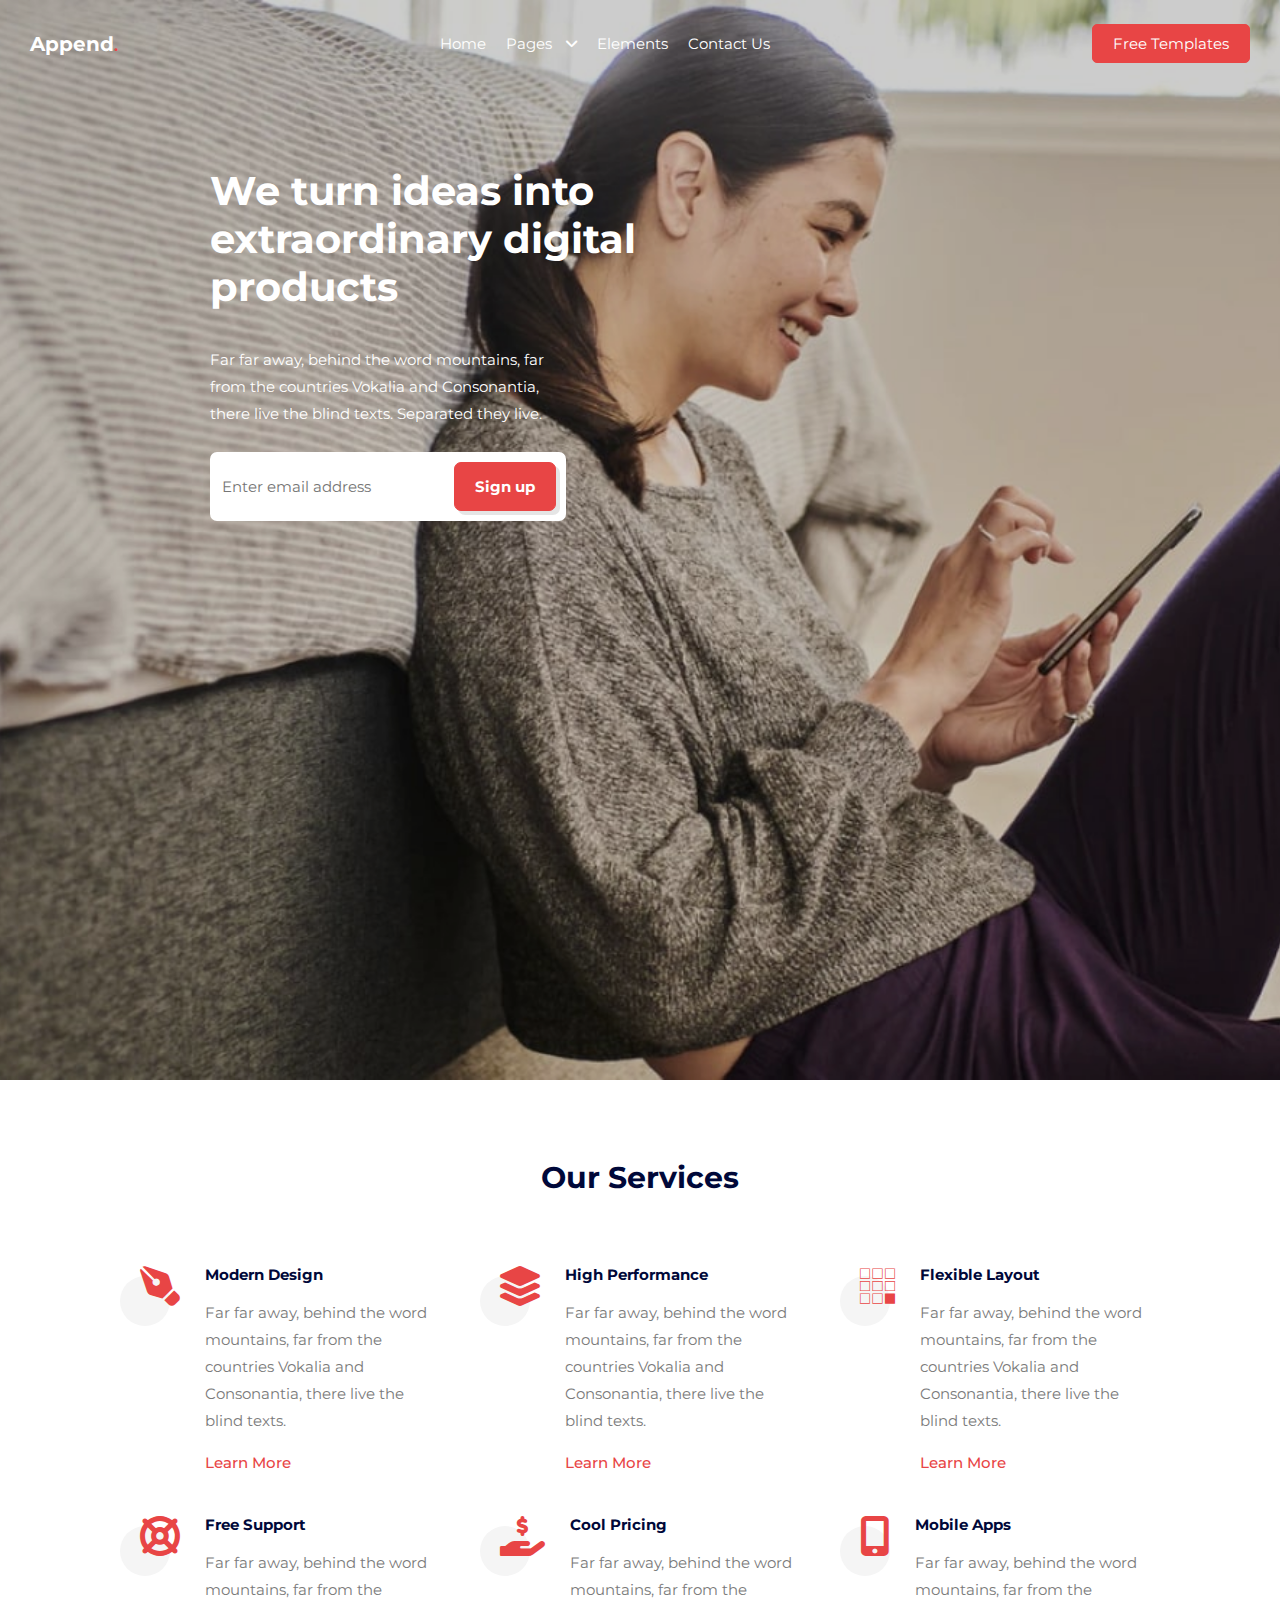
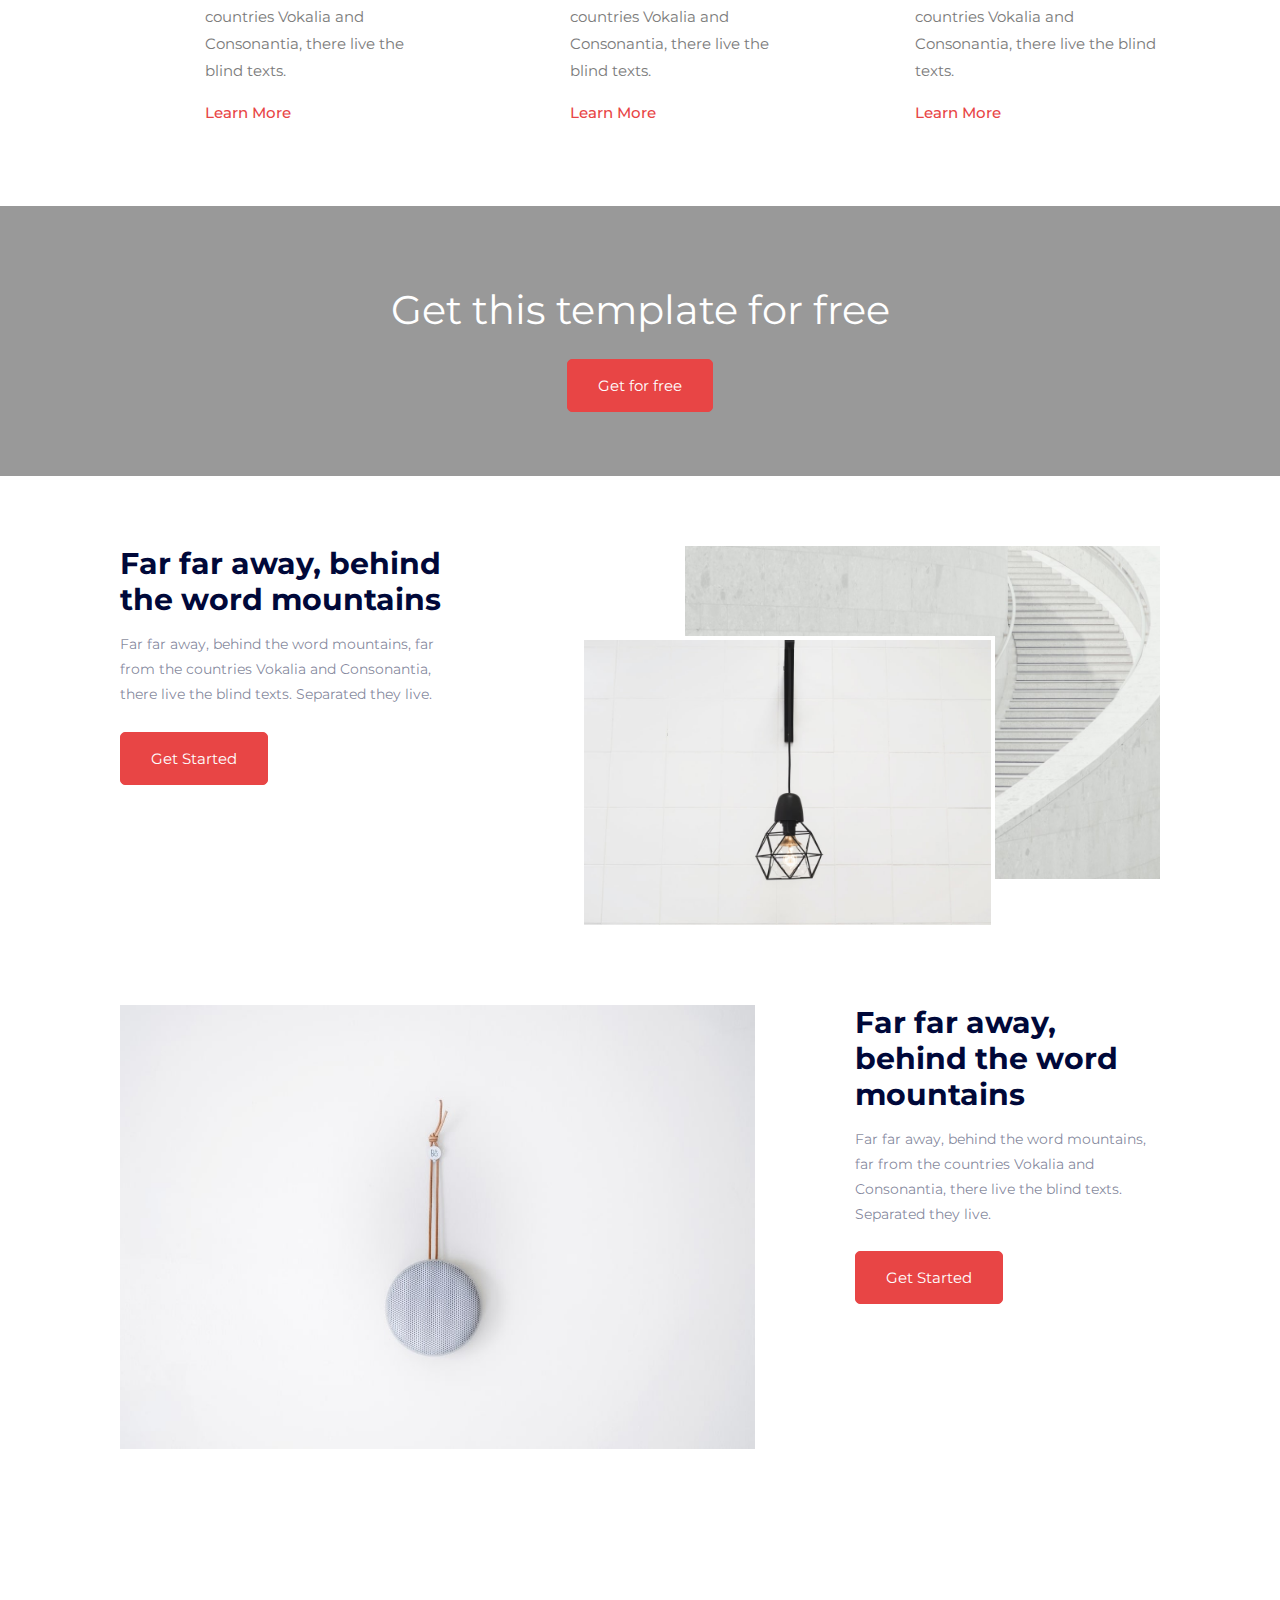
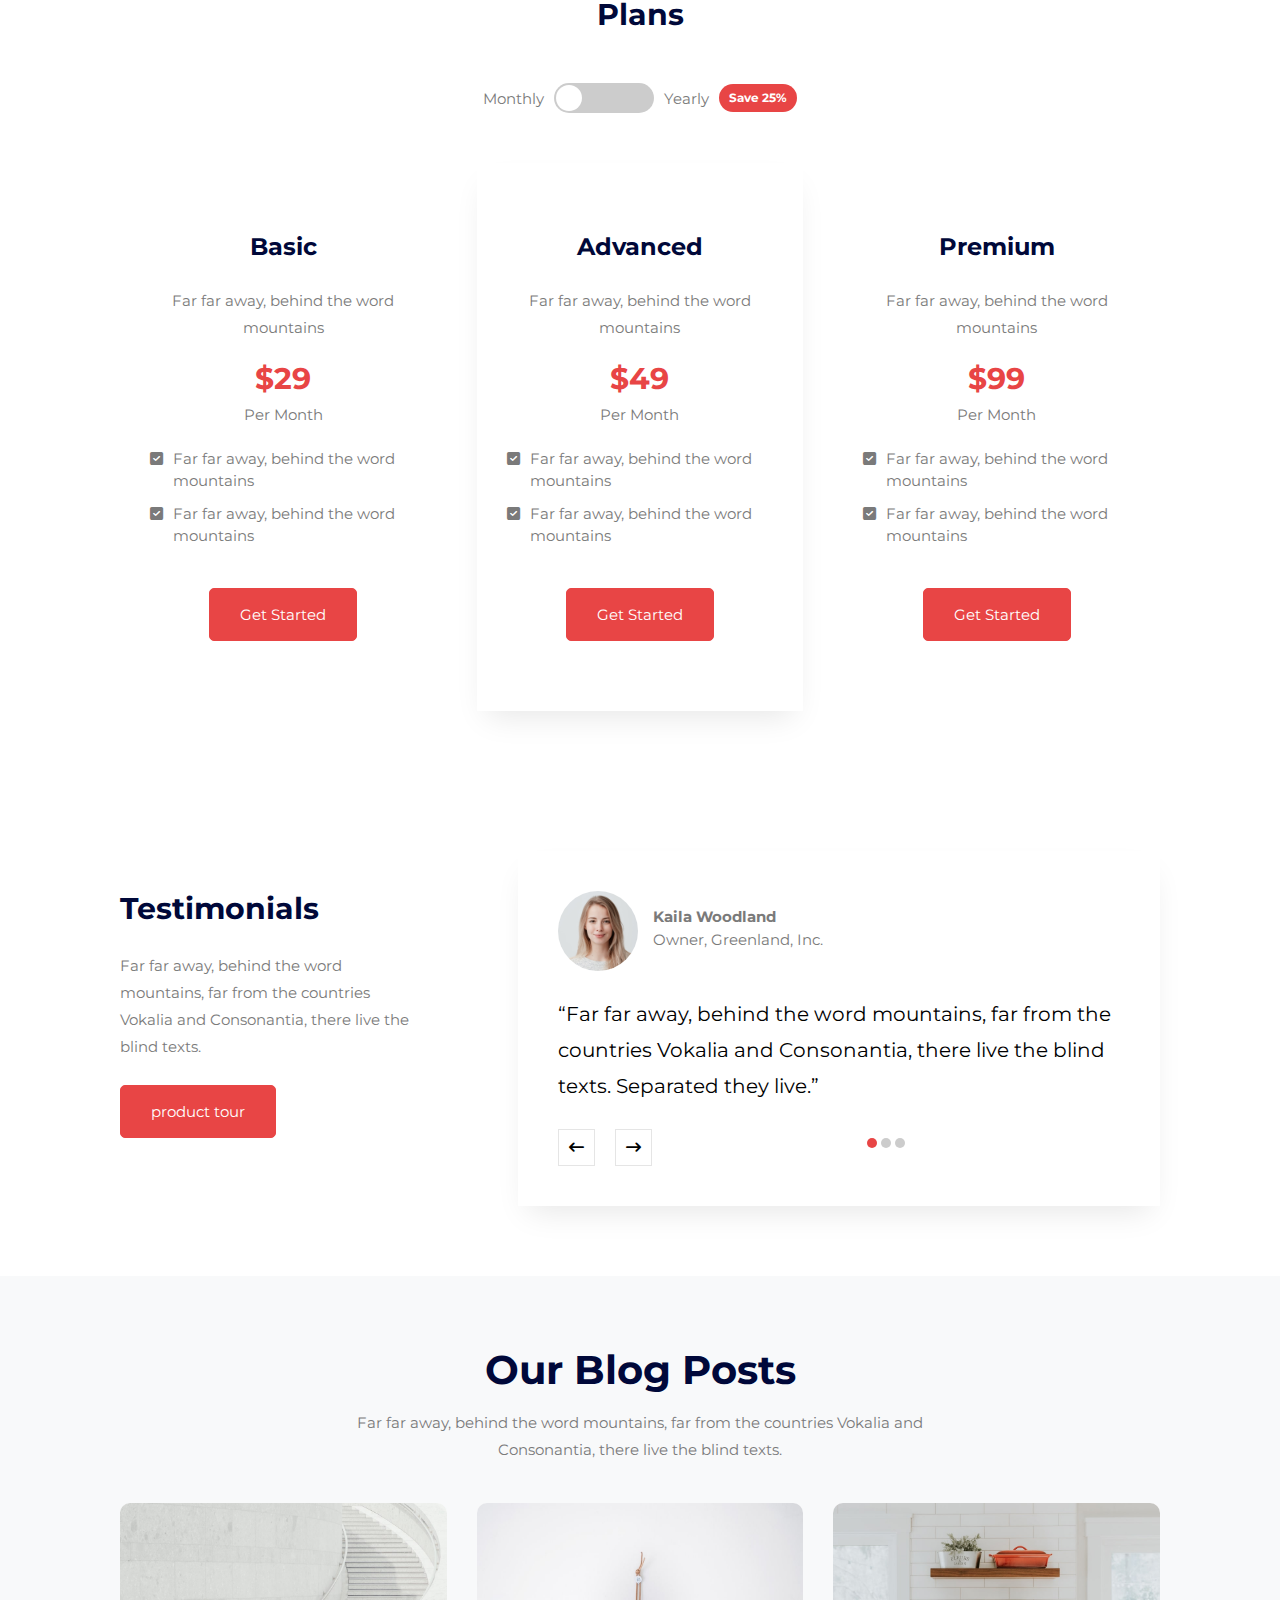
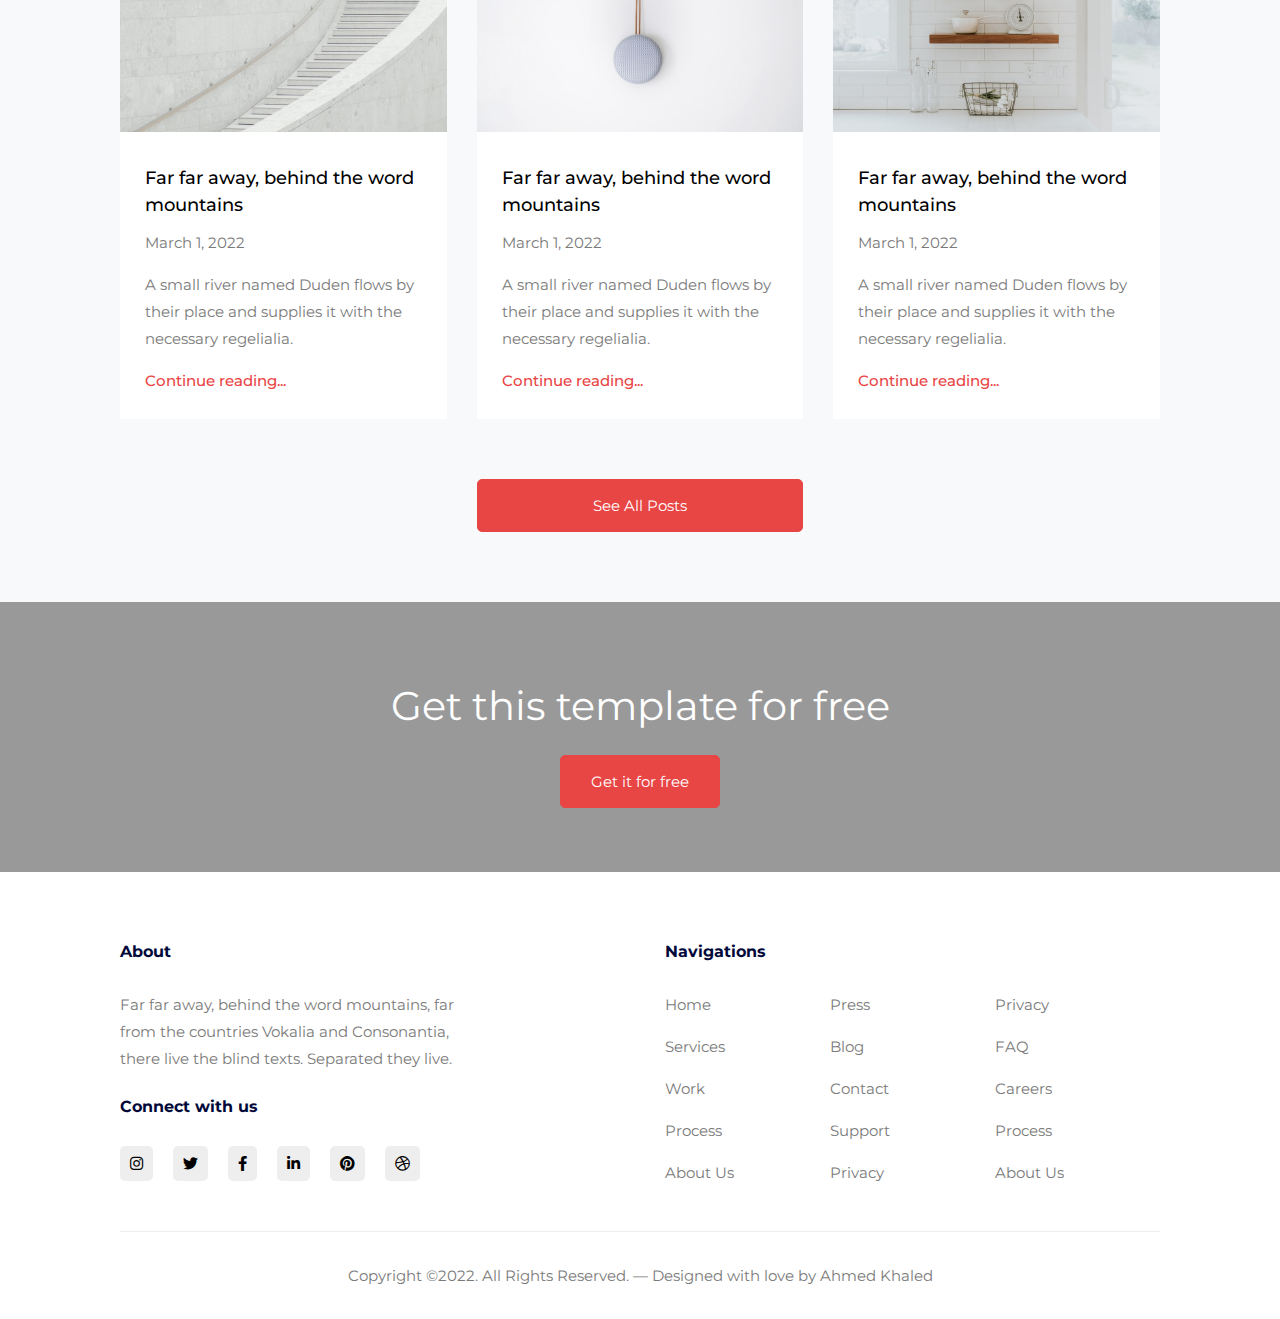
<file: index.html>
<!DOCTYPE html>
<html lang="en">
<head>
    <meta charset="UTF-8">
    <meta http-equiv="X-UA-Compatible" content="IE=edge">
    <meta name="viewport" content="width=device-width, initial-scale=1.0">
    <title>co-append</title>
    <link rel="shortcut icon" href="imgs/favicon.png">
    <link rel="stylesheet" href="css/append.css">
    <link rel="stylesheet" href="css/all.min.css">
    <link rel="stylesheet" href="css/normalize.css">
    <link rel="preconnect" href="https://fonts.googleapis.com">
    <link rel="preconnect" href="https://fonts.gstatic.com" crossorigin>
    <link rel="stylesheet" href="https://fonts.googleapis.com/css2?family=Montserrat:ital,wght@0,100;0,200;0,300;0,400;0,500;0,600;0,700;0,800;0,900;1,100&family=Open+Sans:ital,wght@0,400;0,500;0,700;0,800;1,300&family=Playfair+Display:wght@400;500;600;700;800;900&family=Work+Sans:wght@100;200;300;400;500;600;700;800;900&display=swap">
    <link rel="stylesheet" href="https://fonts.googleapis.com/css2?family=Montserrat:ital,wght@0,100;0,200;0,300;0,400;0,500;0,600;0,700;0,800;0,900;1,100&family=Open+Sans:ital,wght@0,400;0,500;0,700;0,800;1,300&family=Playfair+Display:wght@400;500;600;700;800;900&family=Roboto:ital,wght@0,100;0,300;0,400;0,500;0,700;0,900;1,400&family=Work+Sans:wght@100;200;300;400;500;600;700;800;900&display=swap"></head>
<body>
    <section class="main-header">
        <header>
            <div class="hcontainer">
                <nav class="nav-bar">
                    <div class="logo">
                        <a href="index.html" class="rsta">
                            append<span class="dot">.</span>
                        </a>
                    </div>
                    <ul class="rstul main-links">
                        <li>
                            <a href="#" class="rsta">home</a>
                        </li>
                        <li class="has-children">
                            <a href="#" class="rsta">pages
                                <i class="fa-solid fa-angle-down angle-down"></i>
                            </a>
                            <ul class="rstul down-links brdr-raduis-5px">
                                <li>
                                    <a href="#" class="rsta">portfolio</a>
                                </li>
                                <li>
                                    <a href="#" class="rsta">single</a>
                                </li>
                                <li>
                                    <a href="#" class="rsta">about</a>
                                </li>
                                <li>
                                    <a href="#" class="rsta">contact</a>
                                </li>
                                <li class="has-children">
                                    <a href="#" class="rsta">
                                        menu two
                                        <i class="fa-solid fa-angle-right angle-right"></i>
                                    </a>
                                    <ul class="rstul right-links brdr-raduis-5px">
                                        <li>
                                            <a href="#" class="rsta">sub menu one</a>
                                        </li>
                                        <li>
                                            <a href="#" class="rsta">sub menu two</a>
                                        </li>
                                        <li>
                                            <a href="#" class="rsta">sub menu three</a>
                                        </li>
                                    </ul>
                                </li>
                                <li>
                                    <a href="#" class="rsta">menu three</a>
                                </li>
                            </ul>
                        </li>
                        <li>
                            <a href="#" class="rsta">elements</a>
                        </li>
                        <li>
                            <a href="#" class="rsta">contact us</a>
                        </li>
                    </ul>
                    <div class="template brdr-raduis-5px transition-3ms">
                        <a href="#" class="rsta">free templates</a>
                    </div>
                    <div class="menu-bar">
                        <span class="bar"></span>
                        <span class="bar"></span>
                        <span class="bar"></span>
                    </div>
                </nav>
            </div>
        </header>
        <div class="hero">
            <div class="container">
                <div class="col1">
                    <h1>We turn ideas into extraordinary digital products</h1>
                    <p>Far far away, behind the word mountains, far from the countries Vokalia and Consonantia, there live the blind texts. Separated they live.</p>
                    <form action="">
                        <div class="brdr-raduis-7px">
                            <input type="email" name="email" id="email" placeholder="Enter email address">
                            <input type="submit" value="Sign up" class="brdr-raduis-7px transition-3ms">
                        </div>
                    </form>
                </div>
                <div class="col2"></div>
            </div>
        </div>
    </section>
    <section class="our-services">
        <div class="container">
            <h3 class="title">our services</h3>
            <div class="content">
                <div class="box">
                    <div class="col1">
                        <i class="fa-solid fa-pen-nib pen"></i>
                    </div>
                    <div class="col2">
                        <h4 class="sub-title">modern design</h4>
                        <p class="desc">Far far away, behind the word mountains, far from the countries Vokalia and Consonantia, there live the blind texts.</p>
                        <a href="#" class="rsta more">learn more</a>
                    </div>
                </div>
                <div class="box">
                    <div class="col1">
                        <i class="fa-solid fa-layer-group"></i>
                    </div>
                    <div class="col2">
                        <h4 class="sub-title">high performance</h4>
                        <p>Far far away, behind the word mountains, far from the countries Vokalia and Consonantia, there live the blind texts.</p>
                        <a href="#" class="rsta more">learn more</a>
                    </div>
                </div>
                <div class="box">
                    <div class="col1">
                        <i class="fa-brands fa-buromobelexperte"></i>
                    </div>
                    <div class="col2">
                        <h4 class="sub-title">flexible layout</h4>
                        <p>Far far away, behind the word mountains, far from the countries Vokalia and Consonantia, there live the blind texts.</p>
                        <a href="#" class="rsta more">learn more</a>
                    </div>
                </div>
                <div class="box">
                    <div class="col1">
                        <i class="fa-solid fa-life-ring"></i>
                    </div>
                    <div class="col2">
                        <h4 class="sub-title">free support</h4>
                        <p>Far far away, behind the word mountains, far from the countries Vokalia and Consonantia, there live the blind texts.</p>
                        <a href="#" class="rsta more">learn more</a>
                    </div>
                </div>
                <div class="box">
                    <div class="col1">
                        <i class="fa-solid fa-hand-holding-dollar"></i>
                    </div>
                    <div class="col2">
                        <h4 class="sub-title">cool pricing</h4>
                        <p>Far far away, behind the word mountains, far from the countries Vokalia and Consonantia, there live the blind texts.</p>
                        <a href="#" class="rsta more">learn more</a>
                    </div>
                </div>
                <div class="box">
                    <div class="col1">
                        <i class="fa-solid fa-mobile-screen-button"></i>
                    </div>
                    <div class="col2">
                        <h4 class="sub-title">mobile apps</h4>
                        <p>Far far away, behind the word mountains, far from the countries Vokalia and Consonantia, there live the blind texts.</p>
                        <a href="#" class="rsta more">learn more</a>
                    </div>
                </div>
            </div>
        </div>
    </section>
    <section class="get-free">
        <div class="container">
            <h3>Get this template for free</h3>
            <a href="#" class="red-btn rsta brdr-raduis-5px transition-3ms">Get for free</a>
        </div>
    </section>
    <section class="gallery">
        <div class="container">
            <div class="row1">
                <div class="col1">
                    <h3 class="subsec-title">Far far away, behind the word mountains</h3>
                    <p class="prgrph">Far far away, behind the word mountains, far from the countries Vokalia and Consonantia, there live the blind texts. Separated they live.</p>
                    <a href="#" class="red-btn-get rsta brdr-raduis-5px transition-3ms">Get Started</a>
                </div>
                <div class="col2">
                    <div class="image1">
                        <img src="imgs/img_h_2-min.jpg" alt="">
                    </div>
                    <div class="image2">
                        <img src="imgs/img_h_3-min.jpg" alt="">
                    </div>
                </div>
            </div>
            <div class="row2">
                <div class="col1">
                    <img src="imgs/img_h_5-min.jpg" alt="">
                </div>
                <div class="col2">
                    <h3 class="subsec-title">Far far away, behind the word mountains</h3>
                    <p class="prgrph">Far far away, behind the word mountains, far from the countries Vokalia and Consonantia, there live the blind texts. Separated they live.</p>
                    <a href="#" class="red-btn-get rsta brdr-raduis-5px transition-3ms">Get Started</a>
                </div>
            </div>
        </div>
    </section>
    <section class="plans">
        <div class="container">
            <div class="row1">
                <h3 class="title">plans</h3>
                <div class="swap">
                    <span class="monthly">monthly</span>
                    <span class="fluid">
                        <span class="circle brdr-raduis-50"></span>
                    </span>
                    <span class="yearly">yearly</span>
                    <span class="save">save 25%</span>
                </div>
            </div>
            <div class="row2">
                <div class="plan basic">
                    <div class="top">
                        <h3 class="ttl">basic</h3>
                        <p>Far far away, behind the word mountains</p>
                        <span class="price per-month active">$29</span>
                        <span class="price per-year hide">$299</span>
                        <span class="per">
                            per <span class="month active">month</span><span class="year hide">year</span>
                        </span>
                    </div>
                    <ul class="rstul">
                        <li><i class="fa-solid fa-square-check"></i>Far far away, behind the word mountains</li>
                        <li><i class="fa-solid fa-square-check"></i>Far far away, behind the word mountains</li>
                    </ul>
                    <a href="#" class="red-btn-get rsta brdr-raduis-5px transition-3ms">Get Started</a>
                </div>
                <div class="plan advanced">
                    <div class="top">
                        <h3 class="ttl">advanced</h3>
                        <p>Far far away, behind the word mountains</p>
                        <span class="price per-month active">$49</span>
                        <span class="price per-year hide">$599</span>
                        <span class="per">
                            per <span class="month active">month</span><span class="year hide">year</span>
                        </span>
                    </div>
                    <ul class="rstul">
                        <li><i class="fa-solid fa-square-check"></i>Far far away, behind the word mountains</li>
                        <li><i class="fa-solid fa-square-check"></i>Far far away, behind the word mountains</li>
                    </ul>
                    <a href="#" class="red-btn-get rsta brdr-raduis-5px transition-3ms">Get Started</a>
                </div>
                <div class="plan premium">
                    <div class="top">
                        <h3 class="ttl">premium</h3>
                        <p>Far far away, behind the word mountains</p>
                        <span class="price per-month active">$99</span>
                        <span class="price per-year hide">$1,999</span>                        <span class="per">
                        <span class="per">
                            per <span class="month active">month</span><span class="year hide">year</span>
                        </span>
                    </div>
                    <ul class="rstul">
                        <li><i class="fa-solid fa-square-check"></i>Far far away, behind the word mountains</li>
                        <li><i class="fa-solid fa-square-check"></i>Far far away, behind the word mountains</li>
                    </ul>
                    <a href="#" class="red-btn-get rsta brdr-raduis-5px transition-3ms">Get Started</a>
                </div>
            </div>
        </div>
    </section>
    <section class="testimonials">
        <div class="container">
            <div class="col1">
                <h3 class="ttl">testimonials</h3>
                <p>Far far away, behind the word mountains, far from the countries Vokalia and Consonantia, there live the blind texts.</p>
                <a href="#" class="red-btn-get rsta brdr-raduis-5px transition-3ms">product tour</a>
            </div>
            <div class="col2">
                <div class="image">
                    <img class="brdr-raduis-50" src="imgs/person_4-min.jpg" alt="">
                    <div class="info">
                        <h4>kaila woodland</h4>
                        <span>owner, greenland, inc.</span>
                    </div>
                </div>
                <q>Far far away, behind the word mountains, far from the countries Vokalia and Consonantia, there live the blind texts. Separated they live.</q>
                <div class="controle">
                    <div class="arrows">
                        <i class="fa-solid fa-arrow-left-long arrow-left transition-3ms"></i>
                        <i class="fa-solid fa-arrow-right-long arrow-right transition-3ms"></i>
                    </div>
                    <div class="btns">
                        <span class="active brdr-raduis-50 transition-3ms"></span>
                        <span class="brdr-raduis-50 transition-3ms"></span>
                        <span class="brdr-raduis-50 transition-3ms"></span>
                    </div>
                    <div></div>
                </div>
            </div>
        </div>
    </section>
    <section class="blog-posts">
        <div class="container">
            <div class="row1">
                <h3 class="subsec-title">our blog posts</h3>
                <p>Far far away, behind the word mountains, far from the countries Vokalia and Consonantia, there live the blind texts.</p>
            </div>
            <div class="row2">
                <div class="box transition-5ms">
                    <img src="imgs/img_h_3-min.jpg" alt="">
                    <div class="content">
                        <h4>Far far away, behind the word mountains</h4>
                        <span>March 1, 2022</span>
                        <p>A small river named Duden flows by their place and supplies it with the necessary regelialia.</p>
                        <a href="#" class="rsta">Continue reading...</a>
                    </div>
                </div>
                <div class="box transition-5ms">
                    <img src="imgs/img_h_5-min.jpg" alt="">
                    <div class="content">
                        <h4>Far far away, behind the word mountains</h4>
                        <span>March 1, 2022</span>
                        <p>A small river named Duden flows by their place and supplies it with the necessary regelialia.</p>
                        <a href="#" class="rsta">Continue reading...</a>
                    </div>
                </div>
                <div class="box transition-5ms">
                    <img src="imgs/img_h_7-min.jpg" alt="">
                    <div class="content">
                        <h4>Far far away, behind the word mountains</h4>
                        <span>March 1, 2022</span>
                        <p>A small river named Duden flows by their place and supplies it with the necessary regelialia.</p>
                        <a href="#" class="rsta">Continue reading...</a>
                    </div>
                </div>
            </div>
            <div class="row3">
                <div></div>
                <a href="#" class="red-btn-get rsta brdr-raduis-5px transition-3ms">See All Posts</a>
                <div></div>
            </div>
        </div>
    </section>
    <section class="get-template">
        <div class="container">
            <h3>Get this template for free</h3>
            <a href="#" class="red-btn rsta brdr-raduis-5px transition-3ms">Get it for free</a>
        </div>
    </section>
    <footer>
        <div class="container">
            <div class="row1">
                <div class="col1">
                    <h4 class="sml-ttl">About</h4>
                    <p>Far far away, behind the word mountains, far from the countries Vokalia and Consonantia, there live the blind texts. Separated they live.</p>
                    <h4 class="sml-ttl">Connect with us</h4>
                    <ul class="rstul social">
                        <li>
                            <a href="#" class="rsta">
                                <i class="fa-brands fa-instagram"></i>
                            </a>
                        </li>
                        <li>
                            <a href="#" class="rsta">
                                <i class="fa-brands fa-twitter"></i>
                            </a>
                        </li>
                        <li>
                            <a href="#" class="rsta">
                                <i class="fa-brands fa-facebook-f"></i>
                            </a>
                        </li>
                        <li>
                            <a href="#" class="rsta">
                                <i class="fa-brands fa-linkedin-in"></i>
                            </a>
                        </li>
                        <li>
                            <a href="#" class="rsta">
                                <i class="fa-brands fa-pinterest"></i>
                            </a>
                        </li>
                        <li>
                            <a href="#" class="rsta">
                                <i class="fa-brands fa-dribbble"></i>
                            </a>
                        </li>
                    </ul>
                </div>
                <div class="col2">
                    <h4 class="sml-ttl">Navigations</h4>
                    <div class="links">
                        <ul class="rstul">
                            <li>
                                <a href="#" class="rsta">home</a>
                            </li>
                            <li>
                                <a href="#" class="rsta">services</a>
                            </li>
                            <li>
                                <a href="#" class="rsta">work</a>
                            </li>
                            <li>
                                <a href="#" class="rsta">process</a>
                            </li>
                            <li>
                                <a href="#" class="rsta">about us</a>
                            </li>
                        </ul>
                        <ul class="rstul">
                            <li>
                                <a href="#" class="rsta">press</a>
                            </li>
                            <li>
                                <a href="#" class="rsta">blog</a>
                            </li>
                            <li>
                                <a href="#" class="rsta">contact</a>
                            </li>
                            <li>
                                <a href="#" class="rsta">support</a>
                            </li>
                            <li>
                                <a href="#" class="rsta">privacy</a>
                            </li>
                        </ul>
                        <ul class="rstul">
                            <li>
                                <a href="#" class="rsta">privacy</a>
                            </li>
                            <li>
                                <a href="#" class="rsta">FAQ</a>
                            </li>
                            <li>
                                <a href="#" class="rsta">careers</a>
                            </li>
                            <li>
                                <a href="#" class="rsta">process</a>
                            </li>
                            <li>
                                <a href="#" class="rsta">about us</a>
                            </li>
                        </ul>
                    </div>
                </div>
            </div>
            <div class="row2">
                Copyright &copy;2022. All Rights Reserved. — Designed with love by Ahmed Khaled
            </div>
        </div>
    </footer>
    <script src="js/append.js"></script>
</body>
</html>
</file>
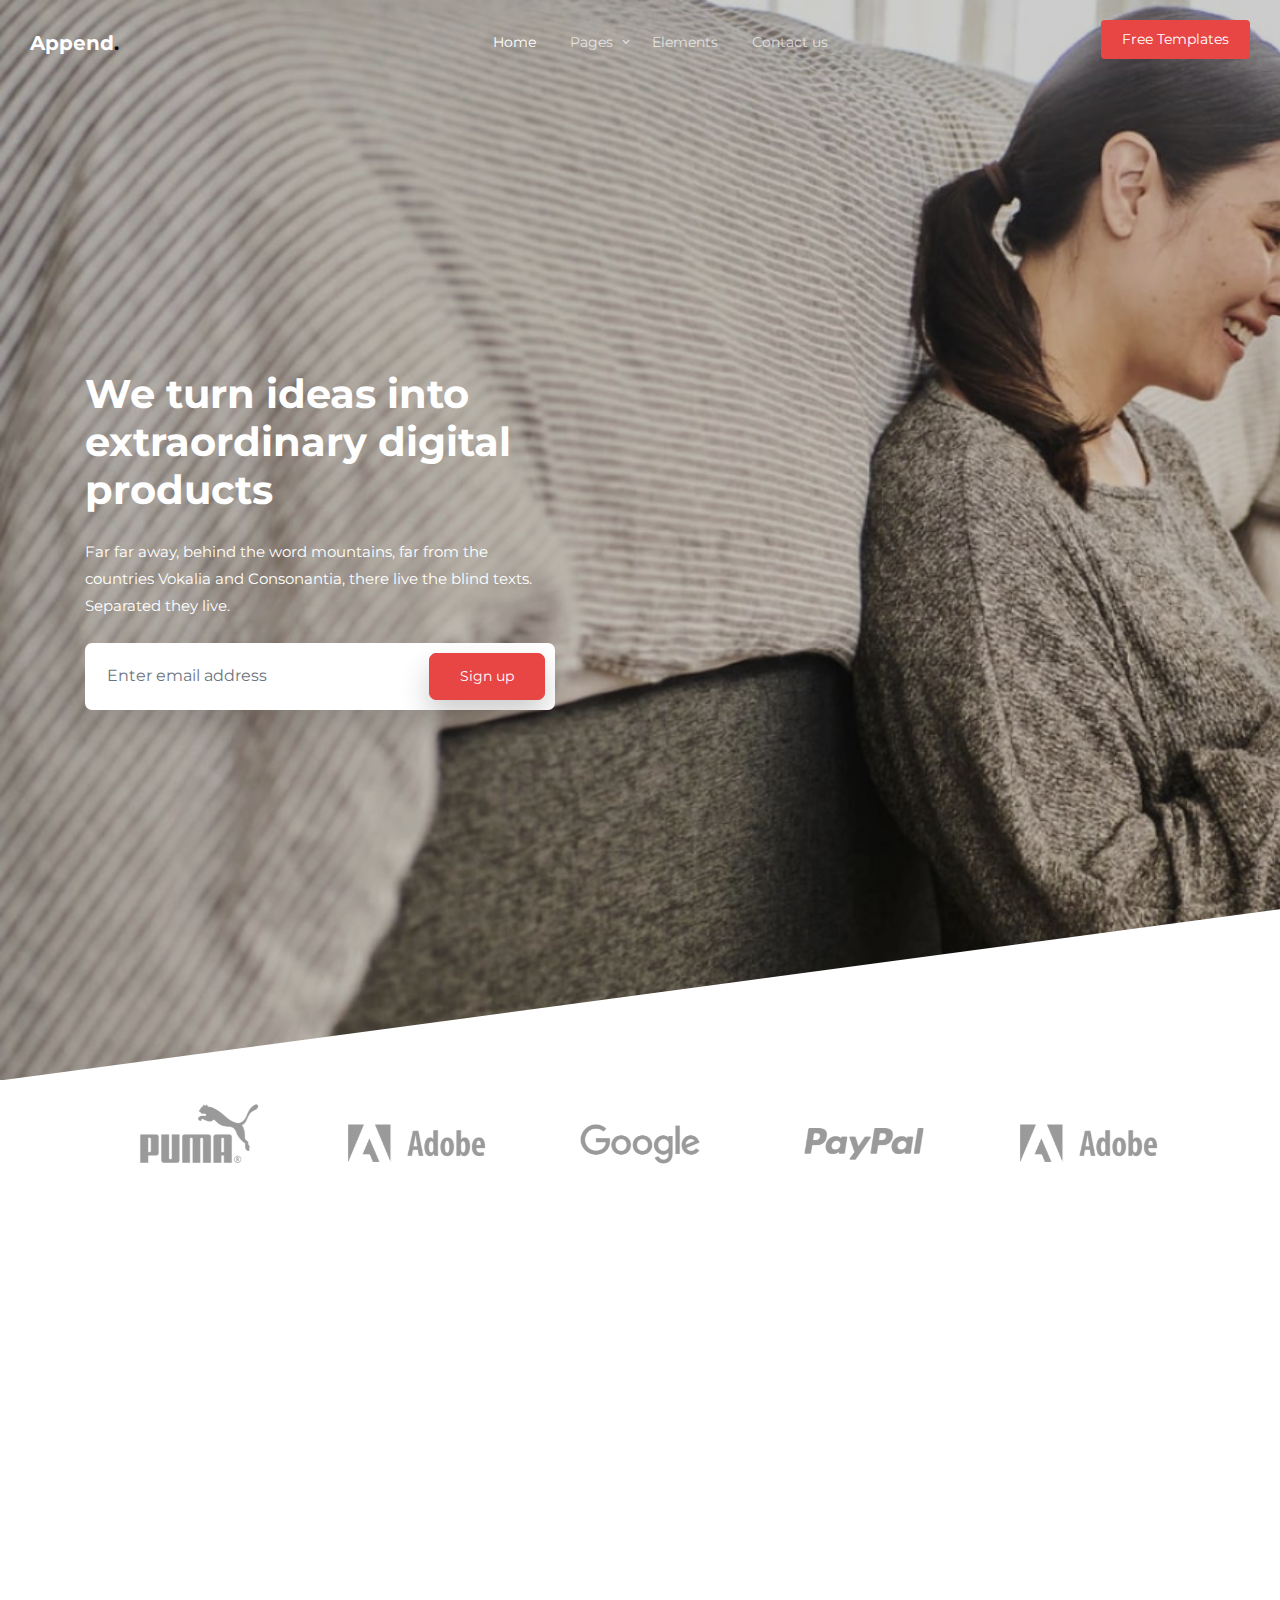
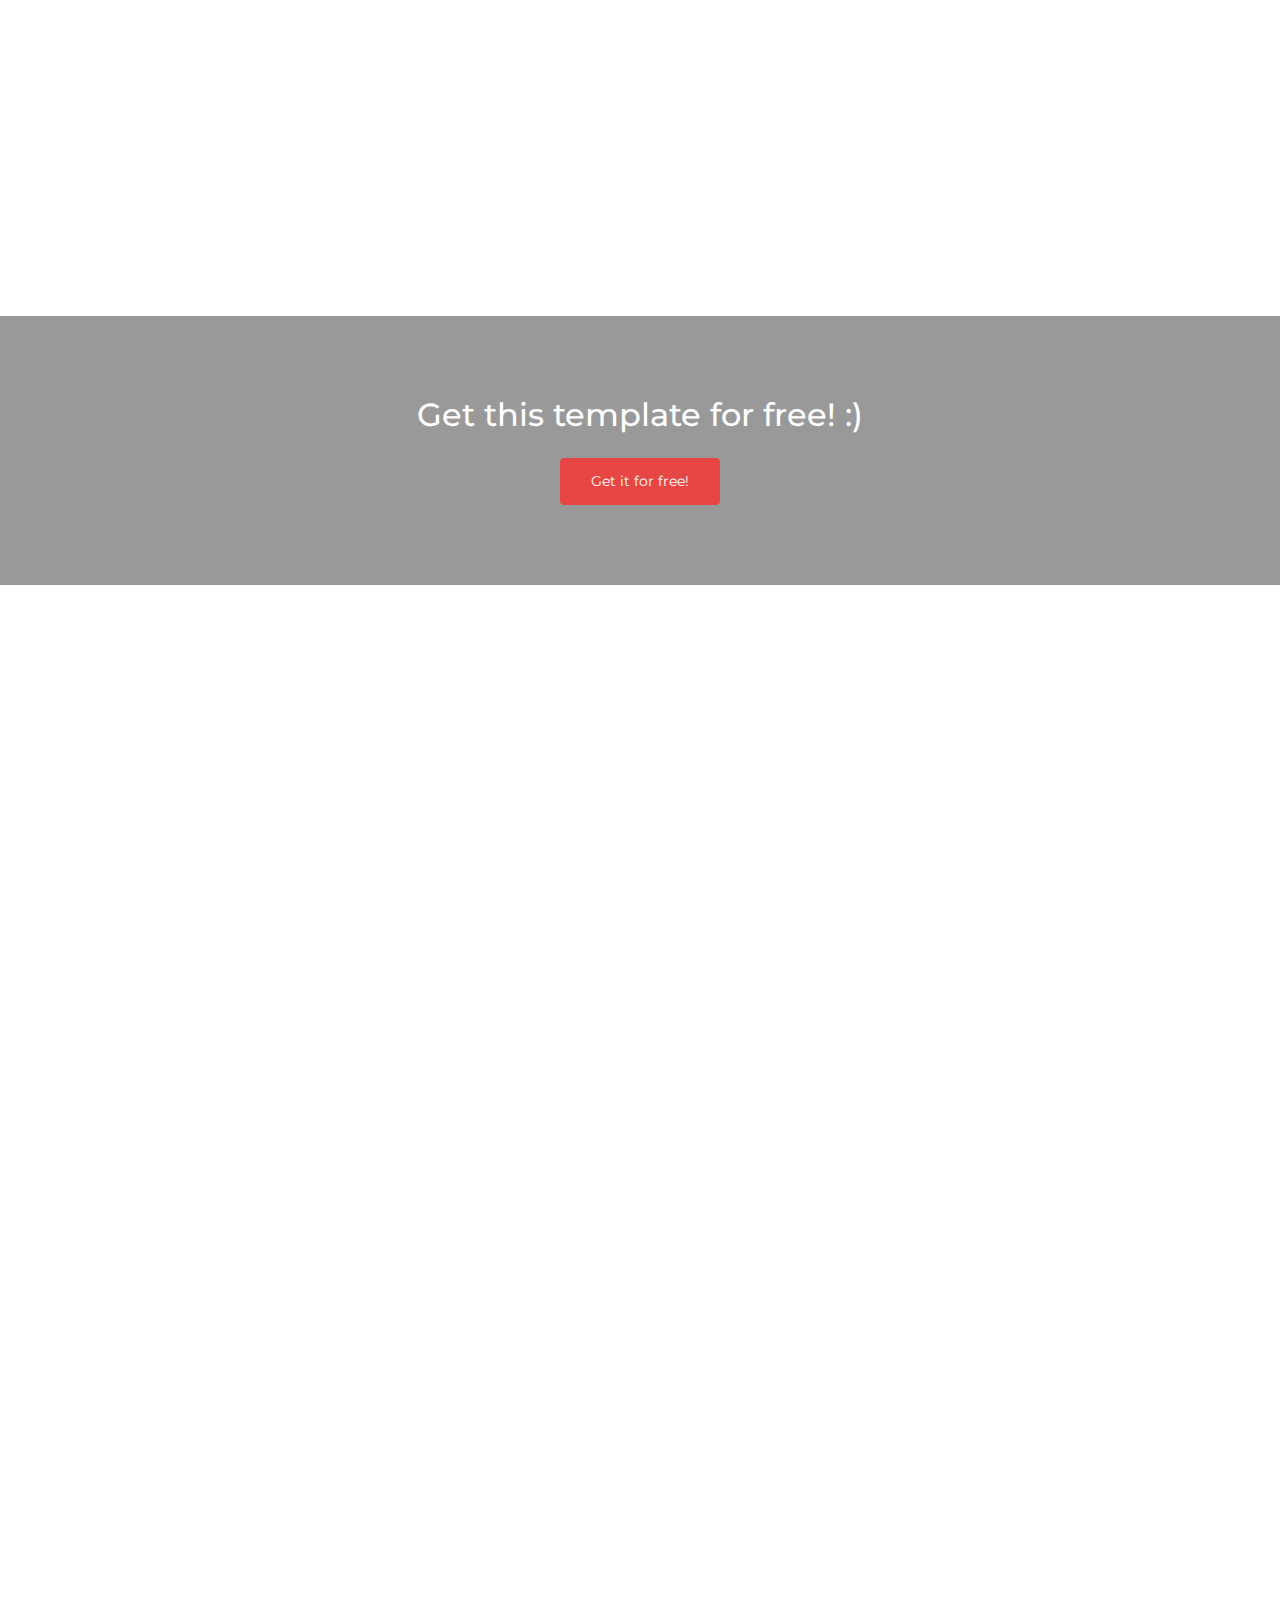
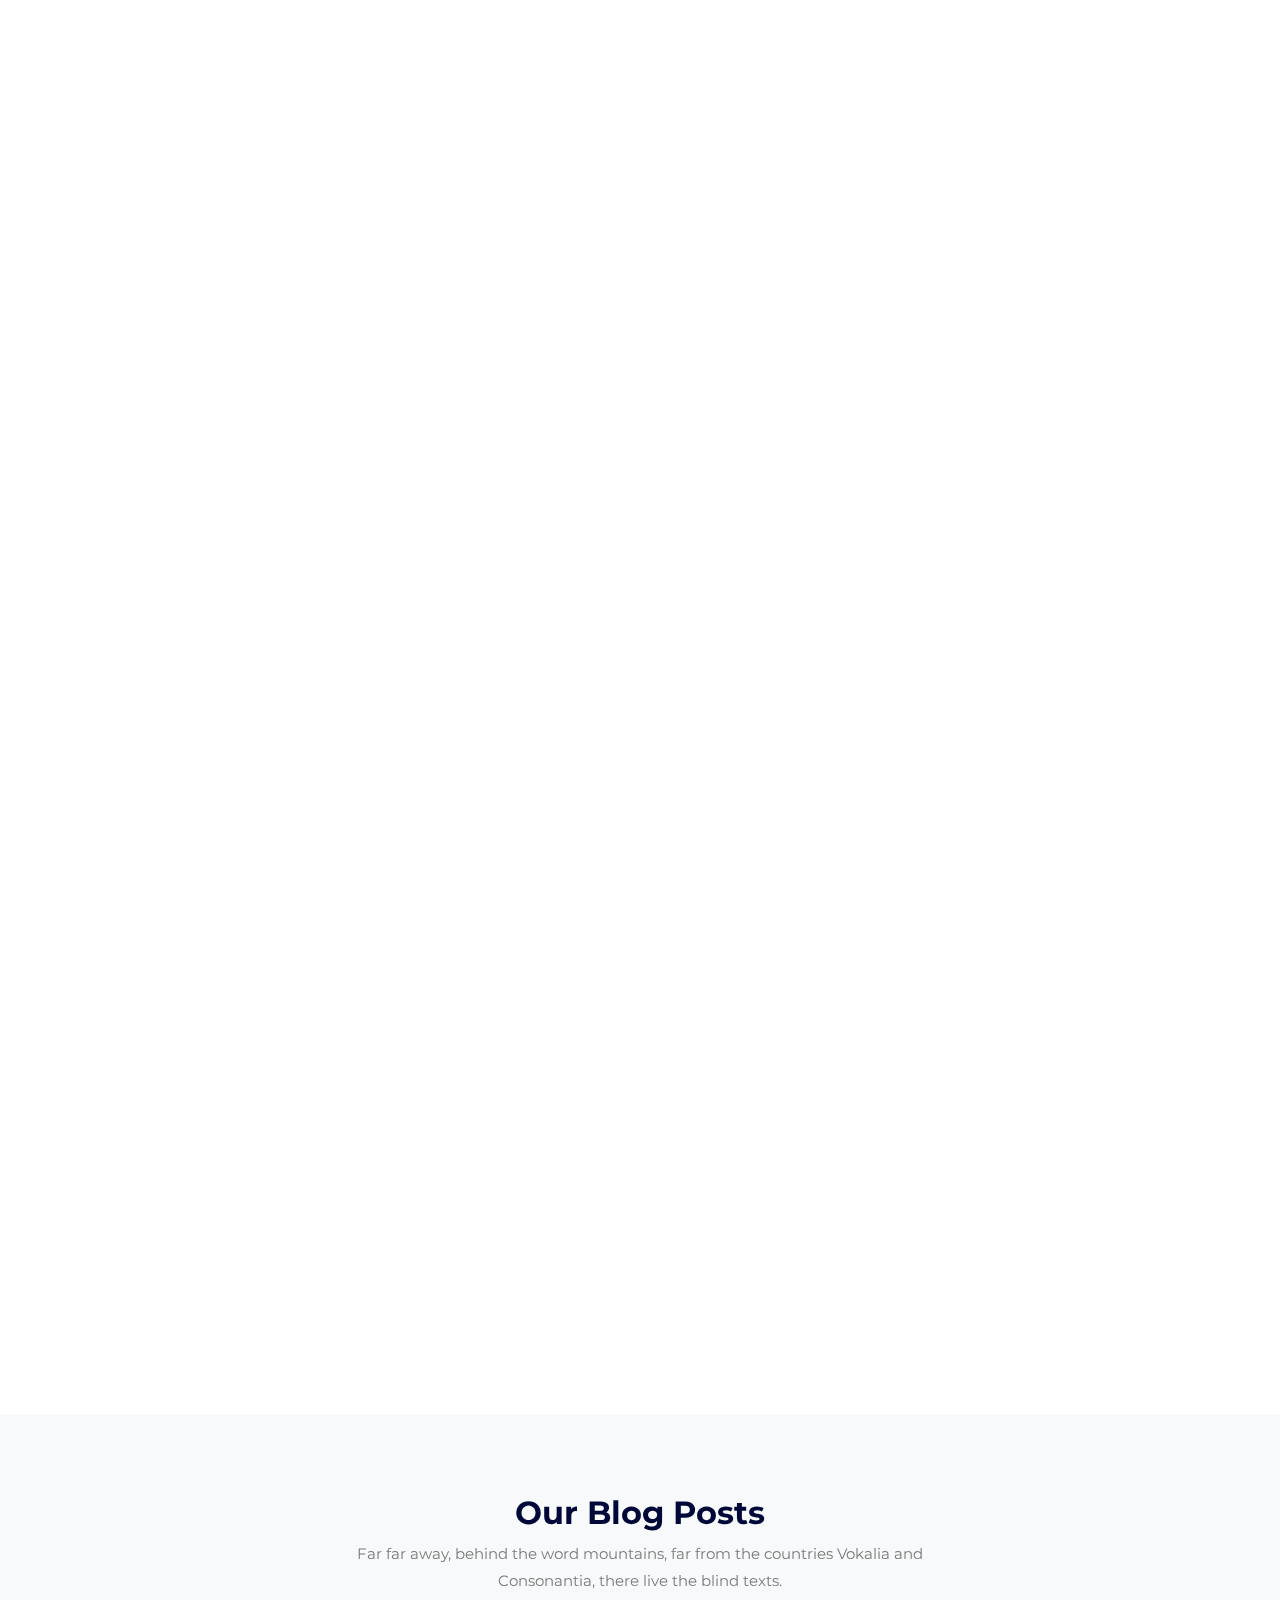
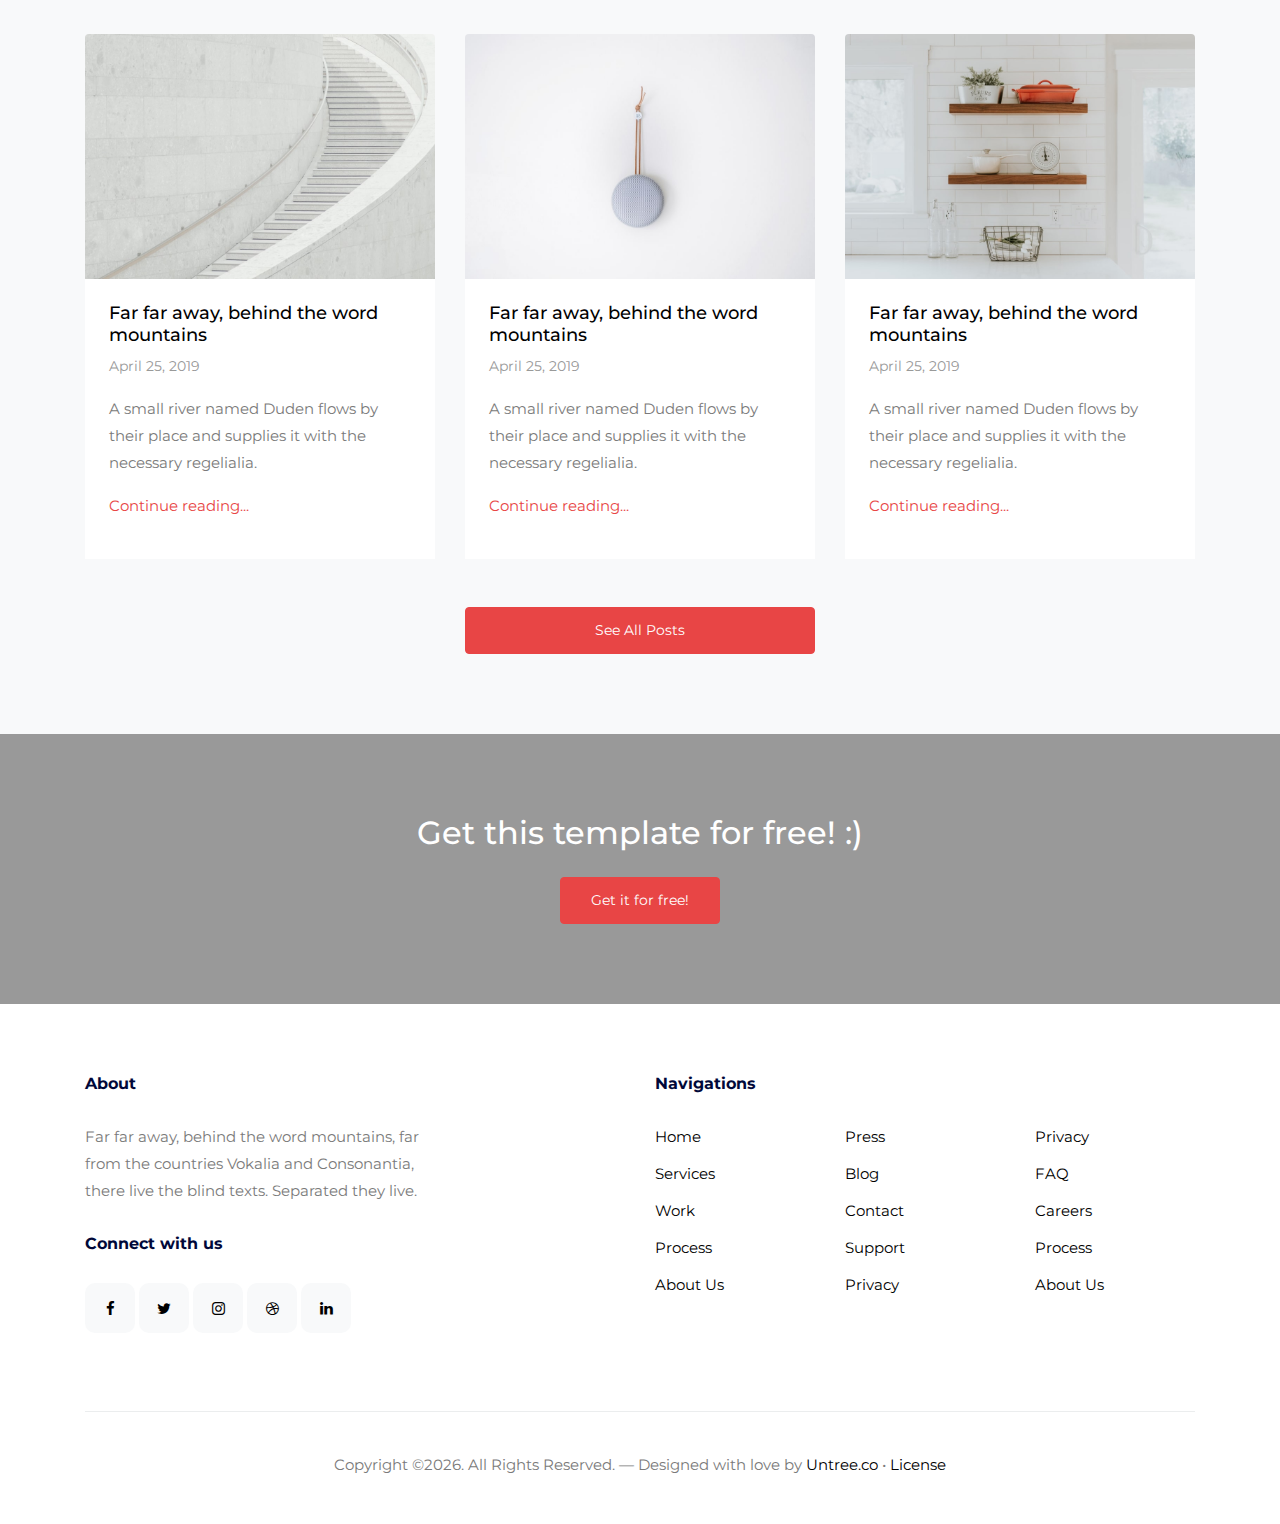
<file: res/untree.co-append/index.html>
<!-- /*
* Template Name: Append
* Template Author: Untree.co
* Tempalte URI: https://untree.co/
* License: https://creativecommons.org/licenses/by/3.0/
*/ -->
<!doctype html>
<html lang="en">
<head>
  <meta charset="utf-8">
  <meta name="viewport" content="width=device-width, initial-scale=1, shrink-to-fit=no">
  <meta name="author" content="Untree.co">
  <link rel="shortcut icon" href="favicon.png">

  <meta name="description" content="" />
  <meta name="keywords" content="bootstrap, bootstrap4" />


  <link href="https://fonts.googleapis.com/css2?family=Montserrat:wght@300;400;700&display=swap" rel="stylesheet">
  
  <link rel="stylesheet" href="css/bootstrap.min.css">
  <link rel="stylesheet" href="css/owl.carousel.min.css">
  <link rel="stylesheet" href="css/owl.theme.default.min.css">
  <link rel="stylesheet" href="fonts/icomoon/style.css">
  <link rel="stylesheet" href="fonts/feather/style.css">
  <link rel="stylesheet" href="fonts/flaticon/font/flaticon.css">
  <link rel="stylesheet" href="css/jquery.fancybox.min.css">
  <link rel="stylesheet" href="css/aos.css">
  <link rel="stylesheet" href="css/style.css">

  <title>Append Free HTML Template by Untree.co</title>
</head>
<body>


    <div class="site-mobile-menu site-navbar-target">
      <div class="site-mobile-menu-header">
        <div class="site-mobile-menu-close">
          <span class="icofont-close js-menu-toggle"></span>
        </div>
      </div>
      <div class="site-mobile-menu-body"></div>
    </div>
    
    <div class="container">


      <nav class="site-nav">
        <div class="logo">
          <a href="index.html" class="text-white">Append<span class="text-black">.</span></a>
        </div>
        <div class="row align-items-center">
          
          
          <div class="col-12 col-sm-12 col-lg-12 site-navigation text-center">
            <ul class="js-clone-nav d-none d-lg-inline-block text-left site-menu">
              <li class="active"><a href="index.html">Home</a></li>
              <li class="has-children">
                <a href="#">Pages</a>
                <ul class="dropdown">
                  <li><a href="portfolio.html">Portfolio</a></li>
                  <li><a href="single.html">Single</a></li>
                  <li><a href="about.html">About</a></li>
                  <li><a href="contact.html">Contact</a></li>

                  <li class="has-children">
                    <a href="#">Menu Two</a>
                    <ul class="dropdown">
                      <li><a href="#">Sub Menu One</a></li>
                      <li><a href="#">Sub Menu Two</a></li>
                      <li><a href="#">Sub Menu Three</a></li>
                    </ul>
                  </li>
                  <li><a href="#">Menu Three</a></li>
                </ul>
              </li>
              <li><a href="elements.html">Elements</a></li>
              <li><a href="contact.html">Contact us</a></li>
            </ul>

            <ul class="js-clone-nav d-none d-lg-inline-block text-left site-menu float-right menu-absolute">
              <li class="cta-button"><a href="https://untree.co/" target="_blank">Free Templates</a></li>
            </ul>

            <a href="#" class="burger light ml-auto site-menu-toggle js-menu-toggle d-block d-lg-none" data-toggle="collapse" data-target="#main-navbar">
              <span></span>
            </a>

          </div>

        </div>  
      </nav> <!-- END nav -->

    </div> <!-- END container -->


    <div class="hero-slant overlay" data-stellar-background-ratio="0.5" style="background-image: url('images/hero-min.jpg')">

      <div class="container">
        <div class="row align-items-center justify-content-between">
          <div class="col-lg-7 intro">
            <h1 class="text-white font-weight-bold mb-4" data-aos="fade-up" data-aos-delay="0">We turn ideas into extraordinary digital products</h1>
            <p class="text-white mb-4" data-aos="fade-up" data-aos-delay="100">Far far away, behind the word mountains, far from the countries Vokalia and Consonantia, there live the blind texts. Separated they live.</p>
            <form action="#" class="sign-up-form d-flex" data-aos="fade-up" data-aos-delay="200">
              <input type="text" class="form-control" placeholder="Enter email address">
              <input type="submit" class="btn btn-primary" value="Sign up">
            </form>
          
          </div>
          
          
        </div>

        
      </div>

      <div class="slant" style="background-image: url('images/slant.svg');"></div>
    </div>

    <div class="py-3">
      <div class="container">

        <div class="owl-logos owl-carousel">
          <div class="item">
            <img src="images/logo-puma.png" alt="Image" class="img-fluid">
          </div>
          <div class="item">
            <img src="images/logo-adobe.png" alt="Image" class="img-fluid">
          </div>
          <div class="item">
            <img src="images/logo-google.png" alt="Image" class="img-fluid">
          </div>
          <div class="item">
            <img src="images/logo-paypal.png" alt="Image" class="img-fluid">
          </div>
          <div class="item">
            <img src="images/logo-adobe.png" alt="Image" class="img-fluid">
          </div>
          <div class="item">
            <img src="images/logo-google.png" alt="Image" class="img-fluid">
          </div>
          

        </div>
        
            
      </div>
      
    </div>

    
     <div class="site-section">
      <div class="container">
        <div class="row mb-5">
          <div class="col-12 text-center"  data-aos="fade-up">
            <h2 class="heading font-weight-bold mb-3">Our Services</h2>
          </div>
        </div>
        <div class="row align-items-stretch">
          <div class="col-md-6 col-lg-4 mb-4 mb-lg-4" data-aos="fade-up">
            <div class="unit-4 d-flex">
              <div class="unit-4-icon mr-4">
                <span class="feather-pen-tool"></span>
              </div>
              <div>
                <h3>Modern Design</h3>
                <p>Far far away, behind the word mountains, far from the countries Vokalia and Consonantia, there live the blind texts. </p>
                <p><a href="#">Learn More</a></p>
              </div>
            </div>
          </div>
          <div class="col-md-6 col-lg-4 mb-4 mb-lg-4" data-aos="fade-up" data-aos-delay="100">
            <div class="unit-4 d-flex">
              <div class="unit-4-icon mr-4">
                <span class="feather-layers"></span>
              </div>
              <div>
                <h3>High Performance</h3>
                <p>Far far away, behind the word mountains, far from the countries Vokalia and Consonantia, there live the blind texts. </p>
                <p><a href="#">Learn More</a></p>
              </div>
            </div>
          </div>
          <div class="col-md-6 col-lg-4 mb-4 mb-lg-4" data-aos="fade-up" data-aos-delay="200">
            <div class="unit-4 d-flex">
              <div class="unit-4-icon mr-4">
                <span class="feather-layout"></span>
              </div>
              <div>
                <h3>Flexible Layout</h3>
                <p>Far far away, behind the word mountains, far from the countries Vokalia and Consonantia, there live the blind texts. </p>
                <p><a href="#">Learn More</a></p>
              </div>
            </div>
          </div>


          <div class="col-md-6 col-lg-4 mb-4 mb-lg-4" data-aos="fade-up" data-aos-delay="300">
            <div class="unit-4 d-flex">
              <div class="unit-4-icon mr-4">
                <span class="feather-life-buoy"></span>
              </div>
              <div>
                <h3>Free Support</h3>
                <p>Far far away, behind the word mountains, far from the countries Vokalia and Consonantia, there live the blind texts. </p>
                <p><a href="#">Learn More</a></p>
              </div>
            </div>
          </div>
          <div class="col-md-6 col-lg-4 mb-4 mb-lg-4" data-aos="fade-up" data-aos-delay="400">
            <div class="unit-4 d-flex">
              <div class="unit-4-icon mr-4">
                <span class="feather-shopping-bag"></span>
              </div>
              <div>
                <h3>Cool Pricing</h3>
                <p>Far far away, behind the word mountains, far from the countries Vokalia and Consonantia, there live the blind texts. </p>
                <p><a href="#">Learn More</a></p>
              </div>
            </div>
          </div>
          <div class="col-md-6 col-lg-4 mb-4 mb-lg-4" data-aos="fade-up" data-aos-delay="500">
            <div class="unit-4 d-flex">
              <div class="unit-4-icon mr-4">
                <span class="feather-smartphone"></span>
              </div>
              <div>
                <h3>Mobile Apps</h3>
                <p>Far far away, behind the word mountains, far from the countries Vokalia and Consonantia, there live the blind texts. </p>
                <p><a href="#">Learn More</a></p>
              </div>
            </div>
          </div>

        </div>
      </div>
    </div>

    
    <div class="site-section overlay site-cover-2" style="background-image: url('images/img_v_3-min.jpg')">
      <div class="container">
        <div class="row">
          <div class="col-lg-7 mx-auto text-center">
            <h2 class="text-white mb-4">Get this template for free! :)</h2>
            <p class="mb-0"><a href="https://untree.co/" rel="noopener" class="btn btn-primary">Get it for free!</a></p>
          </div>
        </div>
      </div>
    </div>


    <div class="features-lg ">
      <div class="container">
        <div class="row feature align-items-center justify-content-between">
          <div class="col-lg-7 section-stack order-lg-2 mb-4 mb-lg-0 position-relative" data-aos="fade-up" data-aos-delay="0">

            <div class="image-stack">
              <div class="image-stack__item image-stack__item--top">
                <img src="images/img_h_2-min.jpg" alt="">
              </div>
              <div class="image-stack__item image-stack__item--bottom">
                <img src="images/img_h_3-min.jpg" alt="">
              </div>
            </div>

          </div>
          <div class="col-lg-4 section-title" data-aos="fade-up" data-aos-delay="100">
            
            <h2 class="font-weight-bold mb-4 heading">Far far away, behind the word mountains</h2>
            <p class="mb-4">Far far away, behind the word mountains, far from the countries Vokalia and Consonantia, there live the blind texts. Separated they live.</p>
            <p><a href="#" class="btn btn-primary">Get Started</a></p>

          </div>
          
        </div>
      </div>
    </div>
    
    <div class="features-lg">
      <div class="container">
        
        <div class="row feature align-items-center justify-content-between">
          <div class="col-lg-7 mb-4 mb-lg-0 section-stack" data-aos="fade-up" data-aos-delay="0">
            <img src="images/img_h_5-min.jpg" alt="Image" class="img-fluid">
          </div>
          <div class="col-lg-4 section-title" data-aos="fade-up" data-aos-delay="100">
            
            <h2 class="font-weight-bold mb-4">Far far away, behind the word mountains</h2>
            <p class="mb-4">Far far away, behind the word mountains, far from the countries Vokalia and Consonantia, there live the blind texts. Separated they live.</p>
            <p><a href="#" class="btn btn-primary">Get Started</a></p>

          </div>
          
        </div>

      </div>
    </div>



    <div class="pricing-section">
      <div class="container">
        <div class="section-title text-center mb-5" data-aos="fade-up" data-aos-delay="0">
          <h2 class="heading font-weight-bold mb-5">Plans</h2>

          <div class="switch-plan">
            
            <div class="d-inline-flex align-items-center">
              <div class="period">Monthly</div>
              <a href="#" class="period-toggle js-period-toggle"></a>
              <div class="period"><span class="mr-2">Yearly</span><span class="save-percent">Save 25%</span></div>
            </div>

          </div>
        </div>
        

        <div class="row">
          <div class="col-md-6 col-lg-4" data-aos="fade-up" data-aos-delay="0">
            <div class="pricing-item ">
              <h3>Basic</h3>
              <div class="description">
                <p>Far far away, behind the word mountains</p>
              </div>
              <div class="period-change mb-4 d-block">
                <div class="price-wrap">
                  <div class="price">
                    <div>
                      <div>$29</div>
                      <div>$299</div>
                    </div>
                  </div>
                </div>
                <div class="d-inline-flex align-items-center text-center period-wrap">
                  <div class="d-inline-block mr-1">Per</div>
                  <div class="d-block text-left period">
                    <div>
                      <div>Month</div>
                      <div>Year</div>
                    </div>
                  </div>
                </div>
              </div>
              <ul class="list-unstyled mb-4">
                <li class="d-flex"><span class="feather-check-square mr-2 mt-1"></span><span>Far far away, behind the word mountains</span></li>
                <li class="d-flex"><span class="feather-check-square mr-2 mt-1"></span><span>Far far away, behind the word mountains</span></li>
              </ul>
              <div>
                <a href="#" class="btn btn-primary">Get Started</a>
              </div>
            </div>
          </div>

          <div class="col-md-6 col-lg-4" data-aos="fade-up" data-aos-delay="100">
            <div class="pricing-item active">
              <h3>Advanced</h3>
              <div class="description">
                <p>Far far away, behind the word mountains</p>
              </div>
              <div class="period-change mb-4 d-block">
                <div class="price-wrap">
                  <div class="price">
                    <div>
                      <div>$49</div>
                      <div>$599</div>
                    </div>
                  </div>
                </div>
                <div class="d-inline-flex align-items-center text-center period-wrap">
                  <div class="d-inline-block mr-1">Per</div>
                  <div class="d-block text-left period">
                    <div>
                      <div>Month</div>
                      <div>Year</div>
                    </div>
                  </div>
                </div>
              </div>
              <ul class="list-unstyled mb-4">
                <li class="d-flex"><span class="feather-check-square mr-2 mt-1"></span><span>Far far away, behind the word mountains</span></li>
                <li class="d-flex"><span class="feather-check-square mr-2 mt-1"></span><span>Far far away, behind the word mountains</span></li>
              </ul>
              <div>
                <a href="#" class="btn btn-primary">Get Started</a>
              </div>
            </div>
          </div>

          <div class="col-md-6 col-lg-4" data-aos="fade-up" data-aos-delay="200">
            <div class="pricing-item ">
              <h3>Premium</h3>
              <div class="description">
                <p>Far far away, behind the word mountains</p>
              </div>
              <div class="period-change mb-4 d-block">
                <div class="price-wrap">
                  <div class="price">
                    <div>
                      <div>$99</div>
                      <div>$1,999</div>
                    </div>
                  </div>
                </div>
                <div class="d-inline-flex align-items-center text-center period-wrap">
                  <div class="d-inline-block mr-1">Per</div>
                  <div class="d-block text-left period">
                    <div>
                      <div>Month</div>
                      <div>Year</div>
                    </div>
                  </div>
                </div>
              </div>
              <ul class="list-unstyled mb-4">
                <li class="d-flex"><span class="feather-check-square mr-2 mt-1"></span><span>Far far away, behind the word mountains</span></li>
                <li class="d-flex"><span class="feather-check-square mr-2 mt-1"></span><span>Far far away, behind the word mountains</span></li>
              </ul>
              <div>
                <a href="#" class="btn btn-primary">Get Started</a>
              </div>
            </div>
          </div>
        </div>
      </div>
    </div>

    

    <div class="testimonial-section">
      <div class="container">
        <div class="row align-items-center justify-content-between">
          <div class="col-lg-4 mb-5 section-title" data-aos="fade-up" data-aos-delay="0">
            
            <h2 class="mb-4 font-weight-bold heading">Testimonials</h2>
            <p class="mb-4">Far far away, behind the word mountains, far from the countries Vokalia and Consonantia, there live the blind texts. </p>
            <p><a href="#" class="btn btn-primary">Product Tour</a></p>
          </div>
          <div class="col-lg-7" data-aos="fade-up" data-aos-delay="100">
            
            <div class="testimonial--wrap">
              <div class="owl-single owl-carousel no-dots no-nav">
                <div class="testimonial-item">
                  <div class="d-flex align-items-center mb-4">
                    <div class="photo mr-3">
                      <img src="images/person_4-min.jpg" alt="Image" class="img-fluid">
                    </div>
                    <div class="author">
                      <cite class="d-block mb-0">Kaila Woodland</cite>
                      <span>Owner, Greenland, Inc.</span>
                    </div>
                  </div>
                  <blockquote>
                    <p>&ldquo;Far far away, behind the word mountains, far from the countries Vokalia and Consonantia, there live the blind texts. Separated they live.&rdquo;</p>
                  </blockquote>
                </div>  

                <div class="testimonial-item">
                  <div class="d-flex align-items-center mb-4">
                    <div class="photo mr-3">
                      <img src="images/person_1-min.jpg" alt="Image" class="img-fluid">
                    </div>
                    <div class="author">
                      <cite class="d-block mb-0">Kaila Woodland</cite>
                      <span>Owner, Greenland, Inc.</span>
                    </div>
                  </div>
                  <blockquote>
                    <p>&ldquo;Far far away, behind the word mountains, far from the countries Vokalia and Consonantia, there live the blind texts. Separated they live.&rdquo;</p>
                  </blockquote>
                </div>  

                <div class="testimonial-item">
                  <div class="d-flex align-items-center mb-4">
                    <div class="photo mr-3">
                      <img src="images/person_2-min.jpg" alt="Image" class="img-fluid">
                    </div>
                    <div class="author">
                      <cite class="d-block mb-0">Kaila Woodland</cite>
                      <span>Owner, Greenland, Inc.</span>
                    </div>
                  </div>
                  <blockquote>
                    <p>&ldquo;Far far away, behind the word mountains, far from the countries Vokalia and Consonantia, there live the blind texts. Separated they live.&rdquo;</p>
                  </blockquote>
                </div>  
              </div>
              <div class="custom-nav-wrap">
                <a href="#" class="custom-owl-prev"><span class="icon-keyboard_backspace"></span></a>
                <a href="#" class="custom-owl-next"><span class="icon-keyboard_backspace"></span></a>
              </div>
            </div>

          </div>
        </div>
      </div>
    </div>

     <div class="site-section bg-light" id="blog-section">
      <div class="container">
        <div class="row">
          <div class="col-7 mb-4 position-relative text-center mx-auto">
            <h2 class="font-weight-bold text-center">Our Blog Posts</h2>
            <p>Far far away, behind the word mountains, far from the countries Vokalia and Consonantia, there live the blind texts.</p>
          </div>

        </div>
        <div class="row">
          
          
          <div class="col-md-6 mb-5 mb-lg-0 col-lg-4">
            <div class="blog_entry">
              <a href="#"><img src="images/img_h_3-min.jpg" alt="Free Website Template by Free-Template.co" class="img-fluid"></a>
              <div class="p-4 bg-white">
                <h3><a href="#">Far far away, behind the word mountains</a></h3>
                <span class="date">April 25, 2019</span>
                <p>A small river named Duden flows by their place and supplies it with the necessary regelialia.</p>
                <p class="more"><a href="#">Continue reading...</a></p>
              </div>
            </div>
          </div>

          <div class="col-md-6 mb-5 mb-lg-0 col-lg-4">
            <div class="blog_entry">
              <a href="#"><img src="images/img_h_5-min.jpg" alt="Free Website Template by Free-Template.co" class="img-fluid"></a>
              <div class="p-4 bg-white">
                <h3><a href="#">Far far away, behind the word mountains</a></h3>
                <span class="date">April 25, 2019</span>
                <p>A small river named Duden flows by their place and supplies it with the necessary regelialia.</p>
                <p class="more"><a href="#">Continue reading...</a></p>
              </div>
            </div>
          </div>

          <div class="col-md-6 mb-5 mb-lg-0 col-lg-4">
            <div class="blog_entry">
              <a href="#"><img src="images/img_h_7-min.jpg" alt="Free Website Template by Free-Template.co" class="img-fluid"></a>
              <div class="p-4 bg-white">
                <h3><a href="#">Far far away, behind the word mountains</a></h3>
                <span class="date">April 25, 2019</span>
                <p>A small river named Duden flows by their place and supplies it with the necessary regelialia.</p>
                <p class="more"><a href="#">Continue reading...</a></p>
              </div>
            </div>
          </div>
        </div>
        <div class="row mt-5">
          <div class="col-lg-4 mx-auto">
            <a href="#" class="btn btn-primary btn-block">See All Posts</a>
          </div>
        </div>
      </div>
    </div>

    <div class="site-section overlay site-cover-2" style="background-image: url('images/img_v_4-min.jpg')">
      <div class="container">
        <div class="row">
          <div class="col-lg-7 mx-auto text-center">
            <h2 class="text-white mb-4">Get this template for free! :)</h2>
            <p class="mb-0"><a href="https://untree.co/" rel="noopener" class="btn btn-primary">Get it for free!</a></p>
          </div>
        </div>
      </div>
    </div>

     <div class="site-footer">
      <div class="container">
        <div class="row justify-content-between">
          <div class="col-lg-4">
            <div class="widget">
              <h3>About</h3>
              <p>Far far away, behind the word mountains, far from the countries Vokalia and Consonantia, there live the blind texts. Separated they live.</p>
            </div>
            <div class="widget">
              <h3>Connect with us</h3>
              <ul class="social list-unstyled">
                <li><a href="#"><span class="icon-facebook"></span></a></li>
                <li><a href="#"><span class="icon-twitter"></span></a></li>
                <li><a href="#"><span class="icon-instagram"></span></a></li>
                <li><a href="#"><span class="icon-dribbble"></span></a></li>
                <li><a href="#"><span class="icon-linkedin"></span></a></li>
              </ul>
            </div>
          </div>
          <div class="col-lg-6">
            <div class="row">
              <div class="col-12">
                <div class="widget">
                  <h3>Navigations</h3>
                </div>
              </div>
              <div class="col-6 col-sm-6 col-md-4">
                <div class="widget">
                  <ul class="links list-unstyled">
                    <li><a href="#">Home</a></li>
                    <li><a href="#">Services</a></li>
                    <li><a href="#">Work</a></li>
                    <li><a href="#">Process</a></li>
                    <li><a href="#">About Us</a></li>
                  </ul>
                </div>
              </div>
              <div class="col-6 col-sm-6 col-md-4">
                <div class="widget">
                  <ul class="links list-unstyled">
                    <li><a href="#">Press</a></li>
                    <li><a href="#">Blog</a></li>
                    <li><a href="#">Contact</a></li>
                    <li><a href="#">Support</a></li>
                    <li><a href="#">Privacy</a></li>
                  </ul>
                </div>
              </div>
              <div class="col-6 col-sm-6 col-md-4">
                <div class="widget">
                  <ul class="links list-unstyled">
                    <li><a href="#">Privacy</a></li>
                    <li><a href="#">FAQ</a></li>
                    <li><a href="#">Careers</a></li>
                    <li><a href="#">Process</a></li>
                    <li><a href="#">About Us</a></li>
                  </ul>
                </div>
              </div>
            </div>
          </div>
        </div>

        <div class="row justify-content-center text-center copyright">
          <div class="col-md-8">
            <p>Copyright &copy;<script>document.write(new Date().getFullYear());</script>. All Rights Reserved. &mdash; Designed with love by <a href="https://untree.co" target="_blank" rel="nofollow noopener">Untree.co</a> &bullet; <a href="https://untree.co/license" target="_blank" rel="nofollow noopener">License</a>
            </p>
          </div>
        </div>
      </div>
    </div>
    

    <div id="overlayer"></div>
    <div class="loader">
      <div class="spinner-border" role="status">
        <span class="sr-only">Loading...</span>
      </div>
    </div>

    <script src="js/jquery-3.5.1.min.js"></script>
    <script src="js/jquery-migrate-3.0.0.min.js"></script>
    <script src="js/popper.min.js"></script>
    <script src="js/bootstrap.min.js"></script>
    <script src="js/owl.carousel.min.js"></script>
    <script src="js/aos.js"></script>
    <script src="js/imagesloaded.pkgd.js"></script>
    <script src="js/isotope.pkgd.min.js"></script>
    <script src="js/jquery.animateNumber.min.js"></script>
    <script src="js/jquery.stellar.min.js"></script>
    <script src="js/jquery.waypoints.min.js"></script>
    <script src="js/jquery.fancybox.min.js"></script>
    <script src="js/custom.js"></script>

    
  </body>
  </html>
</file>
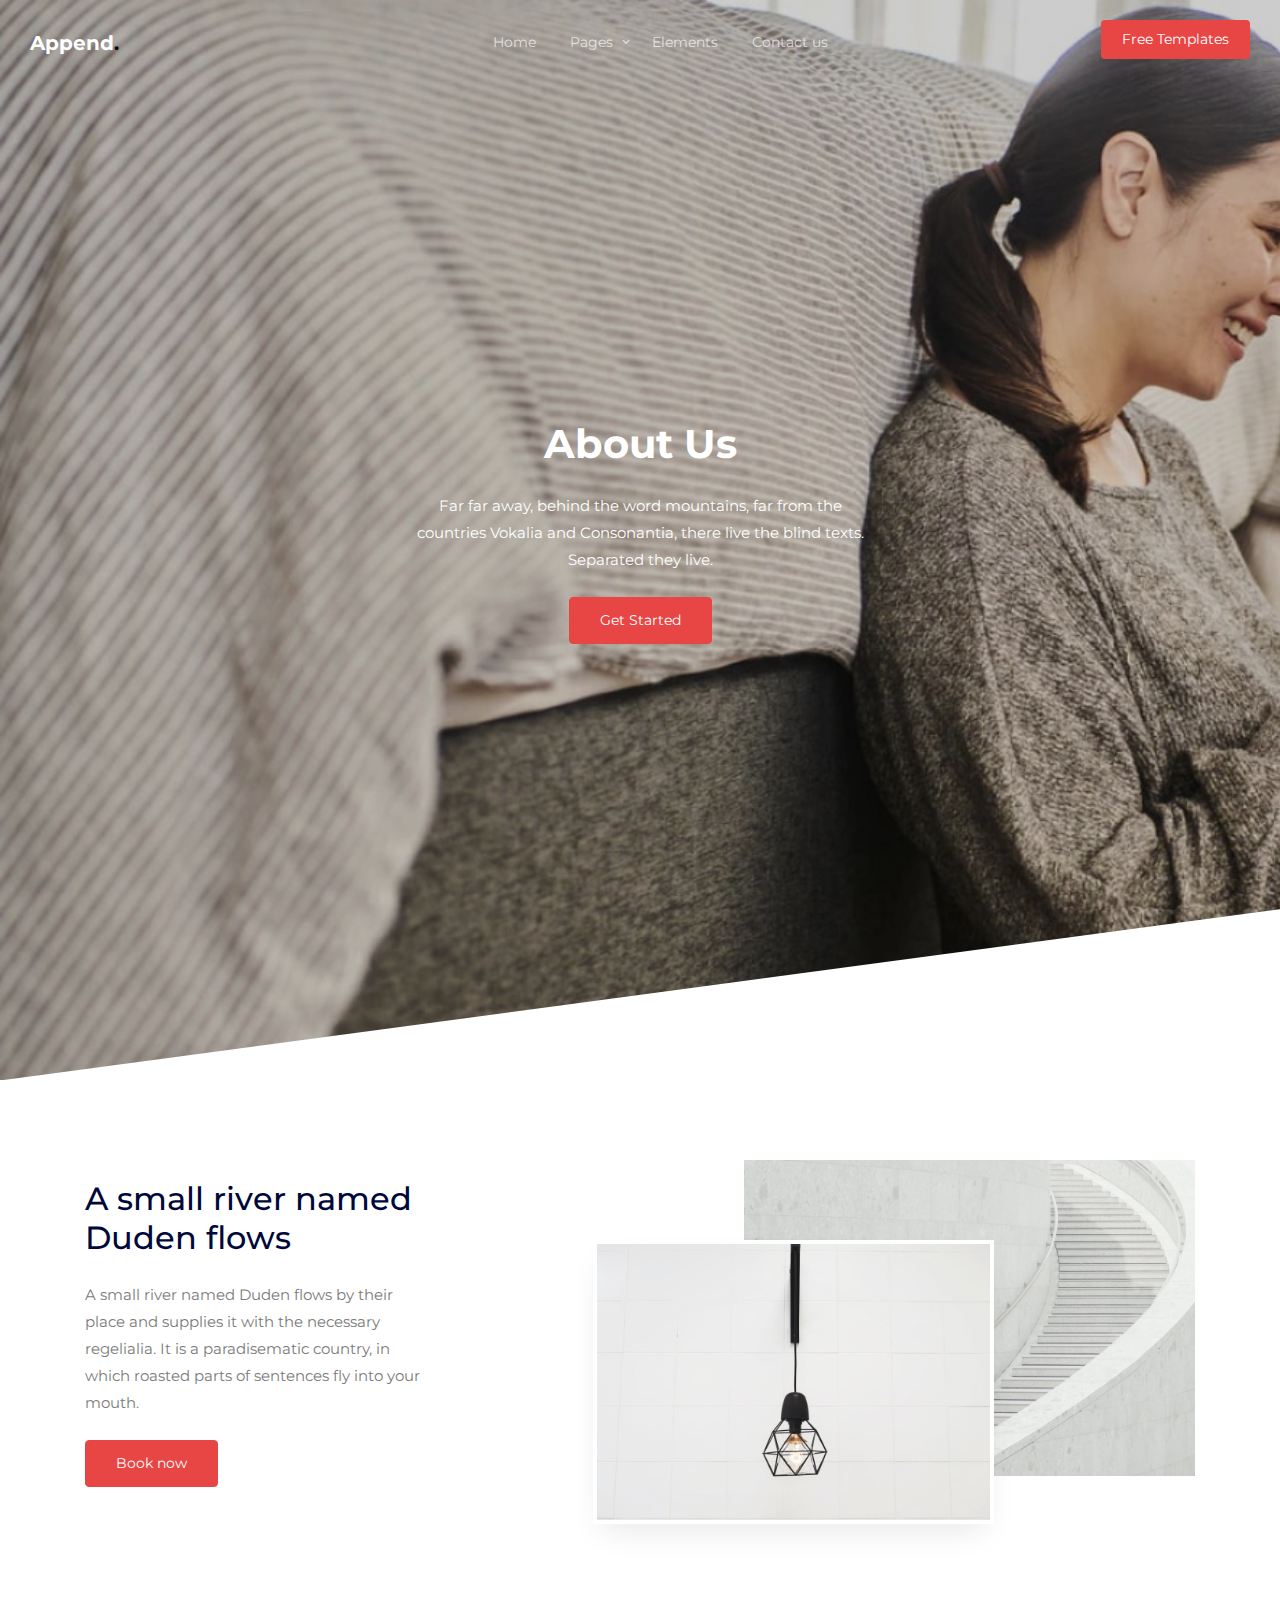
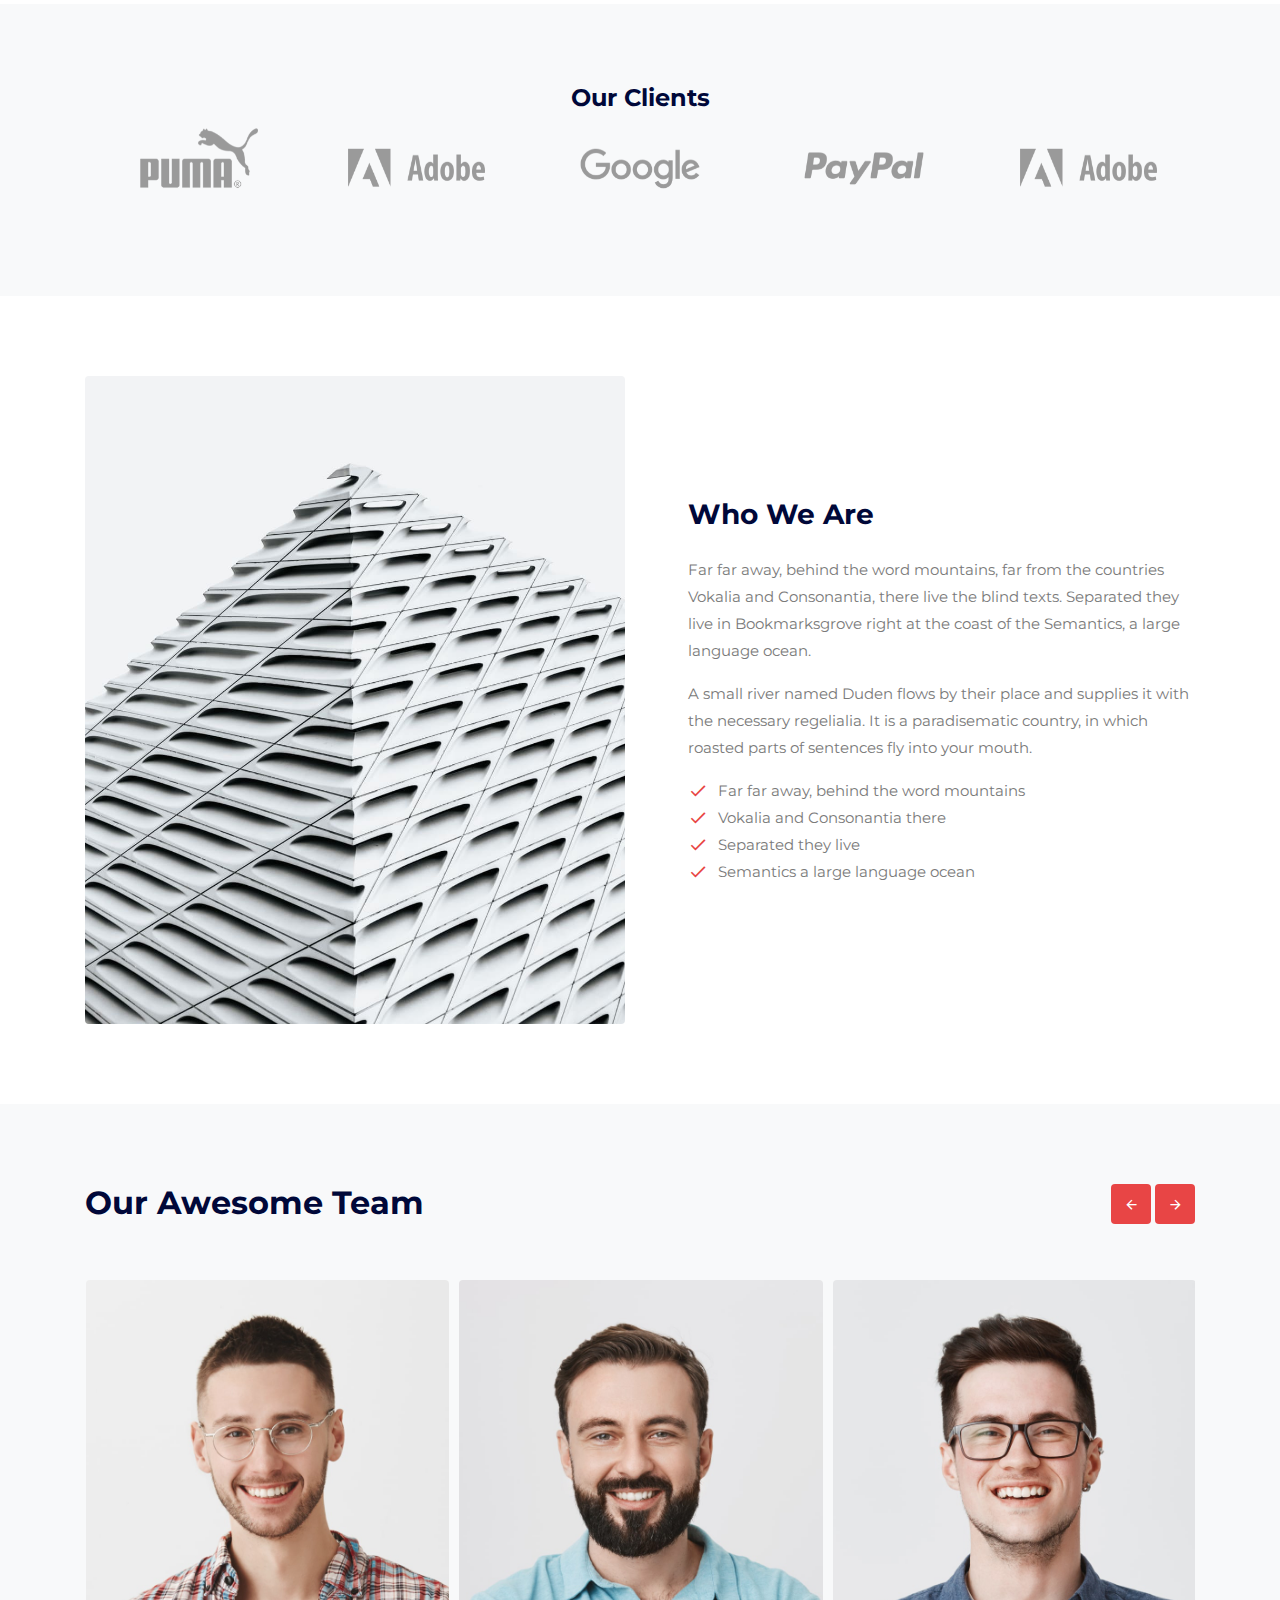
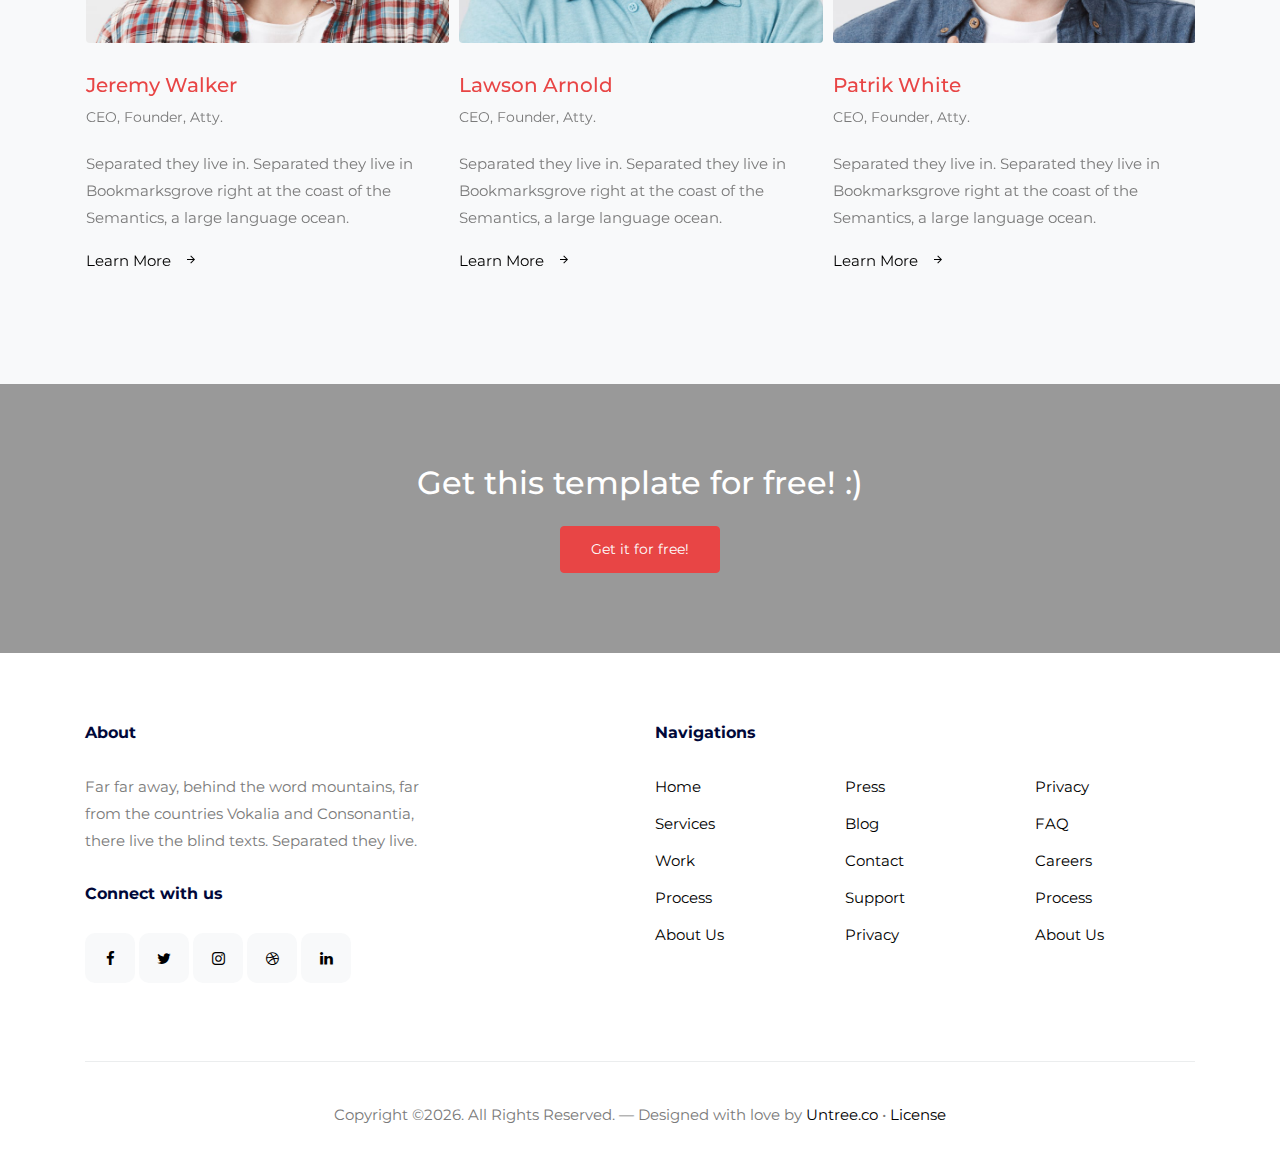
<file: res/untree.co-append/about.html>
<!-- /*
* Template Name: Append
* Template Author: Untree.co
* Tempalte URI: https://untree.co/
* License: https://creativecommons.org/licenses/by/3.0/
*/ -->
<!doctype html>
<html lang="en">
<head>
  <meta charset="utf-8">
  <meta name="viewport" content="width=device-width, initial-scale=1, shrink-to-fit=no">
  <meta name="author" content="Untree.co">
  <link rel="shortcut icon" href="favicon.png">

  <meta name="description" content="" />
  <meta name="keywords" content="bootstrap, bootstrap4" />


  <link href="https://fonts.googleapis.com/css2?family=Montserrat:wght@300;400;700&display=swap" rel="stylesheet">
  
  <link rel="stylesheet" href="css/bootstrap.min.css">
  <link rel="stylesheet" href="css/owl.carousel.min.css">
  <link rel="stylesheet" href="css/owl.theme.default.min.css">
  <link rel="stylesheet" href="fonts/icomoon/style.css">
  <link rel="stylesheet" href="fonts/feather/style.css">
  <link rel="stylesheet" href="fonts/flaticon/font/flaticon.css">
  <link rel="stylesheet" href="css/jquery.fancybox.min.css">
  <link rel="stylesheet" href="css/aos.css">
  <link rel="stylesheet" href="css/style.css">

  <title>Append Free HTML Template by Untree.co</title>
</head>
<body>


    <div class="site-mobile-menu site-navbar-target">
      <div class="site-mobile-menu-header">
        <div class="site-mobile-menu-close">
          <span class="icofont-close js-menu-toggle"></span>
        </div>
      </div>
      <div class="site-mobile-menu-body"></div>
    </div>
    
    <div class="container">


      <nav class="site-nav">
        <div class="logo">
          <a href="index.html" class="text-white">Append<span class="text-black">.</span></a>
        </div>
        <div class="row align-items-center">
          
          
          <div class="col-12 col-sm-12 col-lg-12 site-navigation text-center">
            <ul class="js-clone-nav d-none d-lg-inline-block text-left site-menu">
              <li><a href="index.html">Home</a></li>
              <li class="has-children">
                <a href="#">Pages</a>
                <ul class="dropdown">
                  <li><a href="portfolio.html">Portfolio</a></li>
                  <li><a href="single.html">Single</a></li>
                  <li class="active"><a href="about.html">About</a></li>
                  <li><a href="contact.html">Contact</a></li>

                  <li class="has-children">
                    <a href="#">Menu Two</a>
                    <ul class="dropdown">
                      <li><a href="#">Sub Menu One</a></li>
                      <li><a href="#">Sub Menu Two</a></li>
                      <li><a href="#">Sub Menu Three</a></li>
                    </ul>
                  </li>
                  <li><a href="#">Menu Three</a></li>
                </ul>
              </li>
              <li><a href="elements.html">Elements</a></li>
              <li><a href="contact.html">Contact us</a></li>
            </ul>

            <ul class="js-clone-nav d-none d-lg-inline-block text-left site-menu float-right menu-absolute">
              <li class="cta-button"><a href="https://untree.co/" target="_blank">Free Templates</a></li>
            </ul>

            <a href="#" class="burger light ml-auto site-menu-toggle js-menu-toggle d-block d-lg-none" data-toggle="collapse" data-target="#main-navbar">
              <span></span>
            </a>

          </div>

        </div>  
      </nav> <!-- END nav -->

    </div> <!-- END container -->


    <div class="hero-slant overlay" data-stellar-background-ratio="0.5" style="background-image: url('images/hero-min.jpg')">

      <div class="container">
        <div class="row align-items-center justify-content-center">
          <div class="col-lg-7 intro text-center">
            <h1 class="text-white font-weight-bold mb-4" data-aos="fade-up" data-aos-delay="0">About Us</h1>
            <p class="text-white mb-4" data-aos="fade-up" data-aos-delay="100">Far far away, behind the word mountains, far from the countries Vokalia and Consonantia, there live the blind texts. Separated they live.</p>
            <p data-aos="fade-up" data-aos-delay="200"><a href="#" class="btn btn-primary">Get Started</a></p>
            
          
          </div>
          
          
        </div>

        
      </div>

      <div class="slant" style="background-image: url('images/slant.svg');"></div>
    </div>

    <div class="site-section about-section ">
      <div class="container">
        <div class="row align-items-center justify-content-between">
          <div class="col-lg-4">
            <h2 class="section-title mb-4">A small river named Duden flows</h2>
            <p>A small river named Duden flows by their place and supplies it with the necessary regelialia. It is a paradisematic country, in which roasted parts of sentences fly into your mouth.</p>
            <p class="mt-4"><a href="#" class="btn btn-primary btn-md">Book now</a></p>
          </div>
          <div class="col-lg-7 pl-lg-5 position-relative ">


            <div class="section-stack">
              <div class="image-stack">
                <div class="image-stack__item image-stack__item--top">
                  <img src="images/img_h_2-min.jpg" alt="">
                </div>
                <div class="image-stack__item image-stack__item--bottom">
                  <img src="images/img_h_3-min.jpg" alt="">
                </div>
              </div>
            </div>  

          </div>
        </div>
      </div>
    </div>

    <div class="site-section bg-light">
      <div class="container">
        <div class="row justify-content-center">
          <div class="col-lg-6 text-center">
            <h4 class="font-weight-bold">Our Clients</h4>
          </div>
        </div>

        <div class="owl-logos owl-carousel">
          <div class="item">
            <img src="images/logo-puma.png" alt="Image" class="img-fluid">
          </div>
          <div class="item">
            <img src="images/logo-adobe.png" alt="Image" class="img-fluid">
          </div>
          <div class="item">
            <img src="images/logo-google.png" alt="Image" class="img-fluid">
          </div>
          <div class="item">
            <img src="images/logo-paypal.png" alt="Image" class="img-fluid">
          </div>
          <div class="item">
            <img src="images/logo-adobe.png" alt="Image" class="img-fluid">
          </div>
          <div class="item">
            <img src="images/logo-google.png" alt="Image" class="img-fluid">
          </div>
          

        </div>
        
            
      </div>
      
    </div>
        

    <div class="site-section">
      <div class="container">
        <div class="row align-items-center">
          <div class="col-lg-6">
            <img src="images/img_v_2-min.jpg" alt="image" class="img-fluid rounded">
          </div>
          <div class="col-lg-6 pl-lg-5">
            <h3 class="mb-4 font-weight-bold">Who We Are</h3>
            <p>Far far away, behind the word mountains, far from the countries Vokalia and Consonantia, there live the blind texts. Separated they live in Bookmarksgrove right at the coast of the Semantics, a large language ocean.</p>

<p>A small river named Duden flows by their place and supplies it with the necessary regelialia. It is a paradisematic country, in which roasted parts of sentences fly into your mouth. </p>
            <ul class="list-check list-unstyled primary">
              <li>Far far away, behind the word mountains</li>
              <li>Vokalia and Consonantia there</li>
              <li>Separated they live</li>
              <li>Semantics a large language ocean</li>
            </ul>
          </div>
        </div>
      </div>
    </div>

    <div class="site-section slider-team-wrap bg-light">
      <div class="container">

        <div class="row mb-5 align-items-center">
          <div class="col-md-6">
            <h2 class="font-weight-bold">Our Awesome Team</h2>
          </div>
          <div class="col-md-6 text-left text-md-right">
            <div class="slider-nav">
              <a href="#" class="js-prev js-custom-prev-v2"><span class="icon-arrow_back"></span></a>
              <a href="#" class="js-next js-custom-next-v2"><span class="icon-arrow_forward"></span></a>

            </div> <!-- /.slider-nav -->
          </div>
        </div>

        <div class="slider-team owl-carousel no-nav owl-3-slider">
          <div class="team">
            <div class="pic">
              <img src="images/person_1-min.jpg" alt="Image" class="img-fluid">
            </div>
            <h3 clas><a href="#"><span class="">Jeremy</span> Walker</a></h3>
            <span class="d-block position">CEO, Founder, Atty.</span>
            <p>Separated they live in.
            Separated they live in Bookmarksgrove right at the coast of the Semantics, a large language ocean.</p>
            <p class="mb-0"><a href="#" class="more dark">Learn More <span class="icon-arrow_forward"></span></a></p>
          </div>
          <div class="team">
            <div class="pic">
              <img src="images/person_2-min.jpg" alt="Image" class="img-fluid">
            </div>
            <h3 clas><a href="#"><span class="">Lawson</span> Arnold</a></h3>
            <span class="d-block position">CEO, Founder, Atty.</span>
            <p>Separated they live in.
            Separated they live in Bookmarksgrove right at the coast of the Semantics, a large language ocean.</p>
            <p class="mb-0"><a href="#" class="more dark">Learn More <span class="icon-arrow_forward"></span></a></p>
          </div>

          <div class="team">
            <div class="pic">
              <img src="images/person_3-min.jpg" alt="Image" class="img-fluid">
            </div>
            <h3 clas><a href="#"><span class="">Patrik</span> White</a></h3>
            <span class="d-block position">CEO, Founder, Atty.</span>
            <p>Separated they live in.
            Separated they live in Bookmarksgrove right at the coast of the Semantics, a large language ocean.</p>
            <p class="mb-0"><a href="#" class="more dark">Learn More <span class="icon-arrow_forward"></span></a></p>
          </div>

          <div class="team">
            <div class="pic">
              <img src="images/person_4-min.jpg" alt="Image" class="img-fluid">
            </div>
            <h3 clas><a href="#"><span class="">Kathryn</span> Ryan</a></h3>
            <span class="d-block position">CEO, Founder, Atty.</span>
            <p>Separated they live in.
            Separated they live in Bookmarksgrove right at the coast of the Semantics, a large language ocean.</p>
            <p class="mb-0"><a href="#" class="more dark">Learn More <span class="icon-arrow_forward"></span></a></p>
          </div>

        </div>
      </div> <!-- /.container -->
    </div> <!-- /.untree_co-section -->
        
    
    <div class="site-section overlay site-cover-2" style="background-image: url('images/img_v_3-min.jpg')">
      <div class="container">
        <div class="row">
          <div class="col-lg-7 mx-auto text-center">
            <h2 class="text-white mb-4">Get this template for free! :)</h2>
            <p class="mb-0"><a href="https://untree.co/" rel="noopener" class="btn btn-primary">Get it for free!</a></p>
          </div>
        </div>
      </div>
    </div>

     <div class="site-footer">
      <div class="container">
        <div class="row justify-content-between">
          <div class="col-lg-4">
            <div class="widget">
              <h3>About</h3>
              <p>Far far away, behind the word mountains, far from the countries Vokalia and Consonantia, there live the blind texts. Separated they live.</p>
            </div>
            <div class="widget">
              <h3>Connect with us</h3>
              <ul class="social list-unstyled">
                <li><a href="#"><span class="icon-facebook"></span></a></li>
                <li><a href="#"><span class="icon-twitter"></span></a></li>
                <li><a href="#"><span class="icon-instagram"></span></a></li>
                <li><a href="#"><span class="icon-dribbble"></span></a></li>
                <li><a href="#"><span class="icon-linkedin"></span></a></li>
              </ul>
            </div>
          </div>
          <div class="col-lg-6">
            <div class="row">
              <div class="col-12">
                <div class="widget">
                  <h3>Navigations</h3>
                </div>
              </div>
              <div class="col-6 col-sm-6 col-md-4">
                <div class="widget">
                  <ul class="links list-unstyled">
                    <li><a href="#">Home</a></li>
                    <li><a href="#">Services</a></li>
                    <li><a href="#">Work</a></li>
                    <li><a href="#">Process</a></li>
                    <li><a href="#">About Us</a></li>
                  </ul>
                </div>
              </div>
              <div class="col-6 col-sm-6 col-md-4">
                <div class="widget">
                  <ul class="links list-unstyled">
                    <li><a href="#">Press</a></li>
                    <li><a href="#">Blog</a></li>
                    <li><a href="#">Contact</a></li>
                    <li><a href="#">Support</a></li>
                    <li><a href="#">Privacy</a></li>
                  </ul>
                </div>
              </div>
              <div class="col-6 col-sm-6 col-md-4">
                <div class="widget">
                  <ul class="links list-unstyled">
                    <li><a href="#">Privacy</a></li>
                    <li><a href="#">FAQ</a></li>
                    <li><a href="#">Careers</a></li>
                    <li><a href="#">Process</a></li>
                    <li><a href="#">About Us</a></li>
                  </ul>
                </div>
              </div>
            </div>
          </div>
        </div>

        <div class="row justify-content-center text-center copyright">
          <div class="col-md-8">
            <p>Copyright &copy;<script>document.write(new Date().getFullYear());</script>. All Rights Reserved. &mdash; Designed with love by <a href="https://untree.co" target="_blank" rel="nofollow noopener">Untree.co</a> &bullet; <a href="https://untree.co/license" target="_blank" rel="nofollow noopener">License</a>
            </p>
          </div>
        </div>
      </div>
    </div>
    

    <div id="overlayer"></div>
    <div class="loader">
      <div class="spinner-border" role="status">
        <span class="sr-only">Loading...</span>
      </div>
    </div>

    <script src="js/jquery-3.5.1.min.js"></script>
    <script src="js/jquery-migrate-3.0.0.min.js"></script>
    <script src="js/popper.min.js"></script>
    <script src="js/bootstrap.min.js"></script>
    <script src="js/owl.carousel.min.js"></script>
    <script src="js/aos.js"></script>
    <script src="js/imagesloaded.pkgd.js"></script>
    <script src="js/isotope.pkgd.min.js"></script>
    <script src="js/jquery.animateNumber.min.js"></script>
    <script src="js/jquery.stellar.min.js"></script>
    <script src="js/jquery.waypoints.min.js"></script>
    <script src="js/jquery.fancybox.min.js"></script>
    <script src="js/custom.js"></script>

    
  </body>
  </html>
</file>
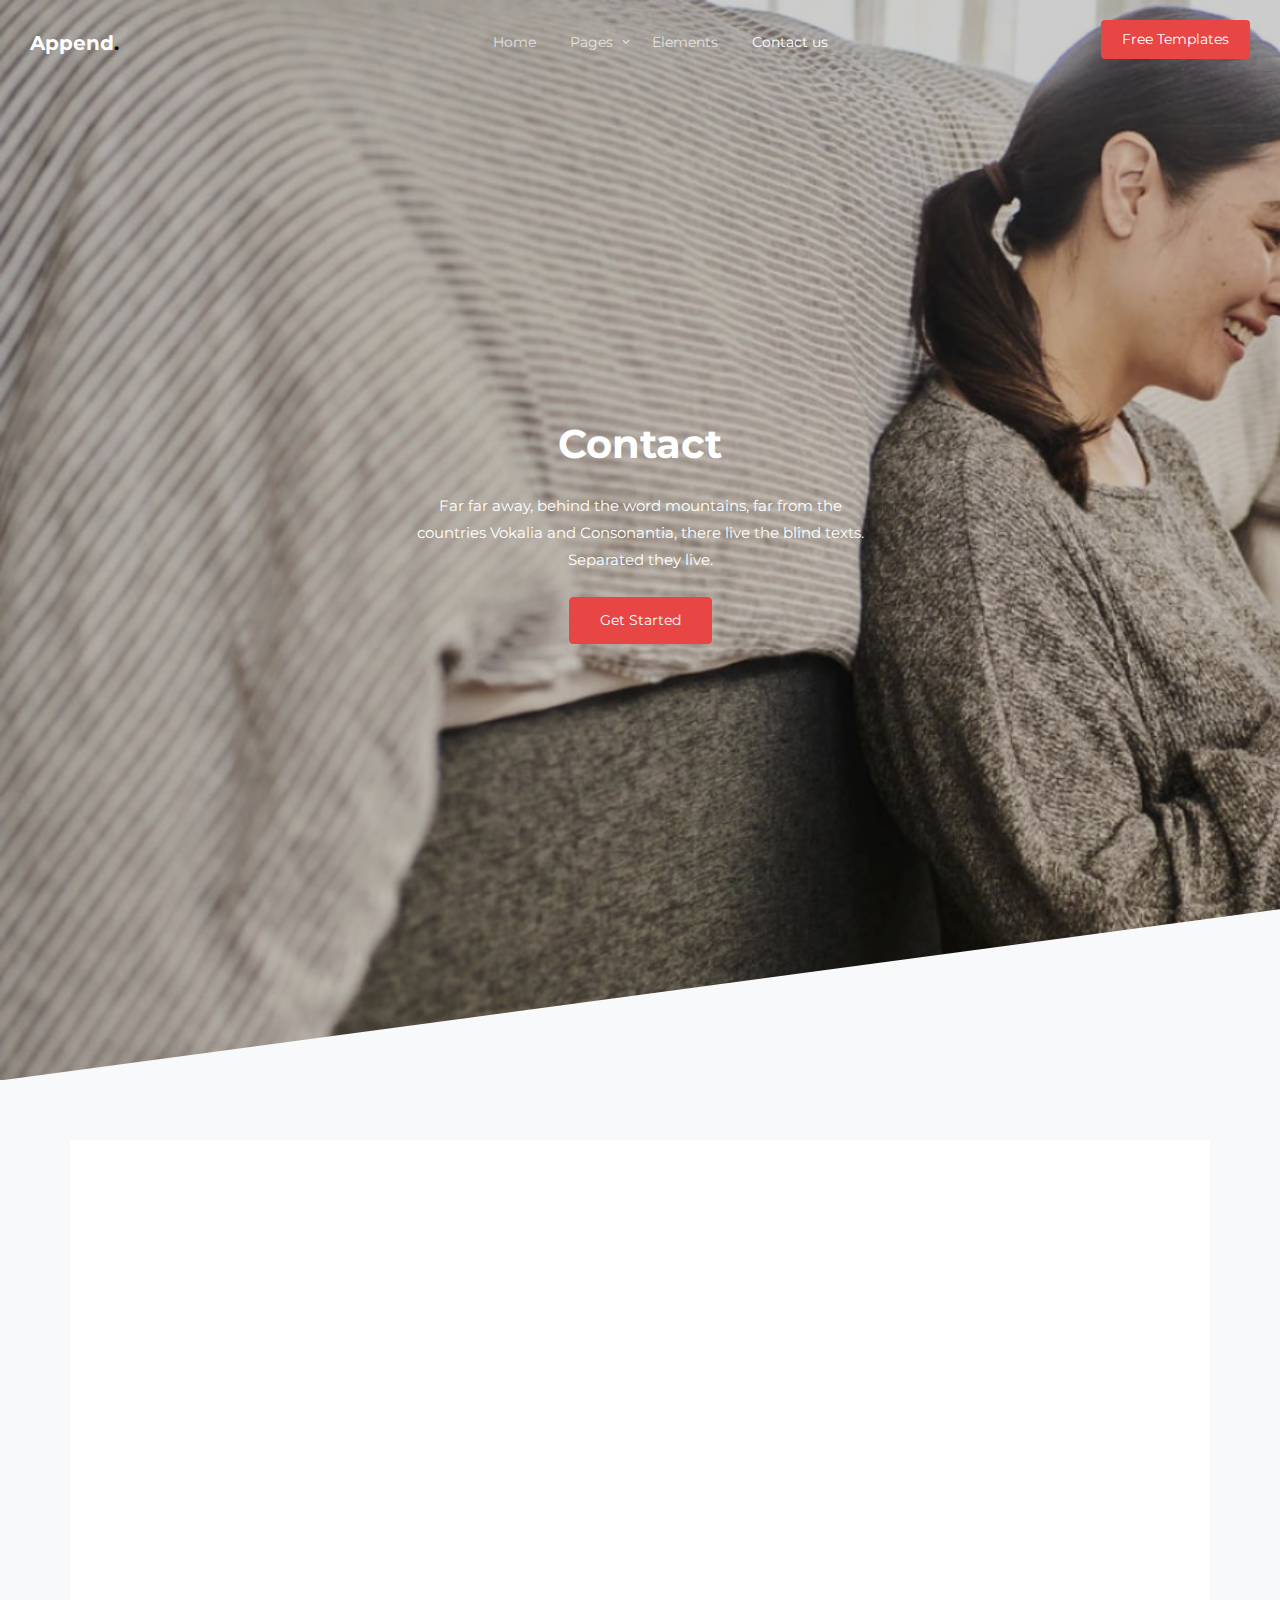
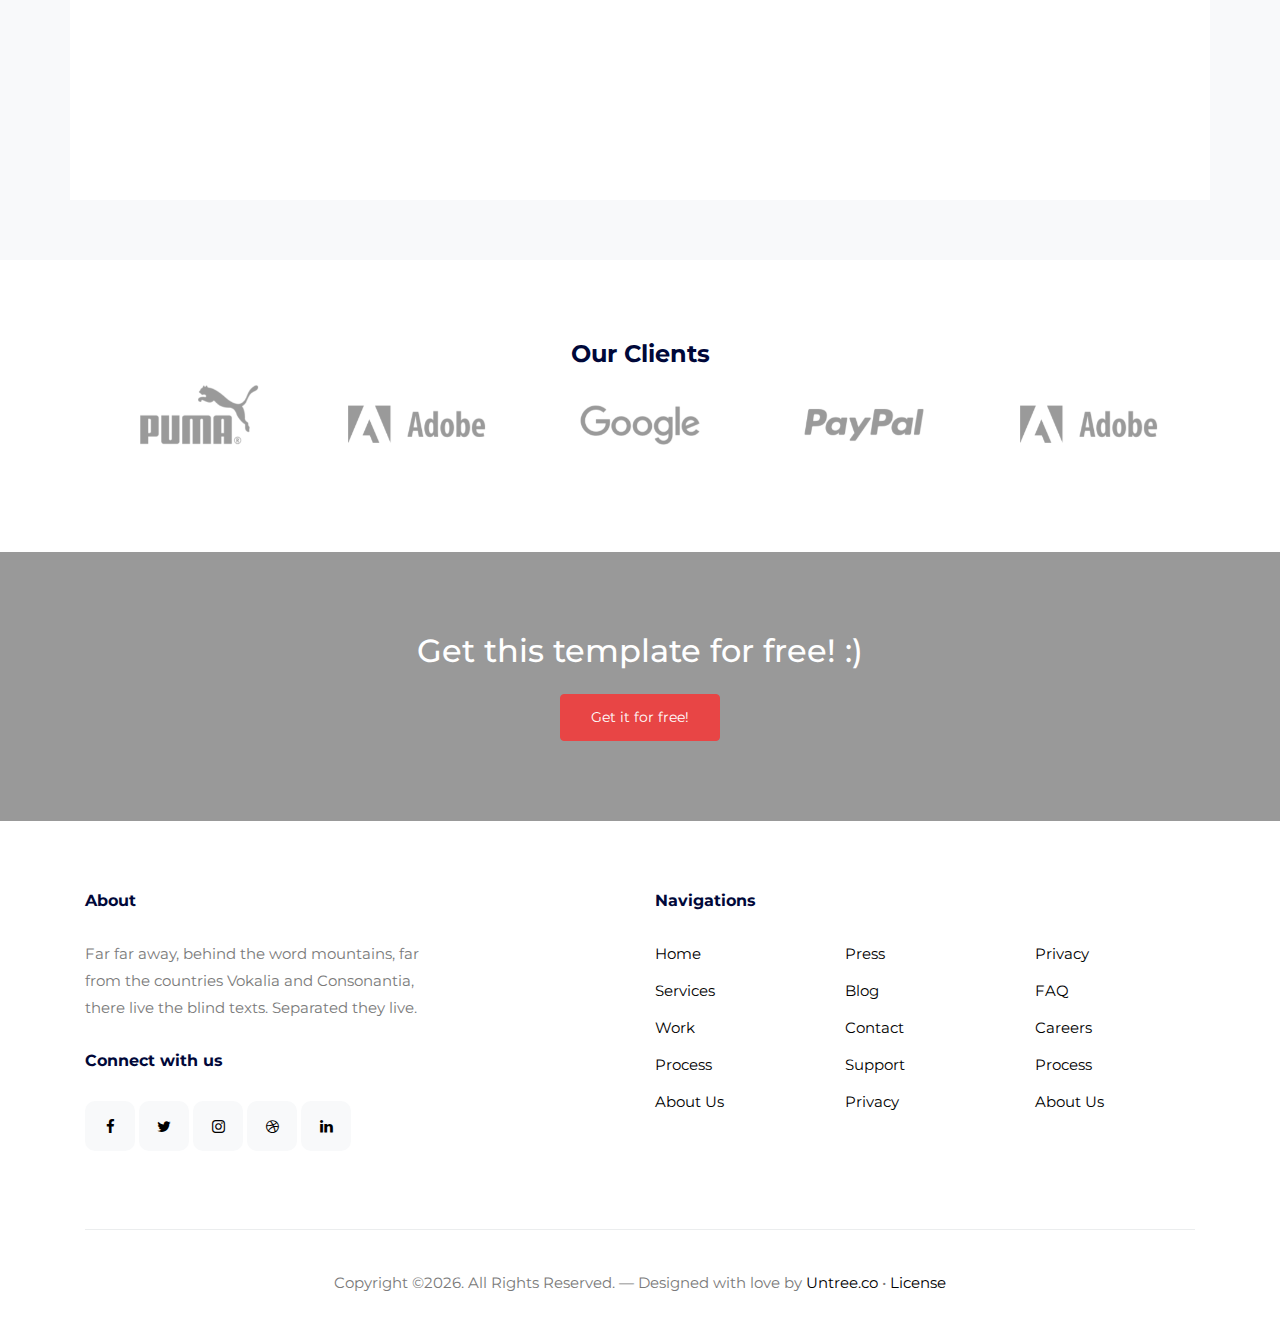
<file: res/untree.co-append/contact.html>
<!-- /*
* Template Name: Append
* Template Author: Untree.co
* Tempalte URI: https://untree.co/
* License: https://creativecommons.org/licenses/by/3.0/
*/ -->
<!doctype html>
<html lang="en">
<head>
  <meta charset="utf-8">
  <meta name="viewport" content="width=device-width, initial-scale=1, shrink-to-fit=no">
  <meta name="author" content="Untree.co">
  <link rel="shortcut icon" href="favicon.png">

  <meta name="description" content="" />
  <meta name="keywords" content="bootstrap, bootstrap4" />


  <link href="https://fonts.googleapis.com/css2?family=Montserrat:wght@300;400;700&display=swap" rel="stylesheet">
  
  <link rel="stylesheet" href="css/bootstrap.min.css">
  <link rel="stylesheet" href="css/owl.carousel.min.css">
  <link rel="stylesheet" href="css/owl.theme.default.min.css">
  <link rel="stylesheet" href="fonts/icomoon/style.css">
  <link rel="stylesheet" href="fonts/feather/style.css">
  <link rel="stylesheet" href="fonts/flaticon/font/flaticon.css">
  <link rel="stylesheet" href="css/jquery.fancybox.min.css">
  <link rel="stylesheet" href="css/aos.css">
  <link rel="stylesheet" href="css/style.css">

  <title>Append Free HTML Template by Untree.co</title>
</head>
<body>


    <div class="site-mobile-menu site-navbar-target">
      <div class="site-mobile-menu-header">
        <div class="site-mobile-menu-close">
          <span class="icofont-close js-menu-toggle"></span>
        </div>
      </div>
      <div class="site-mobile-menu-body"></div>
    </div>
    
    <div class="container">


      <nav class="site-nav">
        <div class="logo">
          <a href="index.html" class="text-white">Append<span class="text-black">.</span></a>
        </div>
        <div class="row align-items-center">
          
          
          <div class="col-12 col-sm-12 col-lg-12 site-navigation text-center">
            <ul class="js-clone-nav d-none d-lg-inline-block text-left site-menu">
              <li><a href="index.html">Home</a></li>
              <li class="has-children">
                <a href="#">Pages</a>
                <ul class="dropdown">
                  <li><a href="portfolio.html">Portfolio</a></li>
                  <li><a href="single.html">Single</a></li>
                  <li><a href="about.html">About</a></li>
                  <li class="active"><a href="contact.html">Contact</a></li>

                  <li class="has-children">
                    <a href="#">Menu Two</a>
                    <ul class="dropdown">
                      <li><a href="#">Sub Menu One</a></li>
                      <li><a href="#">Sub Menu Two</a></li>
                      <li><a href="#">Sub Menu Three</a></li>
                    </ul>
                  </li>
                  <li><a href="#">Menu Three</a></li>
                </ul>
              </li>
              <li><a href="elements.html">Elements</a></li>
              <li class="active"><a href="contact.html">Contact us</a></li>
            </ul>

            <ul class="js-clone-nav d-none d-lg-inline-block text-left site-menu float-right menu-absolute">
              <li class="cta-button"><a href="https://untree.co/" target="_blank">Free Templates</a></li>
            </ul>

            <a href="#" class="burger light ml-auto site-menu-toggle js-menu-toggle d-block d-lg-none" data-toggle="collapse" data-target="#main-navbar">
              <span></span>
            </a>

          </div>

        </div>  
      </nav> <!-- END nav -->

    </div> <!-- END container -->


    <div class="hero-slant overlay" data-stellar-background-ratio="0.5" style="background-image: url('images/hero-min.jpg')">

      <div class="container">
        <div class="row align-items-center justify-content-center">
          <div class="col-lg-7 intro text-center">
            <h1 class="text-white font-weight-bold mb-4" data-aos="fade-up" data-aos-delay="0">Contact</h1>
            <p class="text-white mb-4" data-aos="fade-up" data-aos-delay="100">Far far away, behind the word mountains, far from the countries Vokalia and Consonantia, there live the blind texts. Separated they live.</p>
            <p data-aos="fade-up" data-aos-delay="200"><a href="#" class="btn btn-primary">Get Started</a></p>
            
          
          </div>
          
          
        </div>

        
      </div>

      <div class="slant" style="background-image: url('images/slant-grey.svg');"></div>
    </div>

    <div class="section-grey bg-light">
      <div class="container bg-white p-5">

        <div class="block">
          <div class="row justify-content-center">


            <div class="col-md-12 col-lg-12 pb-4" data-aos="fade-up" data-aos-delay="200">


              <div class="row">
                <div class="col-lg-4">
                  <div  class="service-2 no-shadow link horizontal d-flex active" data-aos="fade-left" data-aos-delay="0">
                    <div class="service-icon color-1 mb-4">
                      <svg xmlns="http://www.w3.org/2000/svg" width="16" height="16" fill="currentColor" class="bi bi-geo-alt-fill" viewBox="0 0 16 16">
                        <path d="M8 16s6-5.686 6-10A6 6 0 0 0 2 6c0 4.314 6 10 6 10zm0-7a3 3 0 1 1 0-6 3 3 0 0 1 0 6z"/>
                      </svg>
                    </div> <!-- /.icon -->
                    <div class="service-contents">
                      <p>43 Raymouth Rd. Baltemoer, London 3910</p>
                    </div> <!-- /.service-contents-->
                  </div> <!-- /.service -->
                </div>

                <div class="col-lg-4">
                  <div  class="service-2 no-shadow link horizontal d-flex active" data-aos="fade-left" data-aos-delay="0">
                    <div class="service-icon color-1 mb-4">
                      <svg xmlns="http://www.w3.org/2000/svg" width="16" height="16" fill="currentColor" class="bi bi-envelope-fill" viewBox="0 0 16 16">
                        <path d="M.05 3.555A2 2 0 0 1 2 2h12a2 2 0 0 1 1.95 1.555L8 8.414.05 3.555zM0 4.697v7.104l5.803-3.558L0 4.697zM6.761 8.83l-6.57 4.027A2 2 0 0 0 2 14h12a2 2 0 0 0 1.808-1.144l-6.57-4.027L8 9.586l-1.239-.757zm3.436-.586L16 11.801V4.697l-5.803 3.546z"/>
                      </svg>
                    </div> <!-- /.icon -->
                    <div class="service-contents">
                      <p>info@yourdomain.com</p>
                    </div> <!-- /.service-contents-->
                  </div> <!-- /.service -->
                </div>

                <div class="col-lg-4">
                  <div  class="service-2 no-shadow link horizontal d-flex active" data-aos="fade-left" data-aos-delay="0">
                    <div class="service-icon color-1 mb-4">
                      <svg xmlns="http://www.w3.org/2000/svg" width="16" height="16" fill="currentColor" class="bi bi-telephone-fill" viewBox="0 0 16 16">
                        <path fill-rule="evenodd" d="M1.885.511a1.745 1.745 0 0 1 2.61.163L6.29 2.98c.329.423.445.974.315 1.494l-.547 2.19a.678.678 0 0 0 .178.643l2.457 2.457a.678.678 0 0 0 .644.178l2.189-.547a1.745 1.745 0 0 1 1.494.315l2.306 1.794c.829.645.905 1.87.163 2.611l-1.034 1.034c-.74.74-1.846 1.065-2.877.702a18.634 18.634 0 0 1-7.01-4.42 18.634 18.634 0 0 1-4.42-7.009c-.362-1.03-.037-2.137.703-2.877L1.885.511z"/>
                      </svg>
                    </div> <!-- /.icon -->
                    <div class="service-contents">
                      <p>+1 294 3925 3939</p>
                    </div> <!-- /.service-contents-->
                  </div> <!-- /.service -->
                </div>
              </div>

              <form>
                <div class="row">
                  <div class="col-6">
                    <div class="form-group">
                      <label class="text-black" for="fname">First name</label>
                      <input type="text" class="form-control" id="fname">
                    </div>
                  </div>
                  <div class="col-6">
                    <div class="form-group">
                      <label class="text-black" for="lname">Last name</label>
                      <input type="text" class="form-control" id="lname">
                    </div>
                  </div>
                </div>
                <div class="form-group">
                  <label class="text-black" for="email">Email address</label>
                  <input type="email" class="form-control" id="email">
                </div>

                <div class="form-group">
                  <label class="text-black" for="message">Message</label>
                  <textarea name="" class="form-control" id="message" cols="30" rows="5"></textarea>
                </div>

                <button type="submit" class="btn btn-primary-hover-outline">Send Message</button>
              </form>

            </div>





          </div>

        </div>

      </div>


    </div>

    <div class="site-section">
      <div class="container">
        <div class="row justify-content-center">
          <div class="col-lg-6 text-center">
            <h4 class="font-weight-bold">Our Clients</h4>
          </div>
        </div>

        <div class="owl-logos owl-carousel">
          <div class="item">
            <img src="images/logo-puma.png" alt="Image" class="img-fluid">
          </div>
          <div class="item">
            <img src="images/logo-adobe.png" alt="Image" class="img-fluid">
          </div>
          <div class="item">
            <img src="images/logo-google.png" alt="Image" class="img-fluid">
          </div>
          <div class="item">
            <img src="images/logo-paypal.png" alt="Image" class="img-fluid">
          </div>
          <div class="item">
            <img src="images/logo-adobe.png" alt="Image" class="img-fluid">
          </div>
          <div class="item">
            <img src="images/logo-google.png" alt="Image" class="img-fluid">
          </div>
          

        </div>
        
            
      </div>
      
    </div>
        
    
    <div class="site-section overlay site-cover-2" style="background-image: url('images/img_v_3-min.jpg')">
      <div class="container">
        <div class="row">
          <div class="col-lg-7 mx-auto text-center">
            <h2 class="text-white mb-4">Get this template for free! :)</h2>
            <p class="mb-0"><a href="https://untree.co/" rel="noopener" class="btn btn-primary">Get it for free!</a></p>
          </div>
        </div>
      </div>
    </div>

     <div class="site-footer">
      <div class="container">
        <div class="row justify-content-between">
          <div class="col-lg-4">
            <div class="widget">
              <h3>About</h3>
              <p>Far far away, behind the word mountains, far from the countries Vokalia and Consonantia, there live the blind texts. Separated they live.</p>
            </div>
            <div class="widget">
              <h3>Connect with us</h3>
              <ul class="social list-unstyled">
                <li><a href="#"><span class="icon-facebook"></span></a></li>
                <li><a href="#"><span class="icon-twitter"></span></a></li>
                <li><a href="#"><span class="icon-instagram"></span></a></li>
                <li><a href="#"><span class="icon-dribbble"></span></a></li>
                <li><a href="#"><span class="icon-linkedin"></span></a></li>
              </ul>
            </div>
          </div>
          <div class="col-lg-6">
            <div class="row">
              <div class="col-12">
                <div class="widget">
                  <h3>Navigations</h3>
                </div>
              </div>
              <div class="col-6 col-sm-6 col-md-4">
                <div class="widget">
                  <ul class="links list-unstyled">
                    <li><a href="#">Home</a></li>
                    <li><a href="#">Services</a></li>
                    <li><a href="#">Work</a></li>
                    <li><a href="#">Process</a></li>
                    <li><a href="#">About Us</a></li>
                  </ul>
                </div>
              </div>
              <div class="col-6 col-sm-6 col-md-4">
                <div class="widget">
                  <ul class="links list-unstyled">
                    <li><a href="#">Press</a></li>
                    <li><a href="#">Blog</a></li>
                    <li><a href="#">Contact</a></li>
                    <li><a href="#">Support</a></li>
                    <li><a href="#">Privacy</a></li>
                  </ul>
                </div>
              </div>
              <div class="col-6 col-sm-6 col-md-4">
                <div class="widget">
                  <ul class="links list-unstyled">
                    <li><a href="#">Privacy</a></li>
                    <li><a href="#">FAQ</a></li>
                    <li><a href="#">Careers</a></li>
                    <li><a href="#">Process</a></li>
                    <li><a href="#">About Us</a></li>
                  </ul>
                </div>
              </div>
            </div>
          </div>
        </div>

        <div class="row justify-content-center text-center copyright">
          <div class="col-md-8">
            <p>Copyright &copy;<script>document.write(new Date().getFullYear());</script>. All Rights Reserved. &mdash; Designed with love by <a href="https://untree.co" target="_blank" rel="nofollow noopener">Untree.co</a> &bullet; <a href="https://untree.co/license" target="_blank" rel="nofollow noopener">License</a>
            </p>
          </div>
        </div>
      </div>
    </div>
    

    <div id="overlayer"></div>
    <div class="loader">
      <div class="spinner-border" role="status">
        <span class="sr-only">Loading...</span>
      </div>
    </div>

    <script src="js/jquery-3.5.1.min.js"></script>
    <script src="js/jquery-migrate-3.0.0.min.js"></script>
    <script src="js/popper.min.js"></script>
    <script src="js/bootstrap.min.js"></script>
    <script src="js/owl.carousel.min.js"></script>
    <script src="js/aos.js"></script>
    <script src="js/imagesloaded.pkgd.js"></script>
    <script src="js/isotope.pkgd.min.js"></script>
    <script src="js/jquery.animateNumber.min.js"></script>
    <script src="js/jquery.stellar.min.js"></script>
    <script src="js/jquery.waypoints.min.js"></script>
    <script src="js/jquery.fancybox.min.js"></script>
    <script src="js/custom.js"></script>

    
  </body>
  </html>
</file>
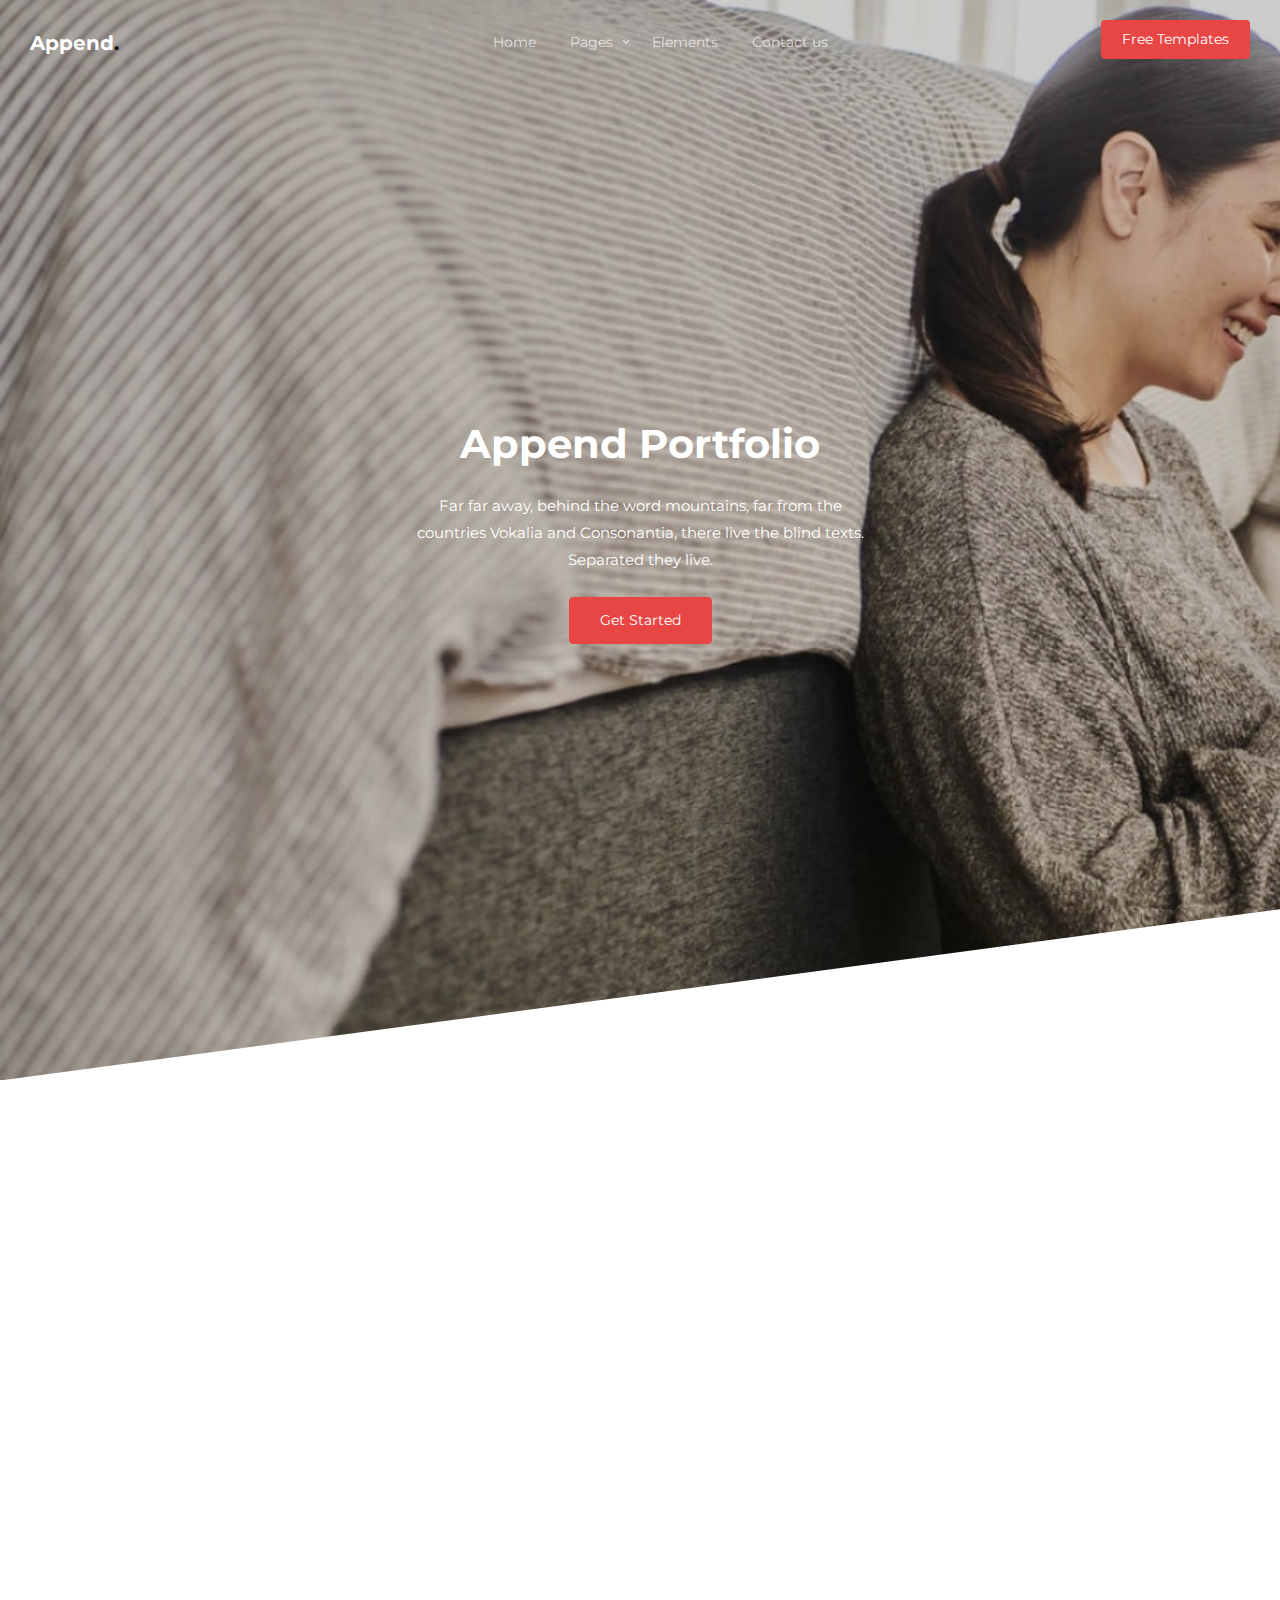
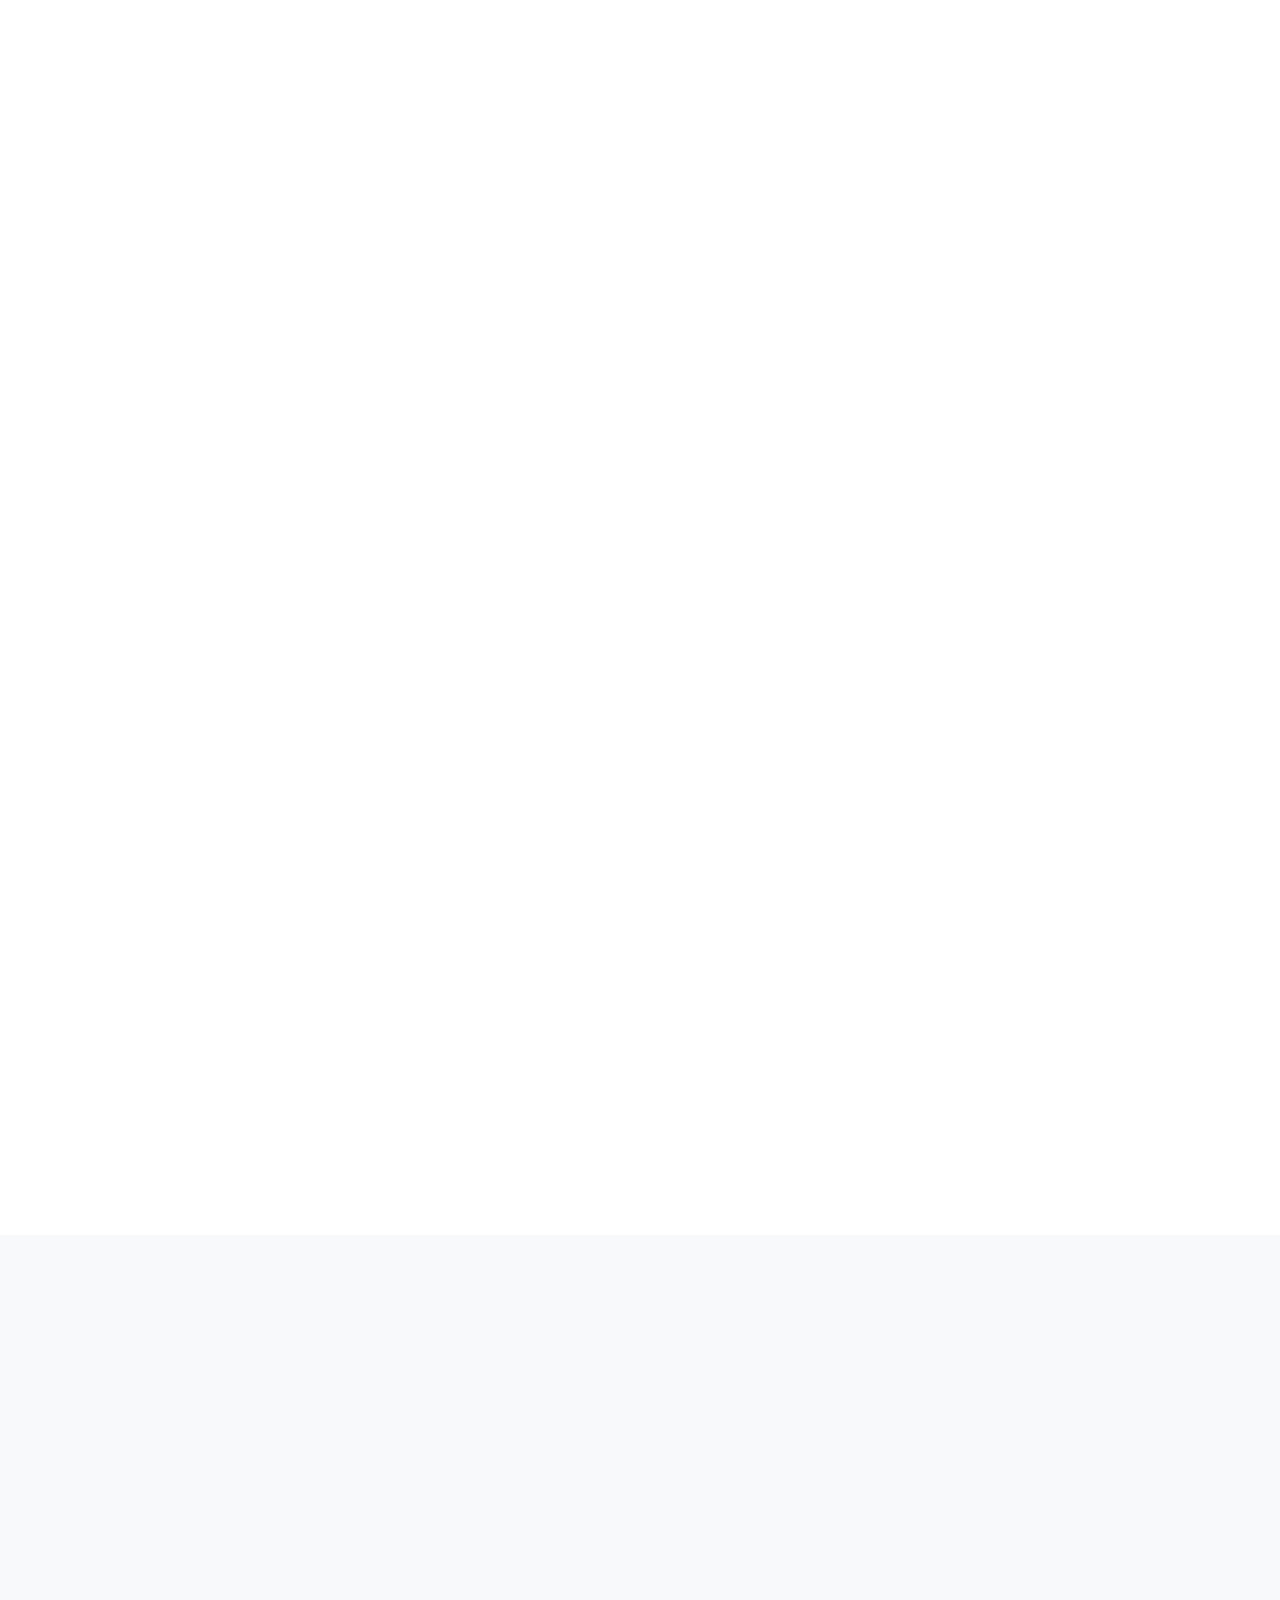
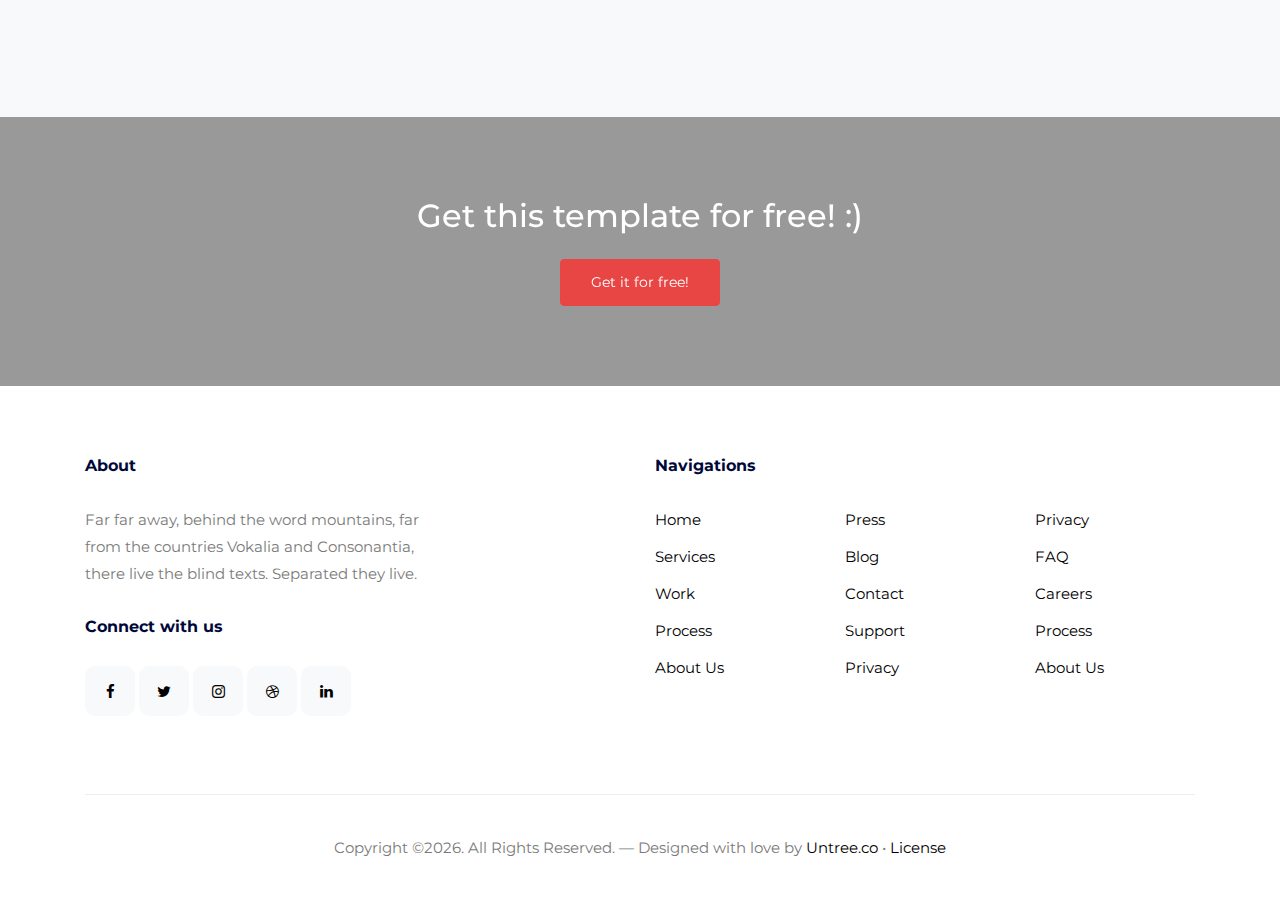
<file: res/untree.co-append/portfolio.html>
<!-- /*
* Template Name: Append
* Template Author: Untree.co
* Tempalte URI: https://untree.co/
* License: https://creativecommons.org/licenses/by/3.0/
*/ -->
<!doctype html>
<html lang="en">
<head>
  <meta charset="utf-8">
  <meta name="viewport" content="width=device-width, initial-scale=1, shrink-to-fit=no">
  <meta name="author" content="Untree.co">
  <link rel="shortcut icon" href="favicon.png">

  <meta name="description" content="" />
  <meta name="keywords" content="bootstrap, bootstrap4" />


  <link href="https://fonts.googleapis.com/css2?family=Montserrat:wght@300;400;700&display=swap" rel="stylesheet">
  
  <link rel="stylesheet" href="css/bootstrap.min.css">
  <link rel="stylesheet" href="css/owl.carousel.min.css">
  <link rel="stylesheet" href="css/owl.theme.default.min.css">
  <link rel="stylesheet" href="fonts/icomoon/style.css">
  <link rel="stylesheet" href="fonts/feather/style.css">
  <link rel="stylesheet" href="fonts/flaticon/font/flaticon.css">
  <link rel="stylesheet" href="css/jquery.fancybox.min.css">
  <link rel="stylesheet" href="css/aos.css">
  <link rel="stylesheet" href="css/style.css">

  <title>Append Free HTML Template by Untree.co</title>
</head>
<body>


    <div class="site-mobile-menu site-navbar-target">
      <div class="site-mobile-menu-header">
        <div class="site-mobile-menu-close">
          <span class="icofont-close js-menu-toggle"></span>
        </div>
      </div>
      <div class="site-mobile-menu-body"></div>
    </div>
    
    <div class="container">


      <nav class="site-nav">
        <div class="logo">
          <a href="index.html" class="text-white">Append<span class="text-black">.</span></a>
        </div>
        <div class="row align-items-center">
          
          
          <div class="col-12 col-sm-12 col-lg-12 site-navigation text-center">
            <ul class="js-clone-nav d-none d-lg-inline-block text-left site-menu">
              <li><a href="index.html">Home</a></li>
              <li class="has-children">
                <a href="#">Pages</a>
                <ul class="dropdown">
                  <li class="active"><a href="portfolio.html">Portfolio</a></li>
                  <li><a href="single.html">Single</a></li>
                  <li><a href="about.html">About</a></li>
                  <li><a href="contact.html">Contact</a></li>

                  <li class="has-children">
                    <a href="#">Menu Two</a>
                    <ul class="dropdown">
                      <li><a href="#">Sub Menu One</a></li>
                      <li><a href="#">Sub Menu Two</a></li>
                      <li><a href="#">Sub Menu Three</a></li>
                    </ul>
                  </li>
                  <li><a href="#">Menu Three</a></li>
                </ul>
              </li>
              <li><a href="elements.html">Elements</a></li>
              <li><a href="contact.html">Contact us</a></li>
            </ul>

            <ul class="js-clone-nav d-none d-lg-inline-block text-left site-menu float-right menu-absolute">
              <li class="cta-button"><a href="https://untree.co/" target="_blank">Free Templates</a></li>
            </ul>

            <a href="#" class="burger light ml-auto site-menu-toggle js-menu-toggle d-block d-lg-none" data-toggle="collapse" data-target="#main-navbar">
              <span></span>
            </a>

          </div>

        </div>  
      </nav> <!-- END nav -->

    </div> <!-- END container -->


    <div class="hero-slant overlay" data-stellar-background-ratio="0.5" style="background-image: url('images/hero-min.jpg')">

      <div class="container">
        <div class="row align-items-center justify-content-center">
          <div class="col-lg-7 intro text-center">
            <h1 class="text-white font-weight-bold mb-4" data-aos="fade-up" data-aos-delay="0">Append Portfolio</h1>
            <p class="text-white mb-4" data-aos="fade-up" data-aos-delay="100">Far far away, behind the word mountains, far from the countries Vokalia and Consonantia, there live the blind texts. Separated they live.</p>
            <p data-aos="fade-up" data-aos-delay="200"><a href="#" class="btn btn-primary">Get Started</a></p>
            
          
          </div>
          
          
        </div>

        
      </div>

      <div class="slant" style="background-image: url('images/slant.svg');"></div>
    </div>

    <div class="site-section" id="portfolio-section">
      <div class="container">

        <div class="filters" data-aos="fade-up" data-aos-delay="100">
          <ul>
            <li class="active" data-filter="*">All</li>
            <li data-filter=".packaging">Packaging</li>
            <li data-filter=".mockup">Mockup</li>
            <li data-filter=".typography">Typography</li>
            <li data-filter=".photography">Photography</li>
          </ul>
        </div>

        <div class="filters-content mb-5" data-aos="fade-up" data-aos-delay="200">
          <div class="row grid">
            <div class="isotope-card col-sm-4 all mockup">
              <a href="images/img_v_4-min.jpg" data-fancybox="gal">
                <img src="images/img_v_4-min.jpg" alt="Image" class="img-fluid">
                <div class="contents">
                  <h3>Card Vol. 3</h3>
                  <div class="cat">Mockup</div>
                </div>
              </a>
            </div>

            <div class="isotope-card col-sm-4 all mockup">
              <a href="images/img_h_1-min.jpg" data-fancybox="gal">
                <img src="images/img_h_1-min.jpg" alt="Image" class="img-fluid">
                <div class="contents">
                  <h3>Card Vol. 3</h3>
                  <div class="cat">Mockup</div>
                </div>
              </a>
            </div>
            <div class="isotope-card col-sm-4 all mockup">
              <a href="images/img_h_8-min.jpg" data-fancybox="gal">
                <img src="images/img_h_8-min.jpg" alt="Image" class="img-fluid">
                <div class="contents">
                  <h3>Card Vol. 3</h3>
                  <div class="cat">Mockup</div>
                </div>
              </a>
            </div>
            <div class="isotope-card col-sm-4 all typography">
              <a href="images/img_h_2-min.jpg" data-fancybox="gal">
                <img src="images/img_h_2-min.jpg" alt="Image" class="img-fluid">
                <div class="contents">
                  <h3>House Design</h3>
                  <div class="cat">Typography</div>
                </div>
              </a>

            </div>                            
            <div class="isotope-card col-sm-4 all mockup">
              <a href="images/img_h_3-min.jpg" data-fancybox="gal">
                <img src="images/img_h_3-min.jpg" alt="Image" class="img-fluid">
                <div class="contents">
                  <h3>WoW</h3>
                  <div class="cat">Mockup</div>
                </div>
              </a>
            </div>
            <div class="isotope-card col-sm-4 all packaging">
              <a href="images/img_h_4-min.jpg" data-fancybox="gal">
                <img src="images/img_h_4-min.jpg" alt="Image" class="img-fluid">
                <div class="contents">
                  <h3>Seat</h3>
                  <div class="cat">Packaging</div>
                </div>
              </a>
            </div>
            <div class="isotope-card col-sm-4 all typography">
              <a href="images/img_h_5-min.jpg" data-fancybox="gal">
                <img src="images/img_h_5-min.jpg" alt="Image" class="img-fluid">
                <div class="contents">
                  <h3>Seat</h3>
                  <div class="cat">Packaging</div>
                </div>
              </a>
            </div>
            <div class="isotope-card col-sm-4 all photography">
              <a href="images/img_v_1-min.jpg" data-fancybox="gal">
                <img src="images/img_v_1-min.jpg" alt="Image" class="img-fluid">
                <div class="contents">
                  <h3>House Design</h3>
                  <div class="cat">Photography</div>
                </div>
              </a>
            </div>
            <div class="isotope-card col-sm-4 all photography">
              <a href="images/img_v_2-min.jpg" data-fancybox="gal">
                <img src="images/img_v_2-min.jpg" alt="Image" class="img-fluid">
                <div class="contents">
                  <h3>House Design</h3>
                  <div class="cat">Photography</div>
                </div>
              </a>

            </div>

            <div class="isotope-card col-sm-4 all photography">
              <a href="images/img_v_8-min.jpg" data-fancybox="gal">
                <img src="images/img_v_8-min.jpg" alt="Image" class="img-fluid">
                <div class="contents">
                  <h3>House Design</h3>
                  <div class="cat">Photography</div>
                </div>
              </a>

            </div>
            <div class="isotope-card col-sm-4 all photography">
              <a href="images/img_v_3-min.jpg" data-fancybox="gal">
                <img src="images/img_v_3-min.jpg" alt="Image" class="img-fluid">
                <div class="contents">
                  <h3>House Design</h3>
                  <div class="cat">Photography</div>
                </div>
              </a>

            </div>

          </div>
        </div>
      </div>
    </div>
    <!-- .untrtee_co-section -->
        

    <div class="testimonial-section bg-light">
      <div class="container">
        <div class="row align-items-center justify-content-between">
          <div class="col-lg-4 mb-5 section-title" data-aos="fade-up" data-aos-delay="0">
            
            <h2 class="mb-4 font-weight-bold heading">Testimonials</h2>
            <p class="mb-4">Far far away, behind the word mountains, far from the countries Vokalia and Consonantia, there live the blind texts. </p>
            <p><a href="#" class="btn btn-primary">Product Tour</a></p>
          </div>
          <div class="col-lg-7" data-aos="fade-up" data-aos-delay="100">
            
            <div class="testimonial--wrap">
              <div class="owl-single owl-carousel no-dots no-nav">
                <div class="testimonial-item">
                  <div class="d-flex align-items-center mb-4">
                    <div class="photo mr-3">
                      <img src="images/person_4-min.jpg" alt="Image" class="img-fluid">
                    </div>
                    <div class="author">
                      <cite class="d-block mb-0">Kaila Woodland</cite>
                      <span>Owner, Greenland, Inc.</span>
                    </div>
                  </div>
                  <blockquote>
                    <p>&ldquo;Far far away, behind the word mountains, far from the countries Vokalia and Consonantia, there live the blind texts. Separated they live.&rdquo;</p>
                  </blockquote>
                </div>  

                <div class="testimonial-item">
                  <div class="d-flex align-items-center mb-4">
                    <div class="photo mr-3">
                      <img src="images/person_1-min.jpg" alt="Image" class="img-fluid">
                    </div>
                    <div class="author">
                      <cite class="d-block mb-0">Kaila Woodland</cite>
                      <span>Owner, Greenland, Inc.</span>
                    </div>
                  </div>
                  <blockquote>
                    <p>&ldquo;Far far away, behind the word mountains, far from the countries Vokalia and Consonantia, there live the blind texts. Separated they live.&rdquo;</p>
                  </blockquote>
                </div>  

                <div class="testimonial-item">
                  <div class="d-flex align-items-center mb-4">
                    <div class="photo mr-3">
                      <img src="images/person_2-min.jpg" alt="Image" class="img-fluid">
                    </div>
                    <div class="author">
                      <cite class="d-block mb-0">Kaila Woodland</cite>
                      <span>Owner, Greenland, Inc.</span>
                    </div>
                  </div>
                  <blockquote>
                    <p>&ldquo;Far far away, behind the word mountains, far from the countries Vokalia and Consonantia, there live the blind texts. Separated they live.&rdquo;</p>
                  </blockquote>
                </div>  
              </div>
              <div class="custom-nav-wrap">
                <a href="#" class="custom-owl-prev"><span class="icon-keyboard_backspace"></span></a>
                <a href="#" class="custom-owl-next"><span class="icon-keyboard_backspace"></span></a>
              </div>
            </div>

          </div>
        </div>
      </div>
    </div>
    
    <div class="site-section overlay site-cover-2" style="background-image: url('images/img_v_3-min.jpg')">
      <div class="container">
        <div class="row">
          <div class="col-lg-7 mx-auto text-center">
            <h2 class="text-white mb-4">Get this template for free! :)</h2>
            <p class="mb-0"><a href="https://untree.co/" rel="noopener" class="btn btn-primary">Get it for free!</a></p>
          </div>
        </div>
      </div>
    </div>

     <div class="site-footer">
      <div class="container">
        <div class="row justify-content-between">
          <div class="col-lg-4">
            <div class="widget">
              <h3>About</h3>
              <p>Far far away, behind the word mountains, far from the countries Vokalia and Consonantia, there live the blind texts. Separated they live.</p>
            </div>
            <div class="widget">
              <h3>Connect with us</h3>
              <ul class="social list-unstyled">
                <li><a href="#"><span class="icon-facebook"></span></a></li>
                <li><a href="#"><span class="icon-twitter"></span></a></li>
                <li><a href="#"><span class="icon-instagram"></span></a></li>
                <li><a href="#"><span class="icon-dribbble"></span></a></li>
                <li><a href="#"><span class="icon-linkedin"></span></a></li>
              </ul>
            </div>
          </div>
          <div class="col-lg-6">
            <div class="row">
              <div class="col-12">
                <div class="widget">
                  <h3>Navigations</h3>
                </div>
              </div>
              <div class="col-6 col-sm-6 col-md-4">
                <div class="widget">
                  <ul class="links list-unstyled">
                    <li><a href="#">Home</a></li>
                    <li><a href="#">Services</a></li>
                    <li><a href="#">Work</a></li>
                    <li><a href="#">Process</a></li>
                    <li><a href="#">About Us</a></li>
                  </ul>
                </div>
              </div>
              <div class="col-6 col-sm-6 col-md-4">
                <div class="widget">
                  <ul class="links list-unstyled">
                    <li><a href="#">Press</a></li>
                    <li><a href="#">Blog</a></li>
                    <li><a href="#">Contact</a></li>
                    <li><a href="#">Support</a></li>
                    <li><a href="#">Privacy</a></li>
                  </ul>
                </div>
              </div>
              <div class="col-6 col-sm-6 col-md-4">
                <div class="widget">
                  <ul class="links list-unstyled">
                    <li><a href="#">Privacy</a></li>
                    <li><a href="#">FAQ</a></li>
                    <li><a href="#">Careers</a></li>
                    <li><a href="#">Process</a></li>
                    <li><a href="#">About Us</a></li>
                  </ul>
                </div>
              </div>
            </div>
          </div>
        </div>

        <div class="row justify-content-center text-center copyright">
          <div class="col-md-8">
            <p>Copyright &copy;<script>document.write(new Date().getFullYear());</script>. All Rights Reserved. &mdash; Designed with love by <a href="https://untree.co" target="_blank" rel="nofollow noopener">Untree.co</a> &bullet; <a href="https://untree.co/license" target="_blank" rel="nofollow noopener">License</a>
            </p>
          </div>
        </div>
      </div>
    </div>
    

    <div id="overlayer"></div>
    <div class="loader">
      <div class="spinner-border" role="status">
        <span class="sr-only">Loading...</span>
      </div>
    </div>

    <script src="js/jquery-3.5.1.min.js"></script>
    <script src="js/jquery-migrate-3.0.0.min.js"></script>
    <script src="js/popper.min.js"></script>
    <script src="js/bootstrap.min.js"></script>
    <script src="js/owl.carousel.min.js"></script>
    <script src="js/aos.js"></script>
    <script src="js/imagesloaded.pkgd.js"></script>
    <script src="js/isotope.pkgd.min.js"></script>
    <script src="js/jquery.animateNumber.min.js"></script>
    <script src="js/jquery.stellar.min.js"></script>
    <script src="js/jquery.waypoints.min.js"></script>
    <script src="js/jquery.fancybox.min.js"></script>
    <script src="js/custom.js"></script>

    
  </body>
  </html>
</file>
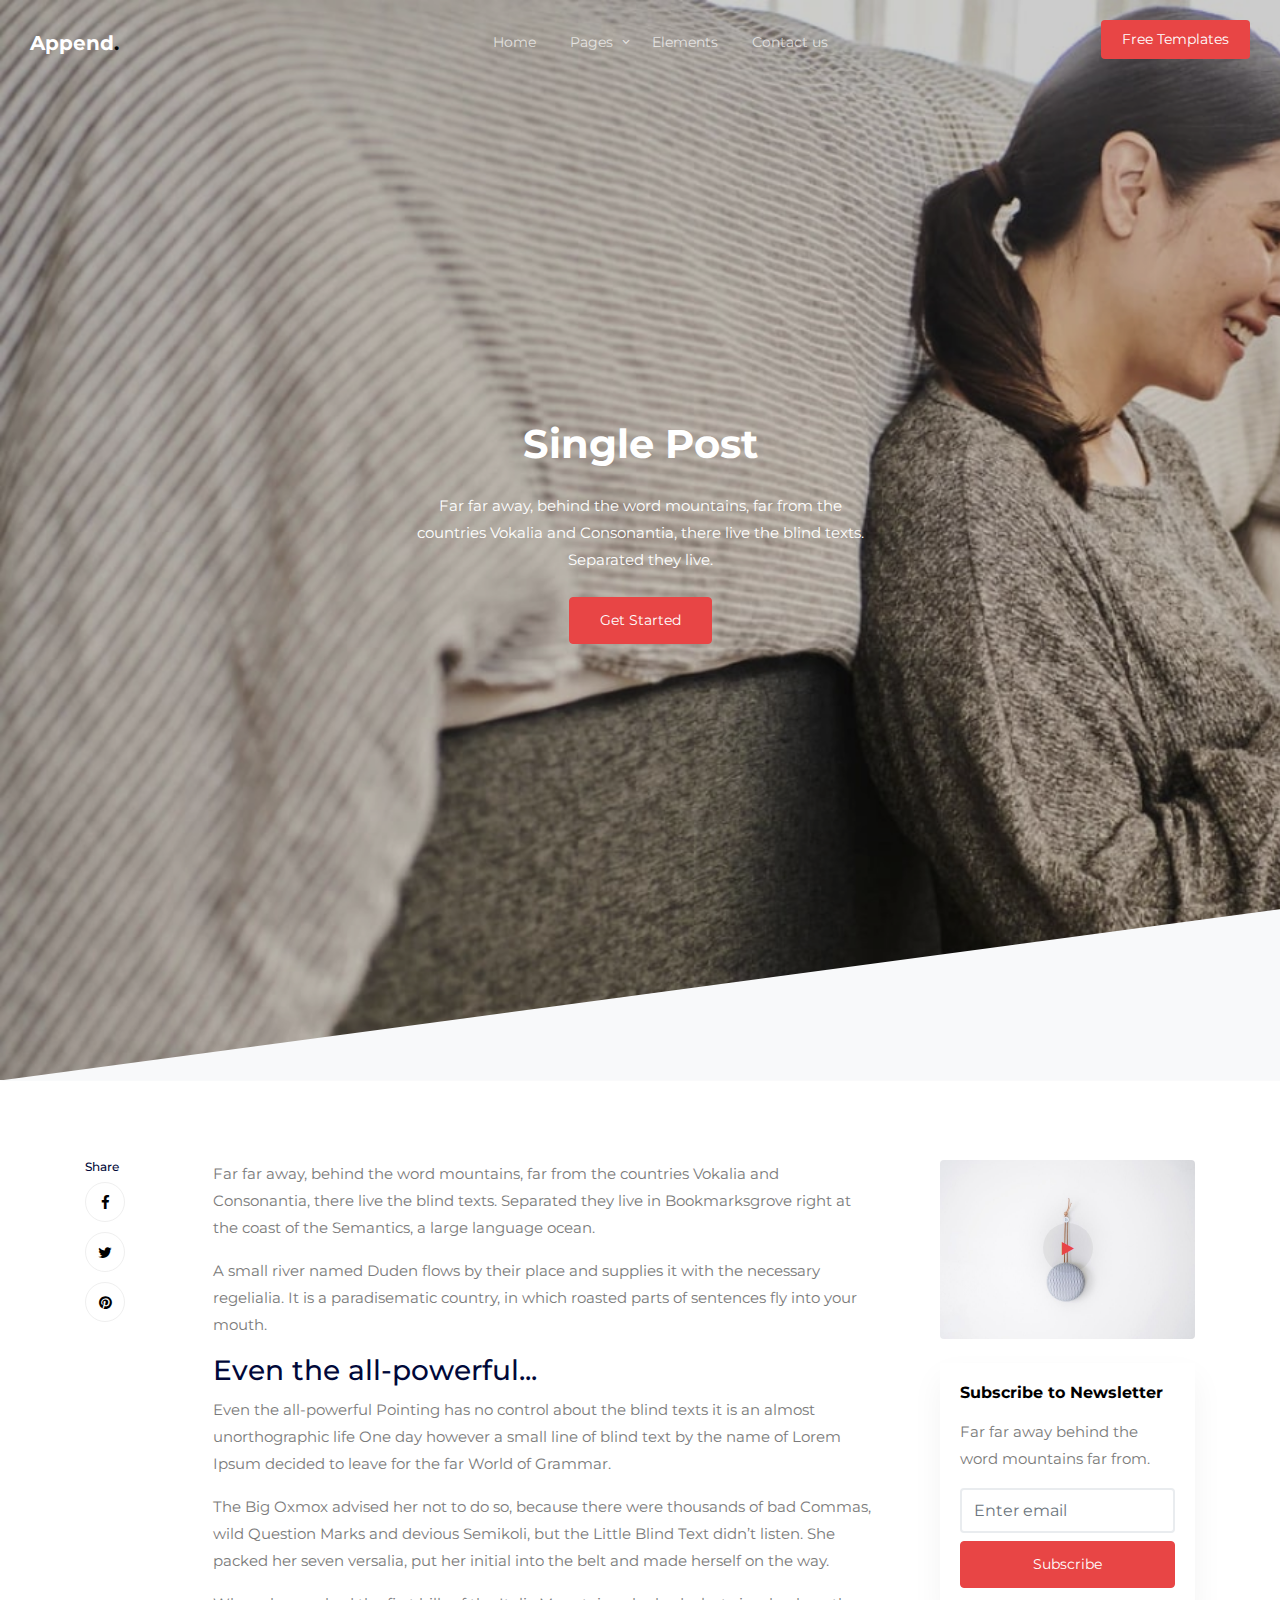
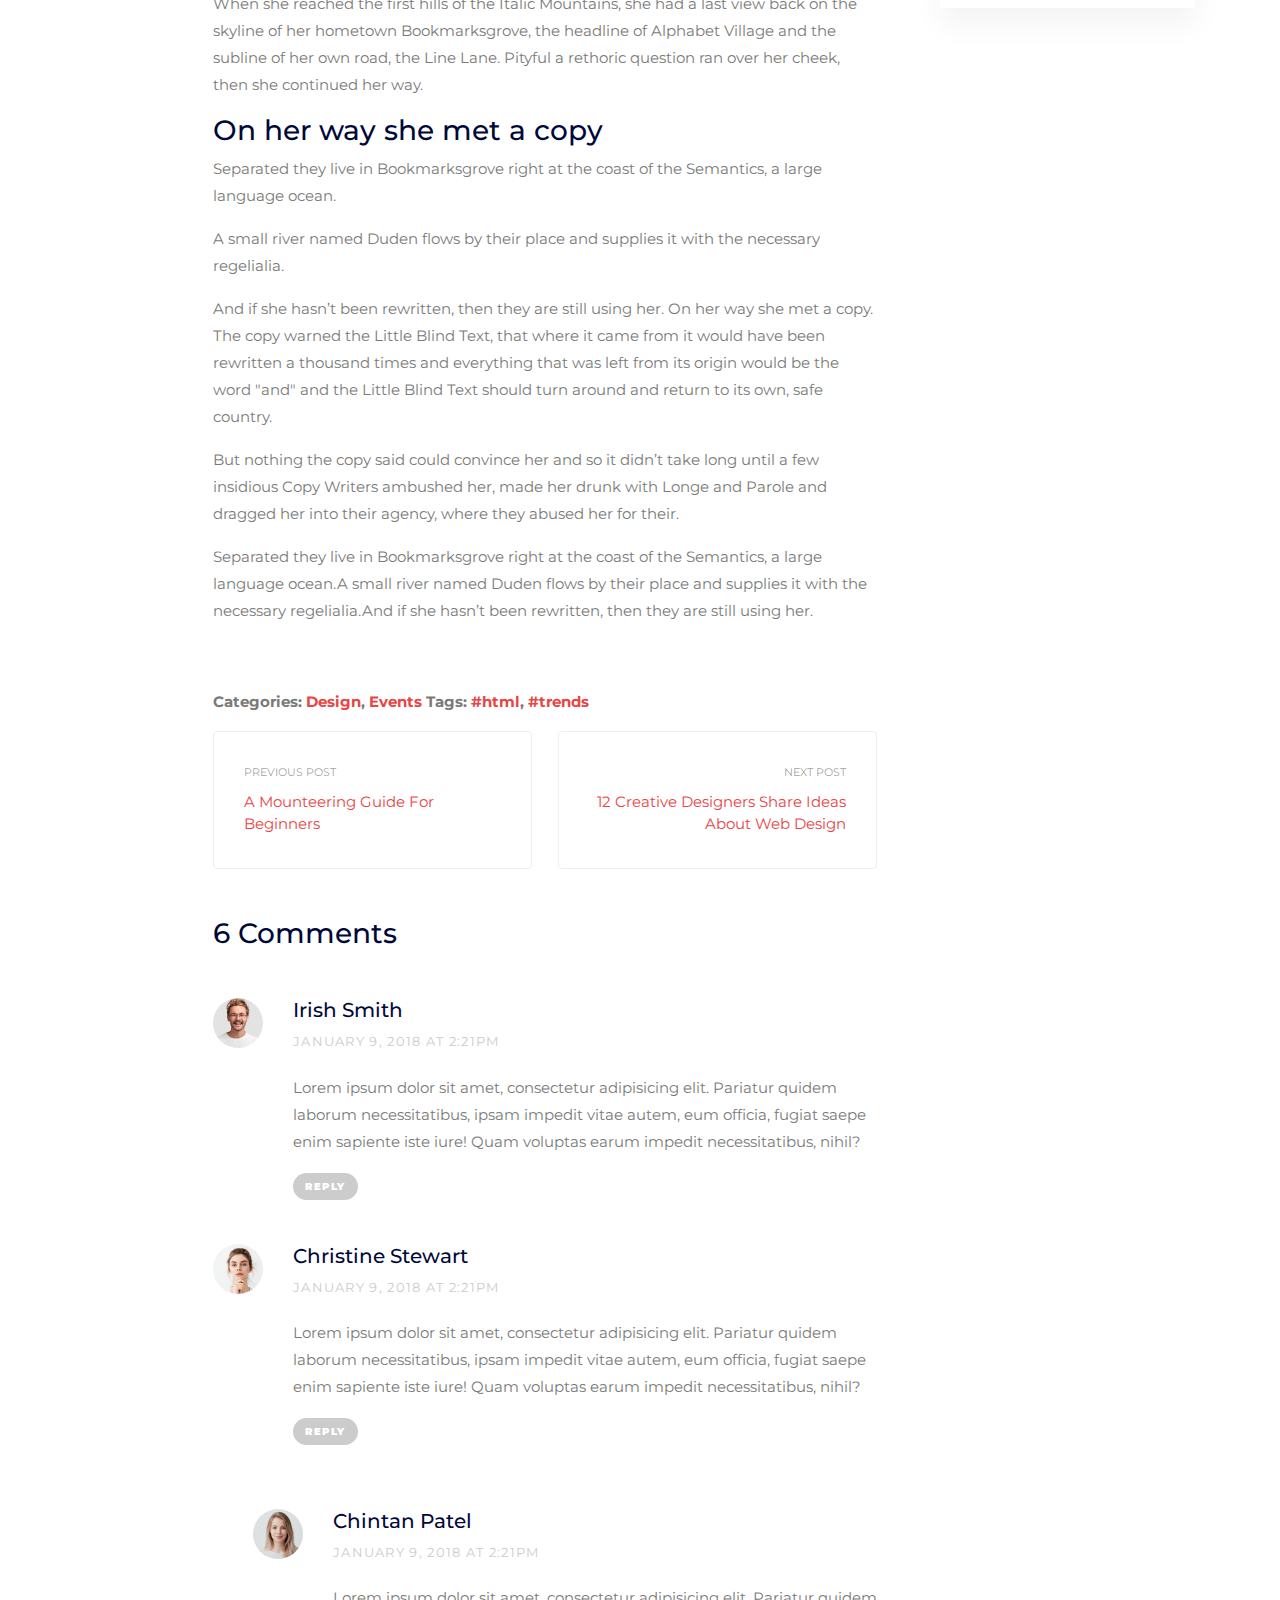
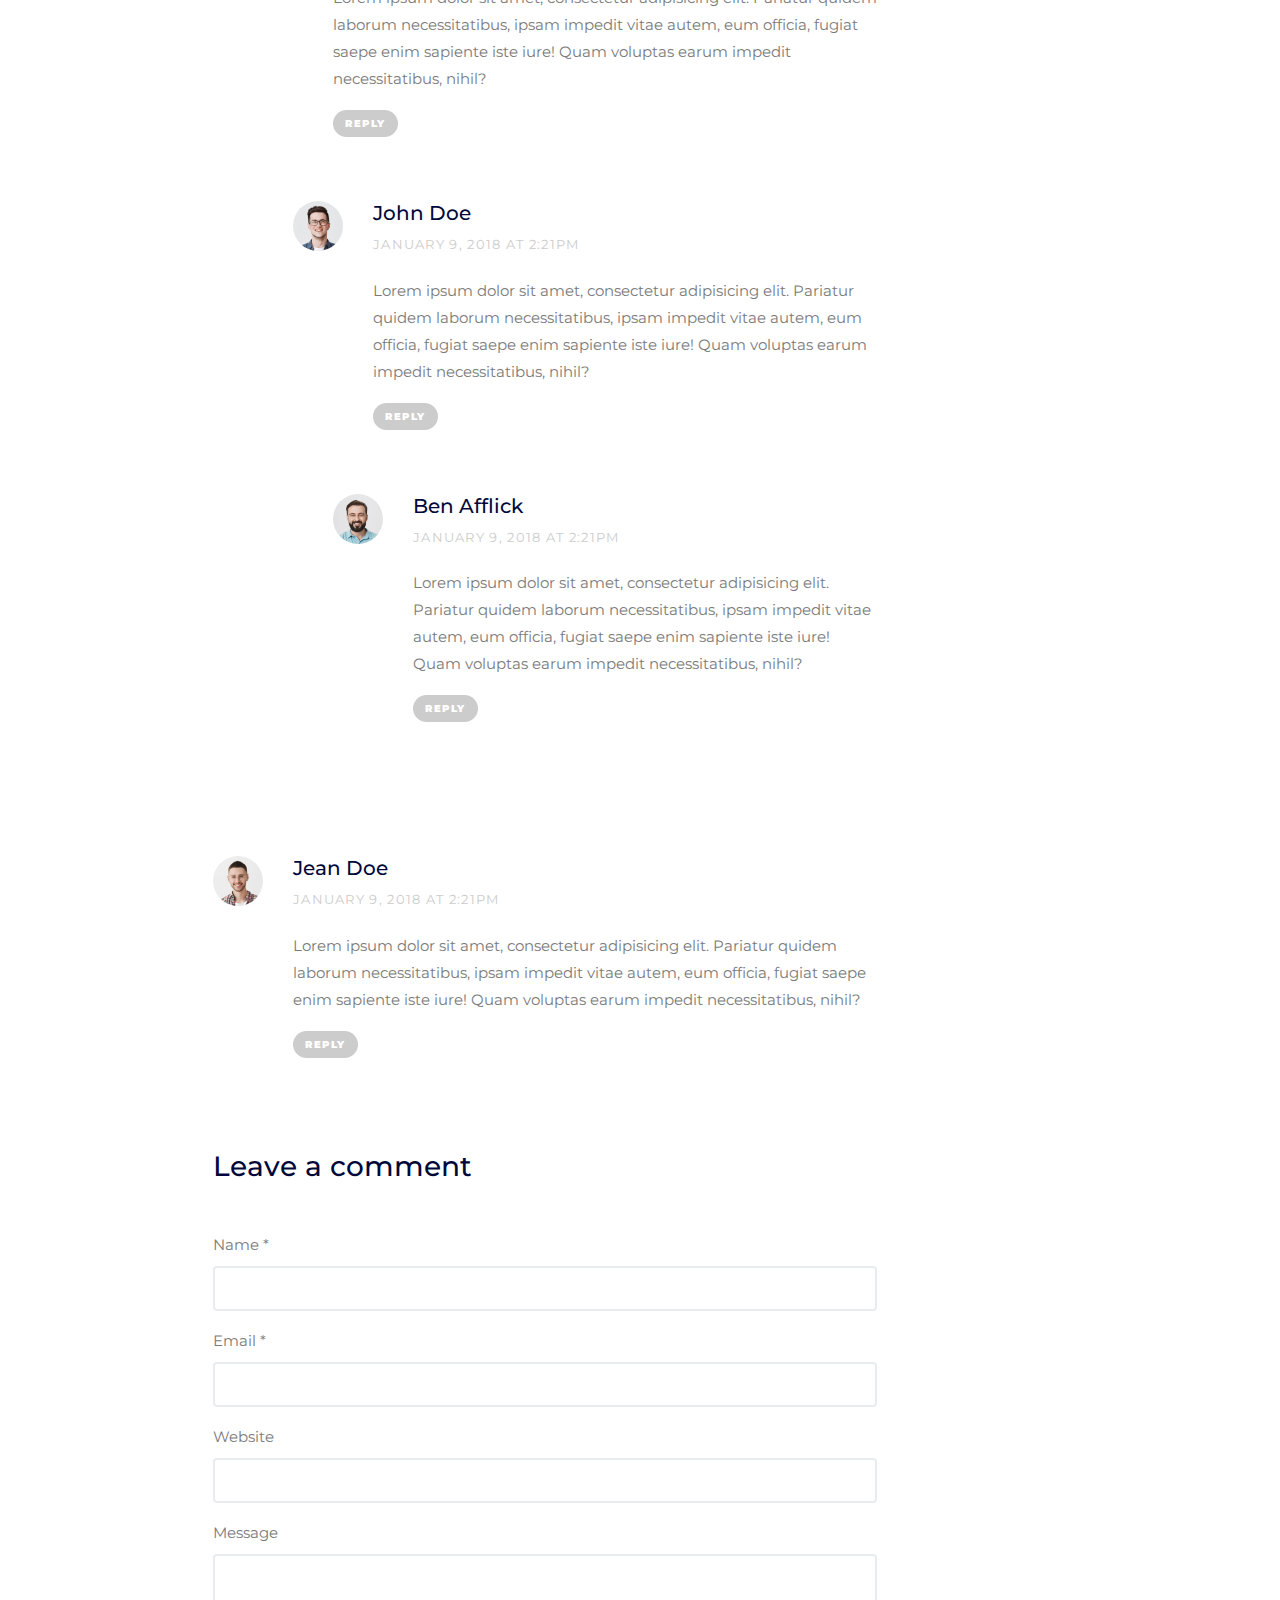
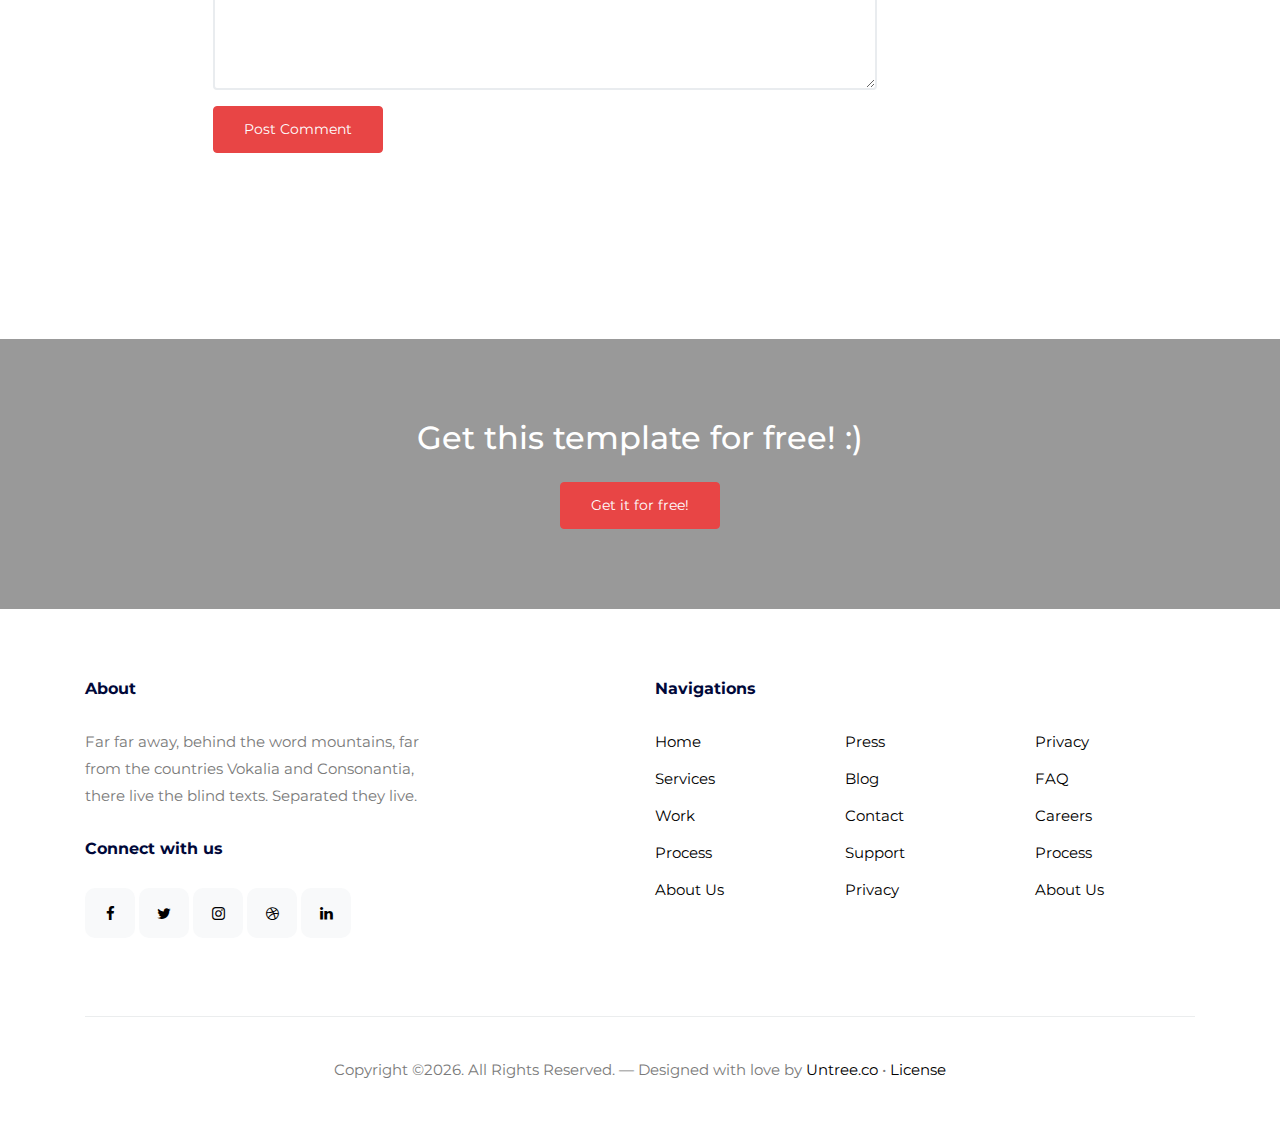
<file: res/untree.co-append/single.html>
<!-- /*
* Template Name: Append
* Template Author: Untree.co
* Tempalte URI: https://untree.co/
* License: https://creativecommons.org/licenses/by/3.0/
*/ -->
<!doctype html>
<html lang="en">
<head>
  <meta charset="utf-8">
  <meta name="viewport" content="width=device-width, initial-scale=1, shrink-to-fit=no">
  <meta name="author" content="Untree.co">
  <link rel="shortcut icon" href="favicon.png">

  <meta name="description" content="" />
  <meta name="keywords" content="bootstrap, bootstrap4" />


  <link href="https://fonts.googleapis.com/css2?family=Montserrat:wght@300;400;700&display=swap" rel="stylesheet">
  
  <link rel="stylesheet" href="css/bootstrap.min.css">
  <link rel="stylesheet" href="css/owl.carousel.min.css">
  <link rel="stylesheet" href="css/owl.theme.default.min.css">
  <link rel="stylesheet" href="fonts/icomoon/style.css">
  <link rel="stylesheet" href="fonts/feather/style.css">
  <link rel="stylesheet" href="fonts/flaticon/font/flaticon.css">
  <link rel="stylesheet" href="css/jquery.fancybox.min.css">
  <link rel="stylesheet" href="css/aos.css">
  <link rel="stylesheet" href="css/style.css">

  <title>Append Free HTML Template by Untree.co</title>
</head>
<body>


    <div class="site-mobile-menu site-navbar-target">
      <div class="site-mobile-menu-header">
        <div class="site-mobile-menu-close">
          <span class="icofont-close js-menu-toggle"></span>
        </div>
      </div>
      <div class="site-mobile-menu-body"></div>
    </div>
    
    <div class="container">


      <nav class="site-nav">
        <div class="logo">
          <a href="index.html" class="text-white">Append<span class="text-black">.</span></a>
        </div>
        <div class="row align-items-center">
          
          
          <div class="col-12 col-sm-12 col-lg-12 site-navigation text-center">
            <ul class="js-clone-nav d-none d-lg-inline-block text-left site-menu">
              <li><a href="index.html">Home</a></li>
              <li class="has-children">
                <a href="#">Pages</a>
                <ul class="dropdown">
                  <li><a href="portfolio.html">Portfolio</a></li>
                  <li class="active"><a href="single.html">Single</a></li>
                  <li><a href="about.html">About</a></li>
                  <li><a href="contact.html">Contact</a></li>

                  <li class="has-children">
                    <a href="#">Menu Two</a>
                    <ul class="dropdown">
                      <li><a href="#">Sub Menu One</a></li>
                      <li><a href="#">Sub Menu Two</a></li>
                      <li><a href="#">Sub Menu Three</a></li>
                    </ul>
                  </li>
                  <li><a href="#">Menu Three</a></li>
                </ul>
              </li>
              <li><a href="elements.html">Elements</a></li>
              <li><a href="contact.html">Contact us</a></li>
            </ul>

            <ul class="js-clone-nav d-none d-lg-inline-block text-left site-menu float-right menu-absolute">
              <li class="cta-button"><a href="https://untree.co/" target="_blank">Free Templates</a></li>
            </ul>

            <a href="#" class="burger light ml-auto site-menu-toggle js-menu-toggle d-block d-lg-none" data-toggle="collapse" data-target="#main-navbar">
              <span></span>
            </a>

          </div>

        </div>  
      </nav> <!-- END nav -->

    </div> <!-- END container -->


    <div class="hero-slant overlay" data-stellar-background-ratio="0.5" style="background-image: url('images/hero-min.jpg')">

      <div class="container">
        <div class="row align-items-center justify-content-center">
          <div class="col-lg-7 intro text-center">
            <h1 class="text-white font-weight-bold mb-4" data-aos="fade-up" data-aos-delay="0">Single Post</h1>
            <p class="text-white mb-4" data-aos="fade-up" data-aos-delay="100">Far far away, behind the word mountains, far from the countries Vokalia and Consonantia, there live the blind texts. Separated they live.</p>
            <p data-aos="fade-up" data-aos-delay="200"><a href="#" class="btn btn-primary">Get Started</a></p>
            
          
          </div>
          
          
        </div>

        
      </div>

      <div class="slant" style="background-image: url('images/slant-grey.svg');"></div>
    </div>

    <div class="site-section">
    <div class="container article">
      <div class="row justify-content-center align-items-stretch">
        
        <article class="col-lg-8 order-lg-2 px-lg-5">
          <p>Far far away, behind the word mountains, far from the countries Vokalia and Consonantia, there live the blind texts. Separated they live in Bookmarksgrove right at the coast of the Semantics, a large language ocean.</p>

          <p>A small river named Duden flows by their place and supplies it with the necessary regelialia. It is a paradisematic country, in which roasted parts of sentences fly into your mouth.</p>

          <h3>Even the all-powerful...</h3>
          <p>Even the all-powerful Pointing has no control about the blind texts it is an almost unorthographic life One day however a small line of blind text by the name of Lorem Ipsum decided to leave for the far World of Grammar.</p>

          <p>The Big Oxmox advised her not to do so, because there were thousands of bad Commas, wild Question Marks and devious Semikoli, but the Little Blind Text didn’t listen. She packed her seven versalia, put her initial into the belt and made herself on the way.</p>

          <p>When she reached the first hills of the Italic Mountains, she had a last view back on the skyline of her hometown Bookmarksgrove, the headline of Alphabet Village and the subline of her own road, the Line Lane. Pityful a rethoric question ran over her cheek, then she continued her way.</p>

          <h3>On her way she met a copy</h3>
          <p>Separated they live in Bookmarksgrove right at the coast of the Semantics, a large language ocean.</p>
          <p>A small river named Duden flows by their place and supplies it with the necessary regelialia.</p>
          <p>And if she hasn’t been rewritten, then they are still using her.
          On her way she met a copy. The copy warned the Little Blind Text, that where it came from it would have been rewritten a thousand times and everything that was left from its origin would be the word "and" and the Little Blind Text should turn around and return to its own, safe country. </p>

          <p>But nothing the copy said could convince her and so it didn’t take long until a few insidious Copy Writers ambushed her, made her drunk with Longe and Parole and dragged her into their agency, where they abused her for their.</p>

          <p>Separated they live in Bookmarksgrove right at the coast of the Semantics, a large language ocean.A small river named Duden flows by their place and supplies it with the necessary regelialia.And if she hasn’t been rewritten, then they are still using her.</p>



          <div class="pt-5 categories_tags ">
                <p>Categories:  <a href="#">Design</a>, <a href="#">Events</a>  Tags: <a href="#">#html</a>, <a href="#">#trends</a></p>
              </div>

              <div class="post-single-navigation d-flex align-items-stretch">
                <a href="#" class="mr-auto w-50 pr-4">
                  <span class="d-block">Previous Post</span>
                  A Mounteering Guide For Beginners
                </a>
                <a href="#" class="ml-auto w-50 text-right pl-4">
                  <span class="d-block">Next Post</span>
                  12 Creative Designers Share Ideas About Web Design
                </a>
              </div>


            <div class="pt-5">
              <h3 class="mb-5">6 Comments</h3>
              <ul class="comment-list">
                <li class="comment">
                  <div class="vcard bio">
                    <img src="images/person_6-min.jpg" alt="Image placeholder">
                  </div>
                  <div class="comment-body">
                    <h3>Irish Smith</h3>
                    <div class="meta">January 9, 2018 at 2:21pm</div>
                    <p>Lorem ipsum dolor sit amet, consectetur adipisicing elit. Pariatur quidem laborum necessitatibus, ipsam impedit vitae autem, eum officia, fugiat saepe enim sapiente iste iure! Quam voluptas earum impedit necessitatibus, nihil?</p>
                    <p><a href="#" class="reply">Reply</a></p>
                  </div>
                </li>

                <li class="comment">
                  <div class="vcard bio">
                    <img src="images/person_5-min.jpg" alt="Image placeholder">
                  </div>
                  <div class="comment-body">
                    <h3>Christine Stewart</h3>
                    <div class="meta">January 9, 2018 at 2:21pm</div>
                    <p>Lorem ipsum dolor sit amet, consectetur adipisicing elit. Pariatur quidem laborum necessitatibus, ipsam impedit vitae autem, eum officia, fugiat saepe enim sapiente iste iure! Quam voluptas earum impedit necessitatibus, nihil?</p>
                    <p><a href="#" class="reply">Reply</a></p>
                  </div>

                  <ul class="children">
                    <li class="comment">
                      <div class="vcard bio">
                        <img src="images/person_4-min.jpg" alt="Image placeholder">
                      </div>
                      <div class="comment-body">
                        <h3>Chintan Patel</h3>
                        <div class="meta">January 9, 2018 at 2:21pm</div>
                        <p>Lorem ipsum dolor sit amet, consectetur adipisicing elit. Pariatur quidem laborum necessitatibus, ipsam impedit vitae autem, eum officia, fugiat saepe enim sapiente iste iure! Quam voluptas earum impedit necessitatibus, nihil?</p>
                        <p><a href="#" class="reply">Reply</a></p>
                      </div>


                      <ul class="children">
                        <li class="comment">
                          <div class="vcard bio">
                            <img src="images/person_3-min.jpg" alt="Image placeholder">
                          </div>
                          <div class="comment-body">
                            <h3>John Doe</h3>
                            <div class="meta">January 9, 2018 at 2:21pm</div>
                            <p>Lorem ipsum dolor sit amet, consectetur adipisicing elit. Pariatur quidem laborum necessitatibus, ipsam impedit vitae autem, eum officia, fugiat saepe enim sapiente iste iure! Quam voluptas earum impedit necessitatibus, nihil?</p>
                            <p><a href="#" class="reply">Reply</a></p>
                          </div>

                            <ul class="children">
                              <li class="comment">
                                <div class="vcard bio">
                                  <img src="images/person_2-min.jpg" alt="Image placeholder">
                                </div>
                                <div class="comment-body">
                                  <h3>Ben Afflick</h3>
                                  <div class="meta">January 9, 2018 at 2:21pm</div>
                                  <p>Lorem ipsum dolor sit amet, consectetur adipisicing elit. Pariatur quidem laborum necessitatibus, ipsam impedit vitae autem, eum officia, fugiat saepe enim sapiente iste iure! Quam voluptas earum impedit necessitatibus, nihil?</p>
                                  <p><a href="#" class="reply">Reply</a></p>
                                </div>
                              </li>
                            </ul>
                        </li>
                      </ul>
                    </li>
                  </ul>
                </li>

                <li class="comment">
                  <div class="vcard bio">
                    <img src="images/person_1-min.jpg" alt="Image placeholder">
                  </div>
                  <div class="comment-body">
                    <h3>Jean Doe</h3>
                    <div class="meta">January 9, 2018 at 2:21pm</div>
                    <p>Lorem ipsum dolor sit amet, consectetur adipisicing elit. Pariatur quidem laborum necessitatibus, ipsam impedit vitae autem, eum officia, fugiat saepe enim sapiente iste iure! Quam voluptas earum impedit necessitatibus, nihil?</p>
                    <p><a href="#" class="reply">Reply</a></p>
                  </div>
                </li>
              </ul>
              <!-- END comment-list -->
              
              <div class="comment-form-wrap pt-5">
                <h3 class="mb-5">Leave a comment</h3>
                <form action="#" class="">
                  <div class="form-group">
                    <label for="name">Name *</label>
                    <input type="text" class="form-control" id="name">
                  </div>
                  <div class="form-group">
                    <label for="email">Email *</label>
                    <input type="email" class="form-control" id="email">
                  </div>
                  <div class="form-group">
                    <label for="website">Website</label>
                    <input type="url" class="form-control" id="website">
                  </div>

                  <div class="form-group">
                    <label for="message">Message</label>
                    <textarea name="message" id="message" cols="30" rows="5" class="form-control"></textarea>
                  </div>
                  <div class="form-group">
                    <input type="submit" value="Post Comment" class="btn btn-primary btn-md">
                  </div>

                </form>
              </div>
            </div>
            

        </article>

        <div class="col-md-12 col-lg-1 order-lg-1">
          <div class="share sticky-top">
            <h3>Share</h3>
            <ul class="list-unstyled share-article">
              <li><a href="#"><span class="icon-facebook"></span></a></li>
              <li><a href="#"><span class="icon-twitter"></span></a></li>
              <li><a href="#"><span class="icon-pinterest"></span></a></li>
            </ul>
          </div>
        </div>
        <div class="col-lg-3 mb-5 mb-lg-0 order-lg-3">

          <div class="mb-4">
            <a href="https://vimeo.com/342333493" data-fancybox class="video-wrap">
              <span class="play-wrap"><span class="icon-play"></span></span>
              <img src="images/img_h_5-min.jpg" alt="Image" class="img-fluid rounded">
            </a>
          </div>  

          <div class="share floating-block sticky-top">
            
              <h2 class="mb-3 text-black">Subscribe to Newsletter</h2>
              <p>Far far away behind the word mountains far from.</p>
              <form action="#">
                <input type="email" class="form-control mb-2" placeholder="Enter email">
                <input type="submit" value="Subscribe" class="btn btn-primary btn-block">
              </form>
          </div>
        </div>
      </div>
    </div>
  </div>
        
    
    <div class="site-section overlay site-cover-2" style="background-image: url('images/img_v_3-min.jpg')">
      <div class="container">
        <div class="row">
          <div class="col-lg-7 mx-auto text-center">
            <h2 class="text-white mb-4">Get this template for free! :)</h2>
            <p class="mb-0"><a href="https://untree.co/" rel="noopener" class="btn btn-primary">Get it for free!</a></p>
          </div>
        </div>
      </div>
    </div>

     <div class="site-footer">
      <div class="container">
        <div class="row justify-content-between">
          <div class="col-lg-4">
            <div class="widget">
              <h3>About</h3>
              <p>Far far away, behind the word mountains, far from the countries Vokalia and Consonantia, there live the blind texts. Separated they live.</p>
            </div>
            <div class="widget">
              <h3>Connect with us</h3>
              <ul class="social list-unstyled">
                <li><a href="#"><span class="icon-facebook"></span></a></li>
                <li><a href="#"><span class="icon-twitter"></span></a></li>
                <li><a href="#"><span class="icon-instagram"></span></a></li>
                <li><a href="#"><span class="icon-dribbble"></span></a></li>
                <li><a href="#"><span class="icon-linkedin"></span></a></li>
              </ul>
            </div>
          </div>
          <div class="col-lg-6">
            <div class="row">
              <div class="col-12">
                <div class="widget">
                  <h3>Navigations</h3>
                </div>
              </div>
              <div class="col-6 col-sm-6 col-md-4">
                <div class="widget">
                  <ul class="links list-unstyled">
                    <li><a href="#">Home</a></li>
                    <li><a href="#">Services</a></li>
                    <li><a href="#">Work</a></li>
                    <li><a href="#">Process</a></li>
                    <li><a href="#">About Us</a></li>
                  </ul>
                </div>
              </div>
              <div class="col-6 col-sm-6 col-md-4">
                <div class="widget">
                  <ul class="links list-unstyled">
                    <li><a href="#">Press</a></li>
                    <li><a href="#">Blog</a></li>
                    <li><a href="#">Contact</a></li>
                    <li><a href="#">Support</a></li>
                    <li><a href="#">Privacy</a></li>
                  </ul>
                </div>
              </div>
              <div class="col-6 col-sm-6 col-md-4">
                <div class="widget">
                  <ul class="links list-unstyled">
                    <li><a href="#">Privacy</a></li>
                    <li><a href="#">FAQ</a></li>
                    <li><a href="#">Careers</a></li>
                    <li><a href="#">Process</a></li>
                    <li><a href="#">About Us</a></li>
                  </ul>
                </div>
              </div>
            </div>
          </div>
        </div>

        <div class="row justify-content-center text-center copyright">
          <div class="col-md-8">
            <p>Copyright &copy;<script>document.write(new Date().getFullYear());</script>. All Rights Reserved. &mdash; Designed with love by <a href="https://untree.co" target="_blank" rel="nofollow noopener">Untree.co</a> &bullet; <a href="https://untree.co/license" target="_blank" rel="nofollow noopener">License</a>
            </p>
          </div>
        </div>
      </div>
    </div>
    

    <div id="overlayer"></div>
    <div class="loader">
      <div class="spinner-border" role="status">
        <span class="sr-only">Loading...</span>
      </div>
    </div>

    <script src="js/jquery-3.5.1.min.js"></script>
    <script src="js/jquery-migrate-3.0.0.min.js"></script>
    <script src="js/popper.min.js"></script>
    <script src="js/bootstrap.min.js"></script>
    <script src="js/owl.carousel.min.js"></script>
    <script src="js/aos.js"></script>
    <script src="js/imagesloaded.pkgd.js"></script>
    <script src="js/isotope.pkgd.min.js"></script>
    <script src="js/jquery.animateNumber.min.js"></script>
    <script src="js/jquery.stellar.min.js"></script>
    <script src="js/jquery.waypoints.min.js"></script>
    <script src="js/jquery.fancybox.min.js"></script>
    <script src="js/custom.js"></script>

    
  </body>
  </html>
</file>
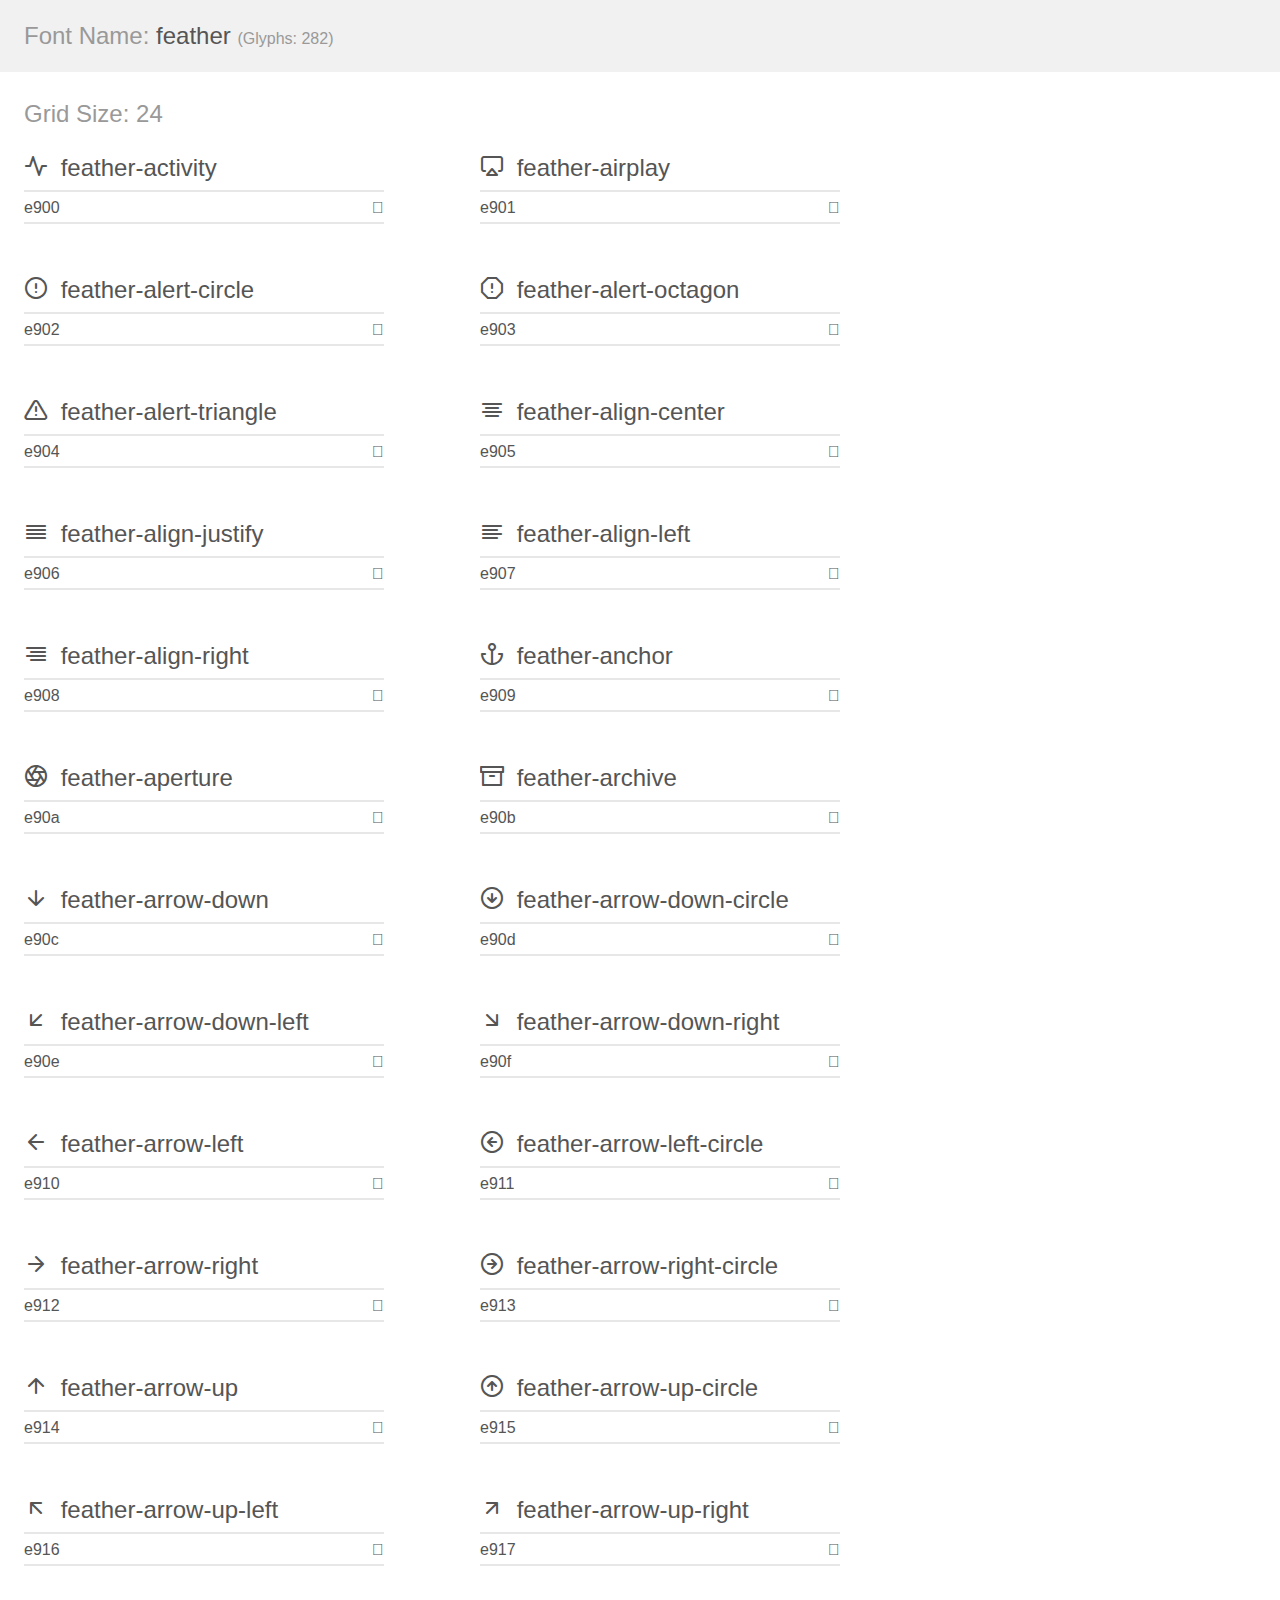
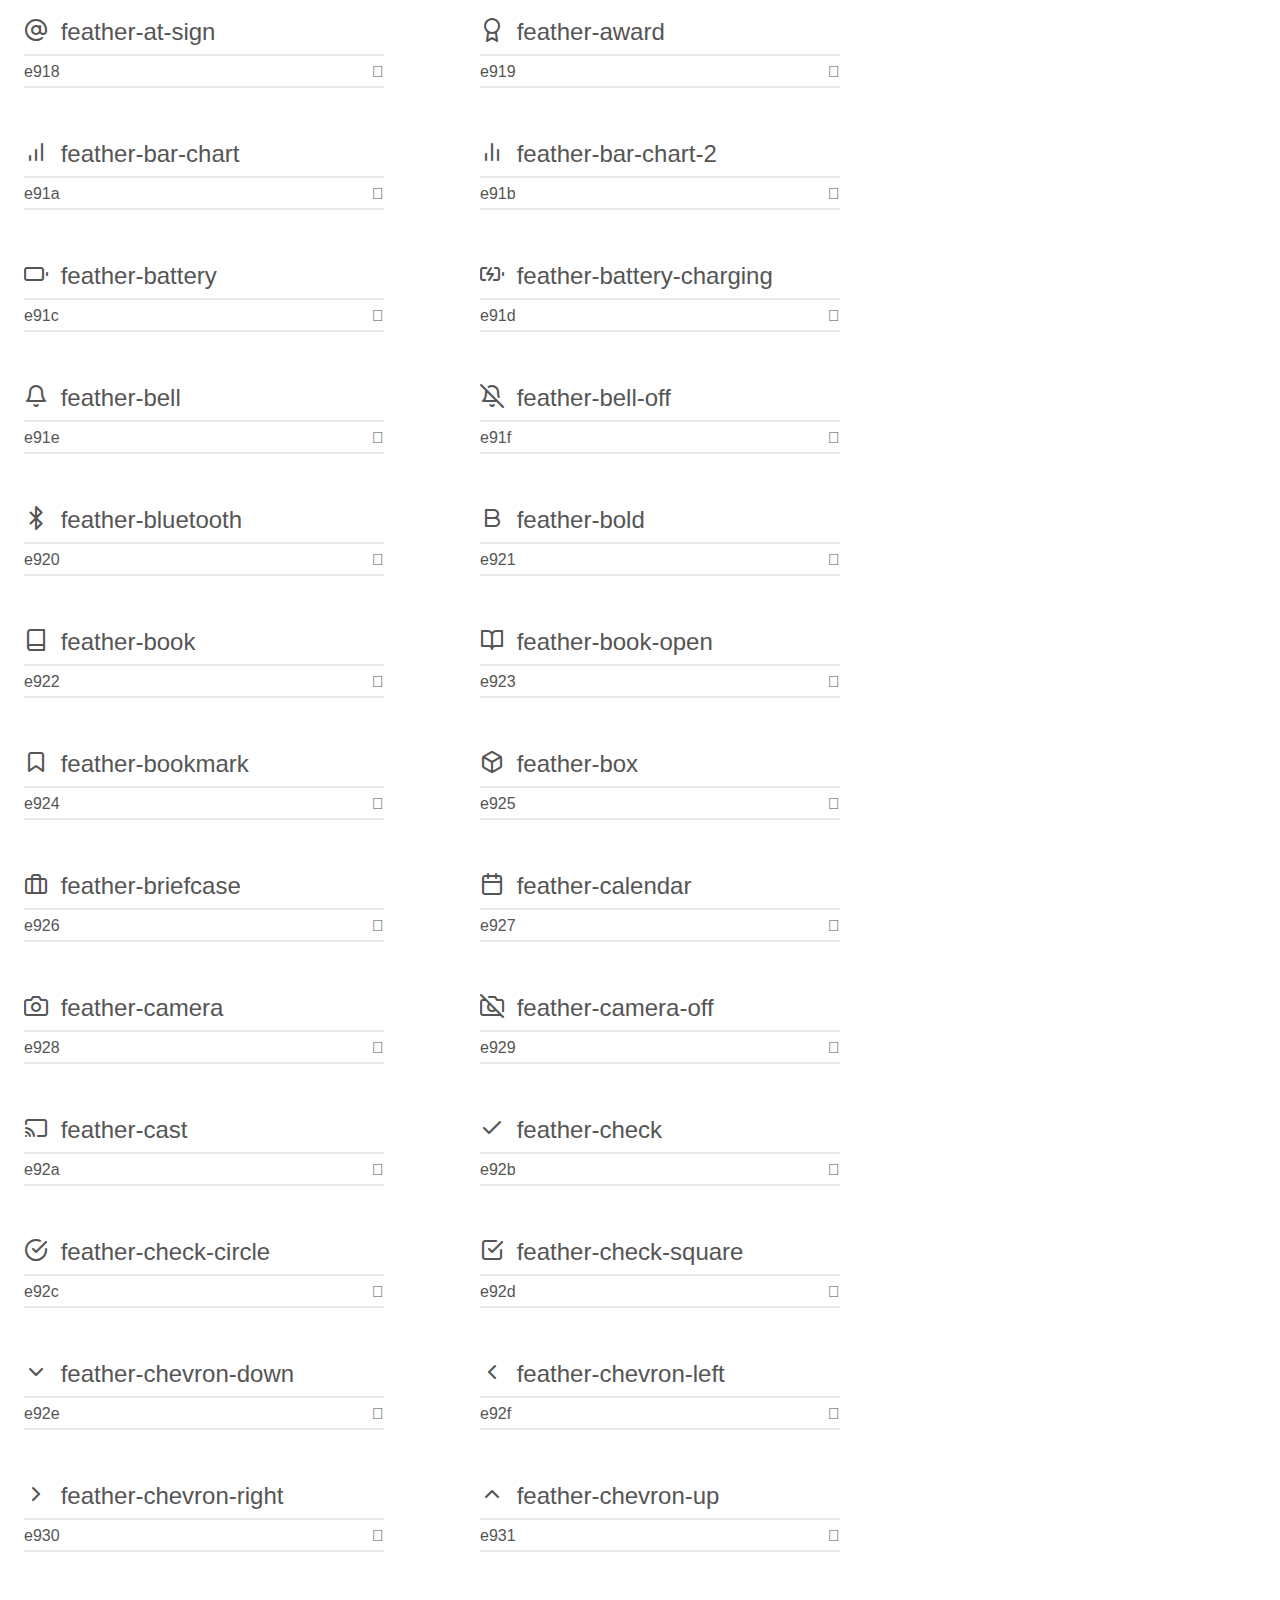
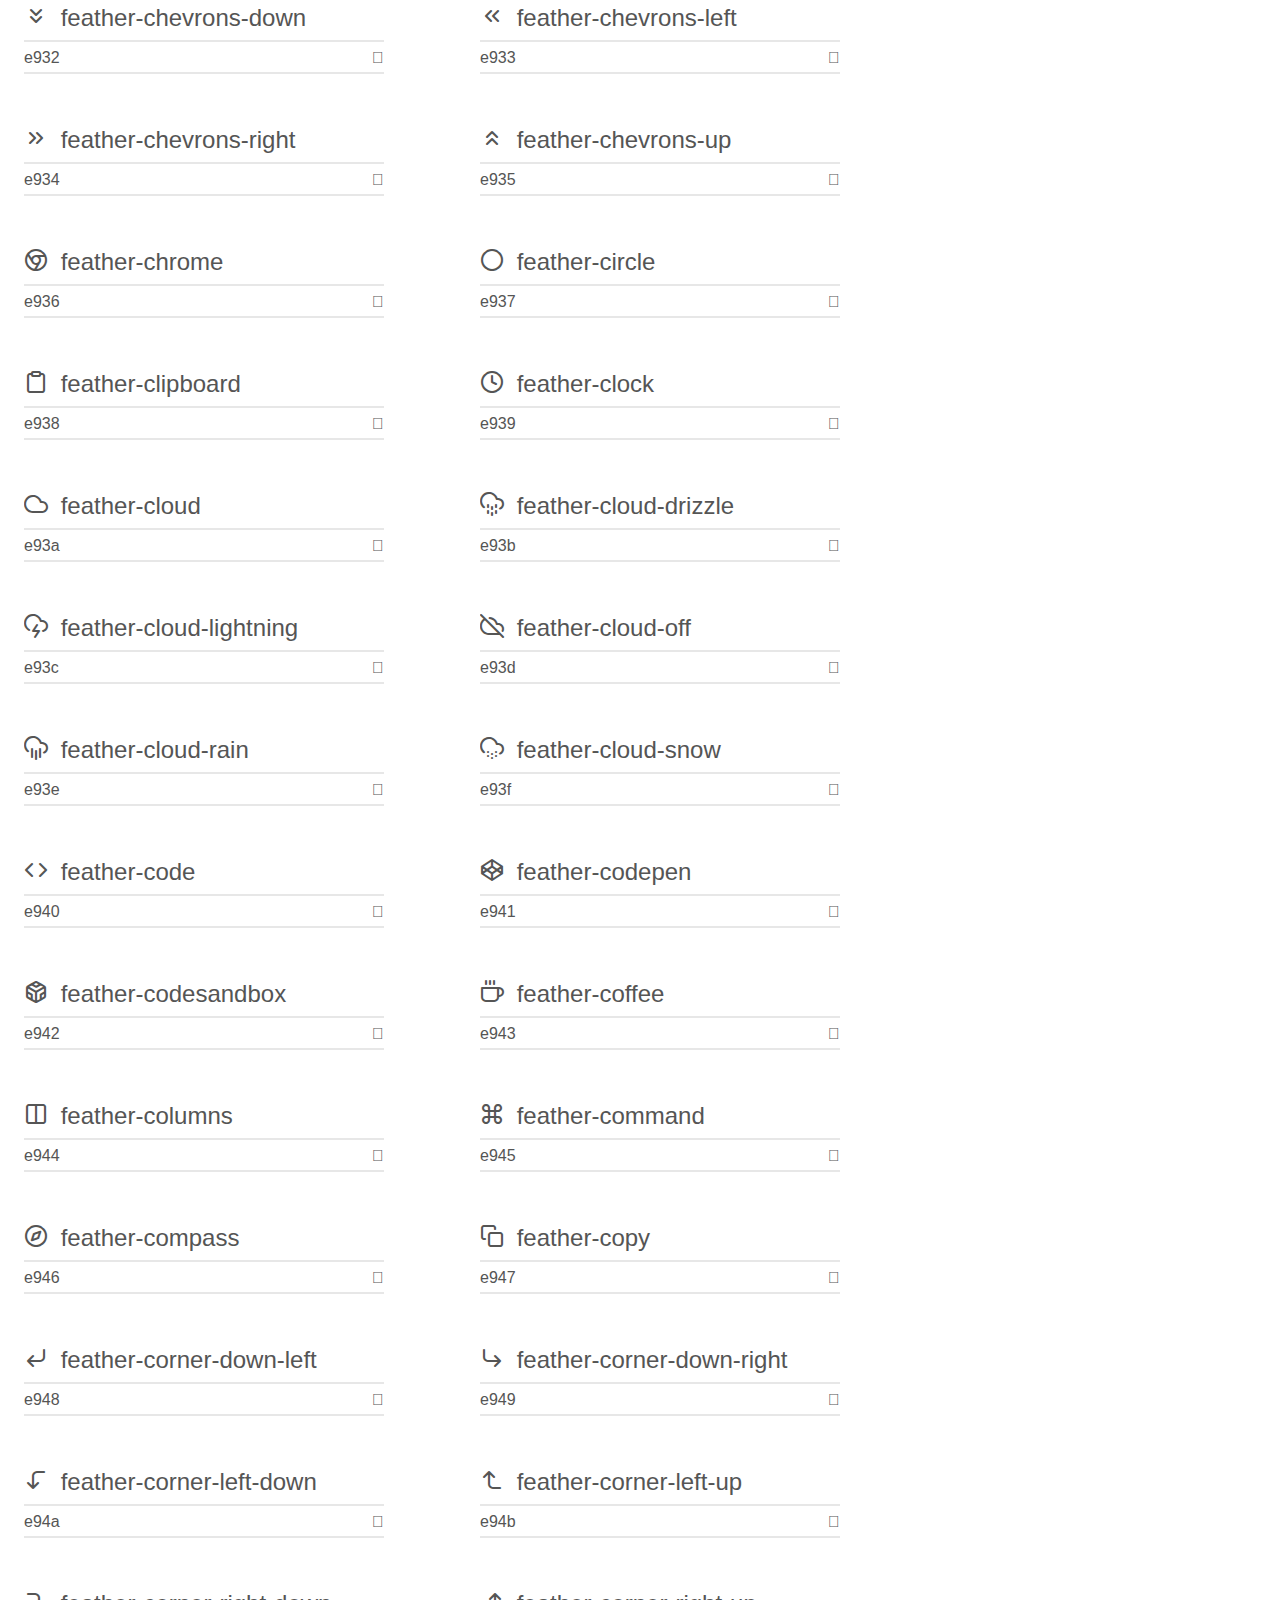
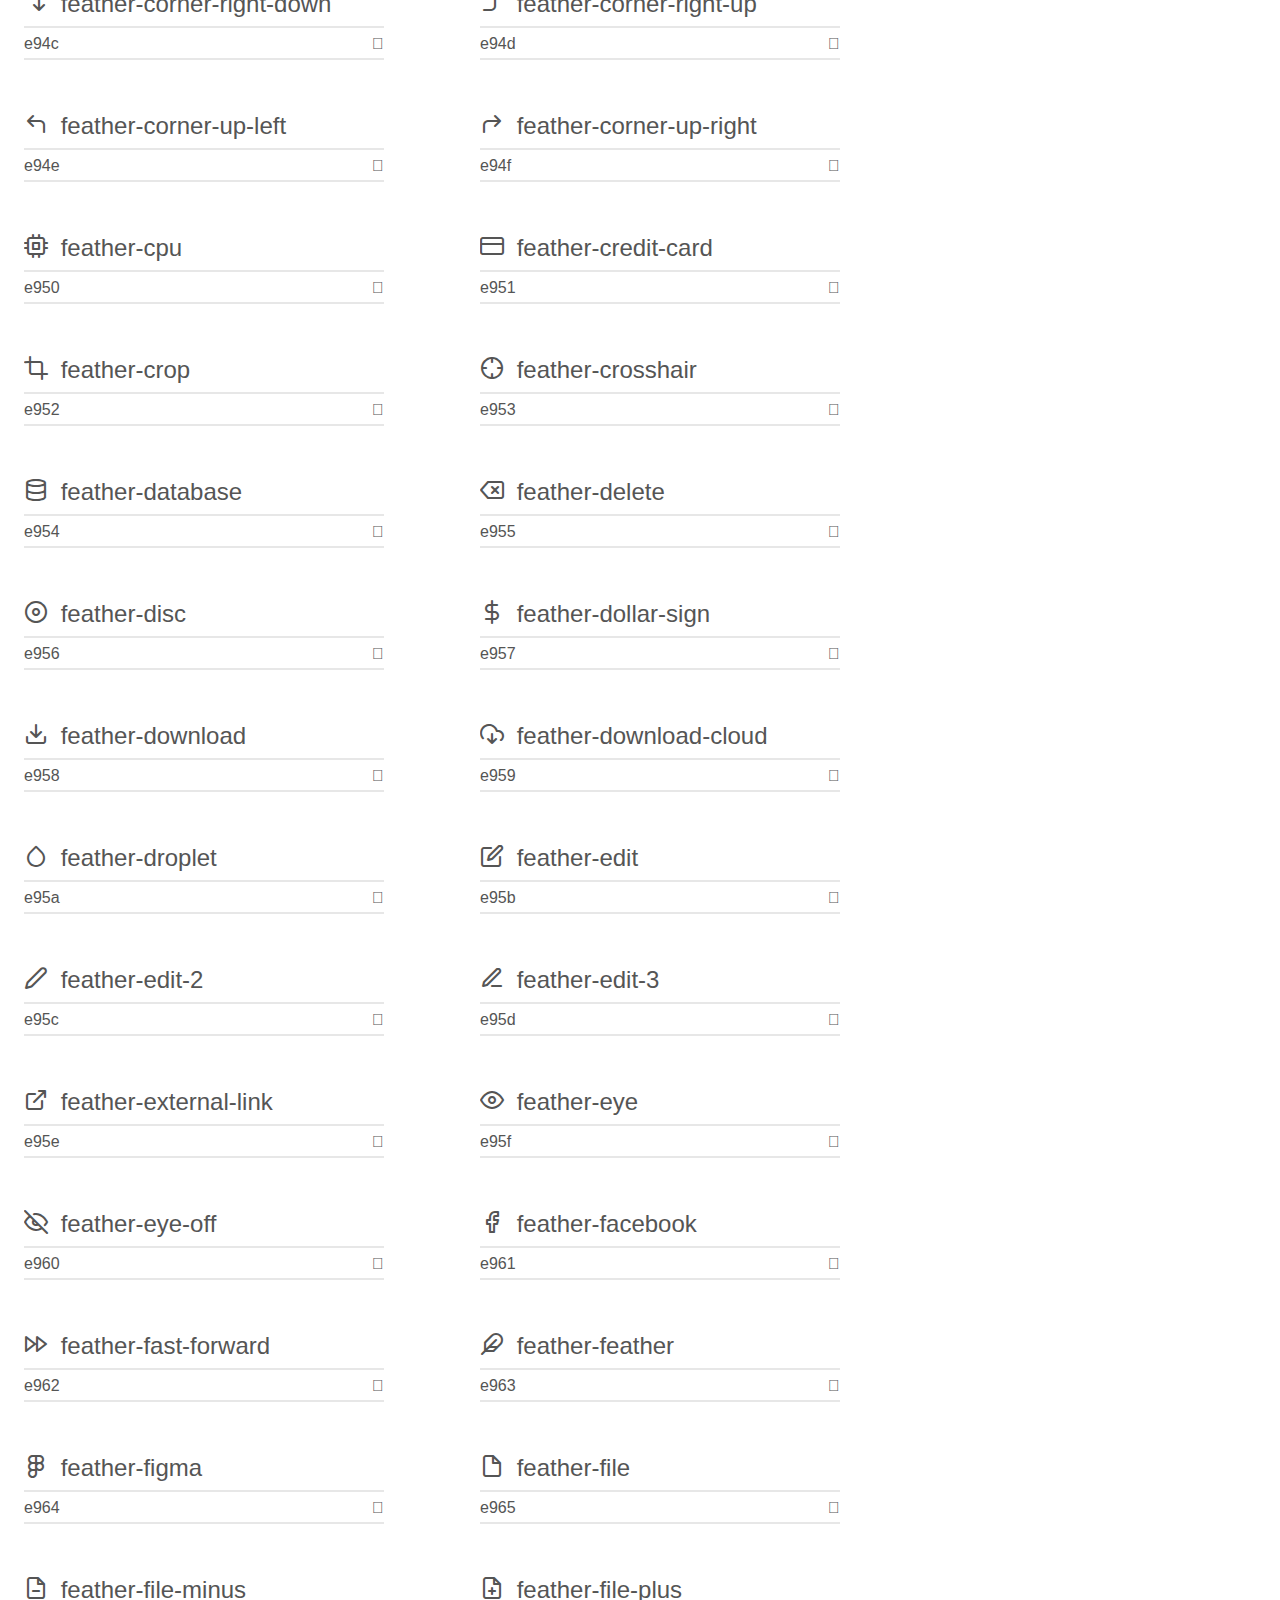
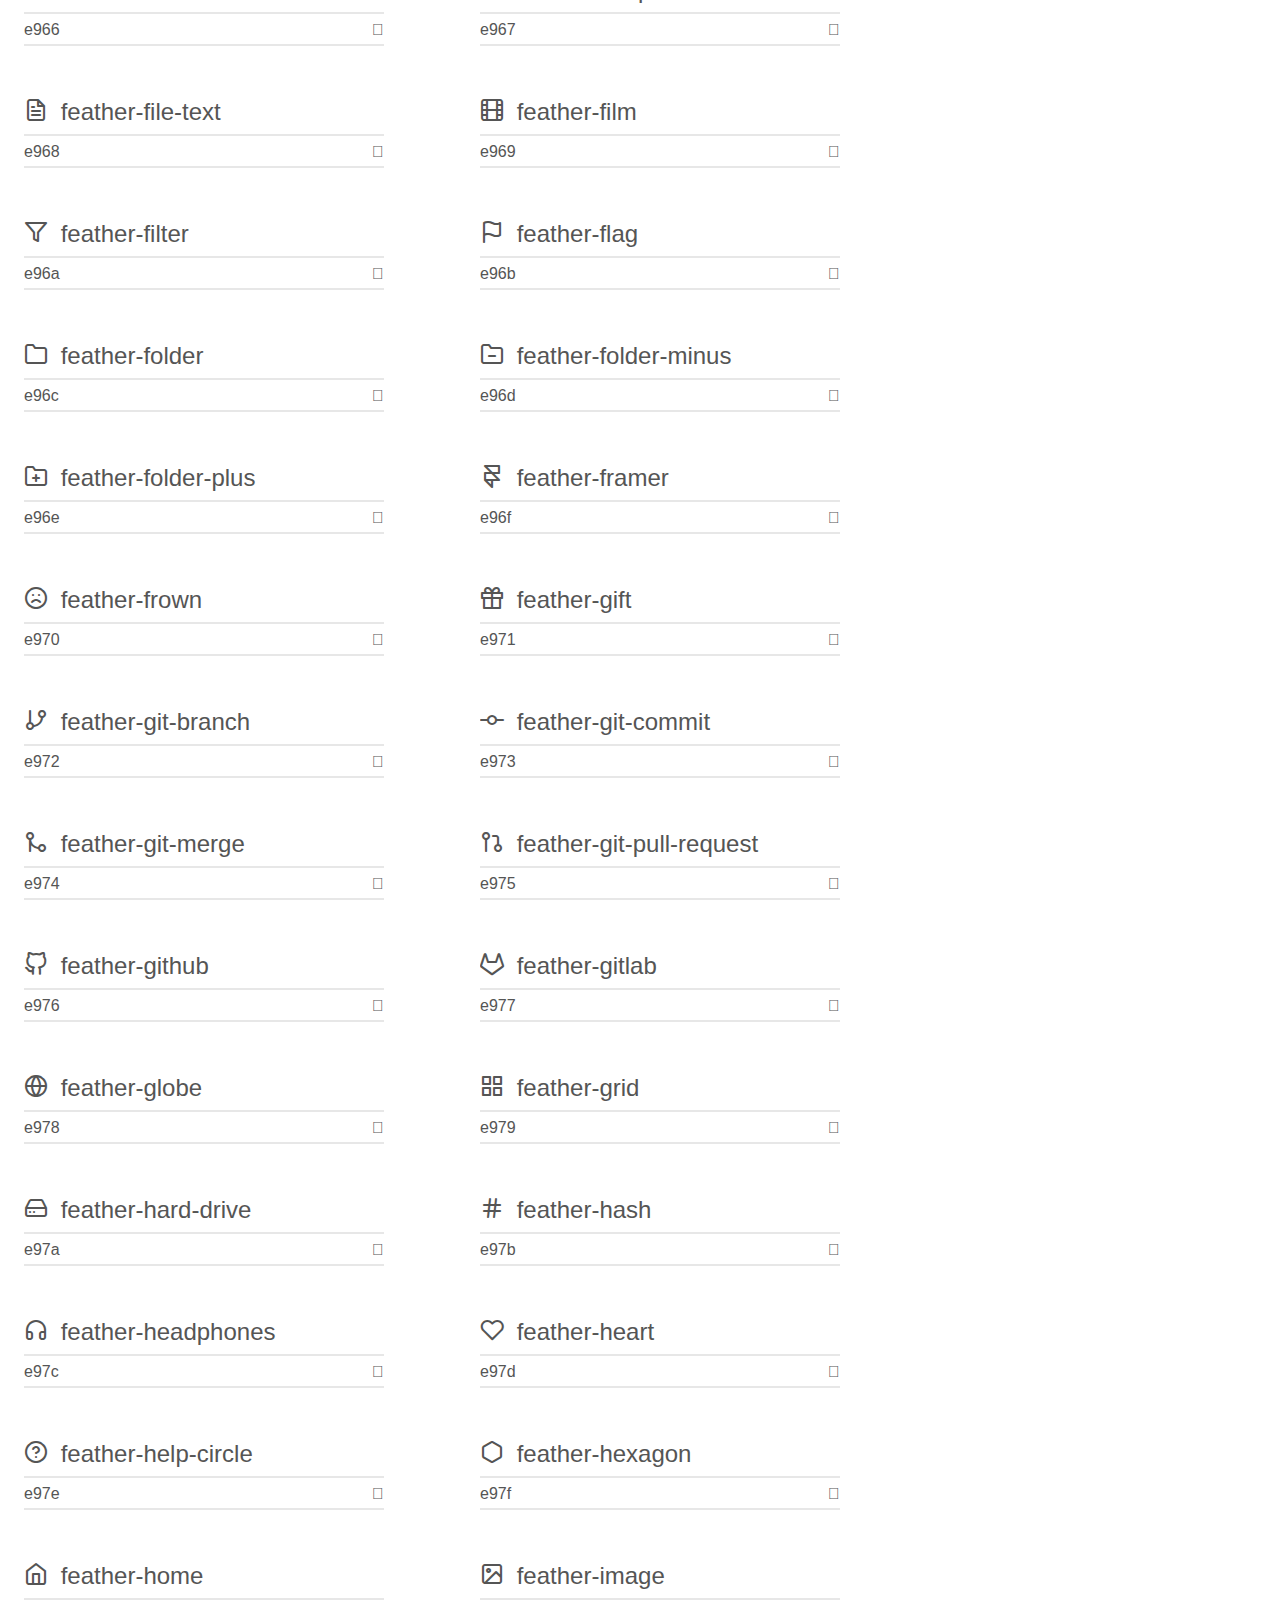
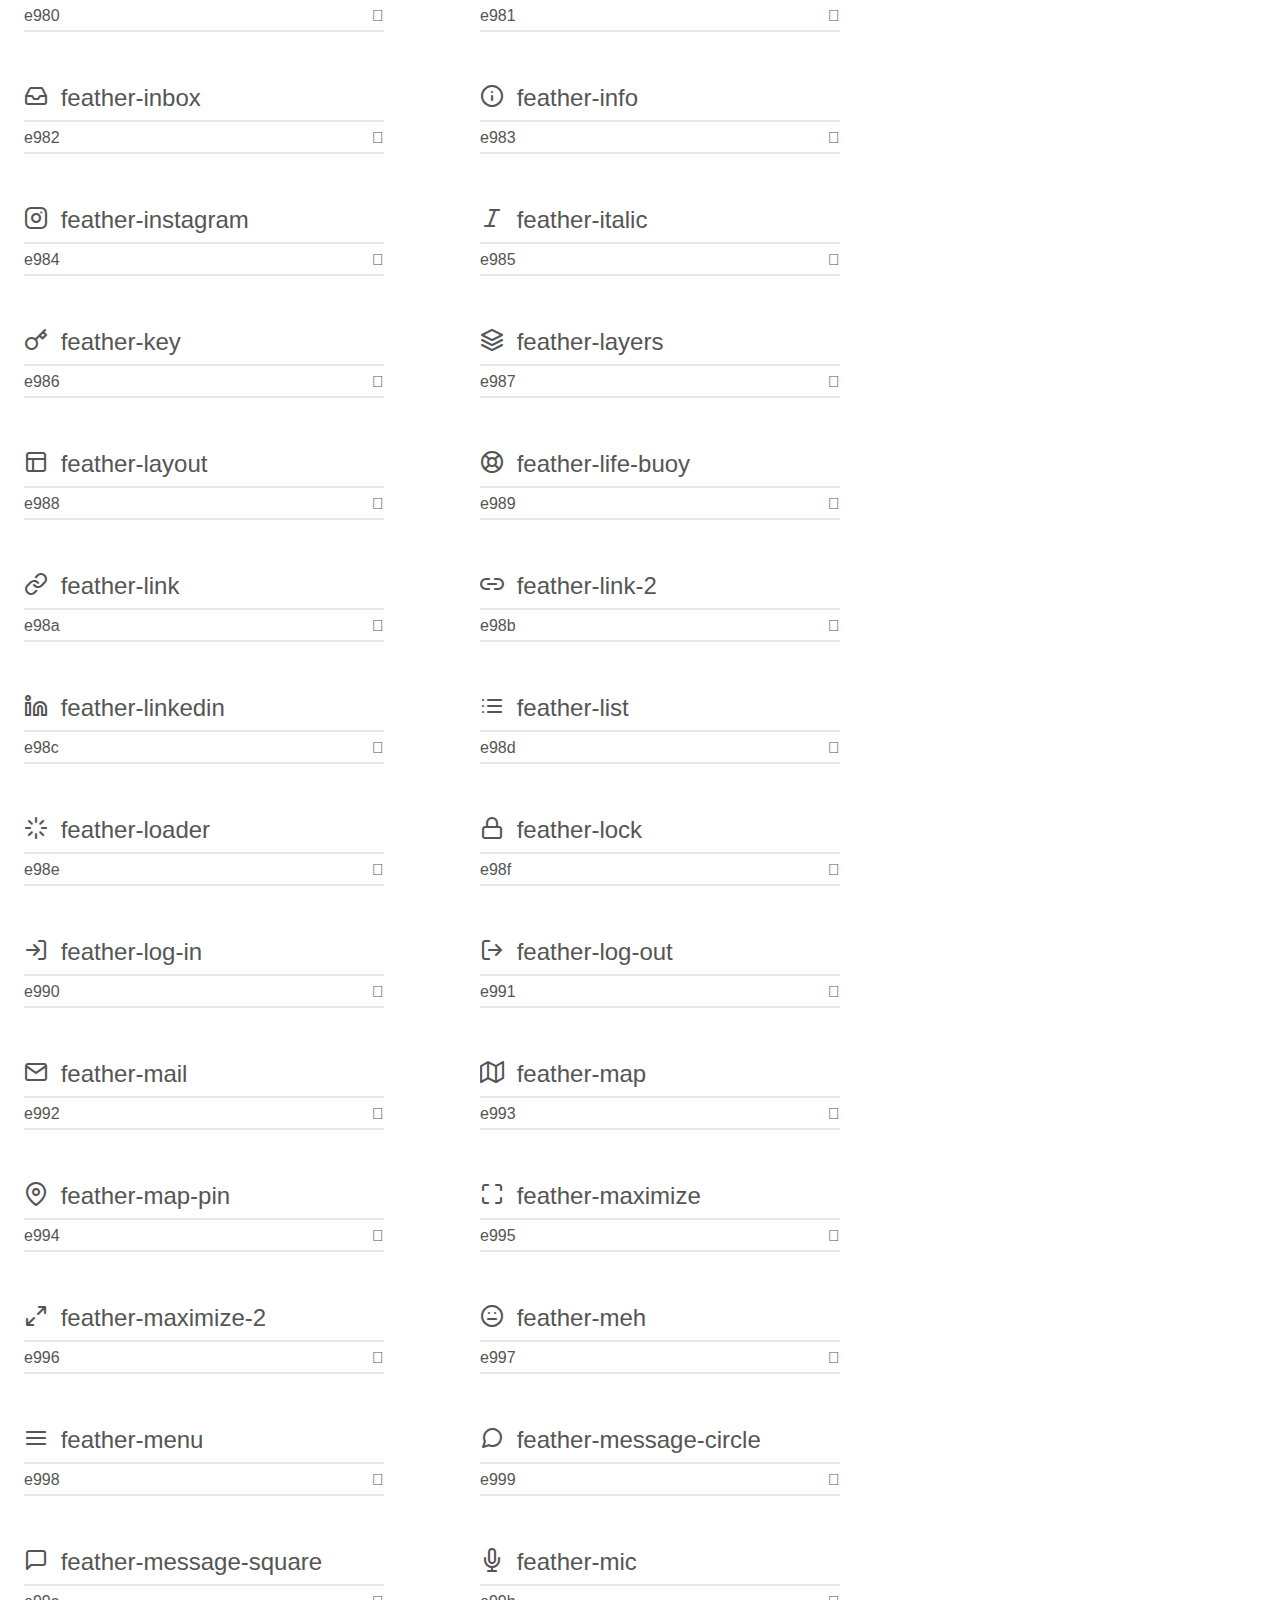
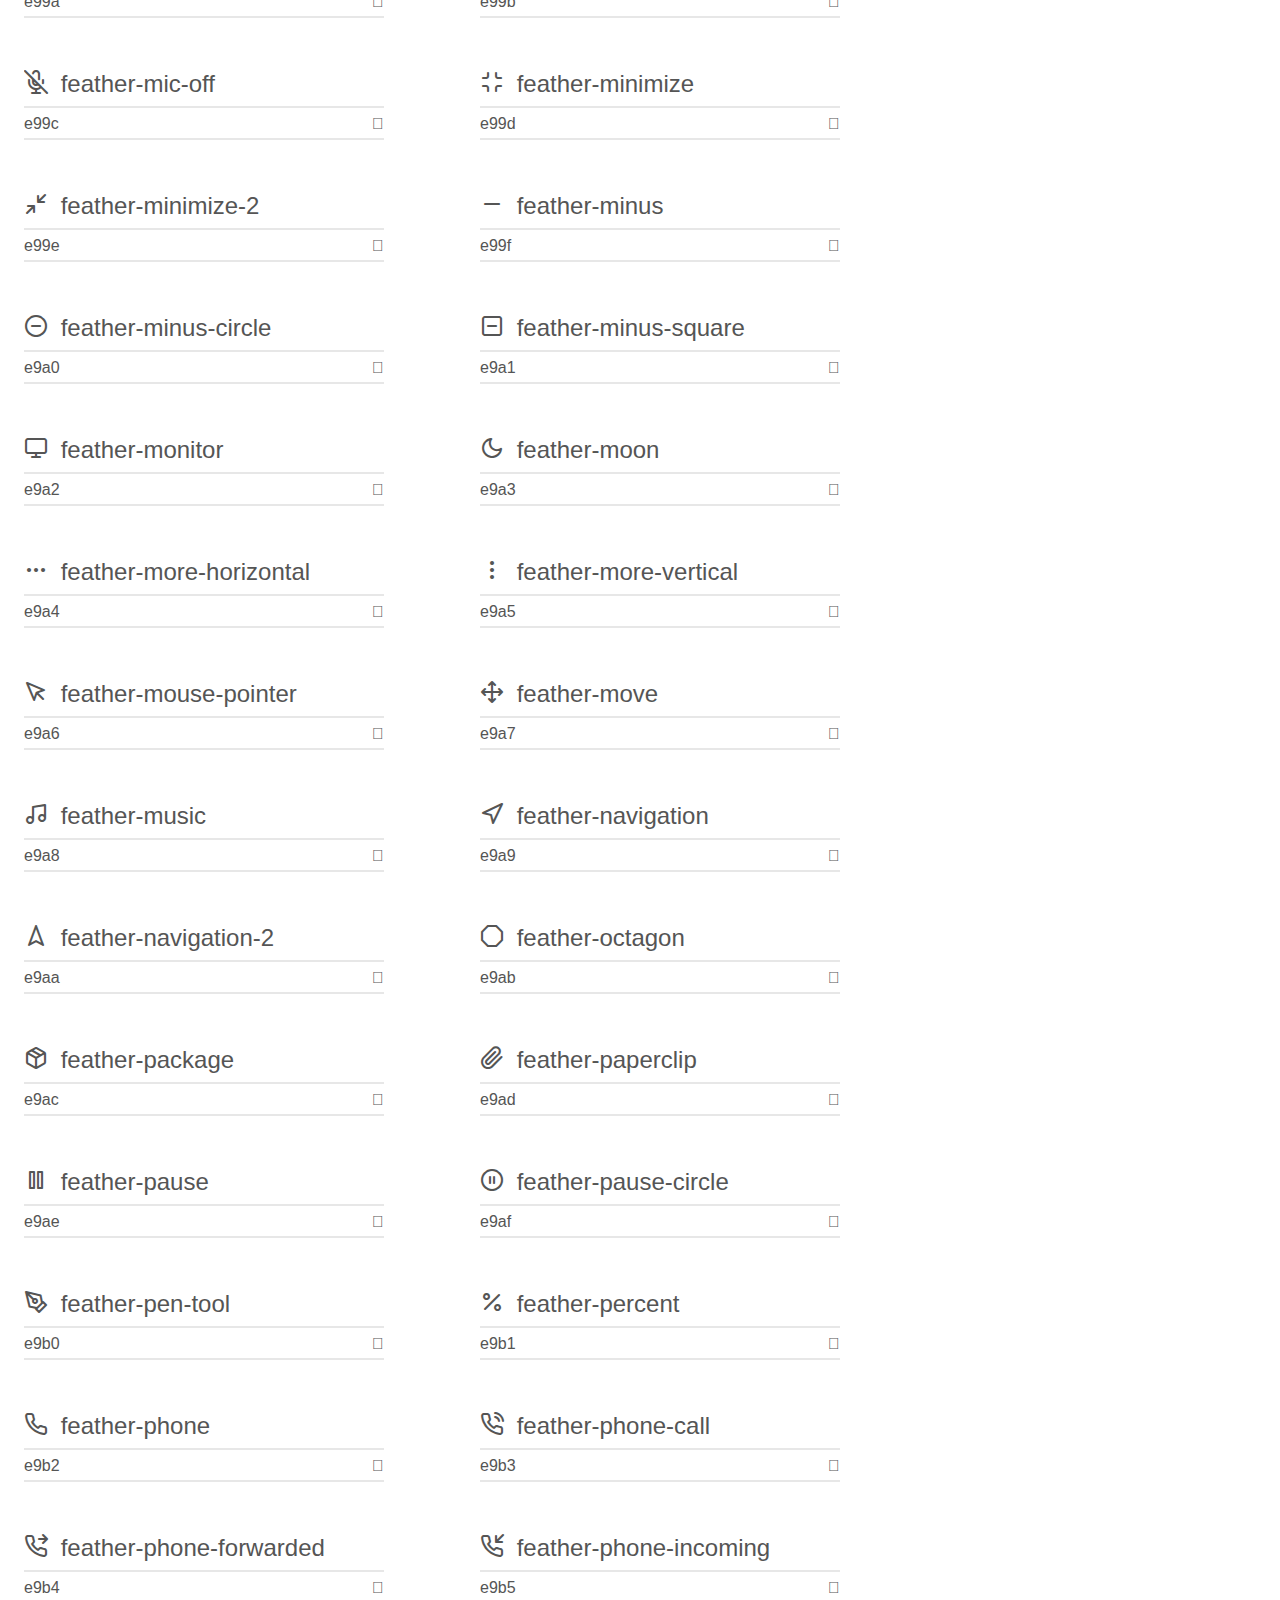
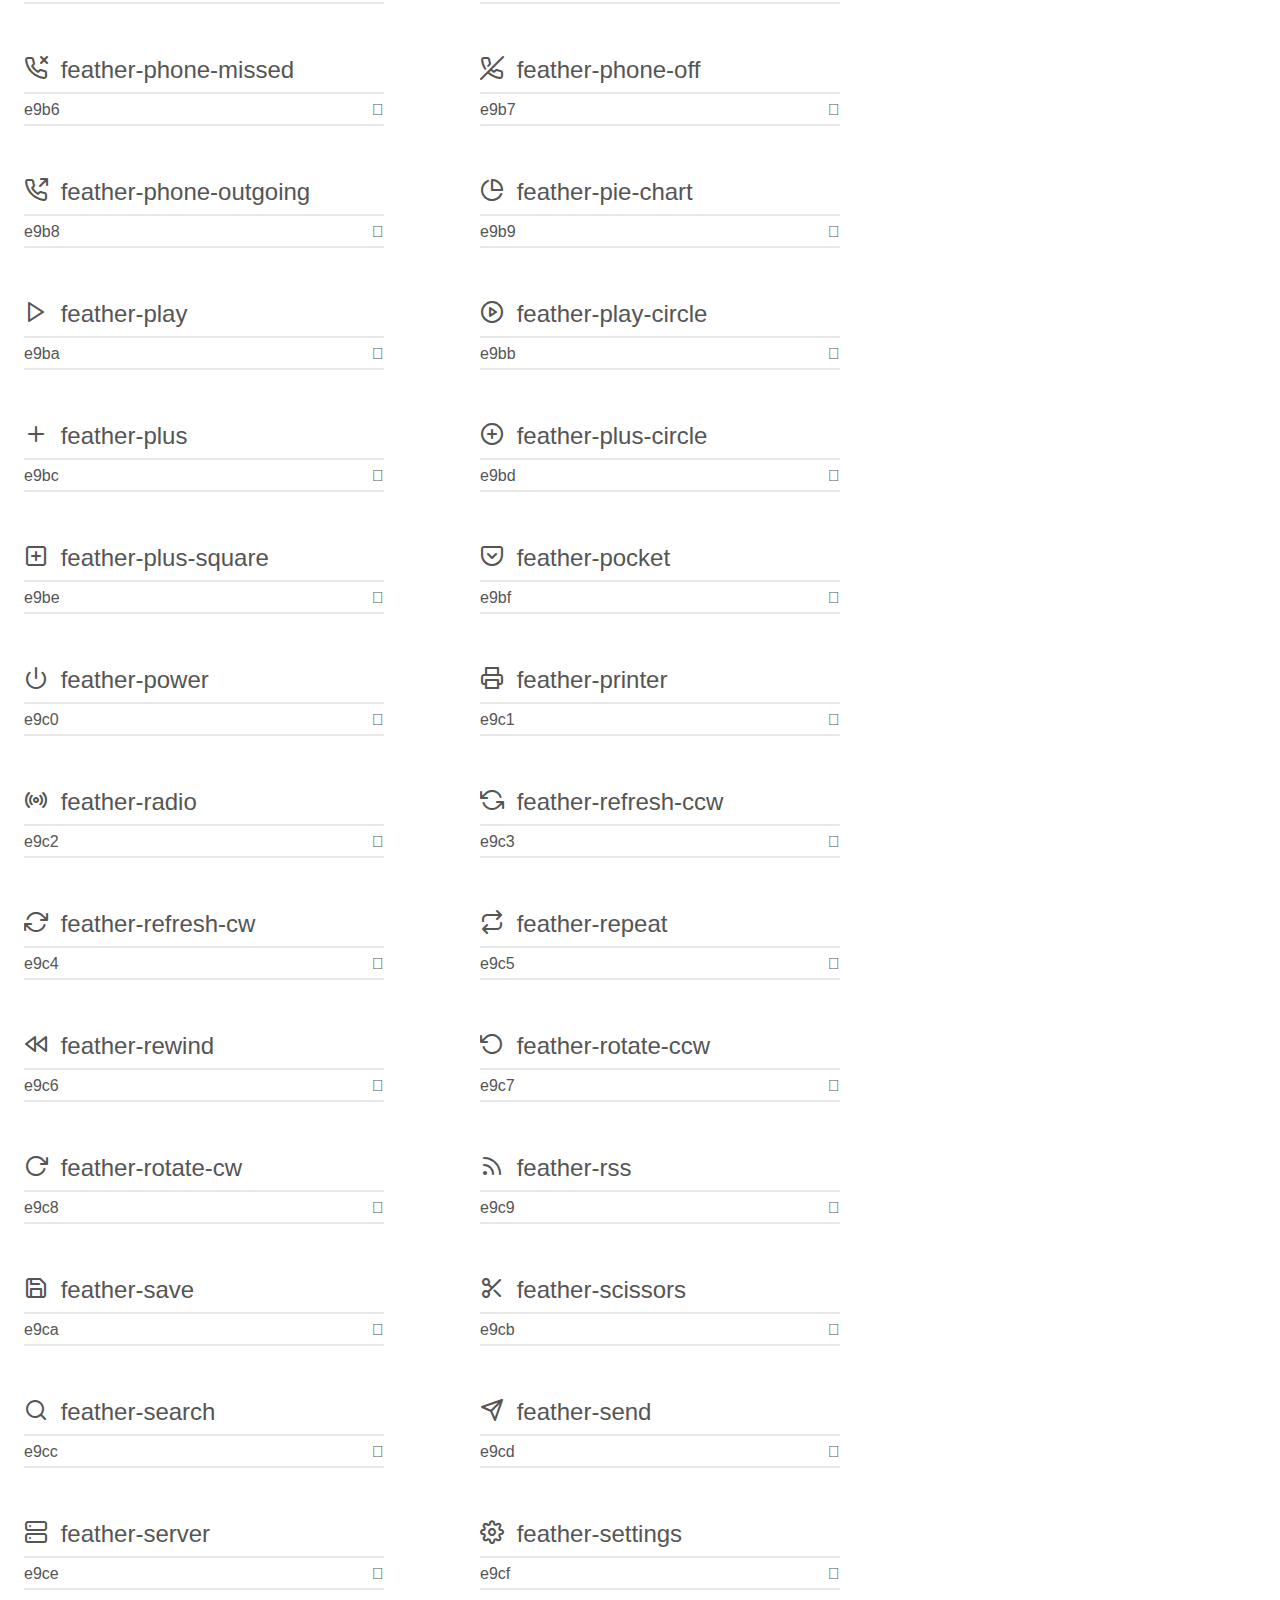
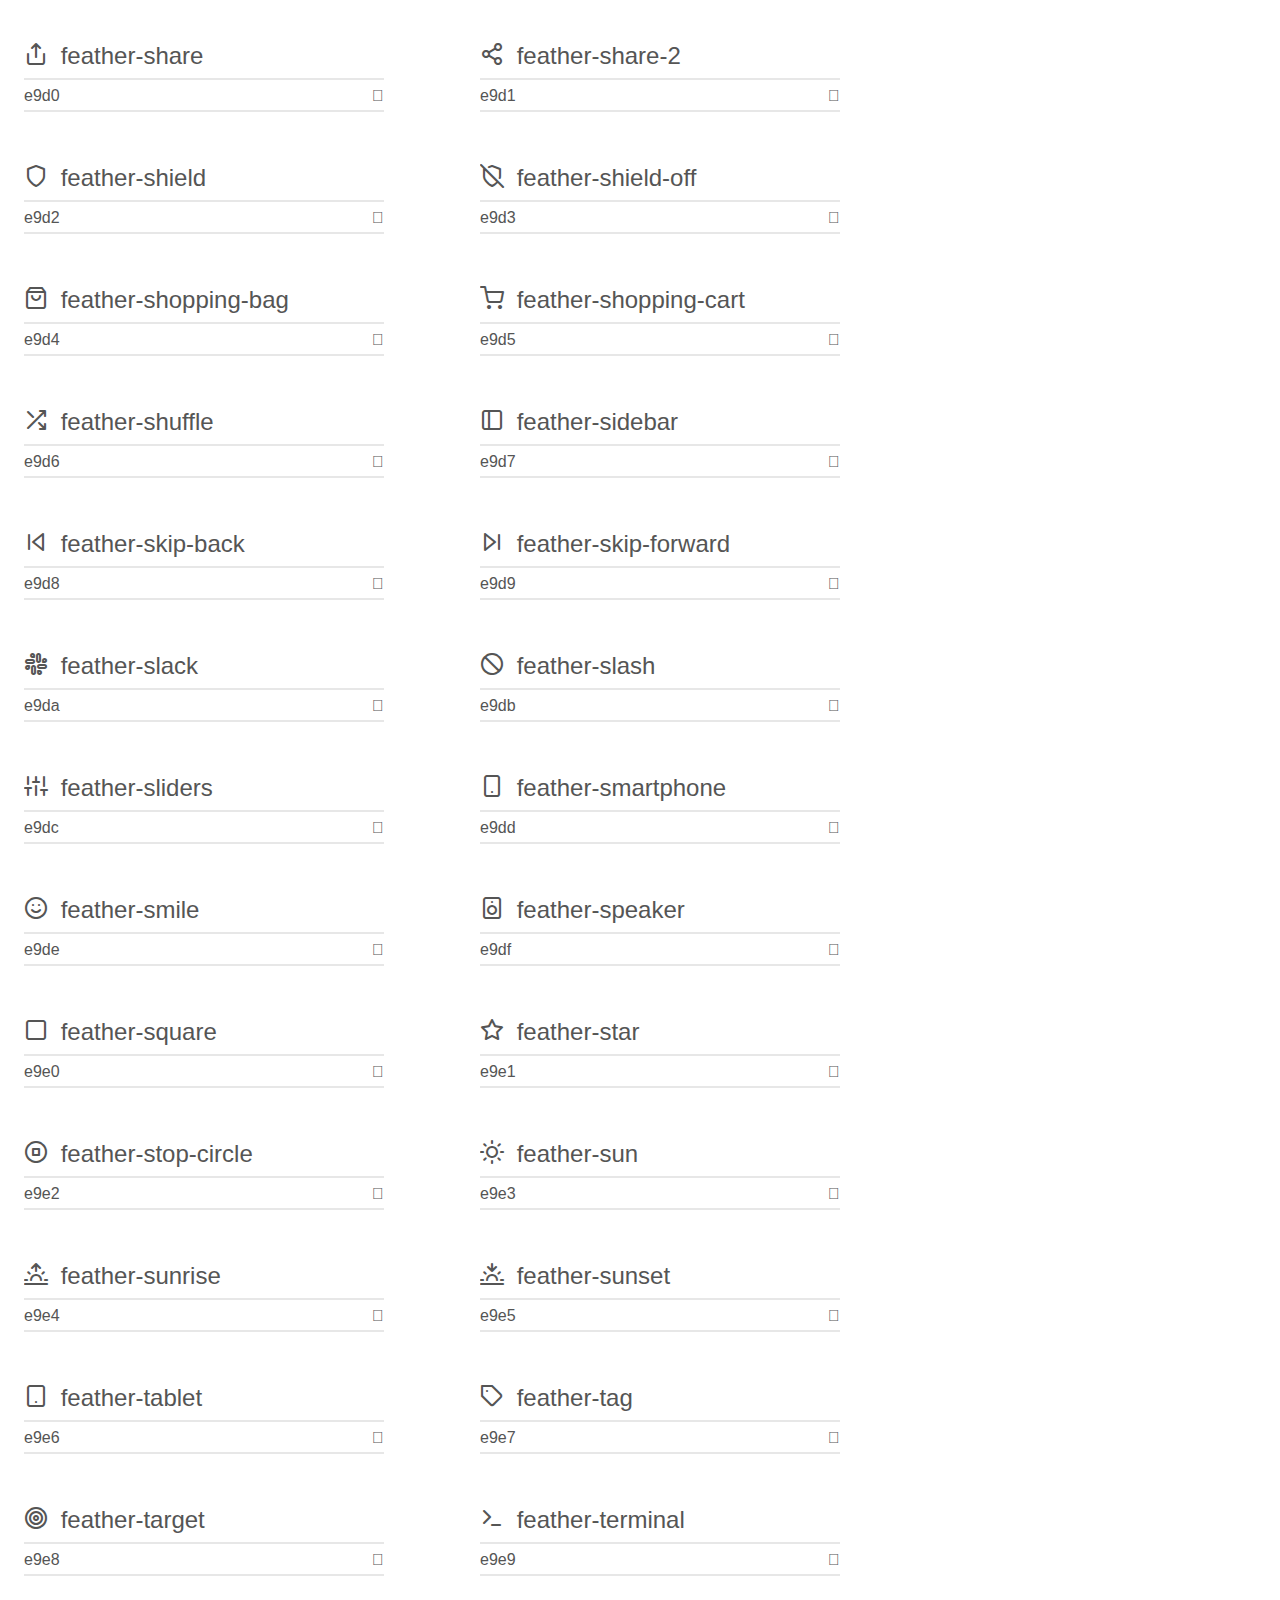
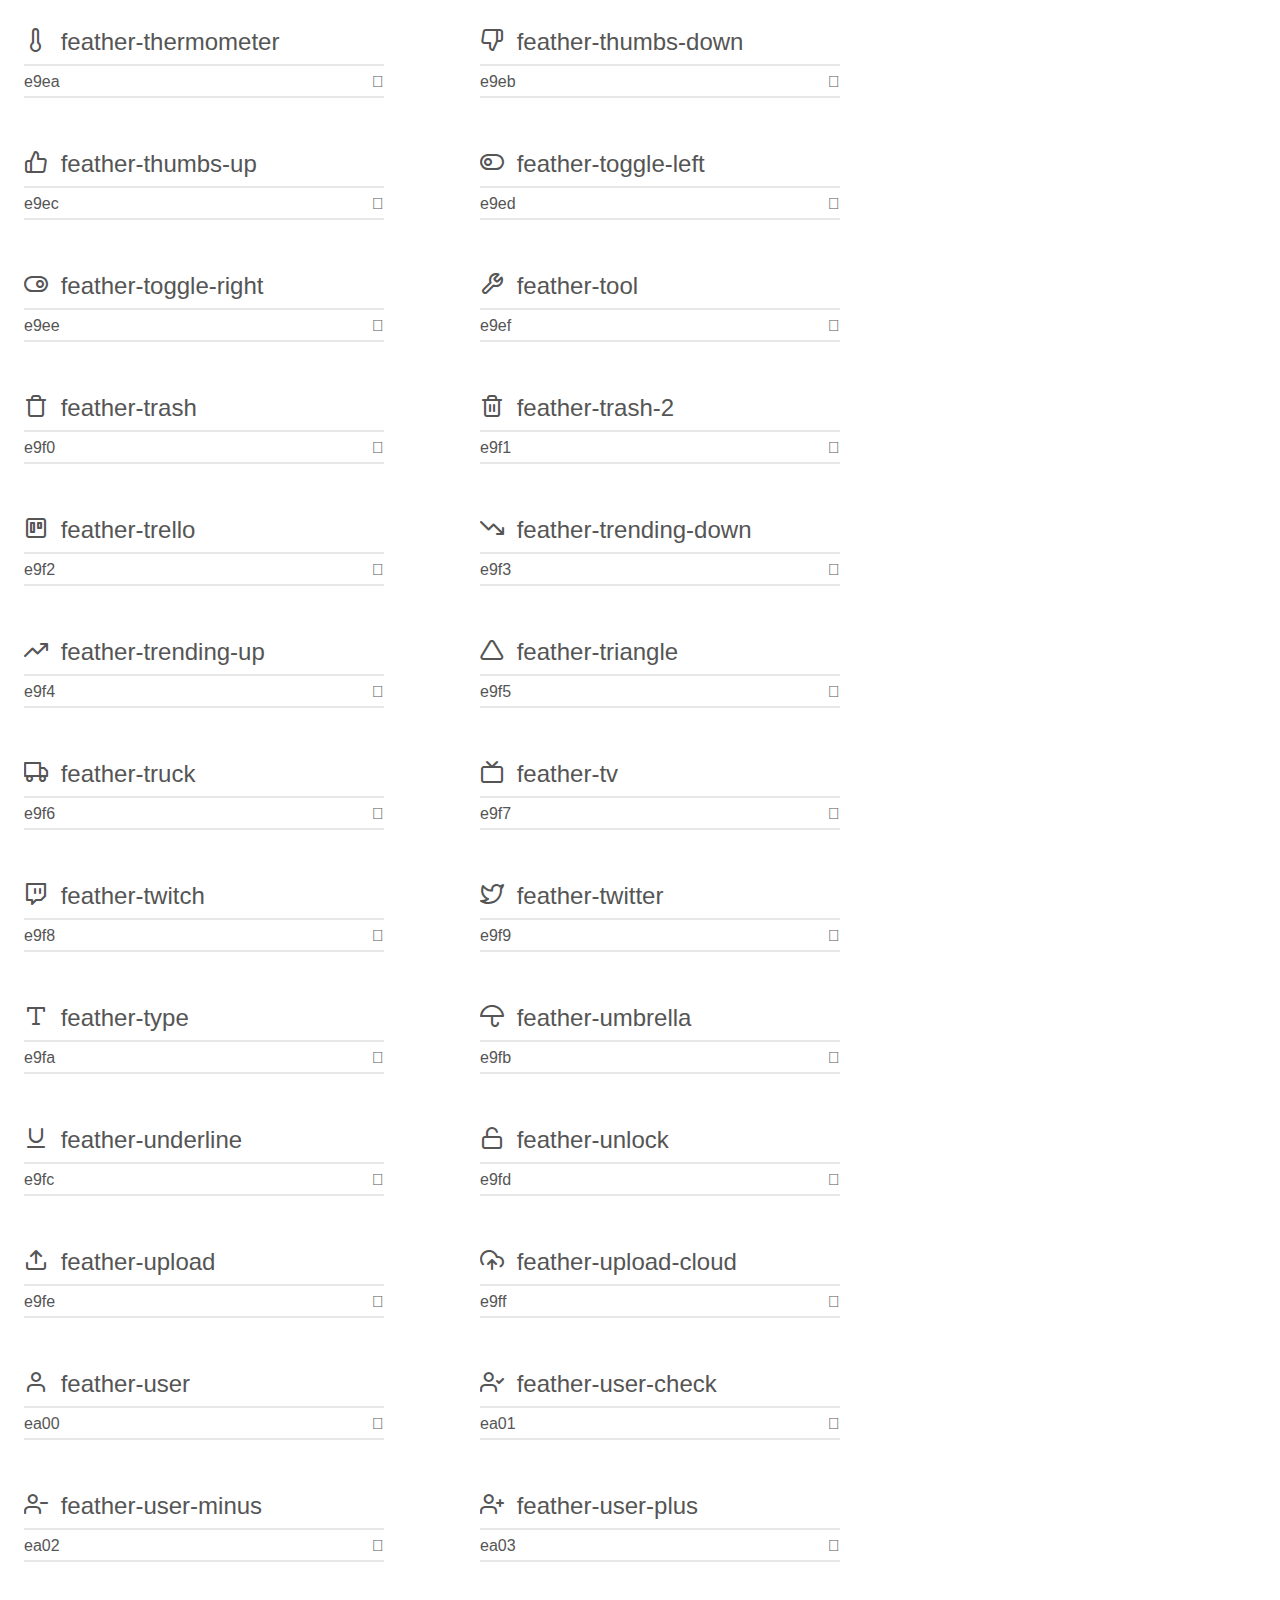
<file: res/untree.co-append/fonts/feather/demo.html>
<!doctype html>
<html>
<head>
    <meta charset="utf-8">
    <title>IcoMoon Demo</title>
    <meta name="description" content="An Icon Font Generated By IcoMoon.io">
    <meta name="viewport" content="width=device-width, initial-scale=1">
    <link rel="stylesheet" href="demo-files/demo.css">
    <link rel="stylesheet" href="style.css"></head>
<body>
    <div class="bgc1 clearfix">
        <h1 class="mhmm mvm"><span class="fgc1">Font Name:</span> feather <small class="fgc1">(Glyphs:&nbsp;282)</small></h1>
    </div>
    <div class="clearfix mhl ptl">
        <h1 class="mvm mtn fgc1">Grid Size: 24</h1>
        <div class="glyph fs1">
            <div class="clearfix bshadow0 pbs">
                <span class="feather-activity"></span>
                <span class="mls"> feather-activity</span>
            </div>
            <fieldset class="fs0 size1of1 clearfix hidden-false">
                <input type="text" readonly value="e900" class="unit size1of2" />
                <input type="text" maxlength="1" readonly value="&#xe900;" class="unitRight size1of2 talign-right" />
            </fieldset>
            <div class="fs0 bshadow0 clearfix hidden-true">
                <span class="unit pvs fgc1">liga: </span>
                <input type="text" readonly value="" class="liga unitRight" />
            </div>
        </div>
        <div class="glyph fs1">
            <div class="clearfix bshadow0 pbs">
                <span class="feather-airplay"></span>
                <span class="mls"> feather-airplay</span>
            </div>
            <fieldset class="fs0 size1of1 clearfix hidden-false">
                <input type="text" readonly value="e901" class="unit size1of2" />
                <input type="text" maxlength="1" readonly value="&#xe901;" class="unitRight size1of2 talign-right" />
            </fieldset>
            <div class="fs0 bshadow0 clearfix hidden-true">
                <span class="unit pvs fgc1">liga: </span>
                <input type="text" readonly value="" class="liga unitRight" />
            </div>
        </div>
        <div class="glyph fs1">
            <div class="clearfix bshadow0 pbs">
                <span class="feather-alert-circle"></span>
                <span class="mls"> feather-alert-circle</span>
            </div>
            <fieldset class="fs0 size1of1 clearfix hidden-false">
                <input type="text" readonly value="e902" class="unit size1of2" />
                <input type="text" maxlength="1" readonly value="&#xe902;" class="unitRight size1of2 talign-right" />
            </fieldset>
            <div class="fs0 bshadow0 clearfix hidden-true">
                <span class="unit pvs fgc1">liga: </span>
                <input type="text" readonly value="" class="liga unitRight" />
            </div>
        </div>
        <div class="glyph fs1">
            <div class="clearfix bshadow0 pbs">
                <span class="feather-alert-octagon"></span>
                <span class="mls"> feather-alert-octagon</span>
            </div>
            <fieldset class="fs0 size1of1 clearfix hidden-false">
                <input type="text" readonly value="e903" class="unit size1of2" />
                <input type="text" maxlength="1" readonly value="&#xe903;" class="unitRight size1of2 talign-right" />
            </fieldset>
            <div class="fs0 bshadow0 clearfix hidden-true">
                <span class="unit pvs fgc1">liga: </span>
                <input type="text" readonly value="" class="liga unitRight" />
            </div>
        </div>
        <div class="glyph fs1">
            <div class="clearfix bshadow0 pbs">
                <span class="feather-alert-triangle"></span>
                <span class="mls"> feather-alert-triangle</span>
            </div>
            <fieldset class="fs0 size1of1 clearfix hidden-false">
                <input type="text" readonly value="e904" class="unit size1of2" />
                <input type="text" maxlength="1" readonly value="&#xe904;" class="unitRight size1of2 talign-right" />
            </fieldset>
            <div class="fs0 bshadow0 clearfix hidden-true">
                <span class="unit pvs fgc1">liga: </span>
                <input type="text" readonly value="" class="liga unitRight" />
            </div>
        </div>
        <div class="glyph fs1">
            <div class="clearfix bshadow0 pbs">
                <span class="feather-align-center"></span>
                <span class="mls"> feather-align-center</span>
            </div>
            <fieldset class="fs0 size1of1 clearfix hidden-false">
                <input type="text" readonly value="e905" class="unit size1of2" />
                <input type="text" maxlength="1" readonly value="&#xe905;" class="unitRight size1of2 talign-right" />
            </fieldset>
            <div class="fs0 bshadow0 clearfix hidden-true">
                <span class="unit pvs fgc1">liga: </span>
                <input type="text" readonly value="" class="liga unitRight" />
            </div>
        </div>
        <div class="glyph fs1">
            <div class="clearfix bshadow0 pbs">
                <span class="feather-align-justify"></span>
                <span class="mls"> feather-align-justify</span>
            </div>
            <fieldset class="fs0 size1of1 clearfix hidden-false">
                <input type="text" readonly value="e906" class="unit size1of2" />
                <input type="text" maxlength="1" readonly value="&#xe906;" class="unitRight size1of2 talign-right" />
            </fieldset>
            <div class="fs0 bshadow0 clearfix hidden-true">
                <span class="unit pvs fgc1">liga: </span>
                <input type="text" readonly value="" class="liga unitRight" />
            </div>
        </div>
        <div class="glyph fs1">
            <div class="clearfix bshadow0 pbs">
                <span class="feather-align-left"></span>
                <span class="mls"> feather-align-left</span>
            </div>
            <fieldset class="fs0 size1of1 clearfix hidden-false">
                <input type="text" readonly value="e907" class="unit size1of2" />
                <input type="text" maxlength="1" readonly value="&#xe907;" class="unitRight size1of2 talign-right" />
            </fieldset>
            <div class="fs0 bshadow0 clearfix hidden-true">
                <span class="unit pvs fgc1">liga: </span>
                <input type="text" readonly value="" class="liga unitRight" />
            </div>
        </div>
        <div class="glyph fs1">
            <div class="clearfix bshadow0 pbs">
                <span class="feather-align-right"></span>
                <span class="mls"> feather-align-right</span>
            </div>
            <fieldset class="fs0 size1of1 clearfix hidden-false">
                <input type="text" readonly value="e908" class="unit size1of2" />
                <input type="text" maxlength="1" readonly value="&#xe908;" class="unitRight size1of2 talign-right" />
            </fieldset>
            <div class="fs0 bshadow0 clearfix hidden-true">
                <span class="unit pvs fgc1">liga: </span>
                <input type="text" readonly value="" class="liga unitRight" />
            </div>
        </div>
        <div class="glyph fs1">
            <div class="clearfix bshadow0 pbs">
                <span class="feather-anchor"></span>
                <span class="mls"> feather-anchor</span>
            </div>
            <fieldset class="fs0 size1of1 clearfix hidden-false">
                <input type="text" readonly value="e909" class="unit size1of2" />
                <input type="text" maxlength="1" readonly value="&#xe909;" class="unitRight size1of2 talign-right" />
            </fieldset>
            <div class="fs0 bshadow0 clearfix hidden-true">
                <span class="unit pvs fgc1">liga: </span>
                <input type="text" readonly value="" class="liga unitRight" />
            </div>
        </div>
        <div class="glyph fs1">
            <div class="clearfix bshadow0 pbs">
                <span class="feather-aperture"></span>
                <span class="mls"> feather-aperture</span>
            </div>
            <fieldset class="fs0 size1of1 clearfix hidden-false">
                <input type="text" readonly value="e90a" class="unit size1of2" />
                <input type="text" maxlength="1" readonly value="&#xe90a;" class="unitRight size1of2 talign-right" />
            </fieldset>
            <div class="fs0 bshadow0 clearfix hidden-true">
                <span class="unit pvs fgc1">liga: </span>
                <input type="text" readonly value="" class="liga unitRight" />
            </div>
        </div>
        <div class="glyph fs1">
            <div class="clearfix bshadow0 pbs">
                <span class="feather-archive"></span>
                <span class="mls"> feather-archive</span>
            </div>
            <fieldset class="fs0 size1of1 clearfix hidden-false">
                <input type="text" readonly value="e90b" class="unit size1of2" />
                <input type="text" maxlength="1" readonly value="&#xe90b;" class="unitRight size1of2 talign-right" />
            </fieldset>
            <div class="fs0 bshadow0 clearfix hidden-true">
                <span class="unit pvs fgc1">liga: </span>
                <input type="text" readonly value="" class="liga unitRight" />
            </div>
        </div>
        <div class="glyph fs1">
            <div class="clearfix bshadow0 pbs">
                <span class="feather-arrow-down"></span>
                <span class="mls"> feather-arrow-down</span>
            </div>
            <fieldset class="fs0 size1of1 clearfix hidden-false">
                <input type="text" readonly value="e90c" class="unit size1of2" />
                <input type="text" maxlength="1" readonly value="&#xe90c;" class="unitRight size1of2 talign-right" />
            </fieldset>
            <div class="fs0 bshadow0 clearfix hidden-true">
                <span class="unit pvs fgc1">liga: </span>
                <input type="text" readonly value="" class="liga unitRight" />
            </div>
        </div>
        <div class="glyph fs1">
            <div class="clearfix bshadow0 pbs">
                <span class="feather-arrow-down-circle"></span>
                <span class="mls"> feather-arrow-down-circle</span>
            </div>
            <fieldset class="fs0 size1of1 clearfix hidden-false">
                <input type="text" readonly value="e90d" class="unit size1of2" />
                <input type="text" maxlength="1" readonly value="&#xe90d;" class="unitRight size1of2 talign-right" />
            </fieldset>
            <div class="fs0 bshadow0 clearfix hidden-true">
                <span class="unit pvs fgc1">liga: </span>
                <input type="text" readonly value="" class="liga unitRight" />
            </div>
        </div>
        <div class="glyph fs1">
            <div class="clearfix bshadow0 pbs">
                <span class="feather-arrow-down-left"></span>
                <span class="mls"> feather-arrow-down-left</span>
            </div>
            <fieldset class="fs0 size1of1 clearfix hidden-false">
                <input type="text" readonly value="e90e" class="unit size1of2" />
                <input type="text" maxlength="1" readonly value="&#xe90e;" class="unitRight size1of2 talign-right" />
            </fieldset>
            <div class="fs0 bshadow0 clearfix hidden-true">
                <span class="unit pvs fgc1">liga: </span>
                <input type="text" readonly value="" class="liga unitRight" />
            </div>
        </div>
        <div class="glyph fs1">
            <div class="clearfix bshadow0 pbs">
                <span class="feather-arrow-down-right"></span>
                <span class="mls"> feather-arrow-down-right</span>
            </div>
            <fieldset class="fs0 size1of1 clearfix hidden-false">
                <input type="text" readonly value="e90f" class="unit size1of2" />
                <input type="text" maxlength="1" readonly value="&#xe90f;" class="unitRight size1of2 talign-right" />
            </fieldset>
            <div class="fs0 bshadow0 clearfix hidden-true">
                <span class="unit pvs fgc1">liga: </span>
                <input type="text" readonly value="" class="liga unitRight" />
            </div>
        </div>
        <div class="glyph fs1">
            <div class="clearfix bshadow0 pbs">
                <span class="feather-arrow-left"></span>
                <span class="mls"> feather-arrow-left</span>
            </div>
            <fieldset class="fs0 size1of1 clearfix hidden-false">
                <input type="text" readonly value="e910" class="unit size1of2" />
                <input type="text" maxlength="1" readonly value="&#xe910;" class="unitRight size1of2 talign-right" />
            </fieldset>
            <div class="fs0 bshadow0 clearfix hidden-true">
                <span class="unit pvs fgc1">liga: </span>
                <input type="text" readonly value="" class="liga unitRight" />
            </div>
        </div>
        <div class="glyph fs1">
            <div class="clearfix bshadow0 pbs">
                <span class="feather-arrow-left-circle"></span>
                <span class="mls"> feather-arrow-left-circle</span>
            </div>
            <fieldset class="fs0 size1of1 clearfix hidden-false">
                <input type="text" readonly value="e911" class="unit size1of2" />
                <input type="text" maxlength="1" readonly value="&#xe911;" class="unitRight size1of2 talign-right" />
            </fieldset>
            <div class="fs0 bshadow0 clearfix hidden-true">
                <span class="unit pvs fgc1">liga: </span>
                <input type="text" readonly value="" class="liga unitRight" />
            </div>
        </div>
        <div class="glyph fs1">
            <div class="clearfix bshadow0 pbs">
                <span class="feather-arrow-right"></span>
                <span class="mls"> feather-arrow-right</span>
            </div>
            <fieldset class="fs0 size1of1 clearfix hidden-false">
                <input type="text" readonly value="e912" class="unit size1of2" />
                <input type="text" maxlength="1" readonly value="&#xe912;" class="unitRight size1of2 talign-right" />
            </fieldset>
            <div class="fs0 bshadow0 clearfix hidden-true">
                <span class="unit pvs fgc1">liga: </span>
                <input type="text" readonly value="" class="liga unitRight" />
            </div>
        </div>
        <div class="glyph fs1">
            <div class="clearfix bshadow0 pbs">
                <span class="feather-arrow-right-circle"></span>
                <span class="mls"> feather-arrow-right-circle</span>
            </div>
            <fieldset class="fs0 size1of1 clearfix hidden-false">
                <input type="text" readonly value="e913" class="unit size1of2" />
                <input type="text" maxlength="1" readonly value="&#xe913;" class="unitRight size1of2 talign-right" />
            </fieldset>
            <div class="fs0 bshadow0 clearfix hidden-true">
                <span class="unit pvs fgc1">liga: </span>
                <input type="text" readonly value="" class="liga unitRight" />
            </div>
        </div>
        <div class="glyph fs1">
            <div class="clearfix bshadow0 pbs">
                <span class="feather-arrow-up"></span>
                <span class="mls"> feather-arrow-up</span>
            </div>
            <fieldset class="fs0 size1of1 clearfix hidden-false">
                <input type="text" readonly value="e914" class="unit size1of2" />
                <input type="text" maxlength="1" readonly value="&#xe914;" class="unitRight size1of2 talign-right" />
            </fieldset>
            <div class="fs0 bshadow0 clearfix hidden-true">
                <span class="unit pvs fgc1">liga: </span>
                <input type="text" readonly value="" class="liga unitRight" />
            </div>
        </div>
        <div class="glyph fs1">
            <div class="clearfix bshadow0 pbs">
                <span class="feather-arrow-up-circle"></span>
                <span class="mls"> feather-arrow-up-circle</span>
            </div>
            <fieldset class="fs0 size1of1 clearfix hidden-false">
                <input type="text" readonly value="e915" class="unit size1of2" />
                <input type="text" maxlength="1" readonly value="&#xe915;" class="unitRight size1of2 talign-right" />
            </fieldset>
            <div class="fs0 bshadow0 clearfix hidden-true">
                <span class="unit pvs fgc1">liga: </span>
                <input type="text" readonly value="" class="liga unitRight" />
            </div>
        </div>
        <div class="glyph fs1">
            <div class="clearfix bshadow0 pbs">
                <span class="feather-arrow-up-left"></span>
                <span class="mls"> feather-arrow-up-left</span>
            </div>
            <fieldset class="fs0 size1of1 clearfix hidden-false">
                <input type="text" readonly value="e916" class="unit size1of2" />
                <input type="text" maxlength="1" readonly value="&#xe916;" class="unitRight size1of2 talign-right" />
            </fieldset>
            <div class="fs0 bshadow0 clearfix hidden-true">
                <span class="unit pvs fgc1">liga: </span>
                <input type="text" readonly value="" class="liga unitRight" />
            </div>
        </div>
        <div class="glyph fs1">
            <div class="clearfix bshadow0 pbs">
                <span class="feather-arrow-up-right"></span>
                <span class="mls"> feather-arrow-up-right</span>
            </div>
            <fieldset class="fs0 size1of1 clearfix hidden-false">
                <input type="text" readonly value="e917" class="unit size1of2" />
                <input type="text" maxlength="1" readonly value="&#xe917;" class="unitRight size1of2 talign-right" />
            </fieldset>
            <div class="fs0 bshadow0 clearfix hidden-true">
                <span class="unit pvs fgc1">liga: </span>
                <input type="text" readonly value="" class="liga unitRight" />
            </div>
        </div>
        <div class="glyph fs1">
            <div class="clearfix bshadow0 pbs">
                <span class="feather-at-sign"></span>
                <span class="mls"> feather-at-sign</span>
            </div>
            <fieldset class="fs0 size1of1 clearfix hidden-false">
                <input type="text" readonly value="e918" class="unit size1of2" />
                <input type="text" maxlength="1" readonly value="&#xe918;" class="unitRight size1of2 talign-right" />
            </fieldset>
            <div class="fs0 bshadow0 clearfix hidden-true">
                <span class="unit pvs fgc1">liga: </span>
                <input type="text" readonly value="" class="liga unitRight" />
            </div>
        </div>
        <div class="glyph fs1">
            <div class="clearfix bshadow0 pbs">
                <span class="feather-award"></span>
                <span class="mls"> feather-award</span>
            </div>
            <fieldset class="fs0 size1of1 clearfix hidden-false">
                <input type="text" readonly value="e919" class="unit size1of2" />
                <input type="text" maxlength="1" readonly value="&#xe919;" class="unitRight size1of2 talign-right" />
            </fieldset>
            <div class="fs0 bshadow0 clearfix hidden-true">
                <span class="unit pvs fgc1">liga: </span>
                <input type="text" readonly value="" class="liga unitRight" />
            </div>
        </div>
        <div class="glyph fs1">
            <div class="clearfix bshadow0 pbs">
                <span class="feather-bar-chart"></span>
                <span class="mls"> feather-bar-chart</span>
            </div>
            <fieldset class="fs0 size1of1 clearfix hidden-false">
                <input type="text" readonly value="e91a" class="unit size1of2" />
                <input type="text" maxlength="1" readonly value="&#xe91a;" class="unitRight size1of2 talign-right" />
            </fieldset>
            <div class="fs0 bshadow0 clearfix hidden-true">
                <span class="unit pvs fgc1">liga: </span>
                <input type="text" readonly value="" class="liga unitRight" />
            </div>
        </div>
        <div class="glyph fs1">
            <div class="clearfix bshadow0 pbs">
                <span class="feather-bar-chart-2"></span>
                <span class="mls"> feather-bar-chart-2</span>
            </div>
            <fieldset class="fs0 size1of1 clearfix hidden-false">
                <input type="text" readonly value="e91b" class="unit size1of2" />
                <input type="text" maxlength="1" readonly value="&#xe91b;" class="unitRight size1of2 talign-right" />
            </fieldset>
            <div class="fs0 bshadow0 clearfix hidden-true">
                <span class="unit pvs fgc1">liga: </span>
                <input type="text" readonly value="" class="liga unitRight" />
            </div>
        </div>
        <div class="glyph fs1">
            <div class="clearfix bshadow0 pbs">
                <span class="feather-battery"></span>
                <span class="mls"> feather-battery</span>
            </div>
            <fieldset class="fs0 size1of1 clearfix hidden-false">
                <input type="text" readonly value="e91c" class="unit size1of2" />
                <input type="text" maxlength="1" readonly value="&#xe91c;" class="unitRight size1of2 talign-right" />
            </fieldset>
            <div class="fs0 bshadow0 clearfix hidden-true">
                <span class="unit pvs fgc1">liga: </span>
                <input type="text" readonly value="" class="liga unitRight" />
            </div>
        </div>
        <div class="glyph fs1">
            <div class="clearfix bshadow0 pbs">
                <span class="feather-battery-charging"></span>
                <span class="mls"> feather-battery-charging</span>
            </div>
            <fieldset class="fs0 size1of1 clearfix hidden-false">
                <input type="text" readonly value="e91d" class="unit size1of2" />
                <input type="text" maxlength="1" readonly value="&#xe91d;" class="unitRight size1of2 talign-right" />
            </fieldset>
            <div class="fs0 bshadow0 clearfix hidden-true">
                <span class="unit pvs fgc1">liga: </span>
                <input type="text" readonly value="" class="liga unitRight" />
            </div>
        </div>
        <div class="glyph fs1">
            <div class="clearfix bshadow0 pbs">
                <span class="feather-bell"></span>
                <span class="mls"> feather-bell</span>
            </div>
            <fieldset class="fs0 size1of1 clearfix hidden-false">
                <input type="text" readonly value="e91e" class="unit size1of2" />
                <input type="text" maxlength="1" readonly value="&#xe91e;" class="unitRight size1of2 talign-right" />
            </fieldset>
            <div class="fs0 bshadow0 clearfix hidden-true">
                <span class="unit pvs fgc1">liga: </span>
                <input type="text" readonly value="" class="liga unitRight" />
            </div>
        </div>
        <div class="glyph fs1">
            <div class="clearfix bshadow0 pbs">
                <span class="feather-bell-off"></span>
                <span class="mls"> feather-bell-off</span>
            </div>
            <fieldset class="fs0 size1of1 clearfix hidden-false">
                <input type="text" readonly value="e91f" class="unit size1of2" />
                <input type="text" maxlength="1" readonly value="&#xe91f;" class="unitRight size1of2 talign-right" />
            </fieldset>
            <div class="fs0 bshadow0 clearfix hidden-true">
                <span class="unit pvs fgc1">liga: </span>
                <input type="text" readonly value="" class="liga unitRight" />
            </div>
        </div>
        <div class="glyph fs1">
            <div class="clearfix bshadow0 pbs">
                <span class="feather-bluetooth"></span>
                <span class="mls"> feather-bluetooth</span>
            </div>
            <fieldset class="fs0 size1of1 clearfix hidden-false">
                <input type="text" readonly value="e920" class="unit size1of2" />
                <input type="text" maxlength="1" readonly value="&#xe920;" class="unitRight size1of2 talign-right" />
            </fieldset>
            <div class="fs0 bshadow0 clearfix hidden-true">
                <span class="unit pvs fgc1">liga: </span>
                <input type="text" readonly value="" class="liga unitRight" />
            </div>
        </div>
        <div class="glyph fs1">
            <div class="clearfix bshadow0 pbs">
                <span class="feather-bold"></span>
                <span class="mls"> feather-bold</span>
            </div>
            <fieldset class="fs0 size1of1 clearfix hidden-false">
                <input type="text" readonly value="e921" class="unit size1of2" />
                <input type="text" maxlength="1" readonly value="&#xe921;" class="unitRight size1of2 talign-right" />
            </fieldset>
            <div class="fs0 bshadow0 clearfix hidden-true">
                <span class="unit pvs fgc1">liga: </span>
                <input type="text" readonly value="" class="liga unitRight" />
            </div>
        </div>
        <div class="glyph fs1">
            <div class="clearfix bshadow0 pbs">
                <span class="feather-book"></span>
                <span class="mls"> feather-book</span>
            </div>
            <fieldset class="fs0 size1of1 clearfix hidden-false">
                <input type="text" readonly value="e922" class="unit size1of2" />
                <input type="text" maxlength="1" readonly value="&#xe922;" class="unitRight size1of2 talign-right" />
            </fieldset>
            <div class="fs0 bshadow0 clearfix hidden-true">
                <span class="unit pvs fgc1">liga: </span>
                <input type="text" readonly value="" class="liga unitRight" />
            </div>
        </div>
        <div class="glyph fs1">
            <div class="clearfix bshadow0 pbs">
                <span class="feather-book-open"></span>
                <span class="mls"> feather-book-open</span>
            </div>
            <fieldset class="fs0 size1of1 clearfix hidden-false">
                <input type="text" readonly value="e923" class="unit size1of2" />
                <input type="text" maxlength="1" readonly value="&#xe923;" class="unitRight size1of2 talign-right" />
            </fieldset>
            <div class="fs0 bshadow0 clearfix hidden-true">
                <span class="unit pvs fgc1">liga: </span>
                <input type="text" readonly value="" class="liga unitRight" />
            </div>
        </div>
        <div class="glyph fs1">
            <div class="clearfix bshadow0 pbs">
                <span class="feather-bookmark"></span>
                <span class="mls"> feather-bookmark</span>
            </div>
            <fieldset class="fs0 size1of1 clearfix hidden-false">
                <input type="text" readonly value="e924" class="unit size1of2" />
                <input type="text" maxlength="1" readonly value="&#xe924;" class="unitRight size1of2 talign-right" />
            </fieldset>
            <div class="fs0 bshadow0 clearfix hidden-true">
                <span class="unit pvs fgc1">liga: </span>
                <input type="text" readonly value="" class="liga unitRight" />
            </div>
        </div>
        <div class="glyph fs1">
            <div class="clearfix bshadow0 pbs">
                <span class="feather-box"></span>
                <span class="mls"> feather-box</span>
            </div>
            <fieldset class="fs0 size1of1 clearfix hidden-false">
                <input type="text" readonly value="e925" class="unit size1of2" />
                <input type="text" maxlength="1" readonly value="&#xe925;" class="unitRight size1of2 talign-right" />
            </fieldset>
            <div class="fs0 bshadow0 clearfix hidden-true">
                <span class="unit pvs fgc1">liga: </span>
                <input type="text" readonly value="" class="liga unitRight" />
            </div>
        </div>
        <div class="glyph fs1">
            <div class="clearfix bshadow0 pbs">
                <span class="feather-briefcase"></span>
                <span class="mls"> feather-briefcase</span>
            </div>
            <fieldset class="fs0 size1of1 clearfix hidden-false">
                <input type="text" readonly value="e926" class="unit size1of2" />
                <input type="text" maxlength="1" readonly value="&#xe926;" class="unitRight size1of2 talign-right" />
            </fieldset>
            <div class="fs0 bshadow0 clearfix hidden-true">
                <span class="unit pvs fgc1">liga: </span>
                <input type="text" readonly value="" class="liga unitRight" />
            </div>
        </div>
        <div class="glyph fs1">
            <div class="clearfix bshadow0 pbs">
                <span class="feather-calendar"></span>
                <span class="mls"> feather-calendar</span>
            </div>
            <fieldset class="fs0 size1of1 clearfix hidden-false">
                <input type="text" readonly value="e927" class="unit size1of2" />
                <input type="text" maxlength="1" readonly value="&#xe927;" class="unitRight size1of2 talign-right" />
            </fieldset>
            <div class="fs0 bshadow0 clearfix hidden-true">
                <span class="unit pvs fgc1">liga: </span>
                <input type="text" readonly value="" class="liga unitRight" />
            </div>
        </div>
        <div class="glyph fs1">
            <div class="clearfix bshadow0 pbs">
                <span class="feather-camera"></span>
                <span class="mls"> feather-camera</span>
            </div>
            <fieldset class="fs0 size1of1 clearfix hidden-false">
                <input type="text" readonly value="e928" class="unit size1of2" />
                <input type="text" maxlength="1" readonly value="&#xe928;" class="unitRight size1of2 talign-right" />
            </fieldset>
            <div class="fs0 bshadow0 clearfix hidden-true">
                <span class="unit pvs fgc1">liga: </span>
                <input type="text" readonly value="" class="liga unitRight" />
            </div>
        </div>
        <div class="glyph fs1">
            <div class="clearfix bshadow0 pbs">
                <span class="feather-camera-off"></span>
                <span class="mls"> feather-camera-off</span>
            </div>
            <fieldset class="fs0 size1of1 clearfix hidden-false">
                <input type="text" readonly value="e929" class="unit size1of2" />
                <input type="text" maxlength="1" readonly value="&#xe929;" class="unitRight size1of2 talign-right" />
            </fieldset>
            <div class="fs0 bshadow0 clearfix hidden-true">
                <span class="unit pvs fgc1">liga: </span>
                <input type="text" readonly value="" class="liga unitRight" />
            </div>
        </div>
        <div class="glyph fs1">
            <div class="clearfix bshadow0 pbs">
                <span class="feather-cast"></span>
                <span class="mls"> feather-cast</span>
            </div>
            <fieldset class="fs0 size1of1 clearfix hidden-false">
                <input type="text" readonly value="e92a" class="unit size1of2" />
                <input type="text" maxlength="1" readonly value="&#xe92a;" class="unitRight size1of2 talign-right" />
            </fieldset>
            <div class="fs0 bshadow0 clearfix hidden-true">
                <span class="unit pvs fgc1">liga: </span>
                <input type="text" readonly value="" class="liga unitRight" />
            </div>
        </div>
        <div class="glyph fs1">
            <div class="clearfix bshadow0 pbs">
                <span class="feather-check"></span>
                <span class="mls"> feather-check</span>
            </div>
            <fieldset class="fs0 size1of1 clearfix hidden-false">
                <input type="text" readonly value="e92b" class="unit size1of2" />
                <input type="text" maxlength="1" readonly value="&#xe92b;" class="unitRight size1of2 talign-right" />
            </fieldset>
            <div class="fs0 bshadow0 clearfix hidden-true">
                <span class="unit pvs fgc1">liga: </span>
                <input type="text" readonly value="" class="liga unitRight" />
            </div>
        </div>
        <div class="glyph fs1">
            <div class="clearfix bshadow0 pbs">
                <span class="feather-check-circle"></span>
                <span class="mls"> feather-check-circle</span>
            </div>
            <fieldset class="fs0 size1of1 clearfix hidden-false">
                <input type="text" readonly value="e92c" class="unit size1of2" />
                <input type="text" maxlength="1" readonly value="&#xe92c;" class="unitRight size1of2 talign-right" />
            </fieldset>
            <div class="fs0 bshadow0 clearfix hidden-true">
                <span class="unit pvs fgc1">liga: </span>
                <input type="text" readonly value="" class="liga unitRight" />
            </div>
        </div>
        <div class="glyph fs1">
            <div class="clearfix bshadow0 pbs">
                <span class="feather-check-square"></span>
                <span class="mls"> feather-check-square</span>
            </div>
            <fieldset class="fs0 size1of1 clearfix hidden-false">
                <input type="text" readonly value="e92d" class="unit size1of2" />
                <input type="text" maxlength="1" readonly value="&#xe92d;" class="unitRight size1of2 talign-right" />
            </fieldset>
            <div class="fs0 bshadow0 clearfix hidden-true">
                <span class="unit pvs fgc1">liga: </span>
                <input type="text" readonly value="" class="liga unitRight" />
            </div>
        </div>
        <div class="glyph fs1">
            <div class="clearfix bshadow0 pbs">
                <span class="feather-chevron-down"></span>
                <span class="mls"> feather-chevron-down</span>
            </div>
            <fieldset class="fs0 size1of1 clearfix hidden-false">
                <input type="text" readonly value="e92e" class="unit size1of2" />
                <input type="text" maxlength="1" readonly value="&#xe92e;" class="unitRight size1of2 talign-right" />
            </fieldset>
            <div class="fs0 bshadow0 clearfix hidden-true">
                <span class="unit pvs fgc1">liga: </span>
                <input type="text" readonly value="" class="liga unitRight" />
            </div>
        </div>
        <div class="glyph fs1">
            <div class="clearfix bshadow0 pbs">
                <span class="feather-chevron-left"></span>
                <span class="mls"> feather-chevron-left</span>
            </div>
            <fieldset class="fs0 size1of1 clearfix hidden-false">
                <input type="text" readonly value="e92f" class="unit size1of2" />
                <input type="text" maxlength="1" readonly value="&#xe92f;" class="unitRight size1of2 talign-right" />
            </fieldset>
            <div class="fs0 bshadow0 clearfix hidden-true">
                <span class="unit pvs fgc1">liga: </span>
                <input type="text" readonly value="" class="liga unitRight" />
            </div>
        </div>
        <div class="glyph fs1">
            <div class="clearfix bshadow0 pbs">
                <span class="feather-chevron-right"></span>
                <span class="mls"> feather-chevron-right</span>
            </div>
            <fieldset class="fs0 size1of1 clearfix hidden-false">
                <input type="text" readonly value="e930" class="unit size1of2" />
                <input type="text" maxlength="1" readonly value="&#xe930;" class="unitRight size1of2 talign-right" />
            </fieldset>
            <div class="fs0 bshadow0 clearfix hidden-true">
                <span class="unit pvs fgc1">liga: </span>
                <input type="text" readonly value="" class="liga unitRight" />
            </div>
        </div>
        <div class="glyph fs1">
            <div class="clearfix bshadow0 pbs">
                <span class="feather-chevron-up"></span>
                <span class="mls"> feather-chevron-up</span>
            </div>
            <fieldset class="fs0 size1of1 clearfix hidden-false">
                <input type="text" readonly value="e931" class="unit size1of2" />
                <input type="text" maxlength="1" readonly value="&#xe931;" class="unitRight size1of2 talign-right" />
            </fieldset>
            <div class="fs0 bshadow0 clearfix hidden-true">
                <span class="unit pvs fgc1">liga: </span>
                <input type="text" readonly value="" class="liga unitRight" />
            </div>
        </div>
        <div class="glyph fs1">
            <div class="clearfix bshadow0 pbs">
                <span class="feather-chevrons-down"></span>
                <span class="mls"> feather-chevrons-down</span>
            </div>
            <fieldset class="fs0 size1of1 clearfix hidden-false">
                <input type="text" readonly value="e932" class="unit size1of2" />
                <input type="text" maxlength="1" readonly value="&#xe932;" class="unitRight size1of2 talign-right" />
            </fieldset>
            <div class="fs0 bshadow0 clearfix hidden-true">
                <span class="unit pvs fgc1">liga: </span>
                <input type="text" readonly value="" class="liga unitRight" />
            </div>
        </div>
        <div class="glyph fs1">
            <div class="clearfix bshadow0 pbs">
                <span class="feather-chevrons-left"></span>
                <span class="mls"> feather-chevrons-left</span>
            </div>
            <fieldset class="fs0 size1of1 clearfix hidden-false">
                <input type="text" readonly value="e933" class="unit size1of2" />
                <input type="text" maxlength="1" readonly value="&#xe933;" class="unitRight size1of2 talign-right" />
            </fieldset>
            <div class="fs0 bshadow0 clearfix hidden-true">
                <span class="unit pvs fgc1">liga: </span>
                <input type="text" readonly value="" class="liga unitRight" />
            </div>
        </div>
        <div class="glyph fs1">
            <div class="clearfix bshadow0 pbs">
                <span class="feather-chevrons-right"></span>
                <span class="mls"> feather-chevrons-right</span>
            </div>
            <fieldset class="fs0 size1of1 clearfix hidden-false">
                <input type="text" readonly value="e934" class="unit size1of2" />
                <input type="text" maxlength="1" readonly value="&#xe934;" class="unitRight size1of2 talign-right" />
            </fieldset>
            <div class="fs0 bshadow0 clearfix hidden-true">
                <span class="unit pvs fgc1">liga: </span>
                <input type="text" readonly value="" class="liga unitRight" />
            </div>
        </div>
        <div class="glyph fs1">
            <div class="clearfix bshadow0 pbs">
                <span class="feather-chevrons-up"></span>
                <span class="mls"> feather-chevrons-up</span>
            </div>
            <fieldset class="fs0 size1of1 clearfix hidden-false">
                <input type="text" readonly value="e935" class="unit size1of2" />
                <input type="text" maxlength="1" readonly value="&#xe935;" class="unitRight size1of2 talign-right" />
            </fieldset>
            <div class="fs0 bshadow0 clearfix hidden-true">
                <span class="unit pvs fgc1">liga: </span>
                <input type="text" readonly value="" class="liga unitRight" />
            </div>
        </div>
        <div class="glyph fs1">
            <div class="clearfix bshadow0 pbs">
                <span class="feather-chrome"></span>
                <span class="mls"> feather-chrome</span>
            </div>
            <fieldset class="fs0 size1of1 clearfix hidden-false">
                <input type="text" readonly value="e936" class="unit size1of2" />
                <input type="text" maxlength="1" readonly value="&#xe936;" class="unitRight size1of2 talign-right" />
            </fieldset>
            <div class="fs0 bshadow0 clearfix hidden-true">
                <span class="unit pvs fgc1">liga: </span>
                <input type="text" readonly value="" class="liga unitRight" />
            </div>
        </div>
        <div class="glyph fs1">
            <div class="clearfix bshadow0 pbs">
                <span class="feather-circle"></span>
                <span class="mls"> feather-circle</span>
            </div>
            <fieldset class="fs0 size1of1 clearfix hidden-false">
                <input type="text" readonly value="e937" class="unit size1of2" />
                <input type="text" maxlength="1" readonly value="&#xe937;" class="unitRight size1of2 talign-right" />
            </fieldset>
            <div class="fs0 bshadow0 clearfix hidden-true">
                <span class="unit pvs fgc1">liga: </span>
                <input type="text" readonly value="" class="liga unitRight" />
            </div>
        </div>
        <div class="glyph fs1">
            <div class="clearfix bshadow0 pbs">
                <span class="feather-clipboard"></span>
                <span class="mls"> feather-clipboard</span>
            </div>
            <fieldset class="fs0 size1of1 clearfix hidden-false">
                <input type="text" readonly value="e938" class="unit size1of2" />
                <input type="text" maxlength="1" readonly value="&#xe938;" class="unitRight size1of2 talign-right" />
            </fieldset>
            <div class="fs0 bshadow0 clearfix hidden-true">
                <span class="unit pvs fgc1">liga: </span>
                <input type="text" readonly value="" class="liga unitRight" />
            </div>
        </div>
        <div class="glyph fs1">
            <div class="clearfix bshadow0 pbs">
                <span class="feather-clock"></span>
                <span class="mls"> feather-clock</span>
            </div>
            <fieldset class="fs0 size1of1 clearfix hidden-false">
                <input type="text" readonly value="e939" class="unit size1of2" />
                <input type="text" maxlength="1" readonly value="&#xe939;" class="unitRight size1of2 talign-right" />
            </fieldset>
            <div class="fs0 bshadow0 clearfix hidden-true">
                <span class="unit pvs fgc1">liga: </span>
                <input type="text" readonly value="" class="liga unitRight" />
            </div>
        </div>
        <div class="glyph fs1">
            <div class="clearfix bshadow0 pbs">
                <span class="feather-cloud"></span>
                <span class="mls"> feather-cloud</span>
            </div>
            <fieldset class="fs0 size1of1 clearfix hidden-false">
                <input type="text" readonly value="e93a" class="unit size1of2" />
                <input type="text" maxlength="1" readonly value="&#xe93a;" class="unitRight size1of2 talign-right" />
            </fieldset>
            <div class="fs0 bshadow0 clearfix hidden-true">
                <span class="unit pvs fgc1">liga: </span>
                <input type="text" readonly value="" class="liga unitRight" />
            </div>
        </div>
        <div class="glyph fs1">
            <div class="clearfix bshadow0 pbs">
                <span class="feather-cloud-drizzle"></span>
                <span class="mls"> feather-cloud-drizzle</span>
            </div>
            <fieldset class="fs0 size1of1 clearfix hidden-false">
                <input type="text" readonly value="e93b" class="unit size1of2" />
                <input type="text" maxlength="1" readonly value="&#xe93b;" class="unitRight size1of2 talign-right" />
            </fieldset>
            <div class="fs0 bshadow0 clearfix hidden-true">
                <span class="unit pvs fgc1">liga: </span>
                <input type="text" readonly value="" class="liga unitRight" />
            </div>
        </div>
        <div class="glyph fs1">
            <div class="clearfix bshadow0 pbs">
                <span class="feather-cloud-lightning"></span>
                <span class="mls"> feather-cloud-lightning</span>
            </div>
            <fieldset class="fs0 size1of1 clearfix hidden-false">
                <input type="text" readonly value="e93c" class="unit size1of2" />
                <input type="text" maxlength="1" readonly value="&#xe93c;" class="unitRight size1of2 talign-right" />
            </fieldset>
            <div class="fs0 bshadow0 clearfix hidden-true">
                <span class="unit pvs fgc1">liga: </span>
                <input type="text" readonly value="" class="liga unitRight" />
            </div>
        </div>
        <div class="glyph fs1">
            <div class="clearfix bshadow0 pbs">
                <span class="feather-cloud-off"></span>
                <span class="mls"> feather-cloud-off</span>
            </div>
            <fieldset class="fs0 size1of1 clearfix hidden-false">
                <input type="text" readonly value="e93d" class="unit size1of2" />
                <input type="text" maxlength="1" readonly value="&#xe93d;" class="unitRight size1of2 talign-right" />
            </fieldset>
            <div class="fs0 bshadow0 clearfix hidden-true">
                <span class="unit pvs fgc1">liga: </span>
                <input type="text" readonly value="" class="liga unitRight" />
            </div>
        </div>
        <div class="glyph fs1">
            <div class="clearfix bshadow0 pbs">
                <span class="feather-cloud-rain"></span>
                <span class="mls"> feather-cloud-rain</span>
            </div>
            <fieldset class="fs0 size1of1 clearfix hidden-false">
                <input type="text" readonly value="e93e" class="unit size1of2" />
                <input type="text" maxlength="1" readonly value="&#xe93e;" class="unitRight size1of2 talign-right" />
            </fieldset>
            <div class="fs0 bshadow0 clearfix hidden-true">
                <span class="unit pvs fgc1">liga: </span>
                <input type="text" readonly value="" class="liga unitRight" />
            </div>
        </div>
        <div class="glyph fs1">
            <div class="clearfix bshadow0 pbs">
                <span class="feather-cloud-snow"></span>
                <span class="mls"> feather-cloud-snow</span>
            </div>
            <fieldset class="fs0 size1of1 clearfix hidden-false">
                <input type="text" readonly value="e93f" class="unit size1of2" />
                <input type="text" maxlength="1" readonly value="&#xe93f;" class="unitRight size1of2 talign-right" />
            </fieldset>
            <div class="fs0 bshadow0 clearfix hidden-true">
                <span class="unit pvs fgc1">liga: </span>
                <input type="text" readonly value="" class="liga unitRight" />
            </div>
        </div>
        <div class="glyph fs1">
            <div class="clearfix bshadow0 pbs">
                <span class="feather-code"></span>
                <span class="mls"> feather-code</span>
            </div>
            <fieldset class="fs0 size1of1 clearfix hidden-false">
                <input type="text" readonly value="e940" class="unit size1of2" />
                <input type="text" maxlength="1" readonly value="&#xe940;" class="unitRight size1of2 talign-right" />
            </fieldset>
            <div class="fs0 bshadow0 clearfix hidden-true">
                <span class="unit pvs fgc1">liga: </span>
                <input type="text" readonly value="" class="liga unitRight" />
            </div>
        </div>
        <div class="glyph fs1">
            <div class="clearfix bshadow0 pbs">
                <span class="feather-codepen"></span>
                <span class="mls"> feather-codepen</span>
            </div>
            <fieldset class="fs0 size1of1 clearfix hidden-false">
                <input type="text" readonly value="e941" class="unit size1of2" />
                <input type="text" maxlength="1" readonly value="&#xe941;" class="unitRight size1of2 talign-right" />
            </fieldset>
            <div class="fs0 bshadow0 clearfix hidden-true">
                <span class="unit pvs fgc1">liga: </span>
                <input type="text" readonly value="" class="liga unitRight" />
            </div>
        </div>
        <div class="glyph fs1">
            <div class="clearfix bshadow0 pbs">
                <span class="feather-codesandbox"></span>
                <span class="mls"> feather-codesandbox</span>
            </div>
            <fieldset class="fs0 size1of1 clearfix hidden-false">
                <input type="text" readonly value="e942" class="unit size1of2" />
                <input type="text" maxlength="1" readonly value="&#xe942;" class="unitRight size1of2 talign-right" />
            </fieldset>
            <div class="fs0 bshadow0 clearfix hidden-true">
                <span class="unit pvs fgc1">liga: </span>
                <input type="text" readonly value="" class="liga unitRight" />
            </div>
        </div>
        <div class="glyph fs1">
            <div class="clearfix bshadow0 pbs">
                <span class="feather-coffee"></span>
                <span class="mls"> feather-coffee</span>
            </div>
            <fieldset class="fs0 size1of1 clearfix hidden-false">
                <input type="text" readonly value="e943" class="unit size1of2" />
                <input type="text" maxlength="1" readonly value="&#xe943;" class="unitRight size1of2 talign-right" />
            </fieldset>
            <div class="fs0 bshadow0 clearfix hidden-true">
                <span class="unit pvs fgc1">liga: </span>
                <input type="text" readonly value="" class="liga unitRight" />
            </div>
        </div>
        <div class="glyph fs1">
            <div class="clearfix bshadow0 pbs">
                <span class="feather-columns"></span>
                <span class="mls"> feather-columns</span>
            </div>
            <fieldset class="fs0 size1of1 clearfix hidden-false">
                <input type="text" readonly value="e944" class="unit size1of2" />
                <input type="text" maxlength="1" readonly value="&#xe944;" class="unitRight size1of2 talign-right" />
            </fieldset>
            <div class="fs0 bshadow0 clearfix hidden-true">
                <span class="unit pvs fgc1">liga: </span>
                <input type="text" readonly value="" class="liga unitRight" />
            </div>
        </div>
        <div class="glyph fs1">
            <div class="clearfix bshadow0 pbs">
                <span class="feather-command"></span>
                <span class="mls"> feather-command</span>
            </div>
            <fieldset class="fs0 size1of1 clearfix hidden-false">
                <input type="text" readonly value="e945" class="unit size1of2" />
                <input type="text" maxlength="1" readonly value="&#xe945;" class="unitRight size1of2 talign-right" />
            </fieldset>
            <div class="fs0 bshadow0 clearfix hidden-true">
                <span class="unit pvs fgc1">liga: </span>
                <input type="text" readonly value="" class="liga unitRight" />
            </div>
        </div>
        <div class="glyph fs1">
            <div class="clearfix bshadow0 pbs">
                <span class="feather-compass"></span>
                <span class="mls"> feather-compass</span>
            </div>
            <fieldset class="fs0 size1of1 clearfix hidden-false">
                <input type="text" readonly value="e946" class="unit size1of2" />
                <input type="text" maxlength="1" readonly value="&#xe946;" class="unitRight size1of2 talign-right" />
            </fieldset>
            <div class="fs0 bshadow0 clearfix hidden-true">
                <span class="unit pvs fgc1">liga: </span>
                <input type="text" readonly value="" class="liga unitRight" />
            </div>
        </div>
        <div class="glyph fs1">
            <div class="clearfix bshadow0 pbs">
                <span class="feather-copy"></span>
                <span class="mls"> feather-copy</span>
            </div>
            <fieldset class="fs0 size1of1 clearfix hidden-false">
                <input type="text" readonly value="e947" class="unit size1of2" />
                <input type="text" maxlength="1" readonly value="&#xe947;" class="unitRight size1of2 talign-right" />
            </fieldset>
            <div class="fs0 bshadow0 clearfix hidden-true">
                <span class="unit pvs fgc1">liga: </span>
                <input type="text" readonly value="" class="liga unitRight" />
            </div>
        </div>
        <div class="glyph fs1">
            <div class="clearfix bshadow0 pbs">
                <span class="feather-corner-down-left"></span>
                <span class="mls"> feather-corner-down-left</span>
            </div>
            <fieldset class="fs0 size1of1 clearfix hidden-false">
                <input type="text" readonly value="e948" class="unit size1of2" />
                <input type="text" maxlength="1" readonly value="&#xe948;" class="unitRight size1of2 talign-right" />
            </fieldset>
            <div class="fs0 bshadow0 clearfix hidden-true">
                <span class="unit pvs fgc1">liga: </span>
                <input type="text" readonly value="" class="liga unitRight" />
            </div>
        </div>
        <div class="glyph fs1">
            <div class="clearfix bshadow0 pbs">
                <span class="feather-corner-down-right"></span>
                <span class="mls"> feather-corner-down-right</span>
            </div>
            <fieldset class="fs0 size1of1 clearfix hidden-false">
                <input type="text" readonly value="e949" class="unit size1of2" />
                <input type="text" maxlength="1" readonly value="&#xe949;" class="unitRight size1of2 talign-right" />
            </fieldset>
            <div class="fs0 bshadow0 clearfix hidden-true">
                <span class="unit pvs fgc1">liga: </span>
                <input type="text" readonly value="" class="liga unitRight" />
            </div>
        </div>
        <div class="glyph fs1">
            <div class="clearfix bshadow0 pbs">
                <span class="feather-corner-left-down"></span>
                <span class="mls"> feather-corner-left-down</span>
            </div>
            <fieldset class="fs0 size1of1 clearfix hidden-false">
                <input type="text" readonly value="e94a" class="unit size1of2" />
                <input type="text" maxlength="1" readonly value="&#xe94a;" class="unitRight size1of2 talign-right" />
            </fieldset>
            <div class="fs0 bshadow0 clearfix hidden-true">
                <span class="unit pvs fgc1">liga: </span>
                <input type="text" readonly value="" class="liga unitRight" />
            </div>
        </div>
        <div class="glyph fs1">
            <div class="clearfix bshadow0 pbs">
                <span class="feather-corner-left-up"></span>
                <span class="mls"> feather-corner-left-up</span>
            </div>
            <fieldset class="fs0 size1of1 clearfix hidden-false">
                <input type="text" readonly value="e94b" class="unit size1of2" />
                <input type="text" maxlength="1" readonly value="&#xe94b;" class="unitRight size1of2 talign-right" />
            </fieldset>
            <div class="fs0 bshadow0 clearfix hidden-true">
                <span class="unit pvs fgc1">liga: </span>
                <input type="text" readonly value="" class="liga unitRight" />
            </div>
        </div>
        <div class="glyph fs1">
            <div class="clearfix bshadow0 pbs">
                <span class="feather-corner-right-down"></span>
                <span class="mls"> feather-corner-right-down</span>
            </div>
            <fieldset class="fs0 size1of1 clearfix hidden-false">
                <input type="text" readonly value="e94c" class="unit size1of2" />
                <input type="text" maxlength="1" readonly value="&#xe94c;" class="unitRight size1of2 talign-right" />
            </fieldset>
            <div class="fs0 bshadow0 clearfix hidden-true">
                <span class="unit pvs fgc1">liga: </span>
                <input type="text" readonly value="" class="liga unitRight" />
            </div>
        </div>
        <div class="glyph fs1">
            <div class="clearfix bshadow0 pbs">
                <span class="feather-corner-right-up"></span>
                <span class="mls"> feather-corner-right-up</span>
            </div>
            <fieldset class="fs0 size1of1 clearfix hidden-false">
                <input type="text" readonly value="e94d" class="unit size1of2" />
                <input type="text" maxlength="1" readonly value="&#xe94d;" class="unitRight size1of2 talign-right" />
            </fieldset>
            <div class="fs0 bshadow0 clearfix hidden-true">
                <span class="unit pvs fgc1">liga: </span>
                <input type="text" readonly value="" class="liga unitRight" />
            </div>
        </div>
        <div class="glyph fs1">
            <div class="clearfix bshadow0 pbs">
                <span class="feather-corner-up-left"></span>
                <span class="mls"> feather-corner-up-left</span>
            </div>
            <fieldset class="fs0 size1of1 clearfix hidden-false">
                <input type="text" readonly value="e94e" class="unit size1of2" />
                <input type="text" maxlength="1" readonly value="&#xe94e;" class="unitRight size1of2 talign-right" />
            </fieldset>
            <div class="fs0 bshadow0 clearfix hidden-true">
                <span class="unit pvs fgc1">liga: </span>
                <input type="text" readonly value="" class="liga unitRight" />
            </div>
        </div>
        <div class="glyph fs1">
            <div class="clearfix bshadow0 pbs">
                <span class="feather-corner-up-right"></span>
                <span class="mls"> feather-corner-up-right</span>
            </div>
            <fieldset class="fs0 size1of1 clearfix hidden-false">
                <input type="text" readonly value="e94f" class="unit size1of2" />
                <input type="text" maxlength="1" readonly value="&#xe94f;" class="unitRight size1of2 talign-right" />
            </fieldset>
            <div class="fs0 bshadow0 clearfix hidden-true">
                <span class="unit pvs fgc1">liga: </span>
                <input type="text" readonly value="" class="liga unitRight" />
            </div>
        </div>
        <div class="glyph fs1">
            <div class="clearfix bshadow0 pbs">
                <span class="feather-cpu"></span>
                <span class="mls"> feather-cpu</span>
            </div>
            <fieldset class="fs0 size1of1 clearfix hidden-false">
                <input type="text" readonly value="e950" class="unit size1of2" />
                <input type="text" maxlength="1" readonly value="&#xe950;" class="unitRight size1of2 talign-right" />
            </fieldset>
            <div class="fs0 bshadow0 clearfix hidden-true">
                <span class="unit pvs fgc1">liga: </span>
                <input type="text" readonly value="" class="liga unitRight" />
            </div>
        </div>
        <div class="glyph fs1">
            <div class="clearfix bshadow0 pbs">
                <span class="feather-credit-card"></span>
                <span class="mls"> feather-credit-card</span>
            </div>
            <fieldset class="fs0 size1of1 clearfix hidden-false">
                <input type="text" readonly value="e951" class="unit size1of2" />
                <input type="text" maxlength="1" readonly value="&#xe951;" class="unitRight size1of2 talign-right" />
            </fieldset>
            <div class="fs0 bshadow0 clearfix hidden-true">
                <span class="unit pvs fgc1">liga: </span>
                <input type="text" readonly value="" class="liga unitRight" />
            </div>
        </div>
        <div class="glyph fs1">
            <div class="clearfix bshadow0 pbs">
                <span class="feather-crop"></span>
                <span class="mls"> feather-crop</span>
            </div>
            <fieldset class="fs0 size1of1 clearfix hidden-false">
                <input type="text" readonly value="e952" class="unit size1of2" />
                <input type="text" maxlength="1" readonly value="&#xe952;" class="unitRight size1of2 talign-right" />
            </fieldset>
            <div class="fs0 bshadow0 clearfix hidden-true">
                <span class="unit pvs fgc1">liga: </span>
                <input type="text" readonly value="" class="liga unitRight" />
            </div>
        </div>
        <div class="glyph fs1">
            <div class="clearfix bshadow0 pbs">
                <span class="feather-crosshair"></span>
                <span class="mls"> feather-crosshair</span>
            </div>
            <fieldset class="fs0 size1of1 clearfix hidden-false">
                <input type="text" readonly value="e953" class="unit size1of2" />
                <input type="text" maxlength="1" readonly value="&#xe953;" class="unitRight size1of2 talign-right" />
            </fieldset>
            <div class="fs0 bshadow0 clearfix hidden-true">
                <span class="unit pvs fgc1">liga: </span>
                <input type="text" readonly value="" class="liga unitRight" />
            </div>
        </div>
        <div class="glyph fs1">
            <div class="clearfix bshadow0 pbs">
                <span class="feather-database"></span>
                <span class="mls"> feather-database</span>
            </div>
            <fieldset class="fs0 size1of1 clearfix hidden-false">
                <input type="text" readonly value="e954" class="unit size1of2" />
                <input type="text" maxlength="1" readonly value="&#xe954;" class="unitRight size1of2 talign-right" />
            </fieldset>
            <div class="fs0 bshadow0 clearfix hidden-true">
                <span class="unit pvs fgc1">liga: </span>
                <input type="text" readonly value="" class="liga unitRight" />
            </div>
        </div>
        <div class="glyph fs1">
            <div class="clearfix bshadow0 pbs">
                <span class="feather-delete"></span>
                <span class="mls"> feather-delete</span>
            </div>
            <fieldset class="fs0 size1of1 clearfix hidden-false">
                <input type="text" readonly value="e955" class="unit size1of2" />
                <input type="text" maxlength="1" readonly value="&#xe955;" class="unitRight size1of2 talign-right" />
            </fieldset>
            <div class="fs0 bshadow0 clearfix hidden-true">
                <span class="unit pvs fgc1">liga: </span>
                <input type="text" readonly value="" class="liga unitRight" />
            </div>
        </div>
        <div class="glyph fs1">
            <div class="clearfix bshadow0 pbs">
                <span class="feather-disc"></span>
                <span class="mls"> feather-disc</span>
            </div>
            <fieldset class="fs0 size1of1 clearfix hidden-false">
                <input type="text" readonly value="e956" class="unit size1of2" />
                <input type="text" maxlength="1" readonly value="&#xe956;" class="unitRight size1of2 talign-right" />
            </fieldset>
            <div class="fs0 bshadow0 clearfix hidden-true">
                <span class="unit pvs fgc1">liga: </span>
                <input type="text" readonly value="" class="liga unitRight" />
            </div>
        </div>
        <div class="glyph fs1">
            <div class="clearfix bshadow0 pbs">
                <span class="feather-dollar-sign"></span>
                <span class="mls"> feather-dollar-sign</span>
            </div>
            <fieldset class="fs0 size1of1 clearfix hidden-false">
                <input type="text" readonly value="e957" class="unit size1of2" />
                <input type="text" maxlength="1" readonly value="&#xe957;" class="unitRight size1of2 talign-right" />
            </fieldset>
            <div class="fs0 bshadow0 clearfix hidden-true">
                <span class="unit pvs fgc1">liga: </span>
                <input type="text" readonly value="" class="liga unitRight" />
            </div>
        </div>
        <div class="glyph fs1">
            <div class="clearfix bshadow0 pbs">
                <span class="feather-download"></span>
                <span class="mls"> feather-download</span>
            </div>
            <fieldset class="fs0 size1of1 clearfix hidden-false">
                <input type="text" readonly value="e958" class="unit size1of2" />
                <input type="text" maxlength="1" readonly value="&#xe958;" class="unitRight size1of2 talign-right" />
            </fieldset>
            <div class="fs0 bshadow0 clearfix hidden-true">
                <span class="unit pvs fgc1">liga: </span>
                <input type="text" readonly value="" class="liga unitRight" />
            </div>
        </div>
        <div class="glyph fs1">
            <div class="clearfix bshadow0 pbs">
                <span class="feather-download-cloud"></span>
                <span class="mls"> feather-download-cloud</span>
            </div>
            <fieldset class="fs0 size1of1 clearfix hidden-false">
                <input type="text" readonly value="e959" class="unit size1of2" />
                <input type="text" maxlength="1" readonly value="&#xe959;" class="unitRight size1of2 talign-right" />
            </fieldset>
            <div class="fs0 bshadow0 clearfix hidden-true">
                <span class="unit pvs fgc1">liga: </span>
                <input type="text" readonly value="" class="liga unitRight" />
            </div>
        </div>
        <div class="glyph fs1">
            <div class="clearfix bshadow0 pbs">
                <span class="feather-droplet"></span>
                <span class="mls"> feather-droplet</span>
            </div>
            <fieldset class="fs0 size1of1 clearfix hidden-false">
                <input type="text" readonly value="e95a" class="unit size1of2" />
                <input type="text" maxlength="1" readonly value="&#xe95a;" class="unitRight size1of2 talign-right" />
            </fieldset>
            <div class="fs0 bshadow0 clearfix hidden-true">
                <span class="unit pvs fgc1">liga: </span>
                <input type="text" readonly value="" class="liga unitRight" />
            </div>
        </div>
        <div class="glyph fs1">
            <div class="clearfix bshadow0 pbs">
                <span class="feather-edit"></span>
                <span class="mls"> feather-edit</span>
            </div>
            <fieldset class="fs0 size1of1 clearfix hidden-false">
                <input type="text" readonly value="e95b" class="unit size1of2" />
                <input type="text" maxlength="1" readonly value="&#xe95b;" class="unitRight size1of2 talign-right" />
            </fieldset>
            <div class="fs0 bshadow0 clearfix hidden-true">
                <span class="unit pvs fgc1">liga: </span>
                <input type="text" readonly value="" class="liga unitRight" />
            </div>
        </div>
        <div class="glyph fs1">
            <div class="clearfix bshadow0 pbs">
                <span class="feather-edit-2"></span>
                <span class="mls"> feather-edit-2</span>
            </div>
            <fieldset class="fs0 size1of1 clearfix hidden-false">
                <input type="text" readonly value="e95c" class="unit size1of2" />
                <input type="text" maxlength="1" readonly value="&#xe95c;" class="unitRight size1of2 talign-right" />
            </fieldset>
            <div class="fs0 bshadow0 clearfix hidden-true">
                <span class="unit pvs fgc1">liga: </span>
                <input type="text" readonly value="" class="liga unitRight" />
            </div>
        </div>
        <div class="glyph fs1">
            <div class="clearfix bshadow0 pbs">
                <span class="feather-edit-3"></span>
                <span class="mls"> feather-edit-3</span>
            </div>
            <fieldset class="fs0 size1of1 clearfix hidden-false">
                <input type="text" readonly value="e95d" class="unit size1of2" />
                <input type="text" maxlength="1" readonly value="&#xe95d;" class="unitRight size1of2 talign-right" />
            </fieldset>
            <div class="fs0 bshadow0 clearfix hidden-true">
                <span class="unit pvs fgc1">liga: </span>
                <input type="text" readonly value="" class="liga unitRight" />
            </div>
        </div>
        <div class="glyph fs1">
            <div class="clearfix bshadow0 pbs">
                <span class="feather-external-link"></span>
                <span class="mls"> feather-external-link</span>
            </div>
            <fieldset class="fs0 size1of1 clearfix hidden-false">
                <input type="text" readonly value="e95e" class="unit size1of2" />
                <input type="text" maxlength="1" readonly value="&#xe95e;" class="unitRight size1of2 talign-right" />
            </fieldset>
            <div class="fs0 bshadow0 clearfix hidden-true">
                <span class="unit pvs fgc1">liga: </span>
                <input type="text" readonly value="" class="liga unitRight" />
            </div>
        </div>
        <div class="glyph fs1">
            <div class="clearfix bshadow0 pbs">
                <span class="feather-eye"></span>
                <span class="mls"> feather-eye</span>
            </div>
            <fieldset class="fs0 size1of1 clearfix hidden-false">
                <input type="text" readonly value="e95f" class="unit size1of2" />
                <input type="text" maxlength="1" readonly value="&#xe95f;" class="unitRight size1of2 talign-right" />
            </fieldset>
            <div class="fs0 bshadow0 clearfix hidden-true">
                <span class="unit pvs fgc1">liga: </span>
                <input type="text" readonly value="" class="liga unitRight" />
            </div>
        </div>
        <div class="glyph fs1">
            <div class="clearfix bshadow0 pbs">
                <span class="feather-eye-off"></span>
                <span class="mls"> feather-eye-off</span>
            </div>
            <fieldset class="fs0 size1of1 clearfix hidden-false">
                <input type="text" readonly value="e960" class="unit size1of2" />
                <input type="text" maxlength="1" readonly value="&#xe960;" class="unitRight size1of2 talign-right" />
            </fieldset>
            <div class="fs0 bshadow0 clearfix hidden-true">
                <span class="unit pvs fgc1">liga: </span>
                <input type="text" readonly value="" class="liga unitRight" />
            </div>
        </div>
        <div class="glyph fs1">
            <div class="clearfix bshadow0 pbs">
                <span class="feather-facebook"></span>
                <span class="mls"> feather-facebook</span>
            </div>
            <fieldset class="fs0 size1of1 clearfix hidden-false">
                <input type="text" readonly value="e961" class="unit size1of2" />
                <input type="text" maxlength="1" readonly value="&#xe961;" class="unitRight size1of2 talign-right" />
            </fieldset>
            <div class="fs0 bshadow0 clearfix hidden-true">
                <span class="unit pvs fgc1">liga: </span>
                <input type="text" readonly value="" class="liga unitRight" />
            </div>
        </div>
        <div class="glyph fs1">
            <div class="clearfix bshadow0 pbs">
                <span class="feather-fast-forward"></span>
                <span class="mls"> feather-fast-forward</span>
            </div>
            <fieldset class="fs0 size1of1 clearfix hidden-false">
                <input type="text" readonly value="e962" class="unit size1of2" />
                <input type="text" maxlength="1" readonly value="&#xe962;" class="unitRight size1of2 talign-right" />
            </fieldset>
            <div class="fs0 bshadow0 clearfix hidden-true">
                <span class="unit pvs fgc1">liga: </span>
                <input type="text" readonly value="" class="liga unitRight" />
            </div>
        </div>
        <div class="glyph fs1">
            <div class="clearfix bshadow0 pbs">
                <span class="feather-feather"></span>
                <span class="mls"> feather-feather</span>
            </div>
            <fieldset class="fs0 size1of1 clearfix hidden-false">
                <input type="text" readonly value="e963" class="unit size1of2" />
                <input type="text" maxlength="1" readonly value="&#xe963;" class="unitRight size1of2 talign-right" />
            </fieldset>
            <div class="fs0 bshadow0 clearfix hidden-true">
                <span class="unit pvs fgc1">liga: </span>
                <input type="text" readonly value="" class="liga unitRight" />
            </div>
        </div>
        <div class="glyph fs1">
            <div class="clearfix bshadow0 pbs">
                <span class="feather-figma"></span>
                <span class="mls"> feather-figma</span>
            </div>
            <fieldset class="fs0 size1of1 clearfix hidden-false">
                <input type="text" readonly value="e964" class="unit size1of2" />
                <input type="text" maxlength="1" readonly value="&#xe964;" class="unitRight size1of2 talign-right" />
            </fieldset>
            <div class="fs0 bshadow0 clearfix hidden-true">
                <span class="unit pvs fgc1">liga: </span>
                <input type="text" readonly value="" class="liga unitRight" />
            </div>
        </div>
        <div class="glyph fs1">
            <div class="clearfix bshadow0 pbs">
                <span class="feather-file"></span>
                <span class="mls"> feather-file</span>
            </div>
            <fieldset class="fs0 size1of1 clearfix hidden-false">
                <input type="text" readonly value="e965" class="unit size1of2" />
                <input type="text" maxlength="1" readonly value="&#xe965;" class="unitRight size1of2 talign-right" />
            </fieldset>
            <div class="fs0 bshadow0 clearfix hidden-true">
                <span class="unit pvs fgc1">liga: </span>
                <input type="text" readonly value="" class="liga unitRight" />
            </div>
        </div>
        <div class="glyph fs1">
            <div class="clearfix bshadow0 pbs">
                <span class="feather-file-minus"></span>
                <span class="mls"> feather-file-minus</span>
            </div>
            <fieldset class="fs0 size1of1 clearfix hidden-false">
                <input type="text" readonly value="e966" class="unit size1of2" />
                <input type="text" maxlength="1" readonly value="&#xe966;" class="unitRight size1of2 talign-right" />
            </fieldset>
            <div class="fs0 bshadow0 clearfix hidden-true">
                <span class="unit pvs fgc1">liga: </span>
                <input type="text" readonly value="" class="liga unitRight" />
            </div>
        </div>
        <div class="glyph fs1">
            <div class="clearfix bshadow0 pbs">
                <span class="feather-file-plus"></span>
                <span class="mls"> feather-file-plus</span>
            </div>
            <fieldset class="fs0 size1of1 clearfix hidden-false">
                <input type="text" readonly value="e967" class="unit size1of2" />
                <input type="text" maxlength="1" readonly value="&#xe967;" class="unitRight size1of2 talign-right" />
            </fieldset>
            <div class="fs0 bshadow0 clearfix hidden-true">
                <span class="unit pvs fgc1">liga: </span>
                <input type="text" readonly value="" class="liga unitRight" />
            </div>
        </div>
        <div class="glyph fs1">
            <div class="clearfix bshadow0 pbs">
                <span class="feather-file-text"></span>
                <span class="mls"> feather-file-text</span>
            </div>
            <fieldset class="fs0 size1of1 clearfix hidden-false">
                <input type="text" readonly value="e968" class="unit size1of2" />
                <input type="text" maxlength="1" readonly value="&#xe968;" class="unitRight size1of2 talign-right" />
            </fieldset>
            <div class="fs0 bshadow0 clearfix hidden-true">
                <span class="unit pvs fgc1">liga: </span>
                <input type="text" readonly value="" class="liga unitRight" />
            </div>
        </div>
        <div class="glyph fs1">
            <div class="clearfix bshadow0 pbs">
                <span class="feather-film"></span>
                <span class="mls"> feather-film</span>
            </div>
            <fieldset class="fs0 size1of1 clearfix hidden-false">
                <input type="text" readonly value="e969" class="unit size1of2" />
                <input type="text" maxlength="1" readonly value="&#xe969;" class="unitRight size1of2 talign-right" />
            </fieldset>
            <div class="fs0 bshadow0 clearfix hidden-true">
                <span class="unit pvs fgc1">liga: </span>
                <input type="text" readonly value="" class="liga unitRight" />
            </div>
        </div>
        <div class="glyph fs1">
            <div class="clearfix bshadow0 pbs">
                <span class="feather-filter"></span>
                <span class="mls"> feather-filter</span>
            </div>
            <fieldset class="fs0 size1of1 clearfix hidden-false">
                <input type="text" readonly value="e96a" class="unit size1of2" />
                <input type="text" maxlength="1" readonly value="&#xe96a;" class="unitRight size1of2 talign-right" />
            </fieldset>
            <div class="fs0 bshadow0 clearfix hidden-true">
                <span class="unit pvs fgc1">liga: </span>
                <input type="text" readonly value="" class="liga unitRight" />
            </div>
        </div>
        <div class="glyph fs1">
            <div class="clearfix bshadow0 pbs">
                <span class="feather-flag"></span>
                <span class="mls"> feather-flag</span>
            </div>
            <fieldset class="fs0 size1of1 clearfix hidden-false">
                <input type="text" readonly value="e96b" class="unit size1of2" />
                <input type="text" maxlength="1" readonly value="&#xe96b;" class="unitRight size1of2 talign-right" />
            </fieldset>
            <div class="fs0 bshadow0 clearfix hidden-true">
                <span class="unit pvs fgc1">liga: </span>
                <input type="text" readonly value="" class="liga unitRight" />
            </div>
        </div>
        <div class="glyph fs1">
            <div class="clearfix bshadow0 pbs">
                <span class="feather-folder"></span>
                <span class="mls"> feather-folder</span>
            </div>
            <fieldset class="fs0 size1of1 clearfix hidden-false">
                <input type="text" readonly value="e96c" class="unit size1of2" />
                <input type="text" maxlength="1" readonly value="&#xe96c;" class="unitRight size1of2 talign-right" />
            </fieldset>
            <div class="fs0 bshadow0 clearfix hidden-true">
                <span class="unit pvs fgc1">liga: </span>
                <input type="text" readonly value="" class="liga unitRight" />
            </div>
        </div>
        <div class="glyph fs1">
            <div class="clearfix bshadow0 pbs">
                <span class="feather-folder-minus"></span>
                <span class="mls"> feather-folder-minus</span>
            </div>
            <fieldset class="fs0 size1of1 clearfix hidden-false">
                <input type="text" readonly value="e96d" class="unit size1of2" />
                <input type="text" maxlength="1" readonly value="&#xe96d;" class="unitRight size1of2 talign-right" />
            </fieldset>
            <div class="fs0 bshadow0 clearfix hidden-true">
                <span class="unit pvs fgc1">liga: </span>
                <input type="text" readonly value="" class="liga unitRight" />
            </div>
        </div>
        <div class="glyph fs1">
            <div class="clearfix bshadow0 pbs">
                <span class="feather-folder-plus"></span>
                <span class="mls"> feather-folder-plus</span>
            </div>
            <fieldset class="fs0 size1of1 clearfix hidden-false">
                <input type="text" readonly value="e96e" class="unit size1of2" />
                <input type="text" maxlength="1" readonly value="&#xe96e;" class="unitRight size1of2 talign-right" />
            </fieldset>
            <div class="fs0 bshadow0 clearfix hidden-true">
                <span class="unit pvs fgc1">liga: </span>
                <input type="text" readonly value="" class="liga unitRight" />
            </div>
        </div>
        <div class="glyph fs1">
            <div class="clearfix bshadow0 pbs">
                <span class="feather-framer"></span>
                <span class="mls"> feather-framer</span>
            </div>
            <fieldset class="fs0 size1of1 clearfix hidden-false">
                <input type="text" readonly value="e96f" class="unit size1of2" />
                <input type="text" maxlength="1" readonly value="&#xe96f;" class="unitRight size1of2 talign-right" />
            </fieldset>
            <div class="fs0 bshadow0 clearfix hidden-true">
                <span class="unit pvs fgc1">liga: </span>
                <input type="text" readonly value="" class="liga unitRight" />
            </div>
        </div>
        <div class="glyph fs1">
            <div class="clearfix bshadow0 pbs">
                <span class="feather-frown"></span>
                <span class="mls"> feather-frown</span>
            </div>
            <fieldset class="fs0 size1of1 clearfix hidden-false">
                <input type="text" readonly value="e970" class="unit size1of2" />
                <input type="text" maxlength="1" readonly value="&#xe970;" class="unitRight size1of2 talign-right" />
            </fieldset>
            <div class="fs0 bshadow0 clearfix hidden-true">
                <span class="unit pvs fgc1">liga: </span>
                <input type="text" readonly value="" class="liga unitRight" />
            </div>
        </div>
        <div class="glyph fs1">
            <div class="clearfix bshadow0 pbs">
                <span class="feather-gift"></span>
                <span class="mls"> feather-gift</span>
            </div>
            <fieldset class="fs0 size1of1 clearfix hidden-false">
                <input type="text" readonly value="e971" class="unit size1of2" />
                <input type="text" maxlength="1" readonly value="&#xe971;" class="unitRight size1of2 talign-right" />
            </fieldset>
            <div class="fs0 bshadow0 clearfix hidden-true">
                <span class="unit pvs fgc1">liga: </span>
                <input type="text" readonly value="" class="liga unitRight" />
            </div>
        </div>
        <div class="glyph fs1">
            <div class="clearfix bshadow0 pbs">
                <span class="feather-git-branch"></span>
                <span class="mls"> feather-git-branch</span>
            </div>
            <fieldset class="fs0 size1of1 clearfix hidden-false">
                <input type="text" readonly value="e972" class="unit size1of2" />
                <input type="text" maxlength="1" readonly value="&#xe972;" class="unitRight size1of2 talign-right" />
            </fieldset>
            <div class="fs0 bshadow0 clearfix hidden-true">
                <span class="unit pvs fgc1">liga: </span>
                <input type="text" readonly value="" class="liga unitRight" />
            </div>
        </div>
        <div class="glyph fs1">
            <div class="clearfix bshadow0 pbs">
                <span class="feather-git-commit"></span>
                <span class="mls"> feather-git-commit</span>
            </div>
            <fieldset class="fs0 size1of1 clearfix hidden-false">
                <input type="text" readonly value="e973" class="unit size1of2" />
                <input type="text" maxlength="1" readonly value="&#xe973;" class="unitRight size1of2 talign-right" />
            </fieldset>
            <div class="fs0 bshadow0 clearfix hidden-true">
                <span class="unit pvs fgc1">liga: </span>
                <input type="text" readonly value="" class="liga unitRight" />
            </div>
        </div>
        <div class="glyph fs1">
            <div class="clearfix bshadow0 pbs">
                <span class="feather-git-merge"></span>
                <span class="mls"> feather-git-merge</span>
            </div>
            <fieldset class="fs0 size1of1 clearfix hidden-false">
                <input type="text" readonly value="e974" class="unit size1of2" />
                <input type="text" maxlength="1" readonly value="&#xe974;" class="unitRight size1of2 talign-right" />
            </fieldset>
            <div class="fs0 bshadow0 clearfix hidden-true">
                <span class="unit pvs fgc1">liga: </span>
                <input type="text" readonly value="" class="liga unitRight" />
            </div>
        </div>
        <div class="glyph fs1">
            <div class="clearfix bshadow0 pbs">
                <span class="feather-git-pull-request"></span>
                <span class="mls"> feather-git-pull-request</span>
            </div>
            <fieldset class="fs0 size1of1 clearfix hidden-false">
                <input type="text" readonly value="e975" class="unit size1of2" />
                <input type="text" maxlength="1" readonly value="&#xe975;" class="unitRight size1of2 talign-right" />
            </fieldset>
            <div class="fs0 bshadow0 clearfix hidden-true">
                <span class="unit pvs fgc1">liga: </span>
                <input type="text" readonly value="" class="liga unitRight" />
            </div>
        </div>
        <div class="glyph fs1">
            <div class="clearfix bshadow0 pbs">
                <span class="feather-github"></span>
                <span class="mls"> feather-github</span>
            </div>
            <fieldset class="fs0 size1of1 clearfix hidden-false">
                <input type="text" readonly value="e976" class="unit size1of2" />
                <input type="text" maxlength="1" readonly value="&#xe976;" class="unitRight size1of2 talign-right" />
            </fieldset>
            <div class="fs0 bshadow0 clearfix hidden-true">
                <span class="unit pvs fgc1">liga: </span>
                <input type="text" readonly value="" class="liga unitRight" />
            </div>
        </div>
        <div class="glyph fs1">
            <div class="clearfix bshadow0 pbs">
                <span class="feather-gitlab"></span>
                <span class="mls"> feather-gitlab</span>
            </div>
            <fieldset class="fs0 size1of1 clearfix hidden-false">
                <input type="text" readonly value="e977" class="unit size1of2" />
                <input type="text" maxlength="1" readonly value="&#xe977;" class="unitRight size1of2 talign-right" />
            </fieldset>
            <div class="fs0 bshadow0 clearfix hidden-true">
                <span class="unit pvs fgc1">liga: </span>
                <input type="text" readonly value="" class="liga unitRight" />
            </div>
        </div>
        <div class="glyph fs1">
            <div class="clearfix bshadow0 pbs">
                <span class="feather-globe"></span>
                <span class="mls"> feather-globe</span>
            </div>
            <fieldset class="fs0 size1of1 clearfix hidden-false">
                <input type="text" readonly value="e978" class="unit size1of2" />
                <input type="text" maxlength="1" readonly value="&#xe978;" class="unitRight size1of2 talign-right" />
            </fieldset>
            <div class="fs0 bshadow0 clearfix hidden-true">
                <span class="unit pvs fgc1">liga: </span>
                <input type="text" readonly value="" class="liga unitRight" />
            </div>
        </div>
        <div class="glyph fs1">
            <div class="clearfix bshadow0 pbs">
                <span class="feather-grid"></span>
                <span class="mls"> feather-grid</span>
            </div>
            <fieldset class="fs0 size1of1 clearfix hidden-false">
                <input type="text" readonly value="e979" class="unit size1of2" />
                <input type="text" maxlength="1" readonly value="&#xe979;" class="unitRight size1of2 talign-right" />
            </fieldset>
            <div class="fs0 bshadow0 clearfix hidden-true">
                <span class="unit pvs fgc1">liga: </span>
                <input type="text" readonly value="" class="liga unitRight" />
            </div>
        </div>
        <div class="glyph fs1">
            <div class="clearfix bshadow0 pbs">
                <span class="feather-hard-drive"></span>
                <span class="mls"> feather-hard-drive</span>
            </div>
            <fieldset class="fs0 size1of1 clearfix hidden-false">
                <input type="text" readonly value="e97a" class="unit size1of2" />
                <input type="text" maxlength="1" readonly value="&#xe97a;" class="unitRight size1of2 talign-right" />
            </fieldset>
            <div class="fs0 bshadow0 clearfix hidden-true">
                <span class="unit pvs fgc1">liga: </span>
                <input type="text" readonly value="" class="liga unitRight" />
            </div>
        </div>
        <div class="glyph fs1">
            <div class="clearfix bshadow0 pbs">
                <span class="feather-hash"></span>
                <span class="mls"> feather-hash</span>
            </div>
            <fieldset class="fs0 size1of1 clearfix hidden-false">
                <input type="text" readonly value="e97b" class="unit size1of2" />
                <input type="text" maxlength="1" readonly value="&#xe97b;" class="unitRight size1of2 talign-right" />
            </fieldset>
            <div class="fs0 bshadow0 clearfix hidden-true">
                <span class="unit pvs fgc1">liga: </span>
                <input type="text" readonly value="" class="liga unitRight" />
            </div>
        </div>
        <div class="glyph fs1">
            <div class="clearfix bshadow0 pbs">
                <span class="feather-headphones"></span>
                <span class="mls"> feather-headphones</span>
            </div>
            <fieldset class="fs0 size1of1 clearfix hidden-false">
                <input type="text" readonly value="e97c" class="unit size1of2" />
                <input type="text" maxlength="1" readonly value="&#xe97c;" class="unitRight size1of2 talign-right" />
            </fieldset>
            <div class="fs0 bshadow0 clearfix hidden-true">
                <span class="unit pvs fgc1">liga: </span>
                <input type="text" readonly value="" class="liga unitRight" />
            </div>
        </div>
        <div class="glyph fs1">
            <div class="clearfix bshadow0 pbs">
                <span class="feather-heart"></span>
                <span class="mls"> feather-heart</span>
            </div>
            <fieldset class="fs0 size1of1 clearfix hidden-false">
                <input type="text" readonly value="e97d" class="unit size1of2" />
                <input type="text" maxlength="1" readonly value="&#xe97d;" class="unitRight size1of2 talign-right" />
            </fieldset>
            <div class="fs0 bshadow0 clearfix hidden-true">
                <span class="unit pvs fgc1">liga: </span>
                <input type="text" readonly value="" class="liga unitRight" />
            </div>
        </div>
        <div class="glyph fs1">
            <div class="clearfix bshadow0 pbs">
                <span class="feather-help-circle"></span>
                <span class="mls"> feather-help-circle</span>
            </div>
            <fieldset class="fs0 size1of1 clearfix hidden-false">
                <input type="text" readonly value="e97e" class="unit size1of2" />
                <input type="text" maxlength="1" readonly value="&#xe97e;" class="unitRight size1of2 talign-right" />
            </fieldset>
            <div class="fs0 bshadow0 clearfix hidden-true">
                <span class="unit pvs fgc1">liga: </span>
                <input type="text" readonly value="" class="liga unitRight" />
            </div>
        </div>
        <div class="glyph fs1">
            <div class="clearfix bshadow0 pbs">
                <span class="feather-hexagon"></span>
                <span class="mls"> feather-hexagon</span>
            </div>
            <fieldset class="fs0 size1of1 clearfix hidden-false">
                <input type="text" readonly value="e97f" class="unit size1of2" />
                <input type="text" maxlength="1" readonly value="&#xe97f;" class="unitRight size1of2 talign-right" />
            </fieldset>
            <div class="fs0 bshadow0 clearfix hidden-true">
                <span class="unit pvs fgc1">liga: </span>
                <input type="text" readonly value="" class="liga unitRight" />
            </div>
        </div>
        <div class="glyph fs1">
            <div class="clearfix bshadow0 pbs">
                <span class="feather-home"></span>
                <span class="mls"> feather-home</span>
            </div>
            <fieldset class="fs0 size1of1 clearfix hidden-false">
                <input type="text" readonly value="e980" class="unit size1of2" />
                <input type="text" maxlength="1" readonly value="&#xe980;" class="unitRight size1of2 talign-right" />
            </fieldset>
            <div class="fs0 bshadow0 clearfix hidden-true">
                <span class="unit pvs fgc1">liga: </span>
                <input type="text" readonly value="" class="liga unitRight" />
            </div>
        </div>
        <div class="glyph fs1">
            <div class="clearfix bshadow0 pbs">
                <span class="feather-image"></span>
                <span class="mls"> feather-image</span>
            </div>
            <fieldset class="fs0 size1of1 clearfix hidden-false">
                <input type="text" readonly value="e981" class="unit size1of2" />
                <input type="text" maxlength="1" readonly value="&#xe981;" class="unitRight size1of2 talign-right" />
            </fieldset>
            <div class="fs0 bshadow0 clearfix hidden-true">
                <span class="unit pvs fgc1">liga: </span>
                <input type="text" readonly value="" class="liga unitRight" />
            </div>
        </div>
        <div class="glyph fs1">
            <div class="clearfix bshadow0 pbs">
                <span class="feather-inbox"></span>
                <span class="mls"> feather-inbox</span>
            </div>
            <fieldset class="fs0 size1of1 clearfix hidden-false">
                <input type="text" readonly value="e982" class="unit size1of2" />
                <input type="text" maxlength="1" readonly value="&#xe982;" class="unitRight size1of2 talign-right" />
            </fieldset>
            <div class="fs0 bshadow0 clearfix hidden-true">
                <span class="unit pvs fgc1">liga: </span>
                <input type="text" readonly value="" class="liga unitRight" />
            </div>
        </div>
        <div class="glyph fs1">
            <div class="clearfix bshadow0 pbs">
                <span class="feather-info"></span>
                <span class="mls"> feather-info</span>
            </div>
            <fieldset class="fs0 size1of1 clearfix hidden-false">
                <input type="text" readonly value="e983" class="unit size1of2" />
                <input type="text" maxlength="1" readonly value="&#xe983;" class="unitRight size1of2 talign-right" />
            </fieldset>
            <div class="fs0 bshadow0 clearfix hidden-true">
                <span class="unit pvs fgc1">liga: </span>
                <input type="text" readonly value="" class="liga unitRight" />
            </div>
        </div>
        <div class="glyph fs1">
            <div class="clearfix bshadow0 pbs">
                <span class="feather-instagram"></span>
                <span class="mls"> feather-instagram</span>
            </div>
            <fieldset class="fs0 size1of1 clearfix hidden-false">
                <input type="text" readonly value="e984" class="unit size1of2" />
                <input type="text" maxlength="1" readonly value="&#xe984;" class="unitRight size1of2 talign-right" />
            </fieldset>
            <div class="fs0 bshadow0 clearfix hidden-true">
                <span class="unit pvs fgc1">liga: </span>
                <input type="text" readonly value="" class="liga unitRight" />
            </div>
        </div>
        <div class="glyph fs1">
            <div class="clearfix bshadow0 pbs">
                <span class="feather-italic"></span>
                <span class="mls"> feather-italic</span>
            </div>
            <fieldset class="fs0 size1of1 clearfix hidden-false">
                <input type="text" readonly value="e985" class="unit size1of2" />
                <input type="text" maxlength="1" readonly value="&#xe985;" class="unitRight size1of2 talign-right" />
            </fieldset>
            <div class="fs0 bshadow0 clearfix hidden-true">
                <span class="unit pvs fgc1">liga: </span>
                <input type="text" readonly value="" class="liga unitRight" />
            </div>
        </div>
        <div class="glyph fs1">
            <div class="clearfix bshadow0 pbs">
                <span class="feather-key"></span>
                <span class="mls"> feather-key</span>
            </div>
            <fieldset class="fs0 size1of1 clearfix hidden-false">
                <input type="text" readonly value="e986" class="unit size1of2" />
                <input type="text" maxlength="1" readonly value="&#xe986;" class="unitRight size1of2 talign-right" />
            </fieldset>
            <div class="fs0 bshadow0 clearfix hidden-true">
                <span class="unit pvs fgc1">liga: </span>
                <input type="text" readonly value="" class="liga unitRight" />
            </div>
        </div>
        <div class="glyph fs1">
            <div class="clearfix bshadow0 pbs">
                <span class="feather-layers"></span>
                <span class="mls"> feather-layers</span>
            </div>
            <fieldset class="fs0 size1of1 clearfix hidden-false">
                <input type="text" readonly value="e987" class="unit size1of2" />
                <input type="text" maxlength="1" readonly value="&#xe987;" class="unitRight size1of2 talign-right" />
            </fieldset>
            <div class="fs0 bshadow0 clearfix hidden-true">
                <span class="unit pvs fgc1">liga: </span>
                <input type="text" readonly value="" class="liga unitRight" />
            </div>
        </div>
        <div class="glyph fs1">
            <div class="clearfix bshadow0 pbs">
                <span class="feather-layout"></span>
                <span class="mls"> feather-layout</span>
            </div>
            <fieldset class="fs0 size1of1 clearfix hidden-false">
                <input type="text" readonly value="e988" class="unit size1of2" />
                <input type="text" maxlength="1" readonly value="&#xe988;" class="unitRight size1of2 talign-right" />
            </fieldset>
            <div class="fs0 bshadow0 clearfix hidden-true">
                <span class="unit pvs fgc1">liga: </span>
                <input type="text" readonly value="" class="liga unitRight" />
            </div>
        </div>
        <div class="glyph fs1">
            <div class="clearfix bshadow0 pbs">
                <span class="feather-life-buoy"></span>
                <span class="mls"> feather-life-buoy</span>
            </div>
            <fieldset class="fs0 size1of1 clearfix hidden-false">
                <input type="text" readonly value="e989" class="unit size1of2" />
                <input type="text" maxlength="1" readonly value="&#xe989;" class="unitRight size1of2 talign-right" />
            </fieldset>
            <div class="fs0 bshadow0 clearfix hidden-true">
                <span class="unit pvs fgc1">liga: </span>
                <input type="text" readonly value="" class="liga unitRight" />
            </div>
        </div>
        <div class="glyph fs1">
            <div class="clearfix bshadow0 pbs">
                <span class="feather-link"></span>
                <span class="mls"> feather-link</span>
            </div>
            <fieldset class="fs0 size1of1 clearfix hidden-false">
                <input type="text" readonly value="e98a" class="unit size1of2" />
                <input type="text" maxlength="1" readonly value="&#xe98a;" class="unitRight size1of2 talign-right" />
            </fieldset>
            <div class="fs0 bshadow0 clearfix hidden-true">
                <span class="unit pvs fgc1">liga: </span>
                <input type="text" readonly value="" class="liga unitRight" />
            </div>
        </div>
        <div class="glyph fs1">
            <div class="clearfix bshadow0 pbs">
                <span class="feather-link-2"></span>
                <span class="mls"> feather-link-2</span>
            </div>
            <fieldset class="fs0 size1of1 clearfix hidden-false">
                <input type="text" readonly value="e98b" class="unit size1of2" />
                <input type="text" maxlength="1" readonly value="&#xe98b;" class="unitRight size1of2 talign-right" />
            </fieldset>
            <div class="fs0 bshadow0 clearfix hidden-true">
                <span class="unit pvs fgc1">liga: </span>
                <input type="text" readonly value="" class="liga unitRight" />
            </div>
        </div>
        <div class="glyph fs1">
            <div class="clearfix bshadow0 pbs">
                <span class="feather-linkedin"></span>
                <span class="mls"> feather-linkedin</span>
            </div>
            <fieldset class="fs0 size1of1 clearfix hidden-false">
                <input type="text" readonly value="e98c" class="unit size1of2" />
                <input type="text" maxlength="1" readonly value="&#xe98c;" class="unitRight size1of2 talign-right" />
            </fieldset>
            <div class="fs0 bshadow0 clearfix hidden-true">
                <span class="unit pvs fgc1">liga: </span>
                <input type="text" readonly value="" class="liga unitRight" />
            </div>
        </div>
        <div class="glyph fs1">
            <div class="clearfix bshadow0 pbs">
                <span class="feather-list"></span>
                <span class="mls"> feather-list</span>
            </div>
            <fieldset class="fs0 size1of1 clearfix hidden-false">
                <input type="text" readonly value="e98d" class="unit size1of2" />
                <input type="text" maxlength="1" readonly value="&#xe98d;" class="unitRight size1of2 talign-right" />
            </fieldset>
            <div class="fs0 bshadow0 clearfix hidden-true">
                <span class="unit pvs fgc1">liga: </span>
                <input type="text" readonly value="" class="liga unitRight" />
            </div>
        </div>
        <div class="glyph fs1">
            <div class="clearfix bshadow0 pbs">
                <span class="feather-loader"></span>
                <span class="mls"> feather-loader</span>
            </div>
            <fieldset class="fs0 size1of1 clearfix hidden-false">
                <input type="text" readonly value="e98e" class="unit size1of2" />
                <input type="text" maxlength="1" readonly value="&#xe98e;" class="unitRight size1of2 talign-right" />
            </fieldset>
            <div class="fs0 bshadow0 clearfix hidden-true">
                <span class="unit pvs fgc1">liga: </span>
                <input type="text" readonly value="" class="liga unitRight" />
            </div>
        </div>
        <div class="glyph fs1">
            <div class="clearfix bshadow0 pbs">
                <span class="feather-lock"></span>
                <span class="mls"> feather-lock</span>
            </div>
            <fieldset class="fs0 size1of1 clearfix hidden-false">
                <input type="text" readonly value="e98f" class="unit size1of2" />
                <input type="text" maxlength="1" readonly value="&#xe98f;" class="unitRight size1of2 talign-right" />
            </fieldset>
            <div class="fs0 bshadow0 clearfix hidden-true">
                <span class="unit pvs fgc1">liga: </span>
                <input type="text" readonly value="" class="liga unitRight" />
            </div>
        </div>
        <div class="glyph fs1">
            <div class="clearfix bshadow0 pbs">
                <span class="feather-log-in"></span>
                <span class="mls"> feather-log-in</span>
            </div>
            <fieldset class="fs0 size1of1 clearfix hidden-false">
                <input type="text" readonly value="e990" class="unit size1of2" />
                <input type="text" maxlength="1" readonly value="&#xe990;" class="unitRight size1of2 talign-right" />
            </fieldset>
            <div class="fs0 bshadow0 clearfix hidden-true">
                <span class="unit pvs fgc1">liga: </span>
                <input type="text" readonly value="" class="liga unitRight" />
            </div>
        </div>
        <div class="glyph fs1">
            <div class="clearfix bshadow0 pbs">
                <span class="feather-log-out"></span>
                <span class="mls"> feather-log-out</span>
            </div>
            <fieldset class="fs0 size1of1 clearfix hidden-false">
                <input type="text" readonly value="e991" class="unit size1of2" />
                <input type="text" maxlength="1" readonly value="&#xe991;" class="unitRight size1of2 talign-right" />
            </fieldset>
            <div class="fs0 bshadow0 clearfix hidden-true">
                <span class="unit pvs fgc1">liga: </span>
                <input type="text" readonly value="" class="liga unitRight" />
            </div>
        </div>
        <div class="glyph fs1">
            <div class="clearfix bshadow0 pbs">
                <span class="feather-mail"></span>
                <span class="mls"> feather-mail</span>
            </div>
            <fieldset class="fs0 size1of1 clearfix hidden-false">
                <input type="text" readonly value="e992" class="unit size1of2" />
                <input type="text" maxlength="1" readonly value="&#xe992;" class="unitRight size1of2 talign-right" />
            </fieldset>
            <div class="fs0 bshadow0 clearfix hidden-true">
                <span class="unit pvs fgc1">liga: </span>
                <input type="text" readonly value="" class="liga unitRight" />
            </div>
        </div>
        <div class="glyph fs1">
            <div class="clearfix bshadow0 pbs">
                <span class="feather-map"></span>
                <span class="mls"> feather-map</span>
            </div>
            <fieldset class="fs0 size1of1 clearfix hidden-false">
                <input type="text" readonly value="e993" class="unit size1of2" />
                <input type="text" maxlength="1" readonly value="&#xe993;" class="unitRight size1of2 talign-right" />
            </fieldset>
            <div class="fs0 bshadow0 clearfix hidden-true">
                <span class="unit pvs fgc1">liga: </span>
                <input type="text" readonly value="" class="liga unitRight" />
            </div>
        </div>
        <div class="glyph fs1">
            <div class="clearfix bshadow0 pbs">
                <span class="feather-map-pin"></span>
                <span class="mls"> feather-map-pin</span>
            </div>
            <fieldset class="fs0 size1of1 clearfix hidden-false">
                <input type="text" readonly value="e994" class="unit size1of2" />
                <input type="text" maxlength="1" readonly value="&#xe994;" class="unitRight size1of2 talign-right" />
            </fieldset>
            <div class="fs0 bshadow0 clearfix hidden-true">
                <span class="unit pvs fgc1">liga: </span>
                <input type="text" readonly value="" class="liga unitRight" />
            </div>
        </div>
        <div class="glyph fs1">
            <div class="clearfix bshadow0 pbs">
                <span class="feather-maximize"></span>
                <span class="mls"> feather-maximize</span>
            </div>
            <fieldset class="fs0 size1of1 clearfix hidden-false">
                <input type="text" readonly value="e995" class="unit size1of2" />
                <input type="text" maxlength="1" readonly value="&#xe995;" class="unitRight size1of2 talign-right" />
            </fieldset>
            <div class="fs0 bshadow0 clearfix hidden-true">
                <span class="unit pvs fgc1">liga: </span>
                <input type="text" readonly value="" class="liga unitRight" />
            </div>
        </div>
        <div class="glyph fs1">
            <div class="clearfix bshadow0 pbs">
                <span class="feather-maximize-2"></span>
                <span class="mls"> feather-maximize-2</span>
            </div>
            <fieldset class="fs0 size1of1 clearfix hidden-false">
                <input type="text" readonly value="e996" class="unit size1of2" />
                <input type="text" maxlength="1" readonly value="&#xe996;" class="unitRight size1of2 talign-right" />
            </fieldset>
            <div class="fs0 bshadow0 clearfix hidden-true">
                <span class="unit pvs fgc1">liga: </span>
                <input type="text" readonly value="" class="liga unitRight" />
            </div>
        </div>
        <div class="glyph fs1">
            <div class="clearfix bshadow0 pbs">
                <span class="feather-meh"></span>
                <span class="mls"> feather-meh</span>
            </div>
            <fieldset class="fs0 size1of1 clearfix hidden-false">
                <input type="text" readonly value="e997" class="unit size1of2" />
                <input type="text" maxlength="1" readonly value="&#xe997;" class="unitRight size1of2 talign-right" />
            </fieldset>
            <div class="fs0 bshadow0 clearfix hidden-true">
                <span class="unit pvs fgc1">liga: </span>
                <input type="text" readonly value="" class="liga unitRight" />
            </div>
        </div>
        <div class="glyph fs1">
            <div class="clearfix bshadow0 pbs">
                <span class="feather-menu"></span>
                <span class="mls"> feather-menu</span>
            </div>
            <fieldset class="fs0 size1of1 clearfix hidden-false">
                <input type="text" readonly value="e998" class="unit size1of2" />
                <input type="text" maxlength="1" readonly value="&#xe998;" class="unitRight size1of2 talign-right" />
            </fieldset>
            <div class="fs0 bshadow0 clearfix hidden-true">
                <span class="unit pvs fgc1">liga: </span>
                <input type="text" readonly value="" class="liga unitRight" />
            </div>
        </div>
        <div class="glyph fs1">
            <div class="clearfix bshadow0 pbs">
                <span class="feather-message-circle"></span>
                <span class="mls"> feather-message-circle</span>
            </div>
            <fieldset class="fs0 size1of1 clearfix hidden-false">
                <input type="text" readonly value="e999" class="unit size1of2" />
                <input type="text" maxlength="1" readonly value="&#xe999;" class="unitRight size1of2 talign-right" />
            </fieldset>
            <div class="fs0 bshadow0 clearfix hidden-true">
                <span class="unit pvs fgc1">liga: </span>
                <input type="text" readonly value="" class="liga unitRight" />
            </div>
        </div>
        <div class="glyph fs1">
            <div class="clearfix bshadow0 pbs">
                <span class="feather-message-square"></span>
                <span class="mls"> feather-message-square</span>
            </div>
            <fieldset class="fs0 size1of1 clearfix hidden-false">
                <input type="text" readonly value="e99a" class="unit size1of2" />
                <input type="text" maxlength="1" readonly value="&#xe99a;" class="unitRight size1of2 talign-right" />
            </fieldset>
            <div class="fs0 bshadow0 clearfix hidden-true">
                <span class="unit pvs fgc1">liga: </span>
                <input type="text" readonly value="" class="liga unitRight" />
            </div>
        </div>
        <div class="glyph fs1">
            <div class="clearfix bshadow0 pbs">
                <span class="feather-mic"></span>
                <span class="mls"> feather-mic</span>
            </div>
            <fieldset class="fs0 size1of1 clearfix hidden-false">
                <input type="text" readonly value="e99b" class="unit size1of2" />
                <input type="text" maxlength="1" readonly value="&#xe99b;" class="unitRight size1of2 talign-right" />
            </fieldset>
            <div class="fs0 bshadow0 clearfix hidden-true">
                <span class="unit pvs fgc1">liga: </span>
                <input type="text" readonly value="" class="liga unitRight" />
            </div>
        </div>
        <div class="glyph fs1">
            <div class="clearfix bshadow0 pbs">
                <span class="feather-mic-off"></span>
                <span class="mls"> feather-mic-off</span>
            </div>
            <fieldset class="fs0 size1of1 clearfix hidden-false">
                <input type="text" readonly value="e99c" class="unit size1of2" />
                <input type="text" maxlength="1" readonly value="&#xe99c;" class="unitRight size1of2 talign-right" />
            </fieldset>
            <div class="fs0 bshadow0 clearfix hidden-true">
                <span class="unit pvs fgc1">liga: </span>
                <input type="text" readonly value="" class="liga unitRight" />
            </div>
        </div>
        <div class="glyph fs1">
            <div class="clearfix bshadow0 pbs">
                <span class="feather-minimize"></span>
                <span class="mls"> feather-minimize</span>
            </div>
            <fieldset class="fs0 size1of1 clearfix hidden-false">
                <input type="text" readonly value="e99d" class="unit size1of2" />
                <input type="text" maxlength="1" readonly value="&#xe99d;" class="unitRight size1of2 talign-right" />
            </fieldset>
            <div class="fs0 bshadow0 clearfix hidden-true">
                <span class="unit pvs fgc1">liga: </span>
                <input type="text" readonly value="" class="liga unitRight" />
            </div>
        </div>
        <div class="glyph fs1">
            <div class="clearfix bshadow0 pbs">
                <span class="feather-minimize-2"></span>
                <span class="mls"> feather-minimize-2</span>
            </div>
            <fieldset class="fs0 size1of1 clearfix hidden-false">
                <input type="text" readonly value="e99e" class="unit size1of2" />
                <input type="text" maxlength="1" readonly value="&#xe99e;" class="unitRight size1of2 talign-right" />
            </fieldset>
            <div class="fs0 bshadow0 clearfix hidden-true">
                <span class="unit pvs fgc1">liga: </span>
                <input type="text" readonly value="" class="liga unitRight" />
            </div>
        </div>
        <div class="glyph fs1">
            <div class="clearfix bshadow0 pbs">
                <span class="feather-minus"></span>
                <span class="mls"> feather-minus</span>
            </div>
            <fieldset class="fs0 size1of1 clearfix hidden-false">
                <input type="text" readonly value="e99f" class="unit size1of2" />
                <input type="text" maxlength="1" readonly value="&#xe99f;" class="unitRight size1of2 talign-right" />
            </fieldset>
            <div class="fs0 bshadow0 clearfix hidden-true">
                <span class="unit pvs fgc1">liga: </span>
                <input type="text" readonly value="" class="liga unitRight" />
            </div>
        </div>
        <div class="glyph fs1">
            <div class="clearfix bshadow0 pbs">
                <span class="feather-minus-circle"></span>
                <span class="mls"> feather-minus-circle</span>
            </div>
            <fieldset class="fs0 size1of1 clearfix hidden-false">
                <input type="text" readonly value="e9a0" class="unit size1of2" />
                <input type="text" maxlength="1" readonly value="&#xe9a0;" class="unitRight size1of2 talign-right" />
            </fieldset>
            <div class="fs0 bshadow0 clearfix hidden-true">
                <span class="unit pvs fgc1">liga: </span>
                <input type="text" readonly value="" class="liga unitRight" />
            </div>
        </div>
        <div class="glyph fs1">
            <div class="clearfix bshadow0 pbs">
                <span class="feather-minus-square"></span>
                <span class="mls"> feather-minus-square</span>
            </div>
            <fieldset class="fs0 size1of1 clearfix hidden-false">
                <input type="text" readonly value="e9a1" class="unit size1of2" />
                <input type="text" maxlength="1" readonly value="&#xe9a1;" class="unitRight size1of2 talign-right" />
            </fieldset>
            <div class="fs0 bshadow0 clearfix hidden-true">
                <span class="unit pvs fgc1">liga: </span>
                <input type="text" readonly value="" class="liga unitRight" />
            </div>
        </div>
        <div class="glyph fs1">
            <div class="clearfix bshadow0 pbs">
                <span class="feather-monitor"></span>
                <span class="mls"> feather-monitor</span>
            </div>
            <fieldset class="fs0 size1of1 clearfix hidden-false">
                <input type="text" readonly value="e9a2" class="unit size1of2" />
                <input type="text" maxlength="1" readonly value="&#xe9a2;" class="unitRight size1of2 talign-right" />
            </fieldset>
            <div class="fs0 bshadow0 clearfix hidden-true">
                <span class="unit pvs fgc1">liga: </span>
                <input type="text" readonly value="" class="liga unitRight" />
            </div>
        </div>
        <div class="glyph fs1">
            <div class="clearfix bshadow0 pbs">
                <span class="feather-moon"></span>
                <span class="mls"> feather-moon</span>
            </div>
            <fieldset class="fs0 size1of1 clearfix hidden-false">
                <input type="text" readonly value="e9a3" class="unit size1of2" />
                <input type="text" maxlength="1" readonly value="&#xe9a3;" class="unitRight size1of2 talign-right" />
            </fieldset>
            <div class="fs0 bshadow0 clearfix hidden-true">
                <span class="unit pvs fgc1">liga: </span>
                <input type="text" readonly value="" class="liga unitRight" />
            </div>
        </div>
        <div class="glyph fs1">
            <div class="clearfix bshadow0 pbs">
                <span class="feather-more-horizontal"></span>
                <span class="mls"> feather-more-horizontal</span>
            </div>
            <fieldset class="fs0 size1of1 clearfix hidden-false">
                <input type="text" readonly value="e9a4" class="unit size1of2" />
                <input type="text" maxlength="1" readonly value="&#xe9a4;" class="unitRight size1of2 talign-right" />
            </fieldset>
            <div class="fs0 bshadow0 clearfix hidden-true">
                <span class="unit pvs fgc1">liga: </span>
                <input type="text" readonly value="" class="liga unitRight" />
            </div>
        </div>
        <div class="glyph fs1">
            <div class="clearfix bshadow0 pbs">
                <span class="feather-more-vertical"></span>
                <span class="mls"> feather-more-vertical</span>
            </div>
            <fieldset class="fs0 size1of1 clearfix hidden-false">
                <input type="text" readonly value="e9a5" class="unit size1of2" />
                <input type="text" maxlength="1" readonly value="&#xe9a5;" class="unitRight size1of2 talign-right" />
            </fieldset>
            <div class="fs0 bshadow0 clearfix hidden-true">
                <span class="unit pvs fgc1">liga: </span>
                <input type="text" readonly value="" class="liga unitRight" />
            </div>
        </div>
        <div class="glyph fs1">
            <div class="clearfix bshadow0 pbs">
                <span class="feather-mouse-pointer"></span>
                <span class="mls"> feather-mouse-pointer</span>
            </div>
            <fieldset class="fs0 size1of1 clearfix hidden-false">
                <input type="text" readonly value="e9a6" class="unit size1of2" />
                <input type="text" maxlength="1" readonly value="&#xe9a6;" class="unitRight size1of2 talign-right" />
            </fieldset>
            <div class="fs0 bshadow0 clearfix hidden-true">
                <span class="unit pvs fgc1">liga: </span>
                <input type="text" readonly value="" class="liga unitRight" />
            </div>
        </div>
        <div class="glyph fs1">
            <div class="clearfix bshadow0 pbs">
                <span class="feather-move"></span>
                <span class="mls"> feather-move</span>
            </div>
            <fieldset class="fs0 size1of1 clearfix hidden-false">
                <input type="text" readonly value="e9a7" class="unit size1of2" />
                <input type="text" maxlength="1" readonly value="&#xe9a7;" class="unitRight size1of2 talign-right" />
            </fieldset>
            <div class="fs0 bshadow0 clearfix hidden-true">
                <span class="unit pvs fgc1">liga: </span>
                <input type="text" readonly value="" class="liga unitRight" />
            </div>
        </div>
        <div class="glyph fs1">
            <div class="clearfix bshadow0 pbs">
                <span class="feather-music"></span>
                <span class="mls"> feather-music</span>
            </div>
            <fieldset class="fs0 size1of1 clearfix hidden-false">
                <input type="text" readonly value="e9a8" class="unit size1of2" />
                <input type="text" maxlength="1" readonly value="&#xe9a8;" class="unitRight size1of2 talign-right" />
            </fieldset>
            <div class="fs0 bshadow0 clearfix hidden-true">
                <span class="unit pvs fgc1">liga: </span>
                <input type="text" readonly value="" class="liga unitRight" />
            </div>
        </div>
        <div class="glyph fs1">
            <div class="clearfix bshadow0 pbs">
                <span class="feather-navigation"></span>
                <span class="mls"> feather-navigation</span>
            </div>
            <fieldset class="fs0 size1of1 clearfix hidden-false">
                <input type="text" readonly value="e9a9" class="unit size1of2" />
                <input type="text" maxlength="1" readonly value="&#xe9a9;" class="unitRight size1of2 talign-right" />
            </fieldset>
            <div class="fs0 bshadow0 clearfix hidden-true">
                <span class="unit pvs fgc1">liga: </span>
                <input type="text" readonly value="" class="liga unitRight" />
            </div>
        </div>
        <div class="glyph fs1">
            <div class="clearfix bshadow0 pbs">
                <span class="feather-navigation-2"></span>
                <span class="mls"> feather-navigation-2</span>
            </div>
            <fieldset class="fs0 size1of1 clearfix hidden-false">
                <input type="text" readonly value="e9aa" class="unit size1of2" />
                <input type="text" maxlength="1" readonly value="&#xe9aa;" class="unitRight size1of2 talign-right" />
            </fieldset>
            <div class="fs0 bshadow0 clearfix hidden-true">
                <span class="unit pvs fgc1">liga: </span>
                <input type="text" readonly value="" class="liga unitRight" />
            </div>
        </div>
        <div class="glyph fs1">
            <div class="clearfix bshadow0 pbs">
                <span class="feather-octagon"></span>
                <span class="mls"> feather-octagon</span>
            </div>
            <fieldset class="fs0 size1of1 clearfix hidden-false">
                <input type="text" readonly value="e9ab" class="unit size1of2" />
                <input type="text" maxlength="1" readonly value="&#xe9ab;" class="unitRight size1of2 talign-right" />
            </fieldset>
            <div class="fs0 bshadow0 clearfix hidden-true">
                <span class="unit pvs fgc1">liga: </span>
                <input type="text" readonly value="" class="liga unitRight" />
            </div>
        </div>
        <div class="glyph fs1">
            <div class="clearfix bshadow0 pbs">
                <span class="feather-package"></span>
                <span class="mls"> feather-package</span>
            </div>
            <fieldset class="fs0 size1of1 clearfix hidden-false">
                <input type="text" readonly value="e9ac" class="unit size1of2" />
                <input type="text" maxlength="1" readonly value="&#xe9ac;" class="unitRight size1of2 talign-right" />
            </fieldset>
            <div class="fs0 bshadow0 clearfix hidden-true">
                <span class="unit pvs fgc1">liga: </span>
                <input type="text" readonly value="" class="liga unitRight" />
            </div>
        </div>
        <div class="glyph fs1">
            <div class="clearfix bshadow0 pbs">
                <span class="feather-paperclip"></span>
                <span class="mls"> feather-paperclip</span>
            </div>
            <fieldset class="fs0 size1of1 clearfix hidden-false">
                <input type="text" readonly value="e9ad" class="unit size1of2" />
                <input type="text" maxlength="1" readonly value="&#xe9ad;" class="unitRight size1of2 talign-right" />
            </fieldset>
            <div class="fs0 bshadow0 clearfix hidden-true">
                <span class="unit pvs fgc1">liga: </span>
                <input type="text" readonly value="" class="liga unitRight" />
            </div>
        </div>
        <div class="glyph fs1">
            <div class="clearfix bshadow0 pbs">
                <span class="feather-pause"></span>
                <span class="mls"> feather-pause</span>
            </div>
            <fieldset class="fs0 size1of1 clearfix hidden-false">
                <input type="text" readonly value="e9ae" class="unit size1of2" />
                <input type="text" maxlength="1" readonly value="&#xe9ae;" class="unitRight size1of2 talign-right" />
            </fieldset>
            <div class="fs0 bshadow0 clearfix hidden-true">
                <span class="unit pvs fgc1">liga: </span>
                <input type="text" readonly value="" class="liga unitRight" />
            </div>
        </div>
        <div class="glyph fs1">
            <div class="clearfix bshadow0 pbs">
                <span class="feather-pause-circle"></span>
                <span class="mls"> feather-pause-circle</span>
            </div>
            <fieldset class="fs0 size1of1 clearfix hidden-false">
                <input type="text" readonly value="e9af" class="unit size1of2" />
                <input type="text" maxlength="1" readonly value="&#xe9af;" class="unitRight size1of2 talign-right" />
            </fieldset>
            <div class="fs0 bshadow0 clearfix hidden-true">
                <span class="unit pvs fgc1">liga: </span>
                <input type="text" readonly value="" class="liga unitRight" />
            </div>
        </div>
        <div class="glyph fs1">
            <div class="clearfix bshadow0 pbs">
                <span class="feather-pen-tool"></span>
                <span class="mls"> feather-pen-tool</span>
            </div>
            <fieldset class="fs0 size1of1 clearfix hidden-false">
                <input type="text" readonly value="e9b0" class="unit size1of2" />
                <input type="text" maxlength="1" readonly value="&#xe9b0;" class="unitRight size1of2 talign-right" />
            </fieldset>
            <div class="fs0 bshadow0 clearfix hidden-true">
                <span class="unit pvs fgc1">liga: </span>
                <input type="text" readonly value="" class="liga unitRight" />
            </div>
        </div>
        <div class="glyph fs1">
            <div class="clearfix bshadow0 pbs">
                <span class="feather-percent"></span>
                <span class="mls"> feather-percent</span>
            </div>
            <fieldset class="fs0 size1of1 clearfix hidden-false">
                <input type="text" readonly value="e9b1" class="unit size1of2" />
                <input type="text" maxlength="1" readonly value="&#xe9b1;" class="unitRight size1of2 talign-right" />
            </fieldset>
            <div class="fs0 bshadow0 clearfix hidden-true">
                <span class="unit pvs fgc1">liga: </span>
                <input type="text" readonly value="" class="liga unitRight" />
            </div>
        </div>
        <div class="glyph fs1">
            <div class="clearfix bshadow0 pbs">
                <span class="feather-phone"></span>
                <span class="mls"> feather-phone</span>
            </div>
            <fieldset class="fs0 size1of1 clearfix hidden-false">
                <input type="text" readonly value="e9b2" class="unit size1of2" />
                <input type="text" maxlength="1" readonly value="&#xe9b2;" class="unitRight size1of2 talign-right" />
            </fieldset>
            <div class="fs0 bshadow0 clearfix hidden-true">
                <span class="unit pvs fgc1">liga: </span>
                <input type="text" readonly value="" class="liga unitRight" />
            </div>
        </div>
        <div class="glyph fs1">
            <div class="clearfix bshadow0 pbs">
                <span class="feather-phone-call"></span>
                <span class="mls"> feather-phone-call</span>
            </div>
            <fieldset class="fs0 size1of1 clearfix hidden-false">
                <input type="text" readonly value="e9b3" class="unit size1of2" />
                <input type="text" maxlength="1" readonly value="&#xe9b3;" class="unitRight size1of2 talign-right" />
            </fieldset>
            <div class="fs0 bshadow0 clearfix hidden-true">
                <span class="unit pvs fgc1">liga: </span>
                <input type="text" readonly value="" class="liga unitRight" />
            </div>
        </div>
        <div class="glyph fs1">
            <div class="clearfix bshadow0 pbs">
                <span class="feather-phone-forwarded"></span>
                <span class="mls"> feather-phone-forwarded</span>
            </div>
            <fieldset class="fs0 size1of1 clearfix hidden-false">
                <input type="text" readonly value="e9b4" class="unit size1of2" />
                <input type="text" maxlength="1" readonly value="&#xe9b4;" class="unitRight size1of2 talign-right" />
            </fieldset>
            <div class="fs0 bshadow0 clearfix hidden-true">
                <span class="unit pvs fgc1">liga: </span>
                <input type="text" readonly value="" class="liga unitRight" />
            </div>
        </div>
        <div class="glyph fs1">
            <div class="clearfix bshadow0 pbs">
                <span class="feather-phone-incoming"></span>
                <span class="mls"> feather-phone-incoming</span>
            </div>
            <fieldset class="fs0 size1of1 clearfix hidden-false">
                <input type="text" readonly value="e9b5" class="unit size1of2" />
                <input type="text" maxlength="1" readonly value="&#xe9b5;" class="unitRight size1of2 talign-right" />
            </fieldset>
            <div class="fs0 bshadow0 clearfix hidden-true">
                <span class="unit pvs fgc1">liga: </span>
                <input type="text" readonly value="" class="liga unitRight" />
            </div>
        </div>
        <div class="glyph fs1">
            <div class="clearfix bshadow0 pbs">
                <span class="feather-phone-missed"></span>
                <span class="mls"> feather-phone-missed</span>
            </div>
            <fieldset class="fs0 size1of1 clearfix hidden-false">
                <input type="text" readonly value="e9b6" class="unit size1of2" />
                <input type="text" maxlength="1" readonly value="&#xe9b6;" class="unitRight size1of2 talign-right" />
            </fieldset>
            <div class="fs0 bshadow0 clearfix hidden-true">
                <span class="unit pvs fgc1">liga: </span>
                <input type="text" readonly value="" class="liga unitRight" />
            </div>
        </div>
        <div class="glyph fs1">
            <div class="clearfix bshadow0 pbs">
                <span class="feather-phone-off"></span>
                <span class="mls"> feather-phone-off</span>
            </div>
            <fieldset class="fs0 size1of1 clearfix hidden-false">
                <input type="text" readonly value="e9b7" class="unit size1of2" />
                <input type="text" maxlength="1" readonly value="&#xe9b7;" class="unitRight size1of2 talign-right" />
            </fieldset>
            <div class="fs0 bshadow0 clearfix hidden-true">
                <span class="unit pvs fgc1">liga: </span>
                <input type="text" readonly value="" class="liga unitRight" />
            </div>
        </div>
        <div class="glyph fs1">
            <div class="clearfix bshadow0 pbs">
                <span class="feather-phone-outgoing"></span>
                <span class="mls"> feather-phone-outgoing</span>
            </div>
            <fieldset class="fs0 size1of1 clearfix hidden-false">
                <input type="text" readonly value="e9b8" class="unit size1of2" />
                <input type="text" maxlength="1" readonly value="&#xe9b8;" class="unitRight size1of2 talign-right" />
            </fieldset>
            <div class="fs0 bshadow0 clearfix hidden-true">
                <span class="unit pvs fgc1">liga: </span>
                <input type="text" readonly value="" class="liga unitRight" />
            </div>
        </div>
        <div class="glyph fs1">
            <div class="clearfix bshadow0 pbs">
                <span class="feather-pie-chart"></span>
                <span class="mls"> feather-pie-chart</span>
            </div>
            <fieldset class="fs0 size1of1 clearfix hidden-false">
                <input type="text" readonly value="e9b9" class="unit size1of2" />
                <input type="text" maxlength="1" readonly value="&#xe9b9;" class="unitRight size1of2 talign-right" />
            </fieldset>
            <div class="fs0 bshadow0 clearfix hidden-true">
                <span class="unit pvs fgc1">liga: </span>
                <input type="text" readonly value="" class="liga unitRight" />
            </div>
        </div>
        <div class="glyph fs1">
            <div class="clearfix bshadow0 pbs">
                <span class="feather-play"></span>
                <span class="mls"> feather-play</span>
            </div>
            <fieldset class="fs0 size1of1 clearfix hidden-false">
                <input type="text" readonly value="e9ba" class="unit size1of2" />
                <input type="text" maxlength="1" readonly value="&#xe9ba;" class="unitRight size1of2 talign-right" />
            </fieldset>
            <div class="fs0 bshadow0 clearfix hidden-true">
                <span class="unit pvs fgc1">liga: </span>
                <input type="text" readonly value="" class="liga unitRight" />
            </div>
        </div>
        <div class="glyph fs1">
            <div class="clearfix bshadow0 pbs">
                <span class="feather-play-circle"></span>
                <span class="mls"> feather-play-circle</span>
            </div>
            <fieldset class="fs0 size1of1 clearfix hidden-false">
                <input type="text" readonly value="e9bb" class="unit size1of2" />
                <input type="text" maxlength="1" readonly value="&#xe9bb;" class="unitRight size1of2 talign-right" />
            </fieldset>
            <div class="fs0 bshadow0 clearfix hidden-true">
                <span class="unit pvs fgc1">liga: </span>
                <input type="text" readonly value="" class="liga unitRight" />
            </div>
        </div>
        <div class="glyph fs1">
            <div class="clearfix bshadow0 pbs">
                <span class="feather-plus"></span>
                <span class="mls"> feather-plus</span>
            </div>
            <fieldset class="fs0 size1of1 clearfix hidden-false">
                <input type="text" readonly value="e9bc" class="unit size1of2" />
                <input type="text" maxlength="1" readonly value="&#xe9bc;" class="unitRight size1of2 talign-right" />
            </fieldset>
            <div class="fs0 bshadow0 clearfix hidden-true">
                <span class="unit pvs fgc1">liga: </span>
                <input type="text" readonly value="" class="liga unitRight" />
            </div>
        </div>
        <div class="glyph fs1">
            <div class="clearfix bshadow0 pbs">
                <span class="feather-plus-circle"></span>
                <span class="mls"> feather-plus-circle</span>
            </div>
            <fieldset class="fs0 size1of1 clearfix hidden-false">
                <input type="text" readonly value="e9bd" class="unit size1of2" />
                <input type="text" maxlength="1" readonly value="&#xe9bd;" class="unitRight size1of2 talign-right" />
            </fieldset>
            <div class="fs0 bshadow0 clearfix hidden-true">
                <span class="unit pvs fgc1">liga: </span>
                <input type="text" readonly value="" class="liga unitRight" />
            </div>
        </div>
        <div class="glyph fs1">
            <div class="clearfix bshadow0 pbs">
                <span class="feather-plus-square"></span>
                <span class="mls"> feather-plus-square</span>
            </div>
            <fieldset class="fs0 size1of1 clearfix hidden-false">
                <input type="text" readonly value="e9be" class="unit size1of2" />
                <input type="text" maxlength="1" readonly value="&#xe9be;" class="unitRight size1of2 talign-right" />
            </fieldset>
            <div class="fs0 bshadow0 clearfix hidden-true">
                <span class="unit pvs fgc1">liga: </span>
                <input type="text" readonly value="" class="liga unitRight" />
            </div>
        </div>
        <div class="glyph fs1">
            <div class="clearfix bshadow0 pbs">
                <span class="feather-pocket"></span>
                <span class="mls"> feather-pocket</span>
            </div>
            <fieldset class="fs0 size1of1 clearfix hidden-false">
                <input type="text" readonly value="e9bf" class="unit size1of2" />
                <input type="text" maxlength="1" readonly value="&#xe9bf;" class="unitRight size1of2 talign-right" />
            </fieldset>
            <div class="fs0 bshadow0 clearfix hidden-true">
                <span class="unit pvs fgc1">liga: </span>
                <input type="text" readonly value="" class="liga unitRight" />
            </div>
        </div>
        <div class="glyph fs1">
            <div class="clearfix bshadow0 pbs">
                <span class="feather-power"></span>
                <span class="mls"> feather-power</span>
            </div>
            <fieldset class="fs0 size1of1 clearfix hidden-false">
                <input type="text" readonly value="e9c0" class="unit size1of2" />
                <input type="text" maxlength="1" readonly value="&#xe9c0;" class="unitRight size1of2 talign-right" />
            </fieldset>
            <div class="fs0 bshadow0 clearfix hidden-true">
                <span class="unit pvs fgc1">liga: </span>
                <input type="text" readonly value="" class="liga unitRight" />
            </div>
        </div>
        <div class="glyph fs1">
            <div class="clearfix bshadow0 pbs">
                <span class="feather-printer"></span>
                <span class="mls"> feather-printer</span>
            </div>
            <fieldset class="fs0 size1of1 clearfix hidden-false">
                <input type="text" readonly value="e9c1" class="unit size1of2" />
                <input type="text" maxlength="1" readonly value="&#xe9c1;" class="unitRight size1of2 talign-right" />
            </fieldset>
            <div class="fs0 bshadow0 clearfix hidden-true">
                <span class="unit pvs fgc1">liga: </span>
                <input type="text" readonly value="" class="liga unitRight" />
            </div>
        </div>
        <div class="glyph fs1">
            <div class="clearfix bshadow0 pbs">
                <span class="feather-radio"></span>
                <span class="mls"> feather-radio</span>
            </div>
            <fieldset class="fs0 size1of1 clearfix hidden-false">
                <input type="text" readonly value="e9c2" class="unit size1of2" />
                <input type="text" maxlength="1" readonly value="&#xe9c2;" class="unitRight size1of2 talign-right" />
            </fieldset>
            <div class="fs0 bshadow0 clearfix hidden-true">
                <span class="unit pvs fgc1">liga: </span>
                <input type="text" readonly value="" class="liga unitRight" />
            </div>
        </div>
        <div class="glyph fs1">
            <div class="clearfix bshadow0 pbs">
                <span class="feather-refresh-ccw"></span>
                <span class="mls"> feather-refresh-ccw</span>
            </div>
            <fieldset class="fs0 size1of1 clearfix hidden-false">
                <input type="text" readonly value="e9c3" class="unit size1of2" />
                <input type="text" maxlength="1" readonly value="&#xe9c3;" class="unitRight size1of2 talign-right" />
            </fieldset>
            <div class="fs0 bshadow0 clearfix hidden-true">
                <span class="unit pvs fgc1">liga: </span>
                <input type="text" readonly value="" class="liga unitRight" />
            </div>
        </div>
        <div class="glyph fs1">
            <div class="clearfix bshadow0 pbs">
                <span class="feather-refresh-cw"></span>
                <span class="mls"> feather-refresh-cw</span>
            </div>
            <fieldset class="fs0 size1of1 clearfix hidden-false">
                <input type="text" readonly value="e9c4" class="unit size1of2" />
                <input type="text" maxlength="1" readonly value="&#xe9c4;" class="unitRight size1of2 talign-right" />
            </fieldset>
            <div class="fs0 bshadow0 clearfix hidden-true">
                <span class="unit pvs fgc1">liga: </span>
                <input type="text" readonly value="" class="liga unitRight" />
            </div>
        </div>
        <div class="glyph fs1">
            <div class="clearfix bshadow0 pbs">
                <span class="feather-repeat"></span>
                <span class="mls"> feather-repeat</span>
            </div>
            <fieldset class="fs0 size1of1 clearfix hidden-false">
                <input type="text" readonly value="e9c5" class="unit size1of2" />
                <input type="text" maxlength="1" readonly value="&#xe9c5;" class="unitRight size1of2 talign-right" />
            </fieldset>
            <div class="fs0 bshadow0 clearfix hidden-true">
                <span class="unit pvs fgc1">liga: </span>
                <input type="text" readonly value="" class="liga unitRight" />
            </div>
        </div>
        <div class="glyph fs1">
            <div class="clearfix bshadow0 pbs">
                <span class="feather-rewind"></span>
                <span class="mls"> feather-rewind</span>
            </div>
            <fieldset class="fs0 size1of1 clearfix hidden-false">
                <input type="text" readonly value="e9c6" class="unit size1of2" />
                <input type="text" maxlength="1" readonly value="&#xe9c6;" class="unitRight size1of2 talign-right" />
            </fieldset>
            <div class="fs0 bshadow0 clearfix hidden-true">
                <span class="unit pvs fgc1">liga: </span>
                <input type="text" readonly value="" class="liga unitRight" />
            </div>
        </div>
        <div class="glyph fs1">
            <div class="clearfix bshadow0 pbs">
                <span class="feather-rotate-ccw"></span>
                <span class="mls"> feather-rotate-ccw</span>
            </div>
            <fieldset class="fs0 size1of1 clearfix hidden-false">
                <input type="text" readonly value="e9c7" class="unit size1of2" />
                <input type="text" maxlength="1" readonly value="&#xe9c7;" class="unitRight size1of2 talign-right" />
            </fieldset>
            <div class="fs0 bshadow0 clearfix hidden-true">
                <span class="unit pvs fgc1">liga: </span>
                <input type="text" readonly value="" class="liga unitRight" />
            </div>
        </div>
        <div class="glyph fs1">
            <div class="clearfix bshadow0 pbs">
                <span class="feather-rotate-cw"></span>
                <span class="mls"> feather-rotate-cw</span>
            </div>
            <fieldset class="fs0 size1of1 clearfix hidden-false">
                <input type="text" readonly value="e9c8" class="unit size1of2" />
                <input type="text" maxlength="1" readonly value="&#xe9c8;" class="unitRight size1of2 talign-right" />
            </fieldset>
            <div class="fs0 bshadow0 clearfix hidden-true">
                <span class="unit pvs fgc1">liga: </span>
                <input type="text" readonly value="" class="liga unitRight" />
            </div>
        </div>
        <div class="glyph fs1">
            <div class="clearfix bshadow0 pbs">
                <span class="feather-rss"></span>
                <span class="mls"> feather-rss</span>
            </div>
            <fieldset class="fs0 size1of1 clearfix hidden-false">
                <input type="text" readonly value="e9c9" class="unit size1of2" />
                <input type="text" maxlength="1" readonly value="&#xe9c9;" class="unitRight size1of2 talign-right" />
            </fieldset>
            <div class="fs0 bshadow0 clearfix hidden-true">
                <span class="unit pvs fgc1">liga: </span>
                <input type="text" readonly value="" class="liga unitRight" />
            </div>
        </div>
        <div class="glyph fs1">
            <div class="clearfix bshadow0 pbs">
                <span class="feather-save"></span>
                <span class="mls"> feather-save</span>
            </div>
            <fieldset class="fs0 size1of1 clearfix hidden-false">
                <input type="text" readonly value="e9ca" class="unit size1of2" />
                <input type="text" maxlength="1" readonly value="&#xe9ca;" class="unitRight size1of2 talign-right" />
            </fieldset>
            <div class="fs0 bshadow0 clearfix hidden-true">
                <span class="unit pvs fgc1">liga: </span>
                <input type="text" readonly value="" class="liga unitRight" />
            </div>
        </div>
        <div class="glyph fs1">
            <div class="clearfix bshadow0 pbs">
                <span class="feather-scissors"></span>
                <span class="mls"> feather-scissors</span>
            </div>
            <fieldset class="fs0 size1of1 clearfix hidden-false">
                <input type="text" readonly value="e9cb" class="unit size1of2" />
                <input type="text" maxlength="1" readonly value="&#xe9cb;" class="unitRight size1of2 talign-right" />
            </fieldset>
            <div class="fs0 bshadow0 clearfix hidden-true">
                <span class="unit pvs fgc1">liga: </span>
                <input type="text" readonly value="" class="liga unitRight" />
            </div>
        </div>
        <div class="glyph fs1">
            <div class="clearfix bshadow0 pbs">
                <span class="feather-search"></span>
                <span class="mls"> feather-search</span>
            </div>
            <fieldset class="fs0 size1of1 clearfix hidden-false">
                <input type="text" readonly value="e9cc" class="unit size1of2" />
                <input type="text" maxlength="1" readonly value="&#xe9cc;" class="unitRight size1of2 talign-right" />
            </fieldset>
            <div class="fs0 bshadow0 clearfix hidden-true">
                <span class="unit pvs fgc1">liga: </span>
                <input type="text" readonly value="" class="liga unitRight" />
            </div>
        </div>
        <div class="glyph fs1">
            <div class="clearfix bshadow0 pbs">
                <span class="feather-send"></span>
                <span class="mls"> feather-send</span>
            </div>
            <fieldset class="fs0 size1of1 clearfix hidden-false">
                <input type="text" readonly value="e9cd" class="unit size1of2" />
                <input type="text" maxlength="1" readonly value="&#xe9cd;" class="unitRight size1of2 talign-right" />
            </fieldset>
            <div class="fs0 bshadow0 clearfix hidden-true">
                <span class="unit pvs fgc1">liga: </span>
                <input type="text" readonly value="" class="liga unitRight" />
            </div>
        </div>
        <div class="glyph fs1">
            <div class="clearfix bshadow0 pbs">
                <span class="feather-server"></span>
                <span class="mls"> feather-server</span>
            </div>
            <fieldset class="fs0 size1of1 clearfix hidden-false">
                <input type="text" readonly value="e9ce" class="unit size1of2" />
                <input type="text" maxlength="1" readonly value="&#xe9ce;" class="unitRight size1of2 talign-right" />
            </fieldset>
            <div class="fs0 bshadow0 clearfix hidden-true">
                <span class="unit pvs fgc1">liga: </span>
                <input type="text" readonly value="" class="liga unitRight" />
            </div>
        </div>
        <div class="glyph fs1">
            <div class="clearfix bshadow0 pbs">
                <span class="feather-settings"></span>
                <span class="mls"> feather-settings</span>
            </div>
            <fieldset class="fs0 size1of1 clearfix hidden-false">
                <input type="text" readonly value="e9cf" class="unit size1of2" />
                <input type="text" maxlength="1" readonly value="&#xe9cf;" class="unitRight size1of2 talign-right" />
            </fieldset>
            <div class="fs0 bshadow0 clearfix hidden-true">
                <span class="unit pvs fgc1">liga: </span>
                <input type="text" readonly value="" class="liga unitRight" />
            </div>
        </div>
        <div class="glyph fs1">
            <div class="clearfix bshadow0 pbs">
                <span class="feather-share"></span>
                <span class="mls"> feather-share</span>
            </div>
            <fieldset class="fs0 size1of1 clearfix hidden-false">
                <input type="text" readonly value="e9d0" class="unit size1of2" />
                <input type="text" maxlength="1" readonly value="&#xe9d0;" class="unitRight size1of2 talign-right" />
            </fieldset>
            <div class="fs0 bshadow0 clearfix hidden-true">
                <span class="unit pvs fgc1">liga: </span>
                <input type="text" readonly value="" class="liga unitRight" />
            </div>
        </div>
        <div class="glyph fs1">
            <div class="clearfix bshadow0 pbs">
                <span class="feather-share-2"></span>
                <span class="mls"> feather-share-2</span>
            </div>
            <fieldset class="fs0 size1of1 clearfix hidden-false">
                <input type="text" readonly value="e9d1" class="unit size1of2" />
                <input type="text" maxlength="1" readonly value="&#xe9d1;" class="unitRight size1of2 talign-right" />
            </fieldset>
            <div class="fs0 bshadow0 clearfix hidden-true">
                <span class="unit pvs fgc1">liga: </span>
                <input type="text" readonly value="" class="liga unitRight" />
            </div>
        </div>
        <div class="glyph fs1">
            <div class="clearfix bshadow0 pbs">
                <span class="feather-shield"></span>
                <span class="mls"> feather-shield</span>
            </div>
            <fieldset class="fs0 size1of1 clearfix hidden-false">
                <input type="text" readonly value="e9d2" class="unit size1of2" />
                <input type="text" maxlength="1" readonly value="&#xe9d2;" class="unitRight size1of2 talign-right" />
            </fieldset>
            <div class="fs0 bshadow0 clearfix hidden-true">
                <span class="unit pvs fgc1">liga: </span>
                <input type="text" readonly value="" class="liga unitRight" />
            </div>
        </div>
        <div class="glyph fs1">
            <div class="clearfix bshadow0 pbs">
                <span class="feather-shield-off"></span>
                <span class="mls"> feather-shield-off</span>
            </div>
            <fieldset class="fs0 size1of1 clearfix hidden-false">
                <input type="text" readonly value="e9d3" class="unit size1of2" />
                <input type="text" maxlength="1" readonly value="&#xe9d3;" class="unitRight size1of2 talign-right" />
            </fieldset>
            <div class="fs0 bshadow0 clearfix hidden-true">
                <span class="unit pvs fgc1">liga: </span>
                <input type="text" readonly value="" class="liga unitRight" />
            </div>
        </div>
        <div class="glyph fs1">
            <div class="clearfix bshadow0 pbs">
                <span class="feather-shopping-bag"></span>
                <span class="mls"> feather-shopping-bag</span>
            </div>
            <fieldset class="fs0 size1of1 clearfix hidden-false">
                <input type="text" readonly value="e9d4" class="unit size1of2" />
                <input type="text" maxlength="1" readonly value="&#xe9d4;" class="unitRight size1of2 talign-right" />
            </fieldset>
            <div class="fs0 bshadow0 clearfix hidden-true">
                <span class="unit pvs fgc1">liga: </span>
                <input type="text" readonly value="" class="liga unitRight" />
            </div>
        </div>
        <div class="glyph fs1">
            <div class="clearfix bshadow0 pbs">
                <span class="feather-shopping-cart"></span>
                <span class="mls"> feather-shopping-cart</span>
            </div>
            <fieldset class="fs0 size1of1 clearfix hidden-false">
                <input type="text" readonly value="e9d5" class="unit size1of2" />
                <input type="text" maxlength="1" readonly value="&#xe9d5;" class="unitRight size1of2 talign-right" />
            </fieldset>
            <div class="fs0 bshadow0 clearfix hidden-true">
                <span class="unit pvs fgc1">liga: </span>
                <input type="text" readonly value="" class="liga unitRight" />
            </div>
        </div>
        <div class="glyph fs1">
            <div class="clearfix bshadow0 pbs">
                <span class="feather-shuffle"></span>
                <span class="mls"> feather-shuffle</span>
            </div>
            <fieldset class="fs0 size1of1 clearfix hidden-false">
                <input type="text" readonly value="e9d6" class="unit size1of2" />
                <input type="text" maxlength="1" readonly value="&#xe9d6;" class="unitRight size1of2 talign-right" />
            </fieldset>
            <div class="fs0 bshadow0 clearfix hidden-true">
                <span class="unit pvs fgc1">liga: </span>
                <input type="text" readonly value="" class="liga unitRight" />
            </div>
        </div>
        <div class="glyph fs1">
            <div class="clearfix bshadow0 pbs">
                <span class="feather-sidebar"></span>
                <span class="mls"> feather-sidebar</span>
            </div>
            <fieldset class="fs0 size1of1 clearfix hidden-false">
                <input type="text" readonly value="e9d7" class="unit size1of2" />
                <input type="text" maxlength="1" readonly value="&#xe9d7;" class="unitRight size1of2 talign-right" />
            </fieldset>
            <div class="fs0 bshadow0 clearfix hidden-true">
                <span class="unit pvs fgc1">liga: </span>
                <input type="text" readonly value="" class="liga unitRight" />
            </div>
        </div>
        <div class="glyph fs1">
            <div class="clearfix bshadow0 pbs">
                <span class="feather-skip-back"></span>
                <span class="mls"> feather-skip-back</span>
            </div>
            <fieldset class="fs0 size1of1 clearfix hidden-false">
                <input type="text" readonly value="e9d8" class="unit size1of2" />
                <input type="text" maxlength="1" readonly value="&#xe9d8;" class="unitRight size1of2 talign-right" />
            </fieldset>
            <div class="fs0 bshadow0 clearfix hidden-true">
                <span class="unit pvs fgc1">liga: </span>
                <input type="text" readonly value="" class="liga unitRight" />
            </div>
        </div>
        <div class="glyph fs1">
            <div class="clearfix bshadow0 pbs">
                <span class="feather-skip-forward"></span>
                <span class="mls"> feather-skip-forward</span>
            </div>
            <fieldset class="fs0 size1of1 clearfix hidden-false">
                <input type="text" readonly value="e9d9" class="unit size1of2" />
                <input type="text" maxlength="1" readonly value="&#xe9d9;" class="unitRight size1of2 talign-right" />
            </fieldset>
            <div class="fs0 bshadow0 clearfix hidden-true">
                <span class="unit pvs fgc1">liga: </span>
                <input type="text" readonly value="" class="liga unitRight" />
            </div>
        </div>
        <div class="glyph fs1">
            <div class="clearfix bshadow0 pbs">
                <span class="feather-slack"></span>
                <span class="mls"> feather-slack</span>
            </div>
            <fieldset class="fs0 size1of1 clearfix hidden-false">
                <input type="text" readonly value="e9da" class="unit size1of2" />
                <input type="text" maxlength="1" readonly value="&#xe9da;" class="unitRight size1of2 talign-right" />
            </fieldset>
            <div class="fs0 bshadow0 clearfix hidden-true">
                <span class="unit pvs fgc1">liga: </span>
                <input type="text" readonly value="" class="liga unitRight" />
            </div>
        </div>
        <div class="glyph fs1">
            <div class="clearfix bshadow0 pbs">
                <span class="feather-slash"></span>
                <span class="mls"> feather-slash</span>
            </div>
            <fieldset class="fs0 size1of1 clearfix hidden-false">
                <input type="text" readonly value="e9db" class="unit size1of2" />
                <input type="text" maxlength="1" readonly value="&#xe9db;" class="unitRight size1of2 talign-right" />
            </fieldset>
            <div class="fs0 bshadow0 clearfix hidden-true">
                <span class="unit pvs fgc1">liga: </span>
                <input type="text" readonly value="" class="liga unitRight" />
            </div>
        </div>
        <div class="glyph fs1">
            <div class="clearfix bshadow0 pbs">
                <span class="feather-sliders"></span>
                <span class="mls"> feather-sliders</span>
            </div>
            <fieldset class="fs0 size1of1 clearfix hidden-false">
                <input type="text" readonly value="e9dc" class="unit size1of2" />
                <input type="text" maxlength="1" readonly value="&#xe9dc;" class="unitRight size1of2 talign-right" />
            </fieldset>
            <div class="fs0 bshadow0 clearfix hidden-true">
                <span class="unit pvs fgc1">liga: </span>
                <input type="text" readonly value="" class="liga unitRight" />
            </div>
        </div>
        <div class="glyph fs1">
            <div class="clearfix bshadow0 pbs">
                <span class="feather-smartphone"></span>
                <span class="mls"> feather-smartphone</span>
            </div>
            <fieldset class="fs0 size1of1 clearfix hidden-false">
                <input type="text" readonly value="e9dd" class="unit size1of2" />
                <input type="text" maxlength="1" readonly value="&#xe9dd;" class="unitRight size1of2 talign-right" />
            </fieldset>
            <div class="fs0 bshadow0 clearfix hidden-true">
                <span class="unit pvs fgc1">liga: </span>
                <input type="text" readonly value="" class="liga unitRight" />
            </div>
        </div>
        <div class="glyph fs1">
            <div class="clearfix bshadow0 pbs">
                <span class="feather-smile"></span>
                <span class="mls"> feather-smile</span>
            </div>
            <fieldset class="fs0 size1of1 clearfix hidden-false">
                <input type="text" readonly value="e9de" class="unit size1of2" />
                <input type="text" maxlength="1" readonly value="&#xe9de;" class="unitRight size1of2 talign-right" />
            </fieldset>
            <div class="fs0 bshadow0 clearfix hidden-true">
                <span class="unit pvs fgc1">liga: </span>
                <input type="text" readonly value="" class="liga unitRight" />
            </div>
        </div>
        <div class="glyph fs1">
            <div class="clearfix bshadow0 pbs">
                <span class="feather-speaker"></span>
                <span class="mls"> feather-speaker</span>
            </div>
            <fieldset class="fs0 size1of1 clearfix hidden-false">
                <input type="text" readonly value="e9df" class="unit size1of2" />
                <input type="text" maxlength="1" readonly value="&#xe9df;" class="unitRight size1of2 talign-right" />
            </fieldset>
            <div class="fs0 bshadow0 clearfix hidden-true">
                <span class="unit pvs fgc1">liga: </span>
                <input type="text" readonly value="" class="liga unitRight" />
            </div>
        </div>
        <div class="glyph fs1">
            <div class="clearfix bshadow0 pbs">
                <span class="feather-square"></span>
                <span class="mls"> feather-square</span>
            </div>
            <fieldset class="fs0 size1of1 clearfix hidden-false">
                <input type="text" readonly value="e9e0" class="unit size1of2" />
                <input type="text" maxlength="1" readonly value="&#xe9e0;" class="unitRight size1of2 talign-right" />
            </fieldset>
            <div class="fs0 bshadow0 clearfix hidden-true">
                <span class="unit pvs fgc1">liga: </span>
                <input type="text" readonly value="" class="liga unitRight" />
            </div>
        </div>
        <div class="glyph fs1">
            <div class="clearfix bshadow0 pbs">
                <span class="feather-star"></span>
                <span class="mls"> feather-star</span>
            </div>
            <fieldset class="fs0 size1of1 clearfix hidden-false">
                <input type="text" readonly value="e9e1" class="unit size1of2" />
                <input type="text" maxlength="1" readonly value="&#xe9e1;" class="unitRight size1of2 talign-right" />
            </fieldset>
            <div class="fs0 bshadow0 clearfix hidden-true">
                <span class="unit pvs fgc1">liga: </span>
                <input type="text" readonly value="" class="liga unitRight" />
            </div>
        </div>
        <div class="glyph fs1">
            <div class="clearfix bshadow0 pbs">
                <span class="feather-stop-circle"></span>
                <span class="mls"> feather-stop-circle</span>
            </div>
            <fieldset class="fs0 size1of1 clearfix hidden-false">
                <input type="text" readonly value="e9e2" class="unit size1of2" />
                <input type="text" maxlength="1" readonly value="&#xe9e2;" class="unitRight size1of2 talign-right" />
            </fieldset>
            <div class="fs0 bshadow0 clearfix hidden-true">
                <span class="unit pvs fgc1">liga: </span>
                <input type="text" readonly value="" class="liga unitRight" />
            </div>
        </div>
        <div class="glyph fs1">
            <div class="clearfix bshadow0 pbs">
                <span class="feather-sun"></span>
                <span class="mls"> feather-sun</span>
            </div>
            <fieldset class="fs0 size1of1 clearfix hidden-false">
                <input type="text" readonly value="e9e3" class="unit size1of2" />
                <input type="text" maxlength="1" readonly value="&#xe9e3;" class="unitRight size1of2 talign-right" />
            </fieldset>
            <div class="fs0 bshadow0 clearfix hidden-true">
                <span class="unit pvs fgc1">liga: </span>
                <input type="text" readonly value="" class="liga unitRight" />
            </div>
        </div>
        <div class="glyph fs1">
            <div class="clearfix bshadow0 pbs">
                <span class="feather-sunrise"></span>
                <span class="mls"> feather-sunrise</span>
            </div>
            <fieldset class="fs0 size1of1 clearfix hidden-false">
                <input type="text" readonly value="e9e4" class="unit size1of2" />
                <input type="text" maxlength="1" readonly value="&#xe9e4;" class="unitRight size1of2 talign-right" />
            </fieldset>
            <div class="fs0 bshadow0 clearfix hidden-true">
                <span class="unit pvs fgc1">liga: </span>
                <input type="text" readonly value="" class="liga unitRight" />
            </div>
        </div>
        <div class="glyph fs1">
            <div class="clearfix bshadow0 pbs">
                <span class="feather-sunset"></span>
                <span class="mls"> feather-sunset</span>
            </div>
            <fieldset class="fs0 size1of1 clearfix hidden-false">
                <input type="text" readonly value="e9e5" class="unit size1of2" />
                <input type="text" maxlength="1" readonly value="&#xe9e5;" class="unitRight size1of2 talign-right" />
            </fieldset>
            <div class="fs0 bshadow0 clearfix hidden-true">
                <span class="unit pvs fgc1">liga: </span>
                <input type="text" readonly value="" class="liga unitRight" />
            </div>
        </div>
        <div class="glyph fs1">
            <div class="clearfix bshadow0 pbs">
                <span class="feather-tablet"></span>
                <span class="mls"> feather-tablet</span>
            </div>
            <fieldset class="fs0 size1of1 clearfix hidden-false">
                <input type="text" readonly value="e9e6" class="unit size1of2" />
                <input type="text" maxlength="1" readonly value="&#xe9e6;" class="unitRight size1of2 talign-right" />
            </fieldset>
            <div class="fs0 bshadow0 clearfix hidden-true">
                <span class="unit pvs fgc1">liga: </span>
                <input type="text" readonly value="" class="liga unitRight" />
            </div>
        </div>
        <div class="glyph fs1">
            <div class="clearfix bshadow0 pbs">
                <span class="feather-tag"></span>
                <span class="mls"> feather-tag</span>
            </div>
            <fieldset class="fs0 size1of1 clearfix hidden-false">
                <input type="text" readonly value="e9e7" class="unit size1of2" />
                <input type="text" maxlength="1" readonly value="&#xe9e7;" class="unitRight size1of2 talign-right" />
            </fieldset>
            <div class="fs0 bshadow0 clearfix hidden-true">
                <span class="unit pvs fgc1">liga: </span>
                <input type="text" readonly value="" class="liga unitRight" />
            </div>
        </div>
        <div class="glyph fs1">
            <div class="clearfix bshadow0 pbs">
                <span class="feather-target"></span>
                <span class="mls"> feather-target</span>
            </div>
            <fieldset class="fs0 size1of1 clearfix hidden-false">
                <input type="text" readonly value="e9e8" class="unit size1of2" />
                <input type="text" maxlength="1" readonly value="&#xe9e8;" class="unitRight size1of2 talign-right" />
            </fieldset>
            <div class="fs0 bshadow0 clearfix hidden-true">
                <span class="unit pvs fgc1">liga: </span>
                <input type="text" readonly value="" class="liga unitRight" />
            </div>
        </div>
        <div class="glyph fs1">
            <div class="clearfix bshadow0 pbs">
                <span class="feather-terminal"></span>
                <span class="mls"> feather-terminal</span>
            </div>
            <fieldset class="fs0 size1of1 clearfix hidden-false">
                <input type="text" readonly value="e9e9" class="unit size1of2" />
                <input type="text" maxlength="1" readonly value="&#xe9e9;" class="unitRight size1of2 talign-right" />
            </fieldset>
            <div class="fs0 bshadow0 clearfix hidden-true">
                <span class="unit pvs fgc1">liga: </span>
                <input type="text" readonly value="" class="liga unitRight" />
            </div>
        </div>
        <div class="glyph fs1">
            <div class="clearfix bshadow0 pbs">
                <span class="feather-thermometer"></span>
                <span class="mls"> feather-thermometer</span>
            </div>
            <fieldset class="fs0 size1of1 clearfix hidden-false">
                <input type="text" readonly value="e9ea" class="unit size1of2" />
                <input type="text" maxlength="1" readonly value="&#xe9ea;" class="unitRight size1of2 talign-right" />
            </fieldset>
            <div class="fs0 bshadow0 clearfix hidden-true">
                <span class="unit pvs fgc1">liga: </span>
                <input type="text" readonly value="" class="liga unitRight" />
            </div>
        </div>
        <div class="glyph fs1">
            <div class="clearfix bshadow0 pbs">
                <span class="feather-thumbs-down"></span>
                <span class="mls"> feather-thumbs-down</span>
            </div>
            <fieldset class="fs0 size1of1 clearfix hidden-false">
                <input type="text" readonly value="e9eb" class="unit size1of2" />
                <input type="text" maxlength="1" readonly value="&#xe9eb;" class="unitRight size1of2 talign-right" />
            </fieldset>
            <div class="fs0 bshadow0 clearfix hidden-true">
                <span class="unit pvs fgc1">liga: </span>
                <input type="text" readonly value="" class="liga unitRight" />
            </div>
        </div>
        <div class="glyph fs1">
            <div class="clearfix bshadow0 pbs">
                <span class="feather-thumbs-up"></span>
                <span class="mls"> feather-thumbs-up</span>
            </div>
            <fieldset class="fs0 size1of1 clearfix hidden-false">
                <input type="text" readonly value="e9ec" class="unit size1of2" />
                <input type="text" maxlength="1" readonly value="&#xe9ec;" class="unitRight size1of2 talign-right" />
            </fieldset>
            <div class="fs0 bshadow0 clearfix hidden-true">
                <span class="unit pvs fgc1">liga: </span>
                <input type="text" readonly value="" class="liga unitRight" />
            </div>
        </div>
        <div class="glyph fs1">
            <div class="clearfix bshadow0 pbs">
                <span class="feather-toggle-left"></span>
                <span class="mls"> feather-toggle-left</span>
            </div>
            <fieldset class="fs0 size1of1 clearfix hidden-false">
                <input type="text" readonly value="e9ed" class="unit size1of2" />
                <input type="text" maxlength="1" readonly value="&#xe9ed;" class="unitRight size1of2 talign-right" />
            </fieldset>
            <div class="fs0 bshadow0 clearfix hidden-true">
                <span class="unit pvs fgc1">liga: </span>
                <input type="text" readonly value="" class="liga unitRight" />
            </div>
        </div>
        <div class="glyph fs1">
            <div class="clearfix bshadow0 pbs">
                <span class="feather-toggle-right"></span>
                <span class="mls"> feather-toggle-right</span>
            </div>
            <fieldset class="fs0 size1of1 clearfix hidden-false">
                <input type="text" readonly value="e9ee" class="unit size1of2" />
                <input type="text" maxlength="1" readonly value="&#xe9ee;" class="unitRight size1of2 talign-right" />
            </fieldset>
            <div class="fs0 bshadow0 clearfix hidden-true">
                <span class="unit pvs fgc1">liga: </span>
                <input type="text" readonly value="" class="liga unitRight" />
            </div>
        </div>
        <div class="glyph fs1">
            <div class="clearfix bshadow0 pbs">
                <span class="feather-tool"></span>
                <span class="mls"> feather-tool</span>
            </div>
            <fieldset class="fs0 size1of1 clearfix hidden-false">
                <input type="text" readonly value="e9ef" class="unit size1of2" />
                <input type="text" maxlength="1" readonly value="&#xe9ef;" class="unitRight size1of2 talign-right" />
            </fieldset>
            <div class="fs0 bshadow0 clearfix hidden-true">
                <span class="unit pvs fgc1">liga: </span>
                <input type="text" readonly value="" class="liga unitRight" />
            </div>
        </div>
        <div class="glyph fs1">
            <div class="clearfix bshadow0 pbs">
                <span class="feather-trash"></span>
                <span class="mls"> feather-trash</span>
            </div>
            <fieldset class="fs0 size1of1 clearfix hidden-false">
                <input type="text" readonly value="e9f0" class="unit size1of2" />
                <input type="text" maxlength="1" readonly value="&#xe9f0;" class="unitRight size1of2 talign-right" />
            </fieldset>
            <div class="fs0 bshadow0 clearfix hidden-true">
                <span class="unit pvs fgc1">liga: </span>
                <input type="text" readonly value="" class="liga unitRight" />
            </div>
        </div>
        <div class="glyph fs1">
            <div class="clearfix bshadow0 pbs">
                <span class="feather-trash-2"></span>
                <span class="mls"> feather-trash-2</span>
            </div>
            <fieldset class="fs0 size1of1 clearfix hidden-false">
                <input type="text" readonly value="e9f1" class="unit size1of2" />
                <input type="text" maxlength="1" readonly value="&#xe9f1;" class="unitRight size1of2 talign-right" />
            </fieldset>
            <div class="fs0 bshadow0 clearfix hidden-true">
                <span class="unit pvs fgc1">liga: </span>
                <input type="text" readonly value="" class="liga unitRight" />
            </div>
        </div>
        <div class="glyph fs1">
            <div class="clearfix bshadow0 pbs">
                <span class="feather-trello"></span>
                <span class="mls"> feather-trello</span>
            </div>
            <fieldset class="fs0 size1of1 clearfix hidden-false">
                <input type="text" readonly value="e9f2" class="unit size1of2" />
                <input type="text" maxlength="1" readonly value="&#xe9f2;" class="unitRight size1of2 talign-right" />
            </fieldset>
            <div class="fs0 bshadow0 clearfix hidden-true">
                <span class="unit pvs fgc1">liga: </span>
                <input type="text" readonly value="" class="liga unitRight" />
            </div>
        </div>
        <div class="glyph fs1">
            <div class="clearfix bshadow0 pbs">
                <span class="feather-trending-down"></span>
                <span class="mls"> feather-trending-down</span>
            </div>
            <fieldset class="fs0 size1of1 clearfix hidden-false">
                <input type="text" readonly value="e9f3" class="unit size1of2" />
                <input type="text" maxlength="1" readonly value="&#xe9f3;" class="unitRight size1of2 talign-right" />
            </fieldset>
            <div class="fs0 bshadow0 clearfix hidden-true">
                <span class="unit pvs fgc1">liga: </span>
                <input type="text" readonly value="" class="liga unitRight" />
            </div>
        </div>
        <div class="glyph fs1">
            <div class="clearfix bshadow0 pbs">
                <span class="feather-trending-up"></span>
                <span class="mls"> feather-trending-up</span>
            </div>
            <fieldset class="fs0 size1of1 clearfix hidden-false">
                <input type="text" readonly value="e9f4" class="unit size1of2" />
                <input type="text" maxlength="1" readonly value="&#xe9f4;" class="unitRight size1of2 talign-right" />
            </fieldset>
            <div class="fs0 bshadow0 clearfix hidden-true">
                <span class="unit pvs fgc1">liga: </span>
                <input type="text" readonly value="" class="liga unitRight" />
            </div>
        </div>
        <div class="glyph fs1">
            <div class="clearfix bshadow0 pbs">
                <span class="feather-triangle"></span>
                <span class="mls"> feather-triangle</span>
            </div>
            <fieldset class="fs0 size1of1 clearfix hidden-false">
                <input type="text" readonly value="e9f5" class="unit size1of2" />
                <input type="text" maxlength="1" readonly value="&#xe9f5;" class="unitRight size1of2 talign-right" />
            </fieldset>
            <div class="fs0 bshadow0 clearfix hidden-true">
                <span class="unit pvs fgc1">liga: </span>
                <input type="text" readonly value="" class="liga unitRight" />
            </div>
        </div>
        <div class="glyph fs1">
            <div class="clearfix bshadow0 pbs">
                <span class="feather-truck"></span>
                <span class="mls"> feather-truck</span>
            </div>
            <fieldset class="fs0 size1of1 clearfix hidden-false">
                <input type="text" readonly value="e9f6" class="unit size1of2" />
                <input type="text" maxlength="1" readonly value="&#xe9f6;" class="unitRight size1of2 talign-right" />
            </fieldset>
            <div class="fs0 bshadow0 clearfix hidden-true">
                <span class="unit pvs fgc1">liga: </span>
                <input type="text" readonly value="" class="liga unitRight" />
            </div>
        </div>
        <div class="glyph fs1">
            <div class="clearfix bshadow0 pbs">
                <span class="feather-tv"></span>
                <span class="mls"> feather-tv</span>
            </div>
            <fieldset class="fs0 size1of1 clearfix hidden-false">
                <input type="text" readonly value="e9f7" class="unit size1of2" />
                <input type="text" maxlength="1" readonly value="&#xe9f7;" class="unitRight size1of2 talign-right" />
            </fieldset>
            <div class="fs0 bshadow0 clearfix hidden-true">
                <span class="unit pvs fgc1">liga: </span>
                <input type="text" readonly value="" class="liga unitRight" />
            </div>
        </div>
        <div class="glyph fs1">
            <div class="clearfix bshadow0 pbs">
                <span class="feather-twitch"></span>
                <span class="mls"> feather-twitch</span>
            </div>
            <fieldset class="fs0 size1of1 clearfix hidden-false">
                <input type="text" readonly value="e9f8" class="unit size1of2" />
                <input type="text" maxlength="1" readonly value="&#xe9f8;" class="unitRight size1of2 talign-right" />
            </fieldset>
            <div class="fs0 bshadow0 clearfix hidden-true">
                <span class="unit pvs fgc1">liga: </span>
                <input type="text" readonly value="" class="liga unitRight" />
            </div>
        </div>
        <div class="glyph fs1">
            <div class="clearfix bshadow0 pbs">
                <span class="feather-twitter"></span>
                <span class="mls"> feather-twitter</span>
            </div>
            <fieldset class="fs0 size1of1 clearfix hidden-false">
                <input type="text" readonly value="e9f9" class="unit size1of2" />
                <input type="text" maxlength="1" readonly value="&#xe9f9;" class="unitRight size1of2 talign-right" />
            </fieldset>
            <div class="fs0 bshadow0 clearfix hidden-true">
                <span class="unit pvs fgc1">liga: </span>
                <input type="text" readonly value="" class="liga unitRight" />
            </div>
        </div>
        <div class="glyph fs1">
            <div class="clearfix bshadow0 pbs">
                <span class="feather-type"></span>
                <span class="mls"> feather-type</span>
            </div>
            <fieldset class="fs0 size1of1 clearfix hidden-false">
                <input type="text" readonly value="e9fa" class="unit size1of2" />
                <input type="text" maxlength="1" readonly value="&#xe9fa;" class="unitRight size1of2 talign-right" />
            </fieldset>
            <div class="fs0 bshadow0 clearfix hidden-true">
                <span class="unit pvs fgc1">liga: </span>
                <input type="text" readonly value="" class="liga unitRight" />
            </div>
        </div>
        <div class="glyph fs1">
            <div class="clearfix bshadow0 pbs">
                <span class="feather-umbrella"></span>
                <span class="mls"> feather-umbrella</span>
            </div>
            <fieldset class="fs0 size1of1 clearfix hidden-false">
                <input type="text" readonly value="e9fb" class="unit size1of2" />
                <input type="text" maxlength="1" readonly value="&#xe9fb;" class="unitRight size1of2 talign-right" />
            </fieldset>
            <div class="fs0 bshadow0 clearfix hidden-true">
                <span class="unit pvs fgc1">liga: </span>
                <input type="text" readonly value="" class="liga unitRight" />
            </div>
        </div>
        <div class="glyph fs1">
            <div class="clearfix bshadow0 pbs">
                <span class="feather-underline"></span>
                <span class="mls"> feather-underline</span>
            </div>
            <fieldset class="fs0 size1of1 clearfix hidden-false">
                <input type="text" readonly value="e9fc" class="unit size1of2" />
                <input type="text" maxlength="1" readonly value="&#xe9fc;" class="unitRight size1of2 talign-right" />
            </fieldset>
            <div class="fs0 bshadow0 clearfix hidden-true">
                <span class="unit pvs fgc1">liga: </span>
                <input type="text" readonly value="" class="liga unitRight" />
            </div>
        </div>
        <div class="glyph fs1">
            <div class="clearfix bshadow0 pbs">
                <span class="feather-unlock"></span>
                <span class="mls"> feather-unlock</span>
            </div>
            <fieldset class="fs0 size1of1 clearfix hidden-false">
                <input type="text" readonly value="e9fd" class="unit size1of2" />
                <input type="text" maxlength="1" readonly value="&#xe9fd;" class="unitRight size1of2 talign-right" />
            </fieldset>
            <div class="fs0 bshadow0 clearfix hidden-true">
                <span class="unit pvs fgc1">liga: </span>
                <input type="text" readonly value="" class="liga unitRight" />
            </div>
        </div>
        <div class="glyph fs1">
            <div class="clearfix bshadow0 pbs">
                <span class="feather-upload"></span>
                <span class="mls"> feather-upload</span>
            </div>
            <fieldset class="fs0 size1of1 clearfix hidden-false">
                <input type="text" readonly value="e9fe" class="unit size1of2" />
                <input type="text" maxlength="1" readonly value="&#xe9fe;" class="unitRight size1of2 talign-right" />
            </fieldset>
            <div class="fs0 bshadow0 clearfix hidden-true">
                <span class="unit pvs fgc1">liga: </span>
                <input type="text" readonly value="" class="liga unitRight" />
            </div>
        </div>
        <div class="glyph fs1">
            <div class="clearfix bshadow0 pbs">
                <span class="feather-upload-cloud"></span>
                <span class="mls"> feather-upload-cloud</span>
            </div>
            <fieldset class="fs0 size1of1 clearfix hidden-false">
                <input type="text" readonly value="e9ff" class="unit size1of2" />
                <input type="text" maxlength="1" readonly value="&#xe9ff;" class="unitRight size1of2 talign-right" />
            </fieldset>
            <div class="fs0 bshadow0 clearfix hidden-true">
                <span class="unit pvs fgc1">liga: </span>
                <input type="text" readonly value="" class="liga unitRight" />
            </div>
        </div>
        <div class="glyph fs1">
            <div class="clearfix bshadow0 pbs">
                <span class="feather-user"></span>
                <span class="mls"> feather-user</span>
            </div>
            <fieldset class="fs0 size1of1 clearfix hidden-false">
                <input type="text" readonly value="ea00" class="unit size1of2" />
                <input type="text" maxlength="1" readonly value="&#xea00;" class="unitRight size1of2 talign-right" />
            </fieldset>
            <div class="fs0 bshadow0 clearfix hidden-true">
                <span class="unit pvs fgc1">liga: </span>
                <input type="text" readonly value="" class="liga unitRight" />
            </div>
        </div>
        <div class="glyph fs1">
            <div class="clearfix bshadow0 pbs">
                <span class="feather-user-check"></span>
                <span class="mls"> feather-user-check</span>
            </div>
            <fieldset class="fs0 size1of1 clearfix hidden-false">
                <input type="text" readonly value="ea01" class="unit size1of2" />
                <input type="text" maxlength="1" readonly value="&#xea01;" class="unitRight size1of2 talign-right" />
            </fieldset>
            <div class="fs0 bshadow0 clearfix hidden-true">
                <span class="unit pvs fgc1">liga: </span>
                <input type="text" readonly value="" class="liga unitRight" />
            </div>
        </div>
        <div class="glyph fs1">
            <div class="clearfix bshadow0 pbs">
                <span class="feather-user-minus"></span>
                <span class="mls"> feather-user-minus</span>
            </div>
            <fieldset class="fs0 size1of1 clearfix hidden-false">
                <input type="text" readonly value="ea02" class="unit size1of2" />
                <input type="text" maxlength="1" readonly value="&#xea02;" class="unitRight size1of2 talign-right" />
            </fieldset>
            <div class="fs0 bshadow0 clearfix hidden-true">
                <span class="unit pvs fgc1">liga: </span>
                <input type="text" readonly value="" class="liga unitRight" />
            </div>
        </div>
        <div class="glyph fs1">
            <div class="clearfix bshadow0 pbs">
                <span class="feather-user-plus"></span>
                <span class="mls"> feather-user-plus</span>
            </div>
            <fieldset class="fs0 size1of1 clearfix hidden-false">
                <input type="text" readonly value="ea03" class="unit size1of2" />
                <input type="text" maxlength="1" readonly value="&#xea03;" class="unitRight size1of2 talign-right" />
            </fieldset>
            <div class="fs0 bshadow0 clearfix hidden-true">
                <span class="unit pvs fgc1">liga: </span>
                <input type="text" readonly value="" class="liga unitRight" />
            </div>
        </div>
        <div class="glyph fs1">
            <div class="clearfix bshadow0 pbs">
                <span class="feather-user-x"></span>
                <span class="mls"> feather-user-x</span>
            </div>
            <fieldset class="fs0 size1of1 clearfix hidden-false">
                <input type="text" readonly value="ea04" class="unit size1of2" />
                <input type="text" maxlength="1" readonly value="&#xea04;" class="unitRight size1of2 talign-right" />
            </fieldset>
            <div class="fs0 bshadow0 clearfix hidden-true">
                <span class="unit pvs fgc1">liga: </span>
                <input type="text" readonly value="" class="liga unitRight" />
            </div>
        </div>
        <div class="glyph fs1">
            <div class="clearfix bshadow0 pbs">
                <span class="feather-users"></span>
                <span class="mls"> feather-users</span>
            </div>
            <fieldset class="fs0 size1of1 clearfix hidden-false">
                <input type="text" readonly value="ea05" class="unit size1of2" />
                <input type="text" maxlength="1" readonly value="&#xea05;" class="unitRight size1of2 talign-right" />
            </fieldset>
            <div class="fs0 bshadow0 clearfix hidden-true">
                <span class="unit pvs fgc1">liga: </span>
                <input type="text" readonly value="" class="liga unitRight" />
            </div>
        </div>
        <div class="glyph fs1">
            <div class="clearfix bshadow0 pbs">
                <span class="feather-video"></span>
                <span class="mls"> feather-video</span>
            </div>
            <fieldset class="fs0 size1of1 clearfix hidden-false">
                <input type="text" readonly value="ea06" class="unit size1of2" />
                <input type="text" maxlength="1" readonly value="&#xea06;" class="unitRight size1of2 talign-right" />
            </fieldset>
            <div class="fs0 bshadow0 clearfix hidden-true">
                <span class="unit pvs fgc1">liga: </span>
                <input type="text" readonly value="" class="liga unitRight" />
            </div>
        </div>
        <div class="glyph fs1">
            <div class="clearfix bshadow0 pbs">
                <span class="feather-video-off"></span>
                <span class="mls"> feather-video-off</span>
            </div>
            <fieldset class="fs0 size1of1 clearfix hidden-false">
                <input type="text" readonly value="ea07" class="unit size1of2" />
                <input type="text" maxlength="1" readonly value="&#xea07;" class="unitRight size1of2 talign-right" />
            </fieldset>
            <div class="fs0 bshadow0 clearfix hidden-true">
                <span class="unit pvs fgc1">liga: </span>
                <input type="text" readonly value="" class="liga unitRight" />
            </div>
        </div>
        <div class="glyph fs1">
            <div class="clearfix bshadow0 pbs">
                <span class="feather-voicemail"></span>
                <span class="mls"> feather-voicemail</span>
            </div>
            <fieldset class="fs0 size1of1 clearfix hidden-false">
                <input type="text" readonly value="ea08" class="unit size1of2" />
                <input type="text" maxlength="1" readonly value="&#xea08;" class="unitRight size1of2 talign-right" />
            </fieldset>
            <div class="fs0 bshadow0 clearfix hidden-true">
                <span class="unit pvs fgc1">liga: </span>
                <input type="text" readonly value="" class="liga unitRight" />
            </div>
        </div>
        <div class="glyph fs1">
            <div class="clearfix bshadow0 pbs">
                <span class="feather-volume"></span>
                <span class="mls"> feather-volume</span>
            </div>
            <fieldset class="fs0 size1of1 clearfix hidden-false">
                <input type="text" readonly value="ea09" class="unit size1of2" />
                <input type="text" maxlength="1" readonly value="&#xea09;" class="unitRight size1of2 talign-right" />
            </fieldset>
            <div class="fs0 bshadow0 clearfix hidden-true">
                <span class="unit pvs fgc1">liga: </span>
                <input type="text" readonly value="" class="liga unitRight" />
            </div>
        </div>
        <div class="glyph fs1">
            <div class="clearfix bshadow0 pbs">
                <span class="feather-volume-1"></span>
                <span class="mls"> feather-volume-1</span>
            </div>
            <fieldset class="fs0 size1of1 clearfix hidden-false">
                <input type="text" readonly value="ea0a" class="unit size1of2" />
                <input type="text" maxlength="1" readonly value="&#xea0a;" class="unitRight size1of2 talign-right" />
            </fieldset>
            <div class="fs0 bshadow0 clearfix hidden-true">
                <span class="unit pvs fgc1">liga: </span>
                <input type="text" readonly value="" class="liga unitRight" />
            </div>
        </div>
        <div class="glyph fs1">
            <div class="clearfix bshadow0 pbs">
                <span class="feather-volume-2"></span>
                <span class="mls"> feather-volume-2</span>
            </div>
            <fieldset class="fs0 size1of1 clearfix hidden-false">
                <input type="text" readonly value="ea0b" class="unit size1of2" />
                <input type="text" maxlength="1" readonly value="&#xea0b;" class="unitRight size1of2 talign-right" />
            </fieldset>
            <div class="fs0 bshadow0 clearfix hidden-true">
                <span class="unit pvs fgc1">liga: </span>
                <input type="text" readonly value="" class="liga unitRight" />
            </div>
        </div>
        <div class="glyph fs1">
            <div class="clearfix bshadow0 pbs">
                <span class="feather-volume-x"></span>
                <span class="mls"> feather-volume-x</span>
            </div>
            <fieldset class="fs0 size1of1 clearfix hidden-false">
                <input type="text" readonly value="ea0c" class="unit size1of2" />
                <input type="text" maxlength="1" readonly value="&#xea0c;" class="unitRight size1of2 talign-right" />
            </fieldset>
            <div class="fs0 bshadow0 clearfix hidden-true">
                <span class="unit pvs fgc1">liga: </span>
                <input type="text" readonly value="" class="liga unitRight" />
            </div>
        </div>
        <div class="glyph fs1">
            <div class="clearfix bshadow0 pbs">
                <span class="feather-watch"></span>
                <span class="mls"> feather-watch</span>
            </div>
            <fieldset class="fs0 size1of1 clearfix hidden-false">
                <input type="text" readonly value="ea0d" class="unit size1of2" />
                <input type="text" maxlength="1" readonly value="&#xea0d;" class="unitRight size1of2 talign-right" />
            </fieldset>
            <div class="fs0 bshadow0 clearfix hidden-true">
                <span class="unit pvs fgc1">liga: </span>
                <input type="text" readonly value="" class="liga unitRight" />
            </div>
        </div>
        <div class="glyph fs1">
            <div class="clearfix bshadow0 pbs">
                <span class="feather-wifi"></span>
                <span class="mls"> feather-wifi</span>
            </div>
            <fieldset class="fs0 size1of1 clearfix hidden-false">
                <input type="text" readonly value="ea0e" class="unit size1of2" />
                <input type="text" maxlength="1" readonly value="&#xea0e;" class="unitRight size1of2 talign-right" />
            </fieldset>
            <div class="fs0 bshadow0 clearfix hidden-true">
                <span class="unit pvs fgc1">liga: </span>
                <input type="text" readonly value="" class="liga unitRight" />
            </div>
        </div>
        <div class="glyph fs1">
            <div class="clearfix bshadow0 pbs">
                <span class="feather-wifi-off"></span>
                <span class="mls"> feather-wifi-off</span>
            </div>
            <fieldset class="fs0 size1of1 clearfix hidden-false">
                <input type="text" readonly value="ea0f" class="unit size1of2" />
                <input type="text" maxlength="1" readonly value="&#xea0f;" class="unitRight size1of2 talign-right" />
            </fieldset>
            <div class="fs0 bshadow0 clearfix hidden-true">
                <span class="unit pvs fgc1">liga: </span>
                <input type="text" readonly value="" class="liga unitRight" />
            </div>
        </div>
        <div class="glyph fs1">
            <div class="clearfix bshadow0 pbs">
                <span class="feather-wind"></span>
                <span class="mls"> feather-wind</span>
            </div>
            <fieldset class="fs0 size1of1 clearfix hidden-false">
                <input type="text" readonly value="ea10" class="unit size1of2" />
                <input type="text" maxlength="1" readonly value="&#xea10;" class="unitRight size1of2 talign-right" />
            </fieldset>
            <div class="fs0 bshadow0 clearfix hidden-true">
                <span class="unit pvs fgc1">liga: </span>
                <input type="text" readonly value="" class="liga unitRight" />
            </div>
        </div>
        <div class="glyph fs1">
            <div class="clearfix bshadow0 pbs">
                <span class="feather-x"></span>
                <span class="mls"> feather-x</span>
            </div>
            <fieldset class="fs0 size1of1 clearfix hidden-false">
                <input type="text" readonly value="ea11" class="unit size1of2" />
                <input type="text" maxlength="1" readonly value="&#xea11;" class="unitRight size1of2 talign-right" />
            </fieldset>
            <div class="fs0 bshadow0 clearfix hidden-true">
                <span class="unit pvs fgc1">liga: </span>
                <input type="text" readonly value="" class="liga unitRight" />
            </div>
        </div>
        <div class="glyph fs1">
            <div class="clearfix bshadow0 pbs">
                <span class="feather-x-circle"></span>
                <span class="mls"> feather-x-circle</span>
            </div>
            <fieldset class="fs0 size1of1 clearfix hidden-false">
                <input type="text" readonly value="ea12" class="unit size1of2" />
                <input type="text" maxlength="1" readonly value="&#xea12;" class="unitRight size1of2 talign-right" />
            </fieldset>
            <div class="fs0 bshadow0 clearfix hidden-true">
                <span class="unit pvs fgc1">liga: </span>
                <input type="text" readonly value="" class="liga unitRight" />
            </div>
        </div>
        <div class="glyph fs1">
            <div class="clearfix bshadow0 pbs">
                <span class="feather-x-octagon"></span>
                <span class="mls"> feather-x-octagon</span>
            </div>
            <fieldset class="fs0 size1of1 clearfix hidden-false">
                <input type="text" readonly value="ea13" class="unit size1of2" />
                <input type="text" maxlength="1" readonly value="&#xea13;" class="unitRight size1of2 talign-right" />
            </fieldset>
            <div class="fs0 bshadow0 clearfix hidden-true">
                <span class="unit pvs fgc1">liga: </span>
                <input type="text" readonly value="" class="liga unitRight" />
            </div>
        </div>
        <div class="glyph fs1">
            <div class="clearfix bshadow0 pbs">
                <span class="feather-x-square"></span>
                <span class="mls"> feather-x-square</span>
            </div>
            <fieldset class="fs0 size1of1 clearfix hidden-false">
                <input type="text" readonly value="ea14" class="unit size1of2" />
                <input type="text" maxlength="1" readonly value="&#xea14;" class="unitRight size1of2 talign-right" />
            </fieldset>
            <div class="fs0 bshadow0 clearfix hidden-true">
                <span class="unit pvs fgc1">liga: </span>
                <input type="text" readonly value="" class="liga unitRight" />
            </div>
        </div>
        <div class="glyph fs1">
            <div class="clearfix bshadow0 pbs">
                <span class="feather-youtube"></span>
                <span class="mls"> feather-youtube</span>
            </div>
            <fieldset class="fs0 size1of1 clearfix hidden-false">
                <input type="text" readonly value="ea15" class="unit size1of2" />
                <input type="text" maxlength="1" readonly value="&#xea15;" class="unitRight size1of2 talign-right" />
            </fieldset>
            <div class="fs0 bshadow0 clearfix hidden-true">
                <span class="unit pvs fgc1">liga: </span>
                <input type="text" readonly value="" class="liga unitRight" />
            </div>
        </div>
        <div class="glyph fs1">
            <div class="clearfix bshadow0 pbs">
                <span class="feather-zap"></span>
                <span class="mls"> feather-zap</span>
            </div>
            <fieldset class="fs0 size1of1 clearfix hidden-false">
                <input type="text" readonly value="ea16" class="unit size1of2" />
                <input type="text" maxlength="1" readonly value="&#xea16;" class="unitRight size1of2 talign-right" />
            </fieldset>
            <div class="fs0 bshadow0 clearfix hidden-true">
                <span class="unit pvs fgc1">liga: </span>
                <input type="text" readonly value="" class="liga unitRight" />
            </div>
        </div>
        <div class="glyph fs1">
            <div class="clearfix bshadow0 pbs">
                <span class="feather-zap-off"></span>
                <span class="mls"> feather-zap-off</span>
            </div>
            <fieldset class="fs0 size1of1 clearfix hidden-false">
                <input type="text" readonly value="ea17" class="unit size1of2" />
                <input type="text" maxlength="1" readonly value="&#xea17;" class="unitRight size1of2 talign-right" />
            </fieldset>
            <div class="fs0 bshadow0 clearfix hidden-true">
                <span class="unit pvs fgc1">liga: </span>
                <input type="text" readonly value="" class="liga unitRight" />
            </div>
        </div>
        <div class="glyph fs1">
            <div class="clearfix bshadow0 pbs">
                <span class="feather-zoom-in"></span>
                <span class="mls"> feather-zoom-in</span>
            </div>
            <fieldset class="fs0 size1of1 clearfix hidden-false">
                <input type="text" readonly value="ea18" class="unit size1of2" />
                <input type="text" maxlength="1" readonly value="&#xea18;" class="unitRight size1of2 talign-right" />
            </fieldset>
            <div class="fs0 bshadow0 clearfix hidden-true">
                <span class="unit pvs fgc1">liga: </span>
                <input type="text" readonly value="" class="liga unitRight" />
            </div>
        </div>
        <div class="glyph fs1">
            <div class="clearfix bshadow0 pbs">
                <span class="feather-zoom-out"></span>
                <span class="mls"> feather-zoom-out</span>
            </div>
            <fieldset class="fs0 size1of1 clearfix hidden-false">
                <input type="text" readonly value="ea19" class="unit size1of2" />
                <input type="text" maxlength="1" readonly value="&#xea19;" class="unitRight size1of2 talign-right" />
            </fieldset>
            <div class="fs0 bshadow0 clearfix hidden-true">
                <span class="unit pvs fgc1">liga: </span>
                <input type="text" readonly value="" class="liga unitRight" />
            </div>
        </div>
    </div>

    <!--[if gt IE 8]><!-->
    <div class="mhl clearfix mbl">
        <h1>Font Test Drive</h1>
        <label>
            Font Size: <input id="fontSize" type="number" class="textbox0 mbm"
            min="8" value="48" />
            px
        </label>
        <input id="testText" type="text" class="phl size1of1 mvl"
        placeholder="Type some text to test..." value=""/>
        <div id="testDrive" class="feather-" style="font-family: feather">&nbsp;
        </div>
    </div>
    <!--<![endif]-->
    <div class="bgc1 clearfix">
        <p class="mhl">Generated by <a href="https://icomoon.io/app">IcoMoon</a></p>
    </div>

    <script src="demo-files/demo.js"></script>
</body>
</html>
</file>
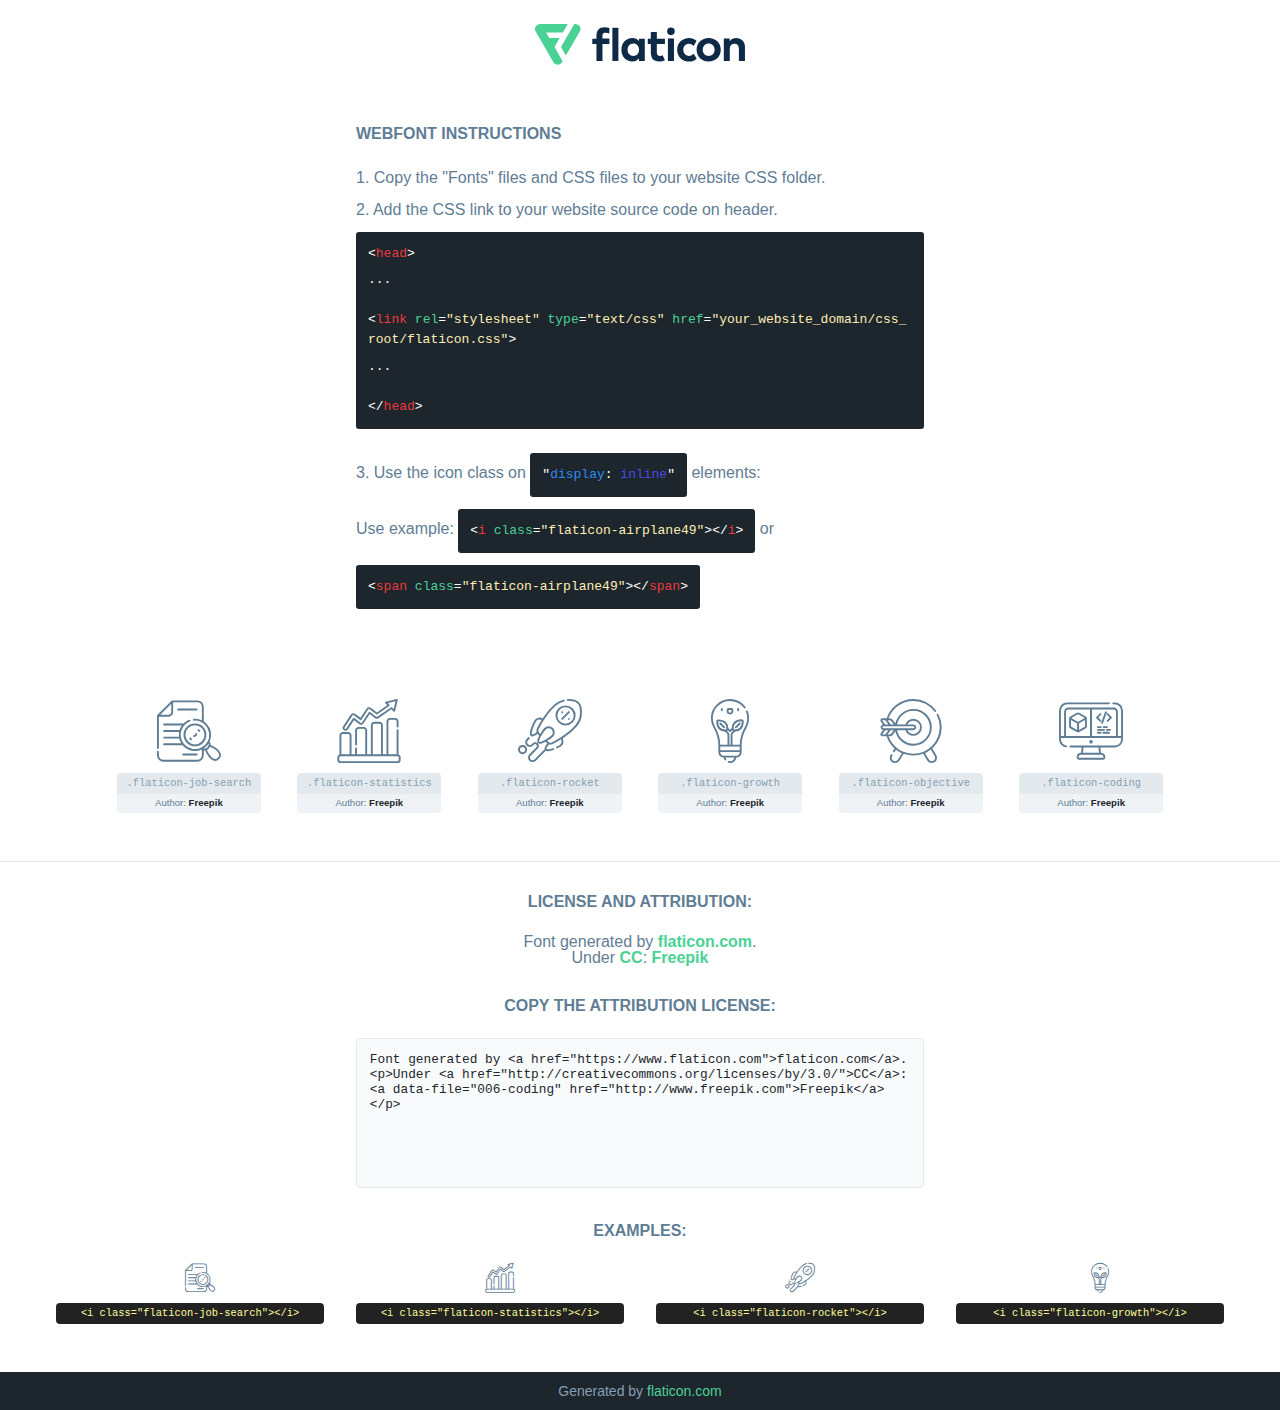
<file: res/untree.co-append/fonts/flaticon/font/flaticon.html>
<!DOCTYPE html>
<!--
  Flaticon icon font: Flaticon
  Creation date: 19/01/2021 11:09
-->
<html>

<head>
    <title>Flaticon Webfont</title>
    <link rel="stylesheet" type="text/css" href="flaticon.css">
    <meta charset="UTF-8">
    <style>
    html, body, div, span, applet, object, iframe,
    h1, h2, h3, h4, h5, h6, p, blockquote, pre,
    a, abbr, acronym, address, big, cite, code,
    del, dfn, em, img, ins, kbd, q, s, samp,
    small, strike, strong, sub, sup, tt, var,
    b, u, i, center,
    dl, dt, dd, ol, ul, li,
    fieldset, form, label, legend,
    table, caption, tbody, tfoot, thead, tr, th, td,
    article, aside, canvas, details, embed,
    figure, figcaption, footer, header, hgroup,
    menu, nav, output, ruby, section, summary,
    time, mark, audio, video {
        margin: 0;
        padding: 0;
        border: 0;
        font-size: 100%;
        font: inherit;
        vertical-align: baseline;
    }
    /* HTML5 display-role reset for older browsers */
    article, aside, details, figcaption, figure,
    footer, header, hgroup, menu, nav, section {
        display: block;
    }
    body {
        line-height: 1;
    }
    ol, ul {
        list-style: none;
    }
    blockquote, q {
        quotes: none;
    }
    blockquote:before, blockquote:after,
    q:before, q:after {
        content: '';
        content: none;
    }
    table {
        border-collapse: collapse;
        border-spacing: 0;
    }
    body {
        font-family: Helvetica, Arial, sans-serif;
        font-size: 16px;
        color: #5f7d95;
    }
    a {
        color: #4AD295;
        font-weight: bold;
        text-decoration: none;
    }
    * {
        -moz-box-sizing: border-box;
        -webkit-box-sizing: border-box;
        box-sizing: border-box;
        margin: 0;
        padding: 0;
    }
    [class^="flaticon-"]:before, [class*=" flaticon-"]:before, [class^="flaticon-"]:after, [class*=" flaticon-"]:after {
        font-family: Flaticon;
        font-size: 30px;
        font-style: normal;
        margin-left: 20px;
        color: #333;
    }
    .wrapper {
        max-width: 600px;
        margin: auto;
        padding: 0 1em;
    }
    .title {
        margin-bottom: 24px;
        text-transform: uppercase;
        font-weight: bold;
    }
    header {
        text-align: center;
        padding: 24px;
    }
    header .logo {
        width: 210px;
        height: auto;
        border: none;
        display: inline-block;
    }
    header strong {
        font-size: 28px;
        font-weight: 500;
        vertical-align: middle;
    }
    .demo {
        margin: 2em auto;
        line-height: 1.25em;
    }
    .demo ul li {
        margin-bottom: 12px;
    }
    .demo ul li code {
        background-color: #1D262D;
        border-radius: 3px;
        padding: 12px;
        display: inline-block;
        color: #fff;
        font-family: Consolas,Monaco,Lucida Console,Liberation Mono,DejaVu Sans Mono,Bitstream Vera Sans Mono,Courier New, monospace;
        font-weight: lighter;
        margin-top: 12px;
        font-size: 13px;
        word-break: break-all;
    }
    .demo ul li code .red {
        color: #EC3A3B;
    }
    .demo ul li code .green {
        color: #4AD295;
    }
    .demo ul li code .yellow {
        color: #FFEEB6;
    }
    .demo ul li code .blue {
        color: #2C8CF4;
    }
    .demo ul li code .purple {
        color: #4949E7;
    }
    .demo ul li code .dots {
        margin-top: 0.5em;
        display: block;
    }
    #glyphs {
        border-bottom: 1px solid #E3E9ED;
        padding: 2em 0;
        text-align: center;
    }
    .glyph {
        display: inline-block;
        width: 9em;
        margin: 1em;
        text-align: center;
        vertical-align: top;
        background: #FFF;
    }
    .glyph .glyph-icon {
        padding: 10px;
        display: block;
        font-family:"Flaticon";
        font-size: 64px;
        line-height: 1;
    }
    .glyph .glyph-icon:before {
        font-size: 64px;
        color: #5f7d95;
        margin-left: 0;
    }
    .class-name {
        font-size: 0.65em;
        background-color: #E3E9ED;
        color: #869FB2;
        border-radius: 4px 4px 0 0;
        padding: 0.5em;
        font-family: Consolas,Monaco,Lucida Console,Liberation Mono,DejaVu Sans Mono,Bitstream Vera Sans Mono,Courier New, monospace;
    }
    .author-name {
        font-size: 0.6em;
        background-color: #EFF3F6;
        border-top: 0;
        border-radius: 0 0 4px 4px;
        padding: 0.5em;
    }
    .author-name a {
        color: #1D262D;
    }
    .class-name:last-child {
        font-size: 10px;
        color:#888;
    }
    .class-name:last-child a {
        font-size: 10px;
        color:#555;
    }
    .glyph > input {
        display: block;
        width: 100px;
        margin: 5px auto;
        text-align: center;
        font-size: 12px;
        cursor: text;
    }
    .glyph > input.icon-input {
        font-family:"Flaticon";
        font-size: 16px;
        margin-bottom: 10px;
    }
    .attribution .title {
        margin-top: 2em;
    }
    .attribution textarea {
        background-color: #F8FAFB;
        color: #1D262D;
        padding: 1em;
        border: none;
        box-shadow: none;
        border: 1px solid #E3E9ED;
        border-radius: 4px;
        resize: none;
        width: 100%;
        height: 150px;
        font-size: 0.8em;
        font-family: Consolas,Monaco,Lucida Console,Liberation Mono,DejaVu Sans Mono,Bitstream Vera Sans Mono,Courier New, monospace;
        -webkit-appearance: none;
    }
    .attribution textarea:hover {
        border-color: #CFD9E0;
    }
    .attribution textarea:focus {
        border-color: #4AD295;
    }
    .iconsuse {
        margin: 2em auto;
        text-align: center;
        max-width: 1200px;
    }
    .iconsuse:after {
        content: '';
        display: table;
        clear: both;
    }
    .iconsuse .image {
        float: left;
        width: 25%;
        padding: 0 1em;
    }
    .iconsuse .image p {
        margin-bottom: 1em;
    }
    .iconsuse .image span {
        display: block;
        font-size: 0.65em;
        background-color: #222;
        color: #fff;
        border-radius: 4px;
        padding: 0.5em;
        color: #FFFF99;
        margin-top: 1em;
        font-family: Consolas,Monaco,Lucida Console,Liberation Mono,DejaVu Sans Mono,Bitstream Vera Sans Mono,Courier New, monospace;
    }
    .glyph-icon:before {
        color: #5f7d95;
    }
    #footer {
        text-align: center;
        background-color: #1D262D;
        color: #869FB2;
        padding: 12px;
        font-size: 14px;
    }
    #footer a {
        font-weight: normal;
    }
    @media (max-width: 960px) {
        .iconsuse .image {
            width: 50%;
        }
    }
    </style>
</head>

<body class="characters-off">

    <header>
        <a href="https://www.flaticon.com/" target="_blank" class="logo">
            <svg xmlns="http://www.w3.org/2000/svg" viewBox="0 0 394.3 76.5"><path d="M156.6,69.4H145.3V7.1h11.3Z" style="fill:#0e2a47"/><path d="M206.2,69.4h-11V64.8a15.4,15.4,0,0,1-12.6,5.7c-11.6,0-20.3-9.5-20.3-22.1s8.8-22.1,20.3-22.1a15.4,15.4,0,0,1,12.6,5.8V27.5h11Zm-32.4-21c0,6.4,4.2,11.6,10.8,11.6s10.8-4.9,10.8-11.6-4.4-11.6-10.8-11.6S173.9,42,173.9,48.4Z" style="fill:#0e2a47"/><path d="M262.5,13.7a7.2,7.2,0,0,1-14.4,0,7.2,7.2,0,1,1,14.4,0ZM261,69.4H249.6v-42H261Z" style="fill:#0e2a47"/><path id="_Trazado_" data-name="&lt;Trazado&gt;" d="M139.6,17.8a16.6,16.6,0,0,0-8-1.4c-3.2.4-4.9,2-4.9,5.9v5.1h13V37.5h-13v32H115.4v-32h-7.8v-10h7.8V22.2c0-9.9,5.2-16.3,15-16.3a23.4,23.4,0,0,1,9.3,1.8Z" style="fill:#0e2a47"/><path d="M235.1,60c-3.5,0-6.3-1.9-6.3-7.1V37.5H244v-10H228.8V15H217.5V27.5h-5.7v10h5.7V53.7c0,10.9,5.3,16.8,15.7,16.8A22.9,22.9,0,0,0,244,68l-4.3-9.1A12.3,12.3,0,0,1,235.1,60Z" style="fill:#0e2a47"/><path d="M348.9,48.4c0,12.6-9.7,22.1-22.7,22.1s-22.7-9.4-22.7-22.1,9.6-22.1,22.7-22.1S348.9,35.8,348.9,48.4Zm-33.9,0c0,6.8,4.8,11.6,11.1,11.6s11.2-4.8,11.2-11.6-4.8-11.6-11.2-11.6S315.1,41.6,315.1,48.4Z" style="fill:#0e2a47"/><path d="M394.3,42.7V69.4H382.9V46.3c0-6.1-3-9.4-8.2-9.4s-8.9,3.2-8.9,9.5v23H354.6v-42h11v4.9c3-4.5,7.6-6.1,12.3-6.1C387.5,26.3,394.3,33,394.3,42.7Z" style="fill:#0e2a47"/><path d="M298,55.7h0a12.4,12.4,0,0,1-8.2,4.2h-.9l-1.8-.2a10,10,0,0,1-7.4-5.6,13.2,13.2,0,0,1-1.2-5.8,13,13,0,0,1,1.3-5.9,10.1,10.1,0,0,1,7.5-5.5h2.4a11.7,11.7,0,0,1,8.3,4.2l5.5-9.6a19.9,19.9,0,0,0-8.1-4.3,23.4,23.4,0,0,0-6.1-.8,25.2,25.2,0,0,0-7.5,1.1,20.9,20.9,0,0,0-8,4.6,21.9,21.9,0,0,0-6.8,16.4,21.9,21.9,0,0,0,6.7,16.3,20.9,20.9,0,0,0,8,4.6,25.2,25.2,0,0,0,7.7,1.2,23.6,23.6,0,0,0,6.2-.8,20,20,0,0,0,8.1-4.4Z" style="fill:#0e2a47"/><path d="M46.3,26.5H26.9L20.8,16H52.4L61.6,0H9.4A9.3,9.3,0,0,0,1.3,4.7a9.3,9.3,0,0,0,0,9.4L34.6,71.8a9.4,9.4,0,0,0,16.2,0l1.1-1.9L36.6,43.3Z" style="fill:#4ad295"/><path d="M84.2,4.7A9.3,9.3,0,0,0,76.1,0H73.8l-25,43.3,9.2,16L84.2,14A9.3,9.3,0,0,0,84.2,4.7Z" style="fill:#4ad295"/></svg>
        </a>
    </header>

    <section class="demo wrapper">

        <p class="title">Webfont Instructions</p>

        <ul>
            <li>
                <span class="num">1. </span>Copy the "Fonts" files and CSS files to your website CSS folder.
            </li>
            <li>
                <span class="num">2. </span>Add the CSS link to your website source code on header.
                <code class="big">
                    &lt;<span class="red">head</span>&gt;
                    <br/><span class="dots">...</span>
                    <br/>&lt;<span class="red">link</span> <span class="green">rel</span>=<span class="yellow">"stylesheet"</span> <span class="green">type</span>=<span class="yellow">"text/css"</span> <span class="green">href</span>=<span class="yellow">"your_website_domain/css_root/flaticon.css"</span>&gt;
                    <br/><span class="dots">...</span>
                    <br/>&lt;/<span class="red">head</span>&gt;
                </code>
            </li>

            <li>
                <p>
                    <span class="num">3. </span>Use the icon class on <code>"<span class="blue">display</span>:<span class="purple"> inline</span>"</code> elements:
                    <br />
                    Use example: <code>&lt;<span class="red">i</span> <span class="green">class</span>=<span class="yellow">&quot;flaticon-airplane49&quot;</span>&gt;&lt;/<span class="red">i</span>&gt;</code> or <code>&lt;<span class="red">span</span> <span class="green">class</span>=<span class="yellow">&quot;flaticon-airplane49&quot;</span>&gt;&lt;/<span class="red">span</span>&gt;</code>
            </li>
        </ul>

    </section>




   <section id="glyphs">          
    
      
        <div class="glyph"><div class="glyph-icon flaticon-job-search"></div>
            <div class="class-name">.flaticon-job-search</div>
            <div class="author-name">Author: <a data-file="001-job-search" href="http://www.freepik.com">Freepik</a> </div> 
        </div>        
        
        <div class="glyph"><div class="glyph-icon flaticon-statistics"></div>
            <div class="class-name">.flaticon-statistics</div>
            <div class="author-name">Author: <a data-file="002-statistics" href="http://www.freepik.com">Freepik</a> </div> 
        </div>        
        
        <div class="glyph"><div class="glyph-icon flaticon-rocket"></div>
            <div class="class-name">.flaticon-rocket</div>
            <div class="author-name">Author: <a data-file="003-rocket" href="http://www.freepik.com">Freepik</a> </div> 
        </div>        
        
        <div class="glyph"><div class="glyph-icon flaticon-growth"></div>
            <div class="class-name">.flaticon-growth</div>
            <div class="author-name">Author: <a data-file="004-growth" href="http://www.freepik.com">Freepik</a> </div> 
        </div>        
        
        <div class="glyph"><div class="glyph-icon flaticon-objective"></div>
            <div class="class-name">.flaticon-objective</div>
            <div class="author-name">Author: <a data-file="005-objective" href="http://www.freepik.com">Freepik</a> </div> 
        </div>        
        
        <div class="glyph"><div class="glyph-icon flaticon-coding"></div>
            <div class="class-name">.flaticon-coding</div>
            <div class="author-name">Author: <a data-file="006-coding" href="http://www.freepik.com">Freepik</a> </div> 
        </div>        
        

    </section>



    <section class="attribution wrapper"   style="text-align:center;">

      <div class="title">License and attribution:</div><div class="attrDiv">Font generated by <a href="https://www.flaticon.com">flaticon.com</a>. <div><p>Under <a href="http://creativecommons.org/licenses/by/3.0/">CC</a>: <a data-file="006-coding" href="http://www.freepik.com">Freepik</a></p>  </div>
      </div>
      <div class="title">Copy the Attribution License:</div>

    <textarea onclick="this.focus();this.select();">Font generated by &lt;a href=&quot;https://www.flaticon.com&quot;&gt;flaticon.com&lt;/a&gt;. <p>Under <a href="http://creativecommons.org/licenses/by/3.0/">CC</a>: <a data-file="006-coding" href="http://www.freepik.com">Freepik</a></p>  
     </textarea>

    </section>

    <section class="iconsuse">

          <div class="title">Examples:</div>            
             
            <div class="image">
                <p>
                    <i class="glyph-icon flaticon-job-search"></i> 
                    <span>&lt;i class=&quot;flaticon-job-search&quot;&gt;&lt;/i&gt;</span>
                </p>
            </div>
            
            <div class="image">
                <p>
                    <i class="glyph-icon flaticon-statistics"></i> 
                    <span>&lt;i class=&quot;flaticon-statistics&quot;&gt;&lt;/i&gt;</span>
                </p>
            </div>
            
            <div class="image">
                <p>
                    <i class="glyph-icon flaticon-rocket"></i> 
                    <span>&lt;i class=&quot;flaticon-rocket&quot;&gt;&lt;/i&gt;</span>
                </p>
            </div>
            
            <div class="image">
                <p>
                    <i class="glyph-icon flaticon-growth"></i> 
                    <span>&lt;i class=&quot;flaticon-growth&quot;&gt;&lt;/i&gt;</span>
                </p>
            </div>
                       
        </div>
                            
    </section>

<div id="footer">
    <div>Generated by <a href="https://www.flaticon.com">flaticon.com</a>
    </div>
</div>



</body>
</html>
</file>
<file: css/append.css>
:root {
    --main-color-red: #e84545;
    --main-color-blue: #0056b3;
    --main-color-black: #000839;
    --primary: #007bff;
    --secondary: #6c757d;
}
*, ::after, ::before {
    box-sizing: border-box;
}
body {
    font-family: "Montserrat", sans-serif;
    line-height: 1.8;
    font-size: 15px;
    color: #7a7a7a;
    background-color: #fff;
    overflow-x: hidden;
    font-weight: 400;
}
h1, h2, h3, h4, h5 {
    color: var(--main-color-black);
    font-family: "Montserrat", sans-serif;
    line-height: 1.2;
    margin: 0;
}
img {
    max-width: 100%;
}
.hcontainer {
    padding-left: 30px;
    padding-right: 30px;
    margin: auto;
}
.container {
    padding-left: 120px;
    padding-right: 120px;
    margin: auto;
}
@media (max-width: 1199px) {
    .container {
        padding-left: 60px;
        padding-right: 60px;
    }
}
@media (max-width: 991px) {
    .container {
        padding-left: 60px;
        padding-right: 60px;
    }
}
@media (max-width: 767px) {
    .container {
        padding-left: 40px;
        padding-right: 40px;
    }
}
@media (max-width: 575px) {
    .container {
        padding-left: 30px;
        padding-right: 30px;
    }
}
.rstul {
    padding: 0;
    margin: 0;
    list-style: none;
}
.rsta {
    text-decoration: none;
    color: inherit;
}
.center {
    display: flex;
    justify-content: center;
    align-items: center;
}
.show {
    display: block;
}
.toplayer {
    position: relative;
}
.toplayer::before {
    content: "";
    position: absolute;
    top: 0;
    left: 0;
    width: 100%;
    height: 100%;
    background-color: rgba(0, 0, 0, 0.5);
    z-index: -100;
}
.transition-3ms {
    transition: 0.3s;
    -webkit-transition: 0.3s;
    -moz-transition: 0.3s;
    -ms-transition: 0.3s;
    -o-transition: 0.3s;
}
.transition-5ms {
    transition: 0.5s;
    -webkit-transition: 0.5s;
    -moz-transition: 0.5s;
    -ms-transition: 0.5s;
    -o-transition: 0.5s;
}
.brdr-raduis-5px {
    border-radius: 5px;
    -webkit-border-radius: 5px;
    -moz-border-radius: 5px;
    -ms-border-radius: 5px;
    -o-border-radius: 5px;
}
.brdr-raduis-7px {
    border-radius: 7px;
    -webkit-border-radius: 7px;
    -moz-border-radius: 7px;
    -ms-border-radius: 7px;
    -o-border-radius: 7px;
}
.brdr-raduis-50 {
    border-radius: 50%;
    -webkit-border-radius: 50%;
    -moz-border-radius: 50%;
    -ms-border-radius: 50%;
    -o-border-radius: 50%;
}
.red-btn {
    display: inline-block;
    background-color: var(--main-color-red);
    padding: 12px 30px;
    font-size: 14;
    border: 1px solid var(--main-color-red);
}
.red-btn:hover {
    border-color: #fff;
    background-color: transparent;
}
.red-btn-get {
    display: inline-block;
    background-color: var(--main-color-red);
    padding: 12px 30px;
    font-size: 14;
    border: 1px solid var(--main-color-red);
    color: #fff;
    margin-top: 10px;
}
.red-btn-get:hover {
    background-color: transparent;
    border-color: var(--main-color-red);
    color: var(--main-color-red);
}
.title {
    font-size: 30px;
    text-align: center;
    text-transform: capitalize;
    margin-bottom: 70px;
}
.subsec-title {
    font-weight: 700;
    font-size: 40px;
}
.prgrph {
    color: rgba(0, 8, 57, 0.5);
    font-size: 14px;
    line-height: 1.8;
}
/* ------------------------------Page------------------------------ */
.main-header {
    background-image: url(../imgs/hero-min.jpg);
    background-size: cover;
    background-repeat: no-repeat;
    background-position: center center;
    height: 120vh;
    position: relative;
    color: #fff;
}
.main-header::before {
    content: "";
    position: absolute;
    top: 0;
    left: 0;
    width: 100%;
    height: 100%;
    background-color: rgba(0, 0, 0, 0.2);
}
.main-header header {
    position: relative;
    color: #fff;
    padding-top: 20px;
    padding-bottom: 20px;
    text-transform: capitalize;
}
.main-header header .hcontainer .nav-bar {
    display: flex;
    justify-content: space-between;
    align-items: center;
}
.main-header header .hcontainer .nav-bar .logo {
    font-size: 20px;
    font-weight: 700;
}
.main-header header .hcontainer .nav-bar .logo .dot {
    color: var(--main-color-red);
    display: inline-block;
    font-size: 15px;
}
.main-header header .hcontainer .nav-bar .main-links {
    display: flex;
    /* column-gap: 35px; */
}
.main-header header .hcontainer .nav-bar .main-links > li {
    cursor: pointer;
    padding: 10px;
}
.main-header header .hcontainer .nav-bar .main-links li.has-children .angle-down {
    margin-left: 10px;
}
.main-header header .hcontainer .nav-bar .main-links li.has-children .angle-right {
    margin-left: 50px;
}
.main-header header .hcontainer .nav-bar .main-links .down-links {
    width: 180px;
}
.main-header header .hcontainer .nav-bar .main-links .down-links li:not(:last-of-type) {
    margin-bottom: 10px;
}
.main-header header .hcontainer .nav-bar .main-links .right-links {
    bottom: -30px;
    right: -163px;
    box-shadow: 0 15px 30px -10px rgb(0 0 0 / 10%);
    -webkit-box-shadow: 0 15px 30px -10px rgb(0 0 0 / 10%);
}
.main-header header .hcontainer .nav-bar .main-links .down-links,
.main-header header .hcontainer .nav-bar .main-links .right-links {
    background-color: #fff;
    color: #777;
    padding: 20px;
    position: absolute;
    display: none;
}
.main-header header .hcontainer .nav-bar .template {
    background-color: var(--main-color-red);
    padding: 5px 20px;
    border: 1px solid var(--main-color-red);
    cursor: pointer;
}
.main-header header .hcontainer .nav-bar .template:hover {
    border-color: #fff;
    background-color: transparent;
}
.main-header header .hcontainer .nav-bar .menu-bar {
    display: none;
}
.main-header .hero {
    margin-left: 90px;
    position: relative;
    margin-top: 80px;
}
.main-header .hero .container {
    display: flex;
    align-items: center;
}
.main-header .hero .container .col1 {
    flex: 1;
    display: flex;
    flex-direction: column;
    flex-wrap: wrap;
}
.main-header .hero .container .col1 h1 {
    color: #fff;
    font-size: 40px;
    margin: 0;
}
.main-header .hero .container .col1 p {
    width: 75%;
    margin-top: 35px;
    margin-bottom: 25px;
}
.main-header .hero .container .col1 form {

}
.main-header .hero .container .col1 form div {
    background-color: #fff;
    width: 75%;
    display: flex;
    column-gap: 10px;
    padding: 10px;
}
.main-header .hero .container .col1 form div input {
    border: none;
    outline: navajowhite;
}
.main-header .hero .container .col1 form div input[type='email'] {
    flex: 4;
}
.main-header .hero .container .col1 form div input[type='submit'] {
    flex: 1;
    cursor: pointer;
    padding: 15px 20px;
    background-color: var(--main-color-red);
    color: #fff;
    box-shadow: 4px 4px 0px 0px rgb(0 0 0 / 10%);
    -webkit-box-shadow: 4px 4px 0px 0px rgb(0 0 0 / 10%);
    border: 1px solid var(--main-color-red);
    font-weight: bold;
}
.main-header .hero .container .col1 form div input[type='submit']:hover {
    color: var(--main-color-red);
    background-color: #FFF;
    border-color: var(--main-color-red);
    
}
.main-header .hero .container .col2 {
    flex: 1;
}




/* ----------------- */
/* ----------------- */
.our-services {
    padding-top: 80px;
    padding-bottom: 80px;
}
.our-services .content {
    display: grid;
    grid-template-columns: repeat(3, 1fr);
    column-gap: 40px;
    row-gap: 40px;
}
@media (max-width: 991px) {
    .our-services .content {
        grid-template-columns: repeat(2, 1fr);
    }
}
@media (max-width: 767px) {
    .our-services .content {
        grid-template-columns: 1fr;
    }
}
.our-services .content .box {
    display: flex;
    column-gap: 25px;
    margin-left: 20px;
}
/* @media (max-width: 767px) {
    .our-services .content .box {
        margin-left: 20px;
    }
} */
.our-services .content .box .col1 {
    position: relative;
}
.our-services .content .box .col1::before {
    content: "";
    position: absolute;
    top: 10px;
    left: -20px;
    width: 50px;
    height: 50px;
    background-color: #F5F5F5;
    padding: 5px;
    z-index: -1;
    border-radius: 50%;
    -webkit-border-radius: 50%;
    -moz-border-radius: 50%;
    -ms-border-radius: 50%;
    -o-border-radius: 50%;
}
.our-services .content .box .col1 i {
    font-size: 40px;
    color: var(--main-color-red);
}
.our-services .content .box .col1 i.pen {
    transform: rotate(90deg);
    -webkit-transform:;
    -moz-transform:;
    -ms-transform:;
    -o-transform:;
}
.our-services .content .box .col2 .sub-title {
    text-transform: capitalize;
}
.our-services .content .box .col2 .more {
    text-transform: capitalize;
    color: var(--main-color-red);
    font-weight: 500;
}
.get-free {
    background-image: url(../imgs/img_v_3-min.jpg);
    background-size: cover;
    background-repeat: no-repeat;
    background-position: center center;
    background-attachment: fixed;
    height: 270px;
    text-align: center;
    color: #fff;
    position: relative;
    padding-top: 80px;
    padding-bottom: 80px;
}
.get-free::before {
    content: "";
    position: absolute;
    width: 100%;
    height: 100%;
    top: 0;
    left: 0;
    background-color: rgba(0, 0, 0, 0.4);
}
.get-free .container {
    position: relative;
}
.get-free h3 {
    font-size: 40px;
    font-weight: normal;
    color: #fff;
    margin-bottom: 25px;
}
.gallery {

}
.gallery .container {
    
}
.gallery .row1 {
    padding-top: 70px;
    padding-bottom: 70px;
    display: flex;
    column-gap: 20px;
}
.gallery .row1 .col1 {
    flex: 1;
}
.gallery .subsec-title {
    font-size: 30px;
}
.gallery .row1 .col2 {
    flex: 2;
    display: flex;
    position: relative;
}
.gallery .row1 .col2 .image1 {
    position: absolute;
    top: 90px;
    left: 100px;
}
.gallery .row1 .col2 .image1 img {
    width: 415px;
    border: 4px solid #fff;
}
.gallery .row1 .col2 .image2 {
    position: absolute;
    right: 0;
    top: 0;
    z-index: -1;
}
.gallery .row1 .col2 .image2 img {
    width: 475px;
}
.gallery .row2 {
    padding-top: 150px;
    padding-bottom: 70px;
    display: flex;
    column-gap: 100px;
}
.gallery .row2 .col1 img {
    max-width: 635px;
}
.plans {
    padding-top: 70px;
    padding-bottom: 70px;
}
.plans .row1 h3 {
    margin-bottom: 50px;
}
.plans .row1 .swap {
    display: flex;
    justify-content: center;
    align-items: center;
    gap: 10px;
}
.plans .row1 .swap span {
    display: inline-block;
    text-transform: capitalize;
}
.plans .row1 .swap .fluid {
    width: 100px;
    height: 30px;
    background-color: #ccc;
    border-radius: 30px;
    -webkit-border-radius: 30px;
    -moz-border-radius: 30px;
    -ms-border-radius: 30px;
    -o-border-radius: 30px;
    display: flex;
    align-items: center;
    cursor: pointer;
    transition-duration: 5ms;
    transition-delay: 10ms;
}
.clicked {
    justify-content: flex-end;
}
.plans .row1 .swap .fluid .circle {
    width: 26px;
    height: 26px;
    background-color: #fff;
    margin-left: 2px;
    margin-right: 2px;
}
.plans .row1 .swap .save {
    font-size: 12px;
    font-weight: bold;
    background-color: var(--main-color-red);
    color: #fff;
    padding: 3px 10px;
    border-radius: 30px;
    -webkit-border-radius: 30px;
    -moz-border-radius: 30px;
    -ms-border-radius: 30px;
    -o-border-radius: 30px;
}
.plans .row2 {
    margin-top: 50px;
    display: grid;
    grid-template-columns: repeat(3, 1fr);
    gap: 30px;
}
@media (max-width: 991px) {
    .plans .row2 {
        grid-template-columns: repeat(2, 1fr);
    }
}
@media (max-width: 767px) {
    .plans .row2 {
        grid-template-columns: 1fr;
    }
}
.plans .row2 .plan {
    background-color: #fff;
    padding: 70px 30px;
    text-align: center;
}
.plans .row2 .plan.advanced {
    /* border: 1px solid rgba(0, 0, 0, 0.2); */
    box-shadow: 0 15px 30px -10px rgb(0 0 0 / 10%);
    -webkit-box-shadow: 0 15px 30px -10px rgb(0 0 0 / 10%);
}
.plans .row2 .plan .top .ttl {
    text-transform: capitalize;
    font-size: 24px;
    margin-bottom: 25px;
}
.plans .row2 .plan .top .price {
    /* display: block; */
    color: var(--main-color-red);
    font-weight: 700;
    font-size: 30px;
    line-height: 1.5;
}
.plans .row2 .plan .top .price.hide {
    display: none;
}
.plans .row2 .plan .top .price.active {
    display: block;
}
.plans .row2 .plan .top .per {
    text-transform: capitalize;
}
.plans .row2 .plan .top .per span {
    text-transform: capitalize;
    display: inline-block;
}
.plans .row2 .plan .top .per .active {
    display: inline-block;
}
.plans .row2 .plan .top .per .hide {
    display: none;
}
.plans .row2 .plan ul {
    margin-top: 20px;
    margin-bottom: 30px;
    line-height: 1.5;
}
.plans .row2 .plan ul li {
    text-align: left;
    margin-bottom: 10px;
    display: flex;
}
.plans .row2 .plan ul li i {
    padding-right: 10px;
    padding-top: 3px;
}
@media (max-width: 767px) {
    .plans .row2 .plan ul li{
        justify-content: center;
    }
}
.testimonials {
    padding-top: 70px;
    padding-bottom: 70px;
}
.testimonials .container {
    /* display: grid;
    grid-template-columns: repeat(2, 1fr); */
    display: flex;
    column-gap: 100px;
}
.testimonials .col1 {
    width: 70%;
}

@media (max-width: 991px) {
    .testimonials .container {
        grid-template-columns: 1fr;
        row-gap: 50px;
    }
    .testimonials .col1 {
        width: 100%;
    }
}
.testimonials .col1 .ttl {
    text-transform: capitalize;
    font-size: 30px;
    margin-bottom: 25px;
    margin-top: 40px;
}
.testimonials .col2 {
    display: flex;
    flex-direction: column;
    padding: 40px;
    box-shadow: 0 15px 30px -10px rgb(0 0 0 / 10%);
    -webkit-box-shadow: 0 15px 30px -10px rgb(0 0 0 / 10%);
}
.testimonials .col2 .image {
    display: flex;
    align-items: center;
    column-gap: 15px;
    margin-bottom: 25px;
}
.testimonials .col2 .image img {
    width: 80px;
    height: 80px;
}
.testimonials .col2 .image .info {
    text-transform: capitalize;
}
.testimonials .col2 .image .info h4 {
    color: #7a7a7a;
}
.testimonials .col2 q {
    display: block;
    font-size: 20px;
    margin-bottom: 25px;
    color: #000;
}
.testimonials .col2 .controle {
    display: flex;
    justify-content: space-between;
}
.testimonials .col2 .controle .arrows {
    display: flex;
    align-items: center;
    column-gap: 20px;
}
.testimonials .col2 .controle .arrows i {
    cursor: pointer;
    color: #000;
    border: 1px solid rgba(0, 0, 0, 0.1);
    padding: 10px;
}
.testimonials .col2 .controle .arrows i:hover {
    color: var(--main-color-red);
    border-color: var(--main-color-red);
}
.testimonials .col2 .controle .btns span {
    display: inline-block;
    width: 10px;
    height: 10px;
    background-color: #ccc;
    cursor: pointer;
}
.testimonials .col2 .controle .btns span.active,
.testimonials .col2 .controle .btns span:hover {
    background-color: var(--main-color-red);
}
.blog-posts {
    padding-top: 70px;
    padding-bottom: 70px;
    background-color: #F8F9FA;
}
.blog-posts .container {
    display: flex;
    flex-direction: column;
}
.blog-posts .row1 {
    display: flex;
    flex-direction: column;
    align-items: center;
}
.blog-posts .row1 h3 {
    text-transform: capitalize;

}
.blog-posts .row1 p {
    text-align: center;
    width: 60%;
}
.blog-posts .row2 {
    margin-top: 25px;
    display: grid;
    grid-template-columns: repeat(3, 1fr);
    gap: 30px;
}
@media(max-width: 991px) {
    .blog-posts .row2 {
        grid-template-columns: repeat(2, 1fr);
    }
}
@media(max-width: 767px) {
    .blog-posts .row2 {
        grid-template-columns: 1fr;
    }
}
.blog-posts .row2 .box {
    overflow: hidden;
    border-radius: 10px 10px 0 0;
    -webkit-border-radius: 10px 10px 0 0;
    -moz-border-radius: 10px 10px 0 0;
    -ms-border-radius: 10px 10px 0 0;
    -o-border-radius: 10px 10px 0 0;
    cursor: default;
    background-color: #fff;
}
.blog-posts .row2 .box:hover {
    box-shadow: 0 15px 30px 10px rgb(0 0 0 / 10%);
    -webkit-box-shadow: 0 15px 30px 10px rgb(0 0 0 / 10%);
}
.blog-posts .row2 .box .content {
    padding: 25px;
}
.blog-posts .row2 .box .content h4 {
    font-weight: 500;
    line-height: 1.5;
    font-size: 18px;
    color: #000;
    margin-bottom: 10px;
}
.blog-posts .row2 .box .content a {
    color: var(--main-color-red);
    font-weight: 500;
}
.blog-posts .row2 .box .content a:hover {
    color: #e84577;
}
.blog-posts .row3 {
    margin-top: 50px;
    display: grid;
    grid-template-columns: repeat(3, 1fr);
    gap: 30px;
}
.blog-posts .row3 a {
    text-align: center;
}
.get-template {
    background-image: url(../imgs/img_v_4-min.jpg);
    background-size: cover;
    background-repeat: no-repeat;
    background-position: center center;
    background-attachment: fixed;
    height: 270px;
    text-align: center;
    color: #fff;
    position: relative;
    padding-top: 80px;
    padding-bottom: 80px;
}
.get-template::before {
    content: "";
    position: absolute;
    width: 100%;
    height: 100%;
    top: 0;
    left: 0;
    background-color: rgba(0, 0, 0, 0.4);
}
.get-template .container {
    position: relative;
}
.get-template h3 {
    font-size: 40px;
    font-weight: normal;
    color: #fff;
    margin-bottom: 25px;
}
footer {
    padding-top: 70px;
    padding-bottom: 30px;
}
footer .container .row1 {
    display: grid;
    grid-template-columns: repeat(2, 1fr);
    gap: 50px;
}
@media (max-width: 991px) {
    footer .container .row1 {
        grid-template-columns: 1fr;
    }
}
footer .sml-ttl {
    font-size: 16px;
    font-weight: 700;
    margin-bottom: 30px;
}
footer .col1 {
    width: 70%;
}
footer .col1 p {
    margin-bottom: 25px;
}
footer .col1 .social {
    display: flex;
    column-gap: 20px;
}
footer .col1 .social i {
    font-size: 15px;
    transition: 0.3s;
    -webkit-transition: 0.3s;
    -moz-transition: 0.3s;
    -ms-transition: 0.3s;
    -o-transition: 0.3s;
    background-color: #eee;
    padding: 10px;
    border-radius: 5px;
    -webkit-border-radius: 5px;
    -moz-border-radius: 5px;
    -ms-border-radius: 5px;
    -o-border-radius: 5px;
    color: #000;
}
footer .col1 .social li:hover i {
    color: var(--main-color-red);
}
footer .col2 .links {
    display: grid;
    grid-template-columns: repeat(3, 1fr);
}
@media (max-width: 767px) {
    footer .col2 .links {
        grid-template-columns: repeat(2, 1fr);
        row-gap: 50px;
    }
}
@media (max-width: 575px) {
    footer .col2 .links {
        grid-template-columns: 1fr;
        row-gap: 30px;
    }
}
footer .col2 .links li {
    margin-bottom: 15px;
}
footer .col2 .links li:hover {
    color: var(--main-color-red);
}
footer .col2 .links li a {
    text-transform: capitalize;
    transition: 0.5s;
    -webkit-transition: 0.5s;
    -moz-transition: 0.5s;
    -ms-transition: 0.5s;
    -o-transition: 0.5s;
}
footer .container .row2 {
    border-top: 1px solid #eee;
    padding-top: 30px;
    margin-top: 30px;
    text-align: center;
    padding-left: 30px;
    padding-right: 30px;
}
</file>
<file: res/untree.co-append/fonts/icomoon/style.css>
@font-face {
  font-family: 'icomoon';
  src:  url('fonts/icomoon.eot?10si43');
  src:  url('fonts/icomoon.eot?10si43#iefix') format('embedded-opentype'),
    url('fonts/icomoon.ttf?10si43') format('truetype'),
    url('fonts/icomoon.woff?10si43') format('woff'),
    url('fonts/icomoon.svg?10si43#icomoon') format('svg');
  font-weight: normal;
  font-style: normal;
}

[class^="icon-"], [class*=" icon-"] {
  /* use !important to prevent issues with browser extensions that change fonts */
  font-family: 'icomoon' !important;
  speak: none;
  font-style: normal;
  font-weight: normal;
  font-variant: normal;
  text-transform: none;
  line-height: 1;

  /* Better Font Rendering =========== */
  -webkit-font-smoothing: antialiased;
  -moz-osx-font-smoothing: grayscale;
}

.icon-asterisk:before {
  content: "\f069";
}
.icon-plus:before {
  content: "\f067";
}
.icon-question:before {
  content: "\f128";
}
.icon-minus:before {
  content: "\f068";
}
.icon-glass:before {
  content: "\f000";
}
.icon-music:before {
  content: "\f001";
}
.icon-search:before {
  content: "\f002";
}
.icon-envelope-o:before {
  content: "\f003";
}
.icon-heart:before {
  content: "\f004";
}
.icon-star:before {
  content: "\f005";
}
.icon-star-o:before {
  content: "\f006";
}
.icon-user:before {
  content: "\f007";
}
.icon-film:before {
  content: "\f008";
}
.icon-th-large:before {
  content: "\f009";
}
.icon-th:before {
  content: "\f00a";
}
.icon-th-list:before {
  content: "\f00b";
}
.icon-check:before {
  content: "\f00c";
}
.icon-close:before {
  content: "\f00d";
}
.icon-remove:before {
  content: "\f00d";
}
.icon-times:before {
  content: "\f00d";
}
.icon-search-plus:before {
  content: "\f00e";
}
.icon-search-minus:before {
  content: "\f010";
}
.icon-power-off:before {
  content: "\f011";
}
.icon-signal:before {
  content: "\f012";
}
.icon-cog:before {
  content: "\f013";
}
.icon-gear:before {
  content: "\f013";
}
.icon-trash-o:before {
  content: "\f014";
}
.icon-home:before {
  content: "\f015";
}
.icon-file-o:before {
  content: "\f016";
}
.icon-clock-o:before {
  content: "\f017";
}
.icon-road:before {
  content: "\f018";
}
.icon-download:before {
  content: "\f019";
}
.icon-arrow-circle-o-down:before {
  content: "\f01a";
}
.icon-arrow-circle-o-up:before {
  content: "\f01b";
}
.icon-inbox:before {
  content: "\f01c";
}
.icon-play-circle-o:before {
  content: "\f01d";
}
.icon-repeat:before {
  content: "\f01e";
}
.icon-rotate-right:before {
  content: "\f01e";
}
.icon-refresh:before {
  content: "\f021";
}
.icon-list-alt:before {
  content: "\f022";
}
.icon-lock:before {
  content: "\f023";
}
.icon-flag:before {
  content: "\f024";
}
.icon-headphones:before {
  content: "\f025";
}
.icon-volume-off:before {
  content: "\f026";
}
.icon-volume-down:before {
  content: "\f027";
}
.icon-volume-up:before {
  content: "\f028";
}
.icon-qrcode:before {
  content: "\f029";
}
.icon-barcode:before {
  content: "\f02a";
}
.icon-tag:before {
  content: "\f02b";
}
.icon-tags:before {
  content: "\f02c";
}
.icon-book:before {
  content: "\f02d";
}
.icon-bookmark:before {
  content: "\f02e";
}
.icon-print:before {
  content: "\f02f";
}
.icon-camera:before {
  content: "\f030";
}
.icon-font:before {
  content: "\f031";
}
.icon-bold:before {
  content: "\f032";
}
.icon-italic:before {
  content: "\f033";
}
.icon-text-height:before {
  content: "\f034";
}
.icon-text-width:before {
  content: "\f035";
}
.icon-align-left:before {
  content: "\f036";
}
.icon-align-center:before {
  content: "\f037";
}
.icon-align-right:before {
  content: "\f038";
}
.icon-align-justify:before {
  content: "\f039";
}
.icon-list:before {
  content: "\f03a";
}
.icon-dedent:before {
  content: "\f03b";
}
.icon-outdent:before {
  content: "\f03b";
}
.icon-indent:before {
  content: "\f03c";
}
.icon-video-camera:before {
  content: "\f03d";
}
.icon-image:before {
  content: "\f03e";
}
.icon-photo:before {
  content: "\f03e";
}
.icon-picture-o:before {
  content: "\f03e";
}
.icon-pencil:before {
  content: "\f040";
}
.icon-map-marker:before {
  content: "\f041";
}
.icon-adjust:before {
  content: "\f042";
}
.icon-tint:before {
  content: "\f043";
}
.icon-edit:before {
  content: "\f044";
}
.icon-pencil-square-o:before {
  content: "\f044";
}
.icon-share-square-o:before {
  content: "\f045";
}
.icon-check-square-o:before {
  content: "\f046";
}
.icon-arrows:before {
  content: "\f047";
}
.icon-step-backward:before {
  content: "\f048";
}
.icon-fast-backward:before {
  content: "\f049";
}
.icon-backward:before {
  content: "\f04a";
}
.icon-play:before {
  content: "\f04b";
}
.icon-pause:before {
  content: "\f04c";
}
.icon-stop:before {
  content: "\f04d";
}
.icon-forward:before {
  content: "\f04e";
}
.icon-fast-forward:before {
  content: "\f050";
}
.icon-step-forward:before {
  content: "\f051";
}
.icon-eject:before {
  content: "\f052";
}
.icon-chevron-left:before {
  content: "\f053";
}
.icon-chevron-right:before {
  content: "\f054";
}
.icon-plus-circle:before {
  content: "\f055";
}
.icon-minus-circle:before {
  content: "\f056";
}
.icon-times-circle:before {
  content: "\f057";
}
.icon-check-circle:before {
  content: "\f058";
}
.icon-question-circle:before {
  content: "\f059";
}
.icon-info-circle:before {
  content: "\f05a";
}
.icon-crosshairs:before {
  content: "\f05b";
}
.icon-times-circle-o:before {
  content: "\f05c";
}
.icon-check-circle-o:before {
  content: "\f05d";
}
.icon-ban:before {
  content: "\f05e";
}
.icon-arrow-left:before {
  content: "\f060";
}
.icon-arrow-right:before {
  content: "\f061";
}
.icon-arrow-up:before {
  content: "\f062";
}
.icon-arrow-down:before {
  content: "\f063";
}
.icon-mail-forward:before {
  content: "\f064";
}
.icon-share:before {
  content: "\f064";
}
.icon-expand:before {
  content: "\f065";
}
.icon-compress:before {
  content: "\f066";
}
.icon-exclamation-circle:before {
  content: "\f06a";
}
.icon-gift:before {
  content: "\f06b";
}
.icon-leaf:before {
  content: "\f06c";
}
.icon-fire:before {
  content: "\f06d";
}
.icon-eye:before {
  content: "\f06e";
}
.icon-eye-slash:before {
  content: "\f070";
}
.icon-exclamation-triangle:before {
  content: "\f071";
}
.icon-warning:before {
  content: "\f071";
}
.icon-plane:before {
  content: "\f072";
}
.icon-calendar:before {
  content: "\f073";
}
.icon-random:before {
  content: "\f074";
}
.icon-comment:before {
  content: "\f075";
}
.icon-magnet:before {
  content: "\f076";
}
.icon-chevron-up:before {
  content: "\f077";
}
.icon-chevron-down:before {
  content: "\f078";
}
.icon-retweet:before {
  content: "\f079";
}
.icon-shopping-cart:before {
  content: "\f07a";
}
.icon-folder:before {
  content: "\f07b";
}
.icon-folder-open:before {
  content: "\f07c";
}
.icon-arrows-v:before {
  content: "\f07d";
}
.icon-arrows-h:before {
  content: "\f07e";
}
.icon-bar-chart:before {
  content: "\f080";
}
.icon-bar-chart-o:before {
  content: "\f080";
}
.icon-twitter-square:before {
  content: "\f081";
}
.icon-facebook-square:before {
  content: "\f082";
}
.icon-camera-retro:before {
  content: "\f083";
}
.icon-key:before {
  content: "\f084";
}
.icon-cogs:before {
  content: "\f085";
}
.icon-gears:before {
  content: "\f085";
}
.icon-comments:before {
  content: "\f086";
}
.icon-thumbs-o-up:before {
  content: "\f087";
}
.icon-thumbs-o-down:before {
  content: "\f088";
}
.icon-star-half:before {
  content: "\f089";
}
.icon-heart-o:before {
  content: "\f08a";
}
.icon-sign-out:before {
  content: "\f08b";
}
.icon-linkedin-square:before {
  content: "\f08c";
}
.icon-thumb-tack:before {
  content: "\f08d";
}
.icon-external-link:before {
  content: "\f08e";
}
.icon-sign-in:before {
  content: "\f090";
}
.icon-trophy:before {
  content: "\f091";
}
.icon-github-square:before {
  content: "\f092";
}
.icon-upload:before {
  content: "\f093";
}
.icon-lemon-o:before {
  content: "\f094";
}
.icon-phone:before {
  content: "\f095";
}
.icon-square-o:before {
  content: "\f096";
}
.icon-bookmark-o:before {
  content: "\f097";
}
.icon-phone-square:before {
  content: "\f098";
}
.icon-twitter:before {
  content: "\f099";
}
.icon-facebook:before {
  content: "\f09a";
}
.icon-facebook-f:before {
  content: "\f09a";
}
.icon-github:before {
  content: "\f09b";
}
.icon-unlock:before {
  content: "\f09c";
}
.icon-credit-card:before {
  content: "\f09d";
}
.icon-feed:before {
  content: "\f09e";
}
.icon-rss:before {
  content: "\f09e";
}
.icon-hdd-o:before {
  content: "\f0a0";
}
.icon-bullhorn:before {
  content: "\f0a1";
}
.icon-bell-o:before {
  content: "\f0a2";
}
.icon-certificate:before {
  content: "\f0a3";
}
.icon-hand-o-right:before {
  content: "\f0a4";
}
.icon-hand-o-left:before {
  content: "\f0a5";
}
.icon-hand-o-up:before {
  content: "\f0a6";
}
.icon-hand-o-down:before {
  content: "\f0a7";
}
.icon-arrow-circle-left:before {
  content: "\f0a8";
}
.icon-arrow-circle-right:before {
  content: "\f0a9";
}
.icon-arrow-circle-up:before {
  content: "\f0aa";
}
.icon-arrow-circle-down:before {
  content: "\f0ab";
}
.icon-globe:before {
  content: "\f0ac";
}
.icon-wrench:before {
  content: "\f0ad";
}
.icon-tasks:before {
  content: "\f0ae";
}
.icon-filter:before {
  content: "\f0b0";
}
.icon-briefcase:before {
  content: "\f0b1";
}
.icon-arrows-alt:before {
  content: "\f0b2";
}
.icon-group:before {
  content: "\f0c0";
}
.icon-users:before {
  content: "\f0c0";
}
.icon-chain:before {
  content: "\f0c1";
}
.icon-link:before {
  content: "\f0c1";
}
.icon-cloud:before {
  content: "\f0c2";
}
.icon-flask:before {
  content: "\f0c3";
}
.icon-cut:before {
  content: "\f0c4";
}
.icon-scissors:before {
  content: "\f0c4";
}
.icon-copy:before {
  content: "\f0c5";
}
.icon-files-o:before {
  content: "\f0c5";
}
.icon-paperclip:before {
  content: "\f0c6";
}
.icon-floppy-o:before {
  content: "\f0c7";
}
.icon-save:before {
  content: "\f0c7";
}
.icon-square:before {
  content: "\f0c8";
}
.icon-bars:before {
  content: "\f0c9";
}
.icon-navicon:before {
  content: "\f0c9";
}
.icon-reorder:before {
  content: "\f0c9";
}
.icon-list-ul:before {
  content: "\f0ca";
}
.icon-list-ol:before {
  content: "\f0cb";
}
.icon-strikethrough:before {
  content: "\f0cc";
}
.icon-underline:before {
  content: "\f0cd";
}
.icon-table:before {
  content: "\f0ce";
}
.icon-magic:before {
  content: "\f0d0";
}
.icon-truck:before {
  content: "\f0d1";
}
.icon-pinterest:before {
  content: "\f0d2";
}
.icon-pinterest-square:before {
  content: "\f0d3";
}
.icon-google-plus-square:before {
  content: "\f0d4";
}
.icon-google-plus:before {
  content: "\f0d5";
}
.icon-money:before {
  content: "\f0d6";
}
.icon-caret-down:before {
  content: "\f0d7";
}
.icon-caret-up:before {
  content: "\f0d8";
}
.icon-caret-left:before {
  content: "\f0d9";
}
.icon-caret-right:before {
  content: "\f0da";
}
.icon-columns:before {
  content: "\f0db";
}
.icon-sort:before {
  content: "\f0dc";
}
.icon-unsorted:before {
  content: "\f0dc";
}
.icon-sort-desc:before {
  content: "\f0dd";
}
.icon-sort-down:before {
  content: "\f0dd";
}
.icon-sort-asc:before {
  content: "\f0de";
}
.icon-sort-up:before {
  content: "\f0de";
}
.icon-envelope:before {
  content: "\f0e0";
}
.icon-linkedin:before {
  content: "\f0e1";
}
.icon-rotate-left:before {
  content: "\f0e2";
}
.icon-undo:before {
  content: "\f0e2";
}
.icon-gavel:before {
  content: "\f0e3";
}
.icon-legal:before {
  content: "\f0e3";
}
.icon-dashboard:before {
  content: "\f0e4";
}
.icon-tachometer:before {
  content: "\f0e4";
}
.icon-comment-o:before {
  content: "\f0e5";
}
.icon-comments-o:before {
  content: "\f0e6";
}
.icon-bolt:before {
  content: "\f0e7";
}
.icon-flash:before {
  content: "\f0e7";
}
.icon-sitemap:before {
  content: "\f0e8";
}
.icon-umbrella:before {
  content: "\f0e9";
}
.icon-clipboard:before {
  content: "\f0ea";
}
.icon-paste:before {
  content: "\f0ea";
}
.icon-lightbulb-o:before {
  content: "\f0eb";
}
.icon-exchange:before {
  content: "\f0ec";
}
.icon-cloud-download:before {
  content: "\f0ed";
}
.icon-cloud-upload:before {
  content: "\f0ee";
}
.icon-user-md:before {
  content: "\f0f0";
}
.icon-stethoscope:before {
  content: "\f0f1";
}
.icon-suitcase:before {
  content: "\f0f2";
}
.icon-bell:before {
  content: "\f0f3";
}
.icon-coffee:before {
  content: "\f0f4";
}
.icon-cutlery:before {
  content: "\f0f5";
}
.icon-file-text-o:before {
  content: "\f0f6";
}
.icon-building-o:before {
  content: "\f0f7";
}
.icon-hospital-o:before {
  content: "\f0f8";
}
.icon-ambulance:before {
  content: "\f0f9";
}
.icon-medkit:before {
  content: "\f0fa";
}
.icon-fighter-jet:before {
  content: "\f0fb";
}
.icon-beer:before {
  content: "\f0fc";
}
.icon-h-square:before {
  content: "\f0fd";
}
.icon-plus-square:before {
  content: "\f0fe";
}
.icon-angle-double-left:before {
  content: "\f100";
}
.icon-angle-double-right:before {
  content: "\f101";
}
.icon-angle-double-up:before {
  content: "\f102";
}
.icon-angle-double-down:before {
  content: "\f103";
}
.icon-angle-left:before {
  content: "\f104";
}
.icon-angle-right:before {
  content: "\f105";
}
.icon-angle-up:before {
  content: "\f106";
}
.icon-angle-down:before {
  content: "\f107";
}
.icon-desktop:before {
  content: "\f108";
}
.icon-laptop:before {
  content: "\f109";
}
.icon-tablet:before {
  content: "\f10a";
}
.icon-mobile:before {
  content: "\f10b";
}
.icon-mobile-phone:before {
  content: "\f10b";
}
.icon-circle-o:before {
  content: "\f10c";
}
.icon-quote-left:before {
  content: "\f10d";
}
.icon-quote-right:before {
  content: "\f10e";
}
.icon-spinner:before {
  content: "\f110";
}
.icon-circle:before {
  content: "\f111";
}
.icon-mail-reply:before {
  content: "\f112";
}
.icon-reply:before {
  content: "\f112";
}
.icon-github-alt:before {
  content: "\f113";
}
.icon-folder-o:before {
  content: "\f114";
}
.icon-folder-open-o:before {
  content: "\f115";
}
.icon-smile-o:before {
  content: "\f118";
}
.icon-frown-o:before {
  content: "\f119";
}
.icon-meh-o:before {
  content: "\f11a";
}
.icon-gamepad:before {
  content: "\f11b";
}
.icon-keyboard-o:before {
  content: "\f11c";
}
.icon-flag-o:before {
  content: "\f11d";
}
.icon-flag-checkered:before {
  content: "\f11e";
}
.icon-terminal:before {
  content: "\f120";
}
.icon-code:before {
  content: "\f121";
}
.icon-mail-reply-all:before {
  content: "\f122";
}
.icon-reply-all:before {
  content: "\f122";
}
.icon-star-half-empty:before {
  content: "\f123";
}
.icon-star-half-full:before {
  content: "\f123";
}
.icon-star-half-o:before {
  content: "\f123";
}
.icon-location-arrow:before {
  content: "\f124";
}
.icon-crop:before {
  content: "\f125";
}
.icon-code-fork:before {
  content: "\f126";
}
.icon-chain-broken:before {
  content: "\f127";
}
.icon-unlink:before {
  content: "\f127";
}
.icon-info:before {
  content: "\f129";
}
.icon-exclamation:before {
  content: "\f12a";
}
.icon-superscript:before {
  content: "\f12b";
}
.icon-subscript:before {
  content: "\f12c";
}
.icon-eraser:before {
  content: "\f12d";
}
.icon-puzzle-piece:before {
  content: "\f12e";
}
.icon-microphone:before {
  content: "\f130";
}
.icon-microphone-slash:before {
  content: "\f131";
}
.icon-shield:before {
  content: "\f132";
}
.icon-calendar-o:before {
  content: "\f133";
}
.icon-fire-extinguisher:before {
  content: "\f134";
}
.icon-rocket:before {
  content: "\f135";
}
.icon-maxcdn:before {
  content: "\f136";
}
.icon-chevron-circle-left:before {
  content: "\f137";
}
.icon-chevron-circle-right:before {
  content: "\f138";
}
.icon-chevron-circle-up:before {
  content: "\f139";
}
.icon-chevron-circle-down:before {
  content: "\f13a";
}
.icon-html5:before {
  content: "\f13b";
}
.icon-css3:before {
  content: "\f13c";
}
.icon-anchor:before {
  content: "\f13d";
}
.icon-unlock-alt:before {
  content: "\f13e";
}
.icon-bullseye:before {
  content: "\f140";
}
.icon-ellipsis-h:before {
  content: "\f141";
}
.icon-ellipsis-v:before {
  content: "\f142";
}
.icon-rss-square:before {
  content: "\f143";
}
.icon-play-circle:before {
  content: "\f144";
}
.icon-ticket:before {
  content: "\f145";
}
.icon-minus-square:before {
  content: "\f146";
}
.icon-minus-square-o:before {
  content: "\f147";
}
.icon-level-up:before {
  content: "\f148";
}
.icon-level-down:before {
  content: "\f149";
}
.icon-check-square:before {
  content: "\f14a";
}
.icon-pencil-square:before {
  content: "\f14b";
}
.icon-external-link-square:before {
  content: "\f14c";
}
.icon-share-square:before {
  content: "\f14d";
}
.icon-compass:before {
  content: "\f14e";
}
.icon-caret-square-o-down:before {
  content: "\f150";
}
.icon-toggle-down:before {
  content: "\f150";
}
.icon-caret-square-o-up:before {
  content: "\f151";
}
.icon-toggle-up:before {
  content: "\f151";
}
.icon-caret-square-o-right:before {
  content: "\f152";
}
.icon-toggle-right:before {
  content: "\f152";
}
.icon-eur:before {
  content: "\f153";
}
.icon-euro:before {
  content: "\f153";
}
.icon-gbp:before {
  content: "\f154";
}
.icon-dollar:before {
  content: "\f155";
}
.icon-usd:before {
  content: "\f155";
}
.icon-inr:before {
  content: "\f156";
}
.icon-rupee:before {
  content: "\f156";
}
.icon-cny:before {
  content: "\f157";
}
.icon-jpy:before {
  content: "\f157";
}
.icon-rmb:before {
  content: "\f157";
}
.icon-yen:before {
  content: "\f157";
}
.icon-rouble:before {
  content: "\f158";
}
.icon-rub:before {
  content: "\f158";
}
.icon-ruble:before {
  content: "\f158";
}
.icon-krw:before {
  content: "\f159";
}
.icon-won:before {
  content: "\f159";
}
.icon-bitcoin:before {
  content: "\f15a";
}
.icon-btc:before {
  content: "\f15a";
}
.icon-file:before {
  content: "\f15b";
}
.icon-file-text:before {
  content: "\f15c";
}
.icon-sort-alpha-asc:before {
  content: "\f15d";
}
.icon-sort-alpha-desc:before {
  content: "\f15e";
}
.icon-sort-amount-asc:before {
  content: "\f160";
}
.icon-sort-amount-desc:before {
  content: "\f161";
}
.icon-sort-numeric-asc:before {
  content: "\f162";
}
.icon-sort-numeric-desc:before {
  content: "\f163";
}
.icon-thumbs-up:before {
  content: "\f164";
}
.icon-thumbs-down:before {
  content: "\f165";
}
.icon-youtube-square:before {
  content: "\f166";
}
.icon-youtube:before {
  content: "\f167";
}
.icon-xing:before {
  content: "\f168";
}
.icon-xing-square:before {
  content: "\f169";
}
.icon-youtube-play:before {
  content: "\f16a";
}
.icon-dropbox:before {
  content: "\f16b";
}
.icon-stack-overflow:before {
  content: "\f16c";
}
.icon-instagram:before {
  content: "\f16d";
}
.icon-flickr:before {
  content: "\f16e";
}
.icon-adn:before {
  content: "\f170";
}
.icon-bitbucket:before {
  content: "\f171";
}
.icon-bitbucket-square:before {
  content: "\f172";
}
.icon-tumblr:before {
  content: "\f173";
}
.icon-tumblr-square:before {
  content: "\f174";
}
.icon-long-arrow-down:before {
  content: "\f175";
}
.icon-long-arrow-up:before {
  content: "\f176";
}
.icon-long-arrow-left:before {
  content: "\f177";
}
.icon-long-arrow-right:before {
  content: "\f178";
}
.icon-apple:before {
  content: "\f179";
}
.icon-windows:before {
  content: "\f17a";
}
.icon-android:before {
  content: "\f17b";
}
.icon-linux:before {
  content: "\f17c";
}
.icon-dribbble:before {
  content: "\f17d";
}
.icon-skype:before {
  content: "\f17e";
}
.icon-foursquare:before {
  content: "\f180";
}
.icon-trello:before {
  content: "\f181";
}
.icon-female:before {
  content: "\f182";
}
.icon-male:before {
  content: "\f183";
}
.icon-gittip:before {
  content: "\f184";
}
.icon-gratipay:before {
  content: "\f184";
}
.icon-sun-o:before {
  content: "\f185";
}
.icon-moon-o:before {
  content: "\f186";
}
.icon-archive:before {
  content: "\f187";
}
.icon-bug:before {
  content: "\f188";
}
.icon-vk:before {
  content: "\f189";
}
.icon-weibo:before {
  content: "\f18a";
}
.icon-renren:before {
  content: "\f18b";
}
.icon-pagelines:before {
  content: "\f18c";
}
.icon-stack-exchange:before {
  content: "\f18d";
}
.icon-arrow-circle-o-right:before {
  content: "\f18e";
}
.icon-arrow-circle-o-left:before {
  content: "\f190";
}
.icon-caret-square-o-left:before {
  content: "\f191";
}
.icon-toggle-left:before {
  content: "\f191";
}
.icon-dot-circle-o:before {
  content: "\f192";
}
.icon-wheelchair:before {
  content: "\f193";
}
.icon-vimeo-square:before {
  content: "\f194";
}
.icon-try:before {
  content: "\f195";
}
.icon-turkish-lira:before {
  content: "\f195";
}
.icon-plus-square-o:before {
  content: "\f196";
}
.icon-space-shuttle:before {
  content: "\f197";
}
.icon-slack:before {
  content: "\f198";
}
.icon-envelope-square:before {
  content: "\f199";
}
.icon-wordpress:before {
  content: "\f19a";
}
.icon-openid:before {
  content: "\f19b";
}
.icon-bank:before {
  content: "\f19c";
}
.icon-institution:before {
  content: "\f19c";
}
.icon-university:before {
  content: "\f19c";
}
.icon-graduation-cap:before {
  content: "\f19d";
}
.icon-mortar-board:before {
  content: "\f19d";
}
.icon-yahoo:before {
  content: "\f19e";
}
.icon-google:before {
  content: "\f1a0";
}
.icon-reddit:before {
  content: "\f1a1";
}
.icon-reddit-square:before {
  content: "\f1a2";
}
.icon-stumbleupon-circle:before {
  content: "\f1a3";
}
.icon-stumbleupon:before {
  content: "\f1a4";
}
.icon-delicious:before {
  content: "\f1a5";
}
.icon-digg:before {
  content: "\f1a6";
}
.icon-pied-piper-pp:before {
  content: "\f1a7";
}
.icon-pied-piper-alt:before {
  content: "\f1a8";
}
.icon-drupal:before {
  content: "\f1a9";
}
.icon-joomla:before {
  content: "\f1aa";
}
.icon-language:before {
  content: "\f1ab";
}
.icon-fax:before {
  content: "\f1ac";
}
.icon-building:before {
  content: "\f1ad";
}
.icon-child:before {
  content: "\f1ae";
}
.icon-paw:before {
  content: "\f1b0";
}
.icon-spoon:before {
  content: "\f1b1";
}
.icon-cube:before {
  content: "\f1b2";
}
.icon-cubes:before {
  content: "\f1b3";
}
.icon-behance:before {
  content: "\f1b4";
}
.icon-behance-square:before {
  content: "\f1b5";
}
.icon-steam:before {
  content: "\f1b6";
}
.icon-steam-square:before {
  content: "\f1b7";
}
.icon-recycle:before {
  content: "\f1b8";
}
.icon-automobile:before {
  content: "\f1b9";
}
.icon-car:before {
  content: "\f1b9";
}
.icon-cab:before {
  content: "\f1ba";
}
.icon-taxi:before {
  content: "\f1ba";
}
.icon-tree:before {
  content: "\f1bb";
}
.icon-spotify:before {
  content: "\f1bc";
}
.icon-deviantart:before {
  content: "\f1bd";
}
.icon-soundcloud:before {
  content: "\f1be";
}
.icon-database:before {
  content: "\f1c0";
}
.icon-file-pdf-o:before {
  content: "\f1c1";
}
.icon-file-word-o:before {
  content: "\f1c2";
}
.icon-file-excel-o:before {
  content: "\f1c3";
}
.icon-file-powerpoint-o:before {
  content: "\f1c4";
}
.icon-file-image-o:before {
  content: "\f1c5";
}
.icon-file-photo-o:before {
  content: "\f1c5";
}
.icon-file-picture-o:before {
  content: "\f1c5";
}
.icon-file-archive-o:before {
  content: "\f1c6";
}
.icon-file-zip-o:before {
  content: "\f1c6";
}
.icon-file-audio-o:before {
  content: "\f1c7";
}
.icon-file-sound-o:before {
  content: "\f1c7";
}
.icon-file-movie-o:before {
  content: "\f1c8";
}
.icon-file-video-o:before {
  content: "\f1c8";
}
.icon-file-code-o:before {
  content: "\f1c9";
}
.icon-vine:before {
  content: "\f1ca";
}
.icon-codepen:before {
  content: "\f1cb";
}
.icon-jsfiddle:before {
  content: "\f1cc";
}
.icon-life-bouy:before {
  content: "\f1cd";
}
.icon-life-buoy:before {
  content: "\f1cd";
}
.icon-life-ring:before {
  content: "\f1cd";
}
.icon-life-saver:before {
  content: "\f1cd";
}
.icon-support:before {
  content: "\f1cd";
}
.icon-circle-o-notch:before {
  content: "\f1ce";
}
.icon-ra:before {
  content: "\f1d0";
}
.icon-rebel:before {
  content: "\f1d0";
}
.icon-resistance:before {
  content: "\f1d0";
}
.icon-empire:before {
  content: "\f1d1";
}
.icon-ge:before {
  content: "\f1d1";
}
.icon-git-square:before {
  content: "\f1d2";
}
.icon-git:before {
  content: "\f1d3";
}
.icon-hacker-news:before {
  content: "\f1d4";
}
.icon-y-combinator-square:before {
  content: "\f1d4";
}
.icon-yc-square:before {
  content: "\f1d4";
}
.icon-tencent-weibo:before {
  content: "\f1d5";
}
.icon-qq:before {
  content: "\f1d6";
}
.icon-wechat:before {
  content: "\f1d7";
}
.icon-weixin:before {
  content: "\f1d7";
}
.icon-paper-plane:before {
  content: "\f1d8";
}
.icon-send:before {
  content: "\f1d8";
}
.icon-paper-plane-o:before {
  content: "\f1d9";
}
.icon-send-o:before {
  content: "\f1d9";
}
.icon-history:before {
  content: "\f1da";
}
.icon-circle-thin:before {
  content: "\f1db";
}
.icon-header:before {
  content: "\f1dc";
}
.icon-paragraph:before {
  content: "\f1dd";
}
.icon-sliders:before {
  content: "\f1de";
}
.icon-share-alt:before {
  content: "\f1e0";
}
.icon-share-alt-square:before {
  content: "\f1e1";
}
.icon-bomb:before {
  content: "\f1e2";
}
.icon-futbol-o:before {
  content: "\f1e3";
}
.icon-soccer-ball-o:before {
  content: "\f1e3";
}
.icon-tty:before {
  content: "\f1e4";
}
.icon-binoculars:before {
  content: "\f1e5";
}
.icon-plug:before {
  content: "\f1e6";
}
.icon-slideshare:before {
  content: "\f1e7";
}
.icon-twitch:before {
  content: "\f1e8";
}
.icon-yelp:before {
  content: "\f1e9";
}
.icon-newspaper-o:before {
  content: "\f1ea";
}
.icon-wifi:before {
  content: "\f1eb";
}
.icon-calculator:before {
  content: "\f1ec";
}
.icon-paypal:before {
  content: "\f1ed";
}
.icon-google-wallet:before {
  content: "\f1ee";
}
.icon-cc-visa:before {
  content: "\f1f0";
}
.icon-cc-mastercard:before {
  content: "\f1f1";
}
.icon-cc-discover:before {
  content: "\f1f2";
}
.icon-cc-amex:before {
  content: "\f1f3";
}
.icon-cc-paypal:before {
  content: "\f1f4";
}
.icon-cc-stripe:before {
  content: "\f1f5";
}
.icon-bell-slash:before {
  content: "\f1f6";
}
.icon-bell-slash-o:before {
  content: "\f1f7";
}
.icon-trash:before {
  content: "\f1f8";
}
.icon-copyright:before {
  content: "\f1f9";
}
.icon-at:before {
  content: "\f1fa";
}
.icon-eyedropper:before {
  content: "\f1fb";
}
.icon-paint-brush:before {
  content: "\f1fc";
}
.icon-birthday-cake:before {
  content: "\f1fd";
}
.icon-area-chart:before {
  content: "\f1fe";
}
.icon-pie-chart:before {
  content: "\f200";
}
.icon-line-chart:before {
  content: "\f201";
}
.icon-lastfm:before {
  content: "\f202";
}
.icon-lastfm-square:before {
  content: "\f203";
}
.icon-toggle-off:before {
  content: "\f204";
}
.icon-toggle-on:before {
  content: "\f205";
}
.icon-bicycle:before {
  content: "\f206";
}
.icon-bus:before {
  content: "\f207";
}
.icon-ioxhost:before {
  content: "\f208";
}
.icon-angellist:before {
  content: "\f209";
}
.icon-cc:before {
  content: "\f20a";
}
.icon-ils:before {
  content: "\f20b";
}
.icon-shekel:before {
  content: "\f20b";
}
.icon-sheqel:before {
  content: "\f20b";
}
.icon-meanpath:before {
  content: "\f20c";
}
.icon-buysellads:before {
  content: "\f20d";
}
.icon-connectdevelop:before {
  content: "\f20e";
}
.icon-dashcube:before {
  content: "\f210";
}
.icon-forumbee:before {
  content: "\f211";
}
.icon-leanpub:before {
  content: "\f212";
}
.icon-sellsy:before {
  content: "\f213";
}
.icon-shirtsinbulk:before {
  content: "\f214";
}
.icon-simplybuilt:before {
  content: "\f215";
}
.icon-skyatlas:before {
  content: "\f216";
}
.icon-cart-plus:before {
  content: "\f217";
}
.icon-cart-arrow-down:before {
  content: "\f218";
}
.icon-diamond:before {
  content: "\f219";
}
.icon-ship:before {
  content: "\f21a";
}
.icon-user-secret:before {
  content: "\f21b";
}
.icon-motorcycle:before {
  content: "\f21c";
}
.icon-street-view:before {
  content: "\f21d";
}
.icon-heartbeat:before {
  content: "\f21e";
}
.icon-venus:before {
  content: "\f221";
}
.icon-mars:before {
  content: "\f222";
}
.icon-mercury:before {
  content: "\f223";
}
.icon-intersex:before {
  content: "\f224";
}
.icon-transgender:before {
  content: "\f224";
}
.icon-transgender-alt:before {
  content: "\f225";
}
.icon-venus-double:before {
  content: "\f226";
}
.icon-mars-double:before {
  content: "\f227";
}
.icon-venus-mars:before {
  content: "\f228";
}
.icon-mars-stroke:before {
  content: "\f229";
}
.icon-mars-stroke-v:before {
  content: "\f22a";
}
.icon-mars-stroke-h:before {
  content: "\f22b";
}
.icon-neuter:before {
  content: "\f22c";
}
.icon-genderless:before {
  content: "\f22d";
}
.icon-facebook-official:before {
  content: "\f230";
}
.icon-pinterest-p:before {
  content: "\f231";
}
.icon-whatsapp:before {
  content: "\f232";
}
.icon-server:before {
  content: "\f233";
}
.icon-user-plus:before {
  content: "\f234";
}
.icon-user-times:before {
  content: "\f235";
}
.icon-bed:before {
  content: "\f236";
}
.icon-hotel:before {
  content: "\f236";
}
.icon-viacoin:before {
  content: "\f237";
}
.icon-train:before {
  content: "\f238";
}
.icon-subway:before {
  content: "\f239";
}
.icon-medium:before {
  content: "\f23a";
}
.icon-y-combinator:before {
  content: "\f23b";
}
.icon-yc:before {
  content: "\f23b";
}
.icon-optin-monster:before {
  content: "\f23c";
}
.icon-opencart:before {
  content: "\f23d";
}
.icon-expeditedssl:before {
  content: "\f23e";
}
.icon-battery:before {
  content: "\f240";
}
.icon-battery-4:before {
  content: "\f240";
}
.icon-battery-full:before {
  content: "\f240";
}
.icon-battery-3:before {
  content: "\f241";
}
.icon-battery-three-quarters:before {
  content: "\f241";
}
.icon-battery-2:before {
  content: "\f242";
}
.icon-battery-half:before {
  content: "\f242";
}
.icon-battery-1:before {
  content: "\f243";
}
.icon-battery-quarter:before {
  content: "\f243";
}
.icon-battery-0:before {
  content: "\f244";
}
.icon-battery-empty:before {
  content: "\f244";
}
.icon-mouse-pointer:before {
  content: "\f245";
}
.icon-i-cursor:before {
  content: "\f246";
}
.icon-object-group:before {
  content: "\f247";
}
.icon-object-ungroup:before {
  content: "\f248";
}
.icon-sticky-note:before {
  content: "\f249";
}
.icon-sticky-note-o:before {
  content: "\f24a";
}
.icon-cc-jcb:before {
  content: "\f24b";
}
.icon-cc-diners-club:before {
  content: "\f24c";
}
.icon-clone:before {
  content: "\f24d";
}
.icon-balance-scale:before {
  content: "\f24e";
}
.icon-hourglass-o:before {
  content: "\f250";
}
.icon-hourglass-1:before {
  content: "\f251";
}
.icon-hourglass-start:before {
  content: "\f251";
}
.icon-hourglass-2:before {
  content: "\f252";
}
.icon-hourglass-half:before {
  content: "\f252";
}
.icon-hourglass-3:before {
  content: "\f253";
}
.icon-hourglass-end:before {
  content: "\f253";
}
.icon-hourglass:before {
  content: "\f254";
}
.icon-hand-grab-o:before {
  content: "\f255";
}
.icon-hand-rock-o:before {
  content: "\f255";
}
.icon-hand-paper-o:before {
  content: "\f256";
}
.icon-hand-stop-o:before {
  content: "\f256";
}
.icon-hand-scissors-o:before {
  content: "\f257";
}
.icon-hand-lizard-o:before {
  content: "\f258";
}
.icon-hand-spock-o:before {
  content: "\f259";
}
.icon-hand-pointer-o:before {
  content: "\f25a";
}
.icon-hand-peace-o:before {
  content: "\f25b";
}
.icon-trademark:before {
  content: "\f25c";
}
.icon-registered:before {
  content: "\f25d";
}
.icon-creative-commons:before {
  content: "\f25e";
}
.icon-gg:before {
  content: "\f260";
}
.icon-gg-circle:before {
  content: "\f261";
}
.icon-tripadvisor:before {
  content: "\f262";
}
.icon-odnoklassniki:before {
  content: "\f263";
}
.icon-odnoklassniki-square:before {
  content: "\f264";
}
.icon-get-pocket:before {
  content: "\f265";
}
.icon-wikipedia-w:before {
  content: "\f266";
}
.icon-safari:before {
  content: "\f267";
}
.icon-chrome:before {
  content: "\f268";
}
.icon-firefox:before {
  content: "\f269";
}
.icon-opera:before {
  content: "\f26a";
}
.icon-internet-explorer:before {
  content: "\f26b";
}
.icon-television:before {
  content: "\f26c";
}
.icon-tv:before {
  content: "\f26c";
}
.icon-contao:before {
  content: "\f26d";
}
.icon-500px:before {
  content: "\f26e";
}
.icon-amazon:before {
  content: "\f270";
}
.icon-calendar-plus-o:before {
  content: "\f271";
}
.icon-calendar-minus-o:before {
  content: "\f272";
}
.icon-calendar-times-o:before {
  content: "\f273";
}
.icon-calendar-check-o:before {
  content: "\f274";
}
.icon-industry:before {
  content: "\f275";
}
.icon-map-pin:before {
  content: "\f276";
}
.icon-map-signs:before {
  content: "\f277";
}
.icon-map-o:before {
  content: "\f278";
}
.icon-map:before {
  content: "\f279";
}
.icon-commenting:before {
  content: "\f27a";
}
.icon-commenting-o:before {
  content: "\f27b";
}
.icon-houzz:before {
  content: "\f27c";
}
.icon-vimeo:before {
  content: "\f27d";
}
.icon-black-tie:before {
  content: "\f27e";
}
.icon-fonticons:before {
  content: "\f280";
}
.icon-reddit-alien:before {
  content: "\f281";
}
.icon-edge:before {
  content: "\f282";
}
.icon-credit-card-alt:before {
  content: "\f283";
}
.icon-codiepie:before {
  content: "\f284";
}
.icon-modx:before {
  content: "\f285";
}
.icon-fort-awesome:before {
  content: "\f286";
}
.icon-usb:before {
  content: "\f287";
}
.icon-product-hunt:before {
  content: "\f288";
}
.icon-mixcloud:before {
  content: "\f289";
}
.icon-scribd:before {
  content: "\f28a";
}
.icon-pause-circle:before {
  content: "\f28b";
}
.icon-pause-circle-o:before {
  content: "\f28c";
}
.icon-stop-circle:before {
  content: "\f28d";
}
.icon-stop-circle-o:before {
  content: "\f28e";
}
.icon-shopping-bag:before {
  content: "\f290";
}
.icon-shopping-basket:before {
  content: "\f291";
}
.icon-hashtag:before {
  content: "\f292";
}
.icon-bluetooth:before {
  content: "\f293";
}
.icon-bluetooth-b:before {
  content: "\f294";
}
.icon-percent:before {
  content: "\f295";
}
.icon-gitlab:before {
  content: "\f296";
}
.icon-wpbeginner:before {
  content: "\f297";
}
.icon-wpforms:before {
  content: "\f298";
}
.icon-envira:before {
  content: "\f299";
}
.icon-universal-access:before {
  content: "\f29a";
}
.icon-wheelchair-alt:before {
  content: "\f29b";
}
.icon-question-circle-o:before {
  content: "\f29c";
}
.icon-blind:before {
  content: "\f29d";
}
.icon-audio-description:before {
  content: "\f29e";
}
.icon-volume-control-phone:before {
  content: "\f2a0";
}
.icon-braille:before {
  content: "\f2a1";
}
.icon-assistive-listening-systems:before {
  content: "\f2a2";
}
.icon-american-sign-language-interpreting:before {
  content: "\f2a3";
}
.icon-asl-interpreting:before {
  content: "\f2a3";
}
.icon-deaf:before {
  content: "\f2a4";
}
.icon-deafness:before {
  content: "\f2a4";
}
.icon-hard-of-hearing:before {
  content: "\f2a4";
}
.icon-glide:before {
  content: "\f2a5";
}
.icon-glide-g:before {
  content: "\f2a6";
}
.icon-sign-language:before {
  content: "\f2a7";
}
.icon-signing:before {
  content: "\f2a7";
}
.icon-low-vision:before {
  content: "\f2a8";
}
.icon-viadeo:before {
  content: "\f2a9";
}
.icon-viadeo-square:before {
  content: "\f2aa";
}
.icon-snapchat:before {
  content: "\f2ab";
}
.icon-snapchat-ghost:before {
  content: "\f2ac";
}
.icon-snapchat-square:before {
  content: "\f2ad";
}
.icon-pied-piper:before {
  content: "\f2ae";
}
.icon-first-order:before {
  content: "\f2b0";
}
.icon-yoast:before {
  content: "\f2b1";
}
.icon-themeisle:before {
  content: "\f2b2";
}
.icon-google-plus-circle:before {
  content: "\f2b3";
}
.icon-google-plus-official:before {
  content: "\f2b3";
}
.icon-fa:before {
  content: "\f2b4";
}
.icon-font-awesome:before {
  content: "\f2b4";
}
.icon-handshake-o:before {
  content: "\f2b5";
}
.icon-envelope-open:before {
  content: "\f2b6";
}
.icon-envelope-open-o:before {
  content: "\f2b7";
}
.icon-linode:before {
  content: "\f2b8";
}
.icon-address-book:before {
  content: "\f2b9";
}
.icon-address-book-o:before {
  content: "\f2ba";
}
.icon-address-card:before {
  content: "\f2bb";
}
.icon-vcard:before {
  content: "\f2bb";
}
.icon-address-card-o:before {
  content: "\f2bc";
}
.icon-vcard-o:before {
  content: "\f2bc";
}
.icon-user-circle:before {
  content: "\f2bd";
}
.icon-user-circle-o:before {
  content: "\f2be";
}
.icon-user-o:before {
  content: "\f2c0";
}
.icon-id-badge:before {
  content: "\f2c1";
}
.icon-drivers-license:before {
  content: "\f2c2";
}
.icon-id-card:before {
  content: "\f2c2";
}
.icon-drivers-license-o:before {
  content: "\f2c3";
}
.icon-id-card-o:before {
  content: "\f2c3";
}
.icon-quora:before {
  content: "\f2c4";
}
.icon-free-code-camp:before {
  content: "\f2c5";
}
.icon-telegram:before {
  content: "\f2c6";
}
.icon-thermometer:before {
  content: "\f2c7";
}
.icon-thermometer-4:before {
  content: "\f2c7";
}
.icon-thermometer-full:before {
  content: "\f2c7";
}
.icon-thermometer-3:before {
  content: "\f2c8";
}
.icon-thermometer-three-quarters:before {
  content: "\f2c8";
}
.icon-thermometer-2:before {
  content: "\f2c9";
}
.icon-thermometer-half:before {
  content: "\f2c9";
}
.icon-thermometer-1:before {
  content: "\f2ca";
}
.icon-thermometer-quarter:before {
  content: "\f2ca";
}
.icon-thermometer-0:before {
  content: "\f2cb";
}
.icon-thermometer-empty:before {
  content: "\f2cb";
}
.icon-shower:before {
  content: "\f2cc";
}
.icon-bath:before {
  content: "\f2cd";
}
.icon-bathtub:before {
  content: "\f2cd";
}
.icon-s15:before {
  content: "\f2cd";
}
.icon-podcast:before {
  content: "\f2ce";
}
.icon-window-maximize:before {
  content: "\f2d0";
}
.icon-window-minimize:before {
  content: "\f2d1";
}
.icon-window-restore:before {
  content: "\f2d2";
}
.icon-times-rectangle:before {
  content: "\f2d3";
}
.icon-window-close:before {
  content: "\f2d3";
}
.icon-times-rectangle-o:before {
  content: "\f2d4";
}
.icon-window-close-o:before {
  content: "\f2d4";
}
.icon-bandcamp:before {
  content: "\f2d5";
}
.icon-grav:before {
  content: "\f2d6";
}
.icon-etsy:before {
  content: "\f2d7";
}
.icon-imdb:before {
  content: "\f2d8";
}
.icon-ravelry:before {
  content: "\f2d9";
}
.icon-eercast:before {
  content: "\f2da";
}
.icon-microchip:before {
  content: "\f2db";
}
.icon-snowflake-o:before {
  content: "\f2dc";
}
.icon-superpowers:before {
  content: "\f2dd";
}
.icon-wpexplorer:before {
  content: "\f2de";
}
.icon-meetup:before {
  content: "\f2e0";
}
.icon-3d_rotation:before {
  content: "\e84d";
}
.icon-ac_unit:before {
  content: "\eb3b";
}
.icon-alarm:before {
  content: "\e855";
}
.icon-access_alarms:before {
  content: "\e191";
}
.icon-schedule:before {
  content: "\e8b5";
}
.icon-accessibility:before {
  content: "\e84e";
}
.icon-accessible:before {
  content: "\e914";
}
.icon-account_balance:before {
  content: "\e84f";
}
.icon-account_balance_wallet:before {
  content: "\e850";
}
.icon-account_box:before {
  content: "\e851";
}
.icon-account_circle:before {
  content: "\e853";
}
.icon-adb:before {
  content: "\e60e";
}
.icon-add:before {
  content: "\e145";
}
.icon-add_a_photo:before {
  content: "\e439";
}
.icon-alarm_add:before {
  content: "\e856";
}
.icon-add_alert:before {
  content: "\e003";
}
.icon-add_box:before {
  content: "\e146";
}
.icon-add_circle:before {
  content: "\e147";
}
.icon-control_point:before {
  content: "\e3ba";
}
.icon-add_location:before {
  content: "\e567";
}
.icon-add_shopping_cart:before {
  content: "\e854";
}
.icon-queue:before {
  content: "\e03c";
}
.icon-add_to_queue:before {
  content: "\e05c";
}
.icon-adjust2:before {
  content: "\e39e";
}
.icon-airline_seat_flat:before {
  content: "\e630";
}
.icon-airline_seat_flat_angled:before {
  content: "\e631";
}
.icon-airline_seat_individual_suite:before {
  content: "\e632";
}
.icon-airline_seat_legroom_extra:before {
  content: "\e633";
}
.icon-airline_seat_legroom_normal:before {
  content: "\e634";
}
.icon-airline_seat_legroom_reduced:before {
  content: "\e635";
}
.icon-airline_seat_recline_extra:before {
  content: "\e636";
}
.icon-airline_seat_recline_normal:before {
  content: "\e637";
}
.icon-flight:before {
  content: "\e539";
}
.icon-airplanemode_inactive:before {
  content: "\e194";
}
.icon-airplay:before {
  content: "\e055";
}
.icon-airport_shuttle:before {
  content: "\eb3c";
}
.icon-alarm_off:before {
  content: "\e857";
}
.icon-alarm_on:before {
  content: "\e858";
}
.icon-album:before {
  content: "\e019";
}
.icon-all_inclusive:before {
  content: "\eb3d";
}
.icon-all_out:before {
  content: "\e90b";
}
.icon-android2:before {
  content: "\e859";
}
.icon-announcement:before {
  content: "\e85a";
}
.icon-apps:before {
  content: "\e5c3";
}
.icon-archive2:before {
  content: "\e149";
}
.icon-arrow_back:before {
  content: "\e5c4";
}
.icon-arrow_downward:before {
  content: "\e5db";
}
.icon-arrow_drop_down:before {
  content: "\e5c5";
}
.icon-arrow_drop_down_circle:before {
  content: "\e5c6";
}
.icon-arrow_drop_up:before {
  content: "\e5c7";
}
.icon-arrow_forward:before {
  content: "\e5c8";
}
.icon-arrow_upward:before {
  content: "\e5d8";
}
.icon-art_track:before {
  content: "\e060";
}
.icon-aspect_ratio:before {
  content: "\e85b";
}
.icon-poll:before {
  content: "\e801";
}
.icon-assignment:before {
  content: "\e85d";
}
.icon-assignment_ind:before {
  content: "\e85e";
}
.icon-assignment_late:before {
  content: "\e85f";
}
.icon-assignment_return:before {
  content: "\e860";
}
.icon-assignment_returned:before {
  content: "\e861";
}
.icon-assignment_turned_in:before {
  content: "\e862";
}
.icon-assistant:before {
  content: "\e39f";
}
.icon-flag2:before {
  content: "\e153";
}
.icon-attach_file:before {
  content: "\e226";
}
.icon-attach_money:before {
  content: "\e227";
}
.icon-attachment:before {
  content: "\e2bc";
}
.icon-audiotrack:before {
  content: "\e3a1";
}
.icon-autorenew:before {
  content: "\e863";
}
.icon-av_timer:before {
  content: "\e01b";
}
.icon-backspace:before {
  content: "\e14a";
}
.icon-cloud_upload:before {
  content: "\e2c3";
}
.icon-battery_alert:before {
  content: "\e19c";
}
.icon-battery_charging_full:before {
  content: "\e1a3";
}
.icon-battery_std:before {
  content: "\e1a5";
}
.icon-battery_unknown:before {
  content: "\e1a6";
}
.icon-beach_access:before {
  content: "\eb3e";
}
.icon-beenhere:before {
  content: "\e52d";
}
.icon-block:before {
  content: "\e14b";
}
.icon-bluetooth2:before {
  content: "\e1a7";
}
.icon-bluetooth_searching:before {
  content: "\e1aa";
}
.icon-bluetooth_connected:before {
  content: "\e1a8";
}
.icon-bluetooth_disabled:before {
  content: "\e1a9";
}
.icon-blur_circular:before {
  content: "\e3a2";
}
.icon-blur_linear:before {
  content: "\e3a3";
}
.icon-blur_off:before {
  content: "\e3a4";
}
.icon-blur_on:before {
  content: "\e3a5";
}
.icon-class:before {
  content: "\e86e";
}
.icon-turned_in:before {
  content: "\e8e6";
}
.icon-turned_in_not:before {
  content: "\e8e7";
}
.icon-border_all:before {
  content: "\e228";
}
.icon-border_bottom:before {
  content: "\e229";
}
.icon-border_clear:before {
  content: "\e22a";
}
.icon-border_color:before {
  content: "\e22b";
}
.icon-border_horizontal:before {
  content: "\e22c";
}
.icon-border_inner:before {
  content: "\e22d";
}
.icon-border_left:before {
  content: "\e22e";
}
.icon-border_outer:before {
  content: "\e22f";
}
.icon-border_right:before {
  content: "\e230";
}
.icon-border_style:before {
  content: "\e231";
}
.icon-border_top:before {
  content: "\e232";
}
.icon-border_vertical:before {
  content: "\e233";
}
.icon-branding_watermark:before {
  content: "\e06b";
}
.icon-brightness_1:before {
  content: "\e3a6";
}
.icon-brightness_2:before {
  content: "\e3a7";
}
.icon-brightness_3:before {
  content: "\e3a8";
}
.icon-brightness_4:before {
  content: "\e3a9";
}
.icon-brightness_low:before {
  content: "\e1ad";
}
.icon-brightness_medium:before {
  content: "\e1ae";
}
.icon-brightness_high:before {
  content: "\e1ac";
}
.icon-brightness_auto:before {
  content: "\e1ab";
}
.icon-broken_image:before {
  content: "\e3ad";
}
.icon-brush:before {
  content: "\e3ae";
}
.icon-bubble_chart:before {
  content: "\e6dd";
}
.icon-bug_report:before {
  content: "\e868";
}
.icon-build:before {
  content: "\e869";
}
.icon-burst_mode:before {
  content: "\e43c";
}
.icon-domain:before {
  content: "\e7ee";
}
.icon-business_center:before {
  content: "\eb3f";
}
.icon-cached:before {
  content: "\e86a";
}
.icon-cake:before {
  content: "\e7e9";
}
.icon-phone2:before {
  content: "\e0cd";
}
.icon-call_end:before {
  content: "\e0b1";
}
.icon-call_made:before {
  content: "\e0b2";
}
.icon-merge_type:before {
  content: "\e252";
}
.icon-call_missed:before {
  content: "\e0b4";
}
.icon-call_missed_outgoing:before {
  content: "\e0e4";
}
.icon-call_received:before {
  content: "\e0b5";
}
.icon-call_split:before {
  content: "\e0b6";
}
.icon-call_to_action:before {
  content: "\e06c";
}
.icon-camera2:before {
  content: "\e3af";
}
.icon-photo_camera:before {
  content: "\e412";
}
.icon-camera_enhance:before {
  content: "\e8fc";
}
.icon-camera_front:before {
  content: "\e3b1";
}
.icon-camera_rear:before {
  content: "\e3b2";
}
.icon-camera_roll:before {
  content: "\e3b3";
}
.icon-cancel:before {
  content: "\e5c9";
}
.icon-redeem:before {
  content: "\e8b1";
}
.icon-card_membership:before {
  content: "\e8f7";
}
.icon-card_travel:before {
  content: "\e8f8";
}
.icon-casino:before {
  content: "\eb40";
}
.icon-cast:before {
  content: "\e307";
}
.icon-cast_connected:before {
  content: "\e308";
}
.icon-center_focus_strong:before {
  content: "\e3b4";
}
.icon-center_focus_weak:before {
  content: "\e3b5";
}
.icon-change_history:before {
  content: "\e86b";
}
.icon-chat:before {
  content: "\e0b7";
}
.icon-chat_bubble:before {
  content: "\e0ca";
}
.icon-chat_bubble_outline:before {
  content: "\e0cb";
}
.icon-check2:before {
  content: "\e5ca";
}
.icon-check_box:before {
  content: "\e834";
}
.icon-check_box_outline_blank:before {
  content: "\e835";
}
.icon-check_circle:before {
  content: "\e86c";
}
.icon-navigate_before:before {
  content: "\e408";
}
.icon-navigate_next:before {
  content: "\e409";
}
.icon-child_care:before {
  content: "\eb41";
}
.icon-child_friendly:before {
  content: "\eb42";
}
.icon-chrome_reader_mode:before {
  content: "\e86d";
}
.icon-close2:before {
  content: "\e5cd";
}
.icon-clear_all:before {
  content: "\e0b8";
}
.icon-closed_caption:before {
  content: "\e01c";
}
.icon-wb_cloudy:before {
  content: "\e42d";
}
.icon-cloud_circle:before {
  content: "\e2be";
}
.icon-cloud_done:before {
  content: "\e2bf";
}
.icon-cloud_download:before {
  content: "\e2c0";
}
.icon-cloud_off:before {
  content: "\e2c1";
}
.icon-cloud_queue:before {
  content: "\e2c2";
}
.icon-code2:before {
  content: "\e86f";
}
.icon-photo_library:before {
  content: "\e413";
}
.icon-collections_bookmark:before {
  content: "\e431";
}
.icon-palette:before {
  content: "\e40a";
}
.icon-colorize:before {
  content: "\e3b8";
}
.icon-comment2:before {
  content: "\e0b9";
}
.icon-compare:before {
  content: "\e3b9";
}
.icon-compare_arrows:before {
  content: "\e915";
}
.icon-laptop2:before {
  content: "\e31e";
}
.icon-confirmation_number:before {
  content: "\e638";
}
.icon-contact_mail:before {
  content: "\e0d0";
}
.icon-contact_phone:before {
  content: "\e0cf";
}
.icon-contacts:before {
  content: "\e0ba";
}
.icon-content_copy:before {
  content: "\e14d";
}
.icon-content_cut:before {
  content: "\e14e";
}
.icon-content_paste:before {
  content: "\e14f";
}
.icon-control_point_duplicate:before {
  content: "\e3bb";
}
.icon-copyright2:before {
  content: "\e90c";
}
.icon-mode_edit:before {
  content: "\e254";
}
.icon-create_new_folder:before {
  content: "\e2cc";
}
.icon-payment:before {
  content: "\e8a1";
}
.icon-crop2:before {
  content: "\e3be";
}
.icon-crop_16_9:before {
  content: "\e3bc";
}
.icon-crop_3_2:before {
  content: "\e3bd";
}
.icon-crop_landscape:before {
  content: "\e3c3";
}
.icon-crop_7_5:before {
  content: "\e3c0";
}
.icon-crop_din:before {
  content: "\e3c1";
}
.icon-crop_free:before {
  content: "\e3c2";
}
.icon-crop_original:before {
  content: "\e3c4";
}
.icon-crop_portrait:before {
  content: "\e3c5";
}
.icon-crop_rotate:before {
  content: "\e437";
}
.icon-crop_square:before {
  content: "\e3c6";
}
.icon-dashboard2:before {
  content: "\e871";
}
.icon-data_usage:before {
  content: "\e1af";
}
.icon-date_range:before {
  content: "\e916";
}
.icon-dehaze:before {
  content: "\e3c7";
}
.icon-delete:before {
  content: "\e872";
}
.icon-delete_forever:before {
  content: "\e92b";
}
.icon-delete_sweep:before {
  content: "\e16c";
}
.icon-description:before {
  content: "\e873";
}
.icon-desktop_mac:before {
  content: "\e30b";
}
.icon-desktop_windows:before {
  content: "\e30c";
}
.icon-details:before {
  content: "\e3c8";
}
.icon-developer_board:before {
  content: "\e30d";
}
.icon-developer_mode:before {
  content: "\e1b0";
}
.icon-device_hub:before {
  content: "\e335";
}
.icon-phonelink:before {
  content: "\e326";
}
.icon-devices_other:before {
  content: "\e337";
}
.icon-dialer_sip:before {
  content: "\e0bb";
}
.icon-dialpad:before {
  content: "\e0bc";
}
.icon-directions:before {
  content: "\e52e";
}
.icon-directions_bike:before {
  content: "\e52f";
}
.icon-directions_boat:before {
  content: "\e532";
}
.icon-directions_bus:before {
  content: "\e530";
}
.icon-directions_car:before {
  content: "\e531";
}
.icon-directions_railway:before {
  content: "\e534";
}
.icon-directions_run:before {
  content: "\e566";
}
.icon-directions_transit:before {
  content: "\e535";
}
.icon-directions_walk:before {
  content: "\e536";
}
.icon-disc_full:before {
  content: "\e610";
}
.icon-dns:before {
  content: "\e875";
}
.icon-not_interested:before {
  content: "\e033";
}
.icon-do_not_disturb_alt:before {
  content: "\e611";
}
.icon-do_not_disturb_off:before {
  content: "\e643";
}
.icon-remove_circle:before {
  content: "\e15c";
}
.icon-dock:before {
  content: "\e30e";
}
.icon-done:before {
  content: "\e876";
}
.icon-done_all:before {
  content: "\e877";
}
.icon-donut_large:before {
  content: "\e917";
}
.icon-donut_small:before {
  content: "\e918";
}
.icon-drafts:before {
  content: "\e151";
}
.icon-drag_handle:before {
  content: "\e25d";
}
.icon-time_to_leave:before {
  content: "\e62c";
}
.icon-dvr:before {
  content: "\e1b2";
}
.icon-edit_location:before {
  content: "\e568";
}
.icon-eject2:before {
  content: "\e8fb";
}
.icon-markunread:before {
  content: "\e159";
}
.icon-enhanced_encryption:before {
  content: "\e63f";
}
.icon-equalizer:before {
  content: "\e01d";
}
.icon-error:before {
  content: "\e000";
}
.icon-error_outline:before {
  content: "\e001";
}
.icon-euro_symbol:before {
  content: "\e926";
}
.icon-ev_station:before {
  content: "\e56d";
}
.icon-insert_invitation:before {
  content: "\e24f";
}
.icon-event_available:before {
  content: "\e614";
}
.icon-event_busy:before {
  content: "\e615";
}
.icon-event_note:before {
  content: "\e616";
}
.icon-event_seat:before {
  content: "\e903";
}
.icon-exit_to_app:before {
  content: "\e879";
}
.icon-expand_less:before {
  content: "\e5ce";
}
.icon-expand_more:before {
  content: "\e5cf";
}
.icon-explicit:before {
  content: "\e01e";
}
.icon-explore:before {
  content: "\e87a";
}
.icon-exposure:before {
  content: "\e3ca";
}
.icon-exposure_neg_1:before {
  content: "\e3cb";
}
.icon-exposure_neg_2:before {
  content: "\e3cc";
}
.icon-exposure_plus_1:before {
  content: "\e3cd";
}
.icon-exposure_plus_2:before {
  content: "\e3ce";
}
.icon-exposure_zero:before {
  content: "\e3cf";
}
.icon-extension:before {
  content: "\e87b";
}
.icon-face:before {
  content: "\e87c";
}
.icon-fast_forward:before {
  content: "\e01f";
}
.icon-fast_rewind:before {
  content: "\e020";
}
.icon-favorite:before {
  content: "\e87d";
}
.icon-favorite_border:before {
  content: "\e87e";
}
.icon-featured_play_list:before {
  content: "\e06d";
}
.icon-featured_video:before {
  content: "\e06e";
}
.icon-sms_failed:before {
  content: "\e626";
}
.icon-fiber_dvr:before {
  content: "\e05d";
}
.icon-fiber_manual_record:before {
  content: "\e061";
}
.icon-fiber_new:before {
  content: "\e05e";
}
.icon-fiber_pin:before {
  content: "\e06a";
}
.icon-fiber_smart_record:before {
  content: "\e062";
}
.icon-get_app:before {
  content: "\e884";
}
.icon-file_upload:before {
  content: "\e2c6";
}
.icon-filter2:before {
  content: "\e3d3";
}
.icon-filter_1:before {
  content: "\e3d0";
}
.icon-filter_2:before {
  content: "\e3d1";
}
.icon-filter_3:before {
  content: "\e3d2";
}
.icon-filter_4:before {
  content: "\e3d4";
}
.icon-filter_5:before {
  content: "\e3d5";
}
.icon-filter_6:before {
  content: "\e3d6";
}
.icon-filter_7:before {
  content: "\e3d7";
}
.icon-filter_8:before {
  content: "\e3d8";
}
.icon-filter_9:before {
  content: "\e3d9";
}
.icon-filter_9_plus:before {
  content: "\e3da";
}
.icon-filter_b_and_w:before {
  content: "\e3db";
}
.icon-filter_center_focus:before {
  content: "\e3dc";
}
.icon-filter_drama:before {
  content: "\e3dd";
}
.icon-filter_frames:before {
  content: "\e3de";
}
.icon-terrain:before {
  content: "\e564";
}
.icon-filter_list:before {
  content: "\e152";
}
.icon-filter_none:before {
  content: "\e3e0";
}
.icon-filter_tilt_shift:before {
  content: "\e3e2";
}
.icon-filter_vintage:before {
  content: "\e3e3";
}
.icon-find_in_page:before {
  content: "\e880";
}
.icon-find_replace:before {
  content: "\e881";
}
.icon-fingerprint:before {
  content: "\e90d";
}
.icon-first_page:before {
  content: "\e5dc";
}
.icon-fitness_center:before {
  content: "\eb43";
}
.icon-flare:before {
  content: "\e3e4";
}
.icon-flash_auto:before {
  content: "\e3e5";
}
.icon-flash_off:before {
  content: "\e3e6";
}
.icon-flash_on:before {
  content: "\e3e7";
}
.icon-flight_land:before {
  content: "\e904";
}
.icon-flight_takeoff:before {
  content: "\e905";
}
.icon-flip:before {
  content: "\e3e8";
}
.icon-flip_to_back:before {
  content: "\e882";
}
.icon-flip_to_front:before {
  content: "\e883";
}
.icon-folder2:before {
  content: "\e2c7";
}
.icon-folder_open:before {
  content: "\e2c8";
}
.icon-folder_shared:before {
  content: "\e2c9";
}
.icon-folder_special:before {
  content: "\e617";
}
.icon-font_download:before {
  content: "\e167";
}
.icon-format_align_center:before {
  content: "\e234";
}
.icon-format_align_justify:before {
  content: "\e235";
}
.icon-format_align_left:before {
  content: "\e236";
}
.icon-format_align_right:before {
  content: "\e237";
}
.icon-format_bold:before {
  content: "\e238";
}
.icon-format_clear:before {
  content: "\e239";
}
.icon-format_color_fill:before {
  content: "\e23a";
}
.icon-format_color_reset:before {
  content: "\e23b";
}
.icon-format_color_text:before {
  content: "\e23c";
}
.icon-format_indent_decrease:before {
  content: "\e23d";
}
.icon-format_indent_increase:before {
  content: "\e23e";
}
.icon-format_italic:before {
  content: "\e23f";
}
.icon-format_line_spacing:before {
  content: "\e240";
}
.icon-format_list_bulleted:before {
  content: "\e241";
}
.icon-format_list_numbered:before {
  content: "\e242";
}
.icon-format_paint:before {
  content: "\e243";
}
.icon-format_quote:before {
  content: "\e244";
}
.icon-format_shapes:before {
  content: "\e25e";
}
.icon-format_size:before {
  content: "\e245";
}
.icon-format_strikethrough:before {
  content: "\e246";
}
.icon-format_textdirection_l_to_r:before {
  content: "\e247";
}
.icon-format_textdirection_r_to_l:before {
  content: "\e248";
}
.icon-format_underlined:before {
  content: "\e249";
}
.icon-question_answer:before {
  content: "\e8af";
}
.icon-forward2:before {
  content: "\e154";
}
.icon-forward_10:before {
  content: "\e056";
}
.icon-forward_30:before {
  content: "\e057";
}
.icon-forward_5:before {
  content: "\e058";
}
.icon-free_breakfast:before {
  content: "\eb44";
}
.icon-fullscreen:before {
  content: "\e5d0";
}
.icon-fullscreen_exit:before {
  content: "\e5d1";
}
.icon-functions:before {
  content: "\e24a";
}
.icon-g_translate:before {
  content: "\e927";
}
.icon-games:before {
  content: "\e021";
}
.icon-gavel2:before {
  content: "\e90e";
}
.icon-gesture:before {
  content: "\e155";
}
.icon-gif:before {
  content: "\e908";
}
.icon-goat:before {
  content: "\e900";
}
.icon-golf_course:before {
  content: "\eb45";
}
.icon-my_location:before {
  content: "\e55c";
}
.icon-location_searching:before {
  content: "\e1b7";
}
.icon-location_disabled:before {
  content: "\e1b6";
}
.icon-star2:before {
  content: "\e838";
}
.icon-gradient:before {
  content: "\e3e9";
}
.icon-grain:before {
  content: "\e3ea";
}
.icon-graphic_eq:before {
  content: "\e1b8";
}
.icon-grid_off:before {
  content: "\e3eb";
}
.icon-grid_on:before {
  content: "\e3ec";
}
.icon-people:before {
  content: "\e7fb";
}
.icon-group_add:before {
  content: "\e7f0";
}
.icon-group_work:before {
  content: "\e886";
}
.icon-hd:before {
  content: "\e052";
}
.icon-hdr_off:before {
  content: "\e3ed";
}
.icon-hdr_on:before {
  content: "\e3ee";
}
.icon-hdr_strong:before {
  content: "\e3f1";
}
.icon-hdr_weak:before {
  content: "\e3f2";
}
.icon-headset:before {
  content: "\e310";
}
.icon-headset_mic:before {
  content: "\e311";
}
.icon-healing:before {
  content: "\e3f3";
}
.icon-hearing:before {
  content: "\e023";
}
.icon-help:before {
  content: "\e887";
}
.icon-help_outline:before {
  content: "\e8fd";
}
.icon-high_quality:before {
  content: "\e024";
}
.icon-highlight:before {
  content: "\e25f";
}
.icon-highlight_off:before {
  content: "\e888";
}
.icon-restore:before {
  content: "\e8b3";
}
.icon-home2:before {
  content: "\e88a";
}
.icon-hot_tub:before {
  content: "\eb46";
}
.icon-local_hotel:before {
  content: "\e549";
}
.icon-hourglass_empty:before {
  content: "\e88b";
}
.icon-hourglass_full:before {
  content: "\e88c";
}
.icon-http:before {
  content: "\e902";
}
.icon-lock2:before {
  content: "\e897";
}
.icon-photo2:before {
  content: "\e410";
}
.icon-image_aspect_ratio:before {
  content: "\e3f5";
}
.icon-import_contacts:before {
  content: "\e0e0";
}
.icon-import_export:before {
  content: "\e0c3";
}
.icon-important_devices:before {
  content: "\e912";
}
.icon-inbox2:before {
  content: "\e156";
}
.icon-indeterminate_check_box:before {
  content: "\e909";
}
.icon-info2:before {
  content: "\e88e";
}
.icon-info_outline:before {
  content: "\e88f";
}
.icon-input:before {
  content: "\e890";
}
.icon-insert_comment:before {
  content: "\e24c";
}
.icon-insert_drive_file:before {
  content: "\e24d";
}
.icon-tag_faces:before {
  content: "\e420";
}
.icon-link2:before {
  content: "\e157";
}
.icon-invert_colors:before {
  content: "\e891";
}
.icon-invert_colors_off:before {
  content: "\e0c4";
}
.icon-iso:before {
  content: "\e3f6";
}
.icon-keyboard:before {
  content: "\e312";
}
.icon-keyboard_arrow_down:before {
  content: "\e313";
}
.icon-keyboard_arrow_left:before {
  content: "\e314";
}
.icon-keyboard_arrow_right:before {
  content: "\e315";
}
.icon-keyboard_arrow_up:before {
  content: "\e316";
}
.icon-keyboard_backspace:before {
  content: "\e317";
}
.icon-keyboard_capslock:before {
  content: "\e318";
}
.icon-keyboard_hide:before {
  content: "\e31a";
}
.icon-keyboard_return:before {
  content: "\e31b";
}
.icon-keyboard_tab:before {
  content: "\e31c";
}
.icon-keyboard_voice:before {
  content: "\e31d";
}
.icon-kitchen:before {
  content: "\eb47";
}
.icon-label:before {
  content: "\e892";
}
.icon-label_outline:before {
  content: "\e893";
}
.icon-language2:before {
  content: "\e894";
}
.icon-laptop_chromebook:before {
  content: "\e31f";
}
.icon-laptop_mac:before {
  content: "\e320";
}
.icon-laptop_windows:before {
  content: "\e321";
}
.icon-last_page:before {
  content: "\e5dd";
}
.icon-open_in_new:before {
  content: "\e89e";
}
.icon-layers:before {
  content: "\e53b";
}
.icon-layers_clear:before {
  content: "\e53c";
}
.icon-leak_add:before {
  content: "\e3f8";
}
.icon-leak_remove:before {
  content: "\e3f9";
}
.icon-lens:before {
  content: "\e3fa";
}
.icon-library_books:before {
  content: "\e02f";
}
.icon-library_music:before {
  content: "\e030";
}
.icon-lightbulb_outline:before {
  content: "\e90f";
}
.icon-line_style:before {
  content: "\e919";
}
.icon-line_weight:before {
  content: "\e91a";
}
.icon-linear_scale:before {
  content: "\e260";
}
.icon-linked_camera:before {
  content: "\e438";
}
.icon-list2:before {
  content: "\e896";
}
.icon-live_help:before {
  content: "\e0c6";
}
.icon-live_tv:before {
  content: "\e639";
}
.icon-local_play:before {
  content: "\e553";
}
.icon-local_airport:before {
  content: "\e53d";
}
.icon-local_atm:before {
  content: "\e53e";
}
.icon-local_bar:before {
  content: "\e540";
}
.icon-local_cafe:before {
  content: "\e541";
}
.icon-local_car_wash:before {
  content: "\e542";
}
.icon-local_convenience_store:before {
  content: "\e543";
}
.icon-restaurant_menu:before {
  content: "\e561";
}
.icon-local_drink:before {
  content: "\e544";
}
.icon-local_florist:before {
  content: "\e545";
}
.icon-local_gas_station:before {
  content: "\e546";
}
.icon-shopping_cart:before {
  content: "\e8cc";
}
.icon-local_hospital:before {
  content: "\e548";
}
.icon-local_laundry_service:before {
  content: "\e54a";
}
.icon-local_library:before {
  content: "\e54b";
}
.icon-local_mall:before {
  content: "\e54c";
}
.icon-theaters:before {
  content: "\e8da";
}
.icon-local_offer:before {
  content: "\e54e";
}
.icon-local_parking:before {
  content: "\e54f";
}
.icon-local_pharmacy:before {
  content: "\e550";
}
.icon-local_pizza:before {
  content: "\e552";
}
.icon-print2:before {
  content: "\e8ad";
}
.icon-local_shipping:before {
  content: "\e558";
}
.icon-local_taxi:before {
  content: "\e559";
}
.icon-location_city:before {
  content: "\e7f1";
}
.icon-location_off:before {
  content: "\e0c7";
}
.icon-room:before {
  content: "\e8b4";
}
.icon-lock_open:before {
  content: "\e898";
}
.icon-lock_outline:before {
  content: "\e899";
}
.icon-looks:before {
  content: "\e3fc";
}
.icon-looks_3:before {
  content: "\e3fb";
}
.icon-looks_4:before {
  content: "\e3fd";
}
.icon-looks_5:before {
  content: "\e3fe";
}
.icon-looks_6:before {
  content: "\e3ff";
}
.icon-looks_one:before {
  content: "\e400";
}
.icon-looks_two:before {
  content: "\e401";
}
.icon-sync:before {
  content: "\e627";
}
.icon-loupe:before {
  content: "\e402";
}
.icon-low_priority:before {
  content: "\e16d";
}
.icon-loyalty:before {
  content: "\e89a";
}
.icon-mail_outline:before {
  content: "\e0e1";
}
.icon-map2:before {
  content: "\e55b";
}
.icon-markunread_mailbox:before {
  content: "\e89b";
}
.icon-memory:before {
  content: "\e322";
}
.icon-menu:before {
  content: "\e5d2";
}
.icon-message:before {
  content: "\e0c9";
}
.icon-mic:before {
  content: "\e029";
}
.icon-mic_none:before {
  content: "\e02a";
}
.icon-mic_off:before {
  content: "\e02b";
}
.icon-mms:before {
  content: "\e618";
}
.icon-mode_comment:before {
  content: "\e253";
}
.icon-monetization_on:before {
  content: "\e263";
}
.icon-money_off:before {
  content: "\e25c";
}
.icon-monochrome_photos:before {
  content: "\e403";
}
.icon-mood_bad:before {
  content: "\e7f3";
}
.icon-more:before {
  content: "\e619";
}
.icon-more_horiz:before {
  content: "\e5d3";
}
.icon-more_vert:before {
  content: "\e5d4";
}
.icon-motorcycle2:before {
  content: "\e91b";
}
.icon-mouse:before {
  content: "\e323";
}
.icon-move_to_inbox:before {
  content: "\e168";
}
.icon-movie_creation:before {
  content: "\e404";
}
.icon-movie_filter:before {
  content: "\e43a";
}
.icon-multiline_chart:before {
  content: "\e6df";
}
.icon-music_note:before {
  content: "\e405";
}
.icon-music_video:before {
  content: "\e063";
}
.icon-nature:before {
  content: "\e406";
}
.icon-nature_people:before {
  content: "\e407";
}
.icon-navigation:before {
  content: "\e55d";
}
.icon-near_me:before {
  content: "\e569";
}
.icon-network_cell:before {
  content: "\e1b9";
}
.icon-network_check:before {
  content: "\e640";
}
.icon-network_locked:before {
  content: "\e61a";
}
.icon-network_wifi:before {
  content: "\e1ba";
}
.icon-new_releases:before {
  content: "\e031";
}
.icon-next_week:before {
  content: "\e16a";
}
.icon-nfc:before {
  content: "\e1bb";
}
.icon-no_encryption:before {
  content: "\e641";
}
.icon-signal_cellular_no_sim:before {
  content: "\e1ce";
}
.icon-note:before {
  content: "\e06f";
}
.icon-note_add:before {
  content: "\e89c";
}
.icon-notifications:before {
  content: "\e7f4";
}
.icon-notifications_active:before {
  content: "\e7f7";
}
.icon-notifications_none:before {
  content: "\e7f5";
}
.icon-notifications_off:before {
  content: "\e7f6";
}
.icon-notifications_paused:before {
  content: "\e7f8";
}
.icon-offline_pin:before {
  content: "\e90a";
}
.icon-ondemand_video:before {
  content: "\e63a";
}
.icon-opacity:before {
  content: "\e91c";
}
.icon-open_in_browser:before {
  content: "\e89d";
}
.icon-open_with:before {
  content: "\e89f";
}
.icon-pages:before {
  content: "\e7f9";
}
.icon-pageview:before {
  content: "\e8a0";
}
.icon-pan_tool:before {
  content: "\e925";
}
.icon-panorama:before {
  content: "\e40b";
}
.icon-radio_button_unchecked:before {
  content: "\e836";
}
.icon-panorama_horizontal:before {
  content: "\e40d";
}
.icon-panorama_vertical:before {
  content: "\e40e";
}
.icon-panorama_wide_angle:before {
  content: "\e40f";
}
.icon-party_mode:before {
  content: "\e7fa";
}
.icon-pause2:before {
  content: "\e034";
}
.icon-pause_circle_filled:before {
  content: "\e035";
}
.icon-pause_circle_outline:before {
  content: "\e036";
}
.icon-people_outline:before {
  content: "\e7fc";
}
.icon-perm_camera_mic:before {
  content: "\e8a2";
}
.icon-perm_contact_calendar:before {
  content: "\e8a3";
}
.icon-perm_data_setting:before {
  content: "\e8a4";
}
.icon-perm_device_information:before {
  content: "\e8a5";
}
.icon-person_outline:before {
  content: "\e7ff";
}
.icon-perm_media:before {
  content: "\e8a7";
}
.icon-perm_phone_msg:before {
  content: "\e8a8";
}
.icon-perm_scan_wifi:before {
  content: "\e8a9";
}
.icon-person:before {
  content: "\e7fd";
}
.icon-person_add:before {
  content: "\e7fe";
}
.icon-person_pin:before {
  content: "\e55a";
}
.icon-person_pin_circle:before {
  content: "\e56a";
}
.icon-personal_video:before {
  content: "\e63b";
}
.icon-pets:before {
  content: "\e91d";
}
.icon-phone_android:before {
  content: "\e324";
}
.icon-phone_bluetooth_speaker:before {
  content: "\e61b";
}
.icon-phone_forwarded:before {
  content: "\e61c";
}
.icon-phone_in_talk:before {
  content: "\e61d";
}
.icon-phone_iphone:before {
  content: "\e325";
}
.icon-phone_locked:before {
  content: "\e61e";
}
.icon-phone_missed:before {
  content: "\e61f";
}
.icon-phone_paused:before {
  content: "\e620";
}
.icon-phonelink_erase:before {
  content: "\e0db";
}
.icon-phonelink_lock:before {
  content: "\e0dc";
}
.icon-phonelink_off:before {
  content: "\e327";
}
.icon-phonelink_ring:before {
  content: "\e0dd";
}
.icon-phonelink_setup:before {
  content: "\e0de";
}
.icon-photo_album:before {
  content: "\e411";
}
.icon-photo_filter:before {
  content: "\e43b";
}
.icon-photo_size_select_actual:before {
  content: "\e432";
}
.icon-photo_size_select_large:before {
  content: "\e433";
}
.icon-photo_size_select_small:before {
  content: "\e434";
}
.icon-picture_as_pdf:before {
  content: "\e415";
}
.icon-picture_in_picture:before {
  content: "\e8aa";
}
.icon-picture_in_picture_alt:before {
  content: "\e911";
}
.icon-pie_chart:before {
  content: "\e6c4";
}
.icon-pie_chart_outlined:before {
  content: "\e6c5";
}
.icon-pin_drop:before {
  content: "\e55e";
}
.icon-play_arrow:before {
  content: "\e037";
}
.icon-play_circle_filled:before {
  content: "\e038";
}
.icon-play_circle_outline:before {
  content: "\e039";
}
.icon-play_for_work:before {
  content: "\e906";
}
.icon-playlist_add:before {
  content: "\e03b";
}
.icon-playlist_add_check:before {
  content: "\e065";
}
.icon-playlist_play:before {
  content: "\e05f";
}
.icon-plus_one:before {
  content: "\e800";
}
.icon-polymer:before {
  content: "\e8ab";
}
.icon-pool:before {
  content: "\eb48";
}
.icon-portable_wifi_off:before {
  content: "\e0ce";
}
.icon-portrait:before {
  content: "\e416";
}
.icon-power:before {
  content: "\e63c";
}
.icon-power_input:before {
  content: "\e336";
}
.icon-power_settings_new:before {
  content: "\e8ac";
}
.icon-pregnant_woman:before {
  content: "\e91e";
}
.icon-present_to_all:before {
  content: "\e0df";
}
.icon-priority_high:before {
  content: "\e645";
}
.icon-public:before {
  content: "\e80b";
}
.icon-publish:before {
  content: "\e255";
}
.icon-queue_music:before {
  content: "\e03d";
}
.icon-queue_play_next:before {
  content: "\e066";
}
.icon-radio:before {
  content: "\e03e";
}
.icon-radio_button_checked:before {
  content: "\e837";
}
.icon-rate_review:before {
  content: "\e560";
}
.icon-receipt:before {
  content: "\e8b0";
}
.icon-recent_actors:before {
  content: "\e03f";
}
.icon-record_voice_over:before {
  content: "\e91f";
}
.icon-redo:before {
  content: "\e15a";
}
.icon-refresh2:before {
  content: "\e5d5";
}
.icon-remove2:before {
  content: "\e15b";
}
.icon-remove_circle_outline:before {
  content: "\e15d";
}
.icon-remove_from_queue:before {
  content: "\e067";
}
.icon-visibility:before {
  content: "\e8f4";
}
.icon-remove_shopping_cart:before {
  content: "\e928";
}
.icon-reorder2:before {
  content: "\e8fe";
}
.icon-repeat2:before {
  content: "\e040";
}
.icon-repeat_one:before {
  content: "\e041";
}
.icon-replay:before {
  content: "\e042";
}
.icon-replay_10:before {
  content: "\e059";
}
.icon-replay_30:before {
  content: "\e05a";
}
.icon-replay_5:before {
  content: "\e05b";
}
.icon-reply2:before {
  content: "\e15e";
}
.icon-reply_all:before {
  content: "\e15f";
}
.icon-report:before {
  content: "\e160";
}
.icon-warning2:before {
  content: "\e002";
}
.icon-restaurant:before {
  content: "\e56c";
}
.icon-restore_page:before {
  content: "\e929";
}
.icon-ring_volume:before {
  content: "\e0d1";
}
.icon-room_service:before {
  content: "\eb49";
}
.icon-rotate_90_degrees_ccw:before {
  content: "\e418";
}
.icon-rotate_left:before {
  content: "\e419";
}
.icon-rotate_right:before {
  content: "\e41a";
}
.icon-rounded_corner:before {
  content: "\e920";
}
.icon-router:before {
  content: "\e328";
}
.icon-rowing:before {
  content: "\e921";
}
.icon-rss_feed:before {
  content: "\e0e5";
}
.icon-rv_hookup:before {
  content: "\e642";
}
.icon-satellite:before {
  content: "\e562";
}
.icon-save2:before {
  content: "\e161";
}
.icon-scanner:before {
  content: "\e329";
}
.icon-school:before {
  content: "\e80c";
}
.icon-screen_lock_landscape:before {
  content: "\e1be";
}
.icon-screen_lock_portrait:before {
  content: "\e1bf";
}
.icon-screen_lock_rotation:before {
  content: "\e1c0";
}
.icon-screen_rotation:before {
  content: "\e1c1";
}
.icon-screen_share:before {
  content: "\e0e2";
}
.icon-sd_storage:before {
  content: "\e1c2";
}
.icon-search2:before {
  content: "\e8b6";
}
.icon-security:before {
  content: "\e32a";
}
.icon-select_all:before {
  content: "\e162";
}
.icon-send2:before {
  content: "\e163";
}
.icon-sentiment_dissatisfied:before {
  content: "\e811";
}
.icon-sentiment_neutral:before {
  content: "\e812";
}
.icon-sentiment_satisfied:before {
  content: "\e813";
}
.icon-sentiment_very_dissatisfied:before {
  content: "\e814";
}
.icon-sentiment_very_satisfied:before {
  content: "\e815";
}
.icon-settings:before {
  content: "\e8b8";
}
.icon-settings_applications:before {
  content: "\e8b9";
}
.icon-settings_backup_restore:before {
  content: "\e8ba";
}
.icon-settings_bluetooth:before {
  content: "\e8bb";
}
.icon-settings_brightness:before {
  content: "\e8bd";
}
.icon-settings_cell:before {
  content: "\e8bc";
}
.icon-settings_ethernet:before {
  content: "\e8be";
}
.icon-settings_input_antenna:before {
  content: "\e8bf";
}
.icon-settings_input_composite:before {
  content: "\e8c1";
}
.icon-settings_input_hdmi:before {
  content: "\e8c2";
}
.icon-settings_input_svideo:before {
  content: "\e8c3";
}
.icon-settings_overscan:before {
  content: "\e8c4";
}
.icon-settings_phone:before {
  content: "\e8c5";
}
.icon-settings_power:before {
  content: "\e8c6";
}
.icon-settings_remote:before {
  content: "\e8c7";
}
.icon-settings_system_daydream:before {
  content: "\e1c3";
}
.icon-settings_voice:before {
  content: "\e8c8";
}
.icon-share2:before {
  content: "\e80d";
}
.icon-shop:before {
  content: "\e8c9";
}
.icon-shop_two:before {
  content: "\e8ca";
}
.icon-shopping_basket:before {
  content: "\e8cb";
}
.icon-short_text:before {
  content: "\e261";
}
.icon-show_chart:before {
  content: "\e6e1";
}
.icon-shuffle:before {
  content: "\e043";
}
.icon-signal_cellular_4_bar:before {
  content: "\e1c8";
}
.icon-signal_cellular_connected_no_internet_4_bar:before {
  content: "\e1cd";
}
.icon-signal_cellular_null:before {
  content: "\e1cf";
}
.icon-signal_cellular_off:before {
  content: "\e1d0";
}
.icon-signal_wifi_4_bar:before {
  content: "\e1d8";
}
.icon-signal_wifi_4_bar_lock:before {
  content: "\e1d9";
}
.icon-signal_wifi_off:before {
  content: "\e1da";
}
.icon-sim_card:before {
  content: "\e32b";
}
.icon-sim_card_alert:before {
  content: "\e624";
}
.icon-skip_next:before {
  content: "\e044";
}
.icon-skip_previous:before {
  content: "\e045";
}
.icon-slideshow:before {
  content: "\e41b";
}
.icon-slow_motion_video:before {
  content: "\e068";
}
.icon-stay_primary_portrait:before {
  content: "\e0d6";
}
.icon-smoke_free:before {
  content: "\eb4a";
}
.icon-smoking_rooms:before {
  content: "\eb4b";
}
.icon-textsms:before {
  content: "\e0d8";
}
.icon-snooze:before {
  content: "\e046";
}
.icon-sort2:before {
  content: "\e164";
}
.icon-sort_by_alpha:before {
  content: "\e053";
}
.icon-spa:before {
  content: "\eb4c";
}
.icon-space_bar:before {
  content: "\e256";
}
.icon-speaker:before {
  content: "\e32d";
}
.icon-speaker_group:before {
  content: "\e32e";
}
.icon-speaker_notes:before {
  content: "\e8cd";
}
.icon-speaker_notes_off:before {
  content: "\e92a";
}
.icon-speaker_phone:before {
  content: "\e0d2";
}
.icon-spellcheck:before {
  content: "\e8ce";
}
.icon-star_border:before {
  content: "\e83a";
}
.icon-star_half:before {
  content: "\e839";
}
.icon-stars:before {
  content: "\e8d0";
}
.icon-stay_primary_landscape:before {
  content: "\e0d5";
}
.icon-stop2:before {
  content: "\e047";
}
.icon-stop_screen_share:before {
  content: "\e0e3";
}
.icon-storage:before {
  content: "\e1db";
}
.icon-store_mall_directory:before {
  content: "\e563";
}
.icon-straighten:before {
  content: "\e41c";
}
.icon-streetview:before {
  content: "\e56e";
}
.icon-strikethrough_s:before {
  content: "\e257";
}
.icon-style:before {
  content: "\e41d";
}
.icon-subdirectory_arrow_left:before {
  content: "\e5d9";
}
.icon-subdirectory_arrow_right:before {
  content: "\e5da";
}
.icon-subject:before {
  content: "\e8d2";
}
.icon-subscriptions:before {
  content: "\e064";
}
.icon-subtitles:before {
  content: "\e048";
}
.icon-subway2:before {
  content: "\e56f";
}
.icon-supervisor_account:before {
  content: "\e8d3";
}
.icon-surround_sound:before {
  content: "\e049";
}
.icon-swap_calls:before {
  content: "\e0d7";
}
.icon-swap_horiz:before {
  content: "\e8d4";
}
.icon-swap_vert:before {
  content: "\e8d5";
}
.icon-swap_vertical_circle:before {
  content: "\e8d6";
}
.icon-switch_camera:before {
  content: "\e41e";
}
.icon-switch_video:before {
  content: "\e41f";
}
.icon-sync_disabled:before {
  content: "\e628";
}
.icon-sync_problem:before {
  content: "\e629";
}
.icon-system_update:before {
  content: "\e62a";
}
.icon-system_update_alt:before {
  content: "\e8d7";
}
.icon-tab:before {
  content: "\e8d8";
}
.icon-tab_unselected:before {
  content: "\e8d9";
}
.icon-tablet2:before {
  content: "\e32f";
}
.icon-tablet_android:before {
  content: "\e330";
}
.icon-tablet_mac:before {
  content: "\e331";
}
.icon-tap_and_play:before {
  content: "\e62b";
}
.icon-text_fields:before {
  content: "\e262";
}
.icon-text_format:before {
  content: "\e165";
}
.icon-texture:before {
  content: "\e421";
}
.icon-thumb_down:before {
  content: "\e8db";
}
.icon-thumb_up:before {
  content: "\e8dc";
}
.icon-thumbs_up_down:before {
  content: "\e8dd";
}
.icon-timelapse:before {
  content: "\e422";
}
.icon-timeline:before {
  content: "\e922";
}
.icon-timer:before {
  content: "\e425";
}
.icon-timer_10:before {
  content: "\e423";
}
.icon-timer_3:before {
  content: "\e424";
}
.icon-timer_off:before {
  content: "\e426";
}
.icon-title:before {
  content: "\e264";
}
.icon-toc:before {
  content: "\e8de";
}
.icon-today:before {
  content: "\e8df";
}
.icon-toll:before {
  content: "\e8e0";
}
.icon-tonality:before {
  content: "\e427";
}
.icon-touch_app:before {
  content: "\e913";
}
.icon-toys:before {
  content: "\e332";
}
.icon-track_changes:before {
  content: "\e8e1";
}
.icon-traffic:before {
  content: "\e565";
}
.icon-train2:before {
  content: "\e570";
}
.icon-tram:before {
  content: "\e571";
}
.icon-transfer_within_a_station:before {
  content: "\e572";
}
.icon-transform:before {
  content: "\e428";
}
.icon-translate:before {
  content: "\e8e2";
}
.icon-trending_down:before {
  content: "\e8e3";
}
.icon-trending_flat:before {
  content: "\e8e4";
}
.icon-trending_up:before {
  content: "\e8e5";
}
.icon-tune:before {
  content: "\e429";
}
.icon-tv2:before {
  content: "\e333";
}
.icon-unarchive:before {
  content: "\e169";
}
.icon-undo2:before {
  content: "\e166";
}
.icon-unfold_less:before {
  content: "\e5d6";
}
.icon-unfold_more:before {
  content: "\e5d7";
}
.icon-update:before {
  content: "\e923";
}
.icon-usb2:before {
  content: "\e1e0";
}
.icon-verified_user:before {
  content: "\e8e8";
}
.icon-vertical_align_bottom:before {
  content: "\e258";
}
.icon-vertical_align_center:before {
  content: "\e259";
}
.icon-vertical_align_top:before {
  content: "\e25a";
}
.icon-vibration:before {
  content: "\e62d";
}
.icon-video_call:before {
  content: "\e070";
}
.icon-video_label:before {
  content: "\e071";
}
.icon-video_library:before {
  content: "\e04a";
}
.icon-videocam:before {
  content: "\e04b";
}
.icon-videocam_off:before {
  content: "\e04c";
}
.icon-videogame_asset:before {
  content: "\e338";
}
.icon-view_agenda:before {
  content: "\e8e9";
}
.icon-view_array:before {
  content: "\e8ea";
}
.icon-view_carousel:before {
  content: "\e8eb";
}
.icon-view_column:before {
  content: "\e8ec";
}
.icon-view_comfy:before {
  content: "\e42a";
}
.icon-view_compact:before {
  content: "\e42b";
}
.icon-view_day:before {
  content: "\e8ed";
}
.icon-view_headline:before {
  content: "\e8ee";
}
.icon-view_list:before {
  content: "\e8ef";
}
.icon-view_module:before {
  content: "\e8f0";
}
.icon-view_quilt:before {
  content: "\e8f1";
}
.icon-view_stream:before {
  content: "\e8f2";
}
.icon-view_week:before {
  content: "\e8f3";
}
.icon-vignette:before {
  content: "\e435";
}
.icon-visibility_off:before {
  content: "\e8f5";
}
.icon-voice_chat:before {
  content: "\e62e";
}
.icon-voicemail:before {
  content: "\e0d9";
}
.icon-volume_down:before {
  content: "\e04d";
}
.icon-volume_mute:before {
  content: "\e04e";
}
.icon-volume_off:before {
  content: "\e04f";
}
.icon-volume_up:before {
  content: "\e050";
}
.icon-vpn_key:before {
  content: "\e0da";
}
.icon-vpn_lock:before {
  content: "\e62f";
}
.icon-wallpaper:before {
  content: "\e1bc";
}
.icon-watch:before {
  content: "\e334";
}
.icon-watch_later:before {
  content: "\e924";
}
.icon-wb_auto:before {
  content: "\e42c";
}
.icon-wb_incandescent:before {
  content: "\e42e";
}
.icon-wb_iridescent:before {
  content: "\e436";
}
.icon-wb_sunny:before {
  content: "\e430";
}
.icon-wc:before {
  content: "\e63d";
}
.icon-web:before {
  content: "\e051";
}
.icon-web_asset:before {
  content: "\e069";
}
.icon-weekend:before {
  content: "\e16b";
}
.icon-whatshot:before {
  content: "\e80e";
}
.icon-widgets:before {
  content: "\e1bd";
}
.icon-wifi2:before {
  content: "\e63e";
}
.icon-wifi_lock:before {
  content: "\e1e1";
}
.icon-wifi_tethering:before {
  content: "\e1e2";
}
.icon-work:before {
  content: "\e8f9";
}
.icon-wrap_text:before {
  content: "\e25b";
}
.icon-youtube_searched_for:before {
  content: "\e8fa";
}
.icon-zoom_in:before {
  content: "\e8ff";
}
.icon-zoom_out:before {
  content: "\e901";
}
.icon-zoom_out_map:before {
  content: "\e56b";
}
</file>
<file: res/untree.co-append/fonts/feather/style.css>
@font-face {
  font-family: 'feather';
  src:  url('fonts/feather.eot?bv5i04');
  src:  url('fonts/feather.eot?bv5i04#iefix') format('embedded-opentype'),
    url('fonts/feather.ttf?bv5i04') format('truetype'),
    url('fonts/feather.woff?bv5i04') format('woff'),
    url('fonts/feather.svg?bv5i04#feather') format('svg');
  font-weight: normal;
  font-style: normal;
  font-display: block;
}

[class^="feather-"], [class*=" feather-"] {
  /* use !important to prevent issues with browser extensions that change fonts */
  font-family: 'feather' !important;
  speak: never;
  font-style: normal;
  font-weight: normal;
  font-variant: normal;
  text-transform: none;
  line-height: 1;

  /* Better Font Rendering =========== */
  -webkit-font-smoothing: antialiased;
  -moz-osx-font-smoothing: grayscale;
}

.feather-activity:before {
  content: "\e900";
}
.feather-airplay:before {
  content: "\e901";
}
.feather-alert-circle:before {
  content: "\e902";
}
.feather-alert-octagon:before {
  content: "\e903";
}
.feather-alert-triangle:before {
  content: "\e904";
}
.feather-align-center:before {
  content: "\e905";
}
.feather-align-justify:before {
  content: "\e906";
}
.feather-align-left:before {
  content: "\e907";
}
.feather-align-right:before {
  content: "\e908";
}
.feather-anchor:before {
  content: "\e909";
}
.feather-aperture:before {
  content: "\e90a";
}
.feather-archive:before {
  content: "\e90b";
}
.feather-arrow-down:before {
  content: "\e90c";
}
.feather-arrow-down-circle:before {
  content: "\e90d";
}
.feather-arrow-down-left:before {
  content: "\e90e";
}
.feather-arrow-down-right:before {
  content: "\e90f";
}
.feather-arrow-left:before {
  content: "\e910";
}
.feather-arrow-left-circle:before {
  content: "\e911";
}
.feather-arrow-right:before {
  content: "\e912";
}
.feather-arrow-right-circle:before {
  content: "\e913";
}
.feather-arrow-up:before {
  content: "\e914";
}
.feather-arrow-up-circle:before {
  content: "\e915";
}
.feather-arrow-up-left:before {
  content: "\e916";
}
.feather-arrow-up-right:before {
  content: "\e917";
}
.feather-at-sign:before {
  content: "\e918";
}
.feather-award:before {
  content: "\e919";
}
.feather-bar-chart:before {
  content: "\e91a";
}
.feather-bar-chart-2:before {
  content: "\e91b";
}
.feather-battery:before {
  content: "\e91c";
}
.feather-battery-charging:before {
  content: "\e91d";
}
.feather-bell:before {
  content: "\e91e";
}
.feather-bell-off:before {
  content: "\e91f";
}
.feather-bluetooth:before {
  content: "\e920";
}
.feather-bold:before {
  content: "\e921";
}
.feather-book:before {
  content: "\e922";
}
.feather-book-open:before {
  content: "\e923";
}
.feather-bookmark:before {
  content: "\e924";
}
.feather-box:before {
  content: "\e925";
}
.feather-briefcase:before {
  content: "\e926";
}
.feather-calendar:before {
  content: "\e927";
}
.feather-camera:before {
  content: "\e928";
}
.feather-camera-off:before {
  content: "\e929";
}
.feather-cast:before {
  content: "\e92a";
}
.feather-check:before {
  content: "\e92b";
}
.feather-check-circle:before {
  content: "\e92c";
}
.feather-check-square:before {
  content: "\e92d";
}
.feather-chevron-down:before {
  content: "\e92e";
}
.feather-chevron-left:before {
  content: "\e92f";
}
.feather-chevron-right:before {
  content: "\e930";
}
.feather-chevron-up:before {
  content: "\e931";
}
.feather-chevrons-down:before {
  content: "\e932";
}
.feather-chevrons-left:before {
  content: "\e933";
}
.feather-chevrons-right:before {
  content: "\e934";
}
.feather-chevrons-up:before {
  content: "\e935";
}
.feather-chrome:before {
  content: "\e936";
}
.feather-circle:before {
  content: "\e937";
}
.feather-clipboard:before {
  content: "\e938";
}
.feather-clock:before {
  content: "\e939";
}
.feather-cloud:before {
  content: "\e93a";
}
.feather-cloud-drizzle:before {
  content: "\e93b";
}
.feather-cloud-lightning:before {
  content: "\e93c";
}
.feather-cloud-off:before {
  content: "\e93d";
}
.feather-cloud-rain:before {
  content: "\e93e";
}
.feather-cloud-snow:before {
  content: "\e93f";
}
.feather-code:before {
  content: "\e940";
}
.feather-codepen:before {
  content: "\e941";
}
.feather-codesandbox:before {
  content: "\e942";
}
.feather-coffee:before {
  content: "\e943";
}
.feather-columns:before {
  content: "\e944";
}
.feather-command:before {
  content: "\e945";
}
.feather-compass:before {
  content: "\e946";
}
.feather-copy:before {
  content: "\e947";
}
.feather-corner-down-left:before {
  content: "\e948";
}
.feather-corner-down-right:before {
  content: "\e949";
}
.feather-corner-left-down:before {
  content: "\e94a";
}
.feather-corner-left-up:before {
  content: "\e94b";
}
.feather-corner-right-down:before {
  content: "\e94c";
}
.feather-corner-right-up:before {
  content: "\e94d";
}
.feather-corner-up-left:before {
  content: "\e94e";
}
.feather-corner-up-right:before {
  content: "\e94f";
}
.feather-cpu:before {
  content: "\e950";
}
.feather-credit-card:before {
  content: "\e951";
}
.feather-crop:before {
  content: "\e952";
}
.feather-crosshair:before {
  content: "\e953";
}
.feather-database:before {
  content: "\e954";
}
.feather-delete:before {
  content: "\e955";
}
.feather-disc:before {
  content: "\e956";
}
.feather-dollar-sign:before {
  content: "\e957";
}
.feather-download:before {
  content: "\e958";
}
.feather-download-cloud:before {
  content: "\e959";
}
.feather-droplet:before {
  content: "\e95a";
}
.feather-edit:before {
  content: "\e95b";
}
.feather-edit-2:before {
  content: "\e95c";
}
.feather-edit-3:before {
  content: "\e95d";
}
.feather-external-link:before {
  content: "\e95e";
}
.feather-eye:before {
  content: "\e95f";
}
.feather-eye-off:before {
  content: "\e960";
}
.feather-facebook:before {
  content: "\e961";
}
.feather-fast-forward:before {
  content: "\e962";
}
.feather-feather:before {
  content: "\e963";
}
.feather-figma:before {
  content: "\e964";
}
.feather-file:before {
  content: "\e965";
}
.feather-file-minus:before {
  content: "\e966";
}
.feather-file-plus:before {
  content: "\e967";
}
.feather-file-text:before {
  content: "\e968";
}
.feather-film:before {
  content: "\e969";
}
.feather-filter:before {
  content: "\e96a";
}
.feather-flag:before {
  content: "\e96b";
}
.feather-folder:before {
  content: "\e96c";
}
.feather-folder-minus:before {
  content: "\e96d";
}
.feather-folder-plus:before {
  content: "\e96e";
}
.feather-framer:before {
  content: "\e96f";
}
.feather-frown:before {
  content: "\e970";
}
.feather-gift:before {
  content: "\e971";
}
.feather-git-branch:before {
  content: "\e972";
}
.feather-git-commit:before {
  content: "\e973";
}
.feather-git-merge:before {
  content: "\e974";
}
.feather-git-pull-request:before {
  content: "\e975";
}
.feather-github:before {
  content: "\e976";
}
.feather-gitlab:before {
  content: "\e977";
}
.feather-globe:before {
  content: "\e978";
}
.feather-grid:before {
  content: "\e979";
}
.feather-hard-drive:before {
  content: "\e97a";
}
.feather-hash:before {
  content: "\e97b";
}
.feather-headphones:before {
  content: "\e97c";
}
.feather-heart:before {
  content: "\e97d";
}
.feather-help-circle:before {
  content: "\e97e";
}
.feather-hexagon:before {
  content: "\e97f";
}
.feather-home:before {
  content: "\e980";
}
.feather-image:before {
  content: "\e981";
}
.feather-inbox:before {
  content: "\e982";
}
.feather-info:before {
  content: "\e983";
}
.feather-instagram:before {
  content: "\e984";
}
.feather-italic:before {
  content: "\e985";
}
.feather-key:before {
  content: "\e986";
}
.feather-layers:before {
  content: "\e987";
}
.feather-layout:before {
  content: "\e988";
}
.feather-life-buoy:before {
  content: "\e989";
}
.feather-link:before {
  content: "\e98a";
}
.feather-link-2:before {
  content: "\e98b";
}
.feather-linkedin:before {
  content: "\e98c";
}
.feather-list:before {
  content: "\e98d";
}
.feather-loader:before {
  content: "\e98e";
}
.feather-lock:before {
  content: "\e98f";
}
.feather-log-in:before {
  content: "\e990";
}
.feather-log-out:before {
  content: "\e991";
}
.feather-mail:before {
  content: "\e992";
}
.feather-map:before {
  content: "\e993";
}
.feather-map-pin:before {
  content: "\e994";
}
.feather-maximize:before {
  content: "\e995";
}
.feather-maximize-2:before {
  content: "\e996";
}
.feather-meh:before {
  content: "\e997";
}
.feather-menu:before {
  content: "\e998";
}
.feather-message-circle:before {
  content: "\e999";
}
.feather-message-square:before {
  content: "\e99a";
}
.feather-mic:before {
  content: "\e99b";
}
.feather-mic-off:before {
  content: "\e99c";
}
.feather-minimize:before {
  content: "\e99d";
}
.feather-minimize-2:before {
  content: "\e99e";
}
.feather-minus:before {
  content: "\e99f";
}
.feather-minus-circle:before {
  content: "\e9a0";
}
.feather-minus-square:before {
  content: "\e9a1";
}
.feather-monitor:before {
  content: "\e9a2";
}
.feather-moon:before {
  content: "\e9a3";
}
.feather-more-horizontal:before {
  content: "\e9a4";
}
.feather-more-vertical:before {
  content: "\e9a5";
}
.feather-mouse-pointer:before {
  content: "\e9a6";
}
.feather-move:before {
  content: "\e9a7";
}
.feather-music:before {
  content: "\e9a8";
}
.feather-navigation:before {
  content: "\e9a9";
}
.feather-navigation-2:before {
  content: "\e9aa";
}
.feather-octagon:before {
  content: "\e9ab";
}
.feather-package:before {
  content: "\e9ac";
}
.feather-paperclip:before {
  content: "\e9ad";
}
.feather-pause:before {
  content: "\e9ae";
}
.feather-pause-circle:before {
  content: "\e9af";
}
.feather-pen-tool:before {
  content: "\e9b0";
}
.feather-percent:before {
  content: "\e9b1";
}
.feather-phone:before {
  content: "\e9b2";
}
.feather-phone-call:before {
  content: "\e9b3";
}
.feather-phone-forwarded:before {
  content: "\e9b4";
}
.feather-phone-incoming:before {
  content: "\e9b5";
}
.feather-phone-missed:before {
  content: "\e9b6";
}
.feather-phone-off:before {
  content: "\e9b7";
}
.feather-phone-outgoing:before {
  content: "\e9b8";
}
.feather-pie-chart:before {
  content: "\e9b9";
}
.feather-play:before {
  content: "\e9ba";
}
.feather-play-circle:before {
  content: "\e9bb";
}
.feather-plus:before {
  content: "\e9bc";
}
.feather-plus-circle:before {
  content: "\e9bd";
}
.feather-plus-square:before {
  content: "\e9be";
}
.feather-pocket:before {
  content: "\e9bf";
}
.feather-power:before {
  content: "\e9c0";
}
.feather-printer:before {
  content: "\e9c1";
}
.feather-radio:before {
  content: "\e9c2";
}
.feather-refresh-ccw:before {
  content: "\e9c3";
}
.feather-refresh-cw:before {
  content: "\e9c4";
}
.feather-repeat:before {
  content: "\e9c5";
}
.feather-rewind:before {
  content: "\e9c6";
}
.feather-rotate-ccw:before {
  content: "\e9c7";
}
.feather-rotate-cw:before {
  content: "\e9c8";
}
.feather-rss:before {
  content: "\e9c9";
}
.feather-save:before {
  content: "\e9ca";
}
.feather-scissors:before {
  content: "\e9cb";
}
.feather-search:before {
  content: "\e9cc";
}
.feather-send:before {
  content: "\e9cd";
}
.feather-server:before {
  content: "\e9ce";
}
.feather-settings:before {
  content: "\e9cf";
}
.feather-share:before {
  content: "\e9d0";
}
.feather-share-2:before {
  content: "\e9d1";
}
.feather-shield:before {
  content: "\e9d2";
}
.feather-shield-off:before {
  content: "\e9d3";
}
.feather-shopping-bag:before {
  content: "\e9d4";
}
.feather-shopping-cart:before {
  content: "\e9d5";
}
.feather-shuffle:before {
  content: "\e9d6";
}
.feather-sidebar:before {
  content: "\e9d7";
}
.feather-skip-back:before {
  content: "\e9d8";
}
.feather-skip-forward:before {
  content: "\e9d9";
}
.feather-slack:before {
  content: "\e9da";
}
.feather-slash:before {
  content: "\e9db";
}
.feather-sliders:before {
  content: "\e9dc";
}
.feather-smartphone:before {
  content: "\e9dd";
}
.feather-smile:before {
  content: "\e9de";
}
.feather-speaker:before {
  content: "\e9df";
}
.feather-square:before {
  content: "\e9e0";
}
.feather-star:before {
  content: "\e9e1";
}
.feather-stop-circle:before {
  content: "\e9e2";
}
.feather-sun:before {
  content: "\e9e3";
}
.feather-sunrise:before {
  content: "\e9e4";
}
.feather-sunset:before {
  content: "\e9e5";
}
.feather-tablet:before {
  content: "\e9e6";
}
.feather-tag:before {
  content: "\e9e7";
}
.feather-target:before {
  content: "\e9e8";
}
.feather-terminal:before {
  content: "\e9e9";
}
.feather-thermometer:before {
  content: "\e9ea";
}
.feather-thumbs-down:before {
  content: "\e9eb";
}
.feather-thumbs-up:before {
  content: "\e9ec";
}
.feather-toggle-left:before {
  content: "\e9ed";
}
.feather-toggle-right:before {
  content: "\e9ee";
}
.feather-tool:before {
  content: "\e9ef";
}
.feather-trash:before {
  content: "\e9f0";
}
.feather-trash-2:before {
  content: "\e9f1";
}
.feather-trello:before {
  content: "\e9f2";
}
.feather-trending-down:before {
  content: "\e9f3";
}
.feather-trending-up:before {
  content: "\e9f4";
}
.feather-triangle:before {
  content: "\e9f5";
}
.feather-truck:before {
  content: "\e9f6";
}
.feather-tv:before {
  content: "\e9f7";
}
.feather-twitch:before {
  content: "\e9f8";
}
.feather-twitter:before {
  content: "\e9f9";
}
.feather-type:before {
  content: "\e9fa";
}
.feather-umbrella:before {
  content: "\e9fb";
}
.feather-underline:before {
  content: "\e9fc";
}
.feather-unlock:before {
  content: "\e9fd";
}
.feather-upload:before {
  content: "\e9fe";
}
.feather-upload-cloud:before {
  content: "\e9ff";
}
.feather-user:before {
  content: "\ea00";
}
.feather-user-check:before {
  content: "\ea01";
}
.feather-user-minus:before {
  content: "\ea02";
}
.feather-user-plus:before {
  content: "\ea03";
}
.feather-user-x:before {
  content: "\ea04";
}
.feather-users:before {
  content: "\ea05";
}
.feather-video:before {
  content: "\ea06";
}
.feather-video-off:before {
  content: "\ea07";
}
.feather-voicemail:before {
  content: "\ea08";
}
.feather-volume:before {
  content: "\ea09";
}
.feather-volume-1:before {
  content: "\ea0a";
}
.feather-volume-2:before {
  content: "\ea0b";
}
.feather-volume-x:before {
  content: "\ea0c";
}
.feather-watch:before {
  content: "\ea0d";
}
.feather-wifi:before {
  content: "\ea0e";
}
.feather-wifi-off:before {
  content: "\ea0f";
}
.feather-wind:before {
  content: "\ea10";
}
.feather-x:before {
  content: "\ea11";
}
.feather-x-circle:before {
  content: "\ea12";
}
.feather-x-octagon:before {
  content: "\ea13";
}
.feather-x-square:before {
  content: "\ea14";
}
.feather-youtube:before {
  content: "\ea15";
}
.feather-zap:before {
  content: "\ea16";
}
.feather-zap-off:before {
  content: "\ea17";
}
.feather-zoom-in:before {
  content: "\ea18";
}
.feather-zoom-out:before {
  content: "\ea19";
}
</file>
<file: res/untree.co-append/fonts/flaticon/font/flaticon.css>
/*
  	Flaticon icon font: Flaticon
  	Creation date: 19/01/2021 11:09
  	*/

    @font-face {
      font-family: "Flaticon";
      src: url("./Flaticon.eot");
      src: url("./Flaticon.eot?#iefix") format("embedded-opentype"),
      url("./Flaticon.woff2") format("woff2"),
      url("./Flaticon.woff") format("woff"),
      url("./Flaticon.ttf") format("truetype"),
      url("./Flaticon.svg#Flaticon") format("svg");
      font-weight: normal;
      font-style: normal;
    }

    @media screen and (-webkit-min-device-pixel-ratio:0) {
      @font-face {
        font-family: "Flaticon";
        src: url("./Flaticon.svg#Flaticon") format("svg");
      }
    }

    [class^="flaticon-"]:before, [class*=" flaticon-"]:before,
    [class^="flaticon-"]:after, [class*=" flaticon-"]:after {   
      font-family: Flaticon;
      speak: none;
      font-style: normal;
      font-weight: normal;
      font-variant: normal;
      text-transform: none;
      line-height: 1;

      /* Better Font Rendering =========== */
      -webkit-font-smoothing: antialiased;
      -moz-osx-font-smoothing: grayscale;
    }

    .flaticon-job-search:before { content: "\f100"; }
    .flaticon-statistics:before { content: "\f101"; }
    .flaticon-rocket:before { content: "\f102"; }
    .flaticon-growth:before { content: "\f103"; }
    .flaticon-objective:before { content: "\f104"; }
    .flaticon-coding:before { content: "\f105"; }
</file>
<file: res/untree.co-append/css/style.css>
/*
* Template Name: Append
* Template Author: Untree.co
* Template License: https://creativecommons.org/licenses/by/3.0/
* Author URI: https://untree.co/

* Twitter: https://twitter.com/Untree_co
* Facebook: https://web.facebook.com/Untree.co/
*/
html {
  overflow-x: hidden; }

body {
  font-family: "Montserrat", sans-serif;
  line-height: 1.8;
  font-size: 15px;
  color: #7a7a7a;
  background: #fff;
  overflow-x: hidden; }
  body:before {
    content: "";
    position: absolute;
    top: 0;
    left: 0;
    z-index: 99;
    right: 0;
    bottom: 0;
    background: rgba(0, 0, 0, 0.2);
    opacity: 0;
    visibility: hidden;
    -webkit-transition: .3s all ease;
    -o-transition: .3s all ease;
    transition: .3s all ease; }
  body.offcanvas-menu:before {
    opacity: 1;
    visibility: visible; }

a {
  color: #e84545;
  -webkit-transition: .3s all ease;
  -o-transition: .3s all ease;
  transition: .3s all ease; }
  a:hover {
    color: #e84545;
    text-decoration: none; }

h1, h2, h3, h4, h5 {
  color: #000839; }

.text-primary {
  color: #e84545 !important; }

.text-black {
  color: #000000 !important; }

a.text-primary {
  color: #e84545 !important; }
  a.text-primary:hover {
    color: #e84545 !important; }

.bg-primary {
  background-color: #e84545 !important; }

h1, .h1, h2, .h2, h3, .h3, h4, .h4 {
  font-family: "Montserrat", sans-serif; }

.btn {
  padding-top: 12px;
  padding-bottom: 12px;
  padding-left: 30px;
  padding-right: 30px;
  border-radius: 4px;
  font-size: 14px; }
  .btn:active, .btn:focus {
    outline: none;
    -webkit-box-shadow: none;
    box-shadow: none; }
  .btn.btn-primary {
    background: #e84545;
    border-color: #e84545; }
    .btn.btn-primary:hover {
      border-color: #ea5757;
      background: #ea5757; }
  .btn.btn-white {
    background-color: #ffffff; }
    .btn.btn-white:hover {
      background-color: transparent;
      border-color: #ffffff;
      color: #ffffff; }
  .btn.btn-outline-white {
    border: 1px solid #ffffff; }
    .btn.btn-outline-white:hover {
      background: #ffffff;
      color: #e84545 !important; }
  .btn.btn-outline-black {
    border: 1px solid rgba(0, 0, 0, 0.1); }
    .btn.btn-outline-black:hover {
      background: transparent;
      color: #e84545 !important; }

.form-control, .custom-select {
  border: 2px solid #e9ecef;
  font-size: 16px;
  height: 45px; }
  .form-control:active, .form-control:focus, .custom-select:active, .custom-select:focus {
    border-color: #e84545;
    -webkit-box-shadow: none;
    box-shadow: none; }

.gutter-v1 {
  margin-right: -20px;
  margin-left: -20px; }
  @media (max-width: 991.98px) {
    .gutter-v1 {
      margin-left: -15px;
      margin-right: -15px; } }
  .gutter-v1 > .col,
  .gutter-v1 > [class*="col-"] {
    padding-right: 20px;
    padding-left: 20px; }
    @media (max-width: 991.98px) {
      .gutter-v1 > .col,
      .gutter-v1 > [class*="col-"] {
        padding-right: 15px;
        padding-left: 15px; } }

.spinner-border {
  color: #e84545; }

/*PRELOADING------------ */
#overlayer {
  width: 100%;
  height: 100%;
  position: fixed;
  z-index: 7100;
  background: #ffffff;
  top: 0;
  left: 0;
  right: 0;
  bottom: 0; }

.loader {
  z-index: 7700;
  position: fixed;
  top: 50%;
  left: 50%;
  -webkit-transform: translate(-50%, -50%);
  -ms-transform: translate(-50%, -50%);
  transform: translate(-50%, -50%); }

.position-relative {
  position: relative; }

.logo {
  position: absolute;
  left: 0;
  z-index: 9;
  font-size: 20px;
  font-weight: 700;
  line-height: 1;
  top: 50%;
  -webkit-transform: translateY(-50%);
  -ms-transform: translateY(-50%);
  transform: translateY(-50%); }
  .logo a {
    color: #e84545; }

.site-nav {
  position: absolute;
  top: 0;
  left: 30px;
  right: 30px;
  z-index: 99; }

.menu-absolute {
  position: absolute;
  right: 15px; }

.site-nav {
  padding-top: 20px;
  padding-bottom: 20px; }
  .site-nav h1 {
    margin: 0;
    padding: 0;
    font-size: 24px; }
  .site-nav .site-navigation .site-menu {
    margin-bottom: 0; }
    .site-nav .site-navigation .site-menu > li {
      display: inline-block; }
      .site-nav .site-navigation .site-menu > li > a {
        font-size: 14px;
        padding: 10px 15px;
        color: rgba(255, 255, 255, 0.7);
        display: inline-block;
        text-decoration: none !important; }
        .site-nav .site-navigation .site-menu > li > a:hover {
          color: #ffffff; }
      .site-nav .site-navigation .site-menu > li.cta-button a {
        padding: 6px 20px;
        border: 1px solid transparent;
        color: #ffffff;
        background: #e84545;
        border-radius: 4px; }
        .site-nav .site-navigation .site-menu > li.cta-button a:hover {
          color: #ffffff;
          background-color: transparent;
          border-color: rgba(255, 255, 255, 0.3); }
      .site-nav .site-navigation .site-menu > li.active > a {
        color: #ffffff; }
    .site-nav .site-navigation .site-menu .has-children {
      position: relative; }
      .site-nav .site-navigation .site-menu .has-children > a {
        position: relative;
        padding-right: 20px; }
        .site-nav .site-navigation .site-menu .has-children > a:before {
          position: absolute;
          content: "\e313";
          font-size: 14px;
          top: 50%;
          right: 0;
          -webkit-transform: translateY(-50%);
          -ms-transform: translateY(-50%);
          transform: translateY(-50%);
          font-family: 'icomoon'; }
      .site-nav .site-navigation .site-menu .has-children .dropdown {
        visibility: hidden;
        opacity: 0;
        top: 100%;
        z-index: 999;
        position: absolute;
        text-align: left;
        -webkit-box-shadow: 0 2px 10px -2px rgba(0, 0, 0, 0.1);
        box-shadow: 0 2px 10px -2px rgba(0, 0, 0, 0.1);
        padding: 20px 0;
        margin-top: 20px;
        margin-left: 0px;
        background: #ffffff;
        -webkit-transition: 0.2s 0s;
        -o-transition: 0.2s 0s;
        transition: 0.2s 0s; }
        .site-nav .site-navigation .site-menu .has-children .dropdown.arrow-top {
          position: absolute; }
          .site-nav .site-navigation .site-menu .has-children .dropdown.arrow-top:before {
            display: none;
            bottom: 100%;
            left: 20%;
            border: solid transparent;
            content: " ";
            height: 0;
            width: 0;
            position: absolute;
            pointer-events: none; }
          .site-nav .site-navigation .site-menu .has-children .dropdown.arrow-top:before {
            display: none;
            border-color: rgba(136, 183, 213, 0);
            border-bottom-color: #ffffff;
            border-width: 10px;
            margin-left: -10px; }
        .site-nav .site-navigation .site-menu .has-children .dropdown a {
          font-size: 14px;
          text-transform: none;
          letter-spacing: normal;
          -webkit-transition: 0s all;
          -o-transition: 0s all;
          transition: 0s all;
          color: #000000; }
        .site-nav .site-navigation .site-menu .has-children .dropdown .active {
          color: #e84545 !important; }
        .site-nav .site-navigation .site-menu .has-children .dropdown > li {
          list-style: none;
          padding: 0;
          margin: 0;
          min-width: 180px; }
          .site-nav .site-navigation .site-menu .has-children .dropdown > li.active > a {
            color: #e84545 !important; }
          .site-nav .site-navigation .site-menu .has-children .dropdown > li > a {
            padding: 5px 20px;
            display: block; }
            .site-nav .site-navigation .site-menu .has-children .dropdown > li > a:hover {
              color: #e84545; }
          .site-nav .site-navigation .site-menu .has-children .dropdown > li.has-children > a:before {
            content: "\e315";
            right: 20px; }
          .site-nav .site-navigation .site-menu .has-children .dropdown > li.has-children > .dropdown, .site-nav .site-navigation .site-menu .has-children .dropdown > li.has-children > ul {
            left: 100%;
            top: 0; }
            .site-nav .site-navigation .site-menu .has-children .dropdown > li.has-children > .dropdown li a:hover, .site-nav .site-navigation .site-menu .has-children .dropdown > li.has-children > ul li a:hover {
              color: #e84545; }
          .site-nav .site-navigation .site-menu .has-children .dropdown > li.has-children:hover > a, .site-nav .site-navigation .site-menu .has-children .dropdown > li.has-children:active > a, .site-nav .site-navigation .site-menu .has-children .dropdown > li.has-children:focus > a {
            color: #e84545; }
      .site-nav .site-navigation .site-menu .has-children:hover > a, .site-nav .site-navigation .site-menu .has-children:focus > a, .site-nav .site-navigation .site-menu .has-children:active > a {
        color: #ffffff; }
      .site-nav .site-navigation .site-menu .has-children:hover, .site-nav .site-navigation .site-menu .has-children:focus, .site-nav .site-navigation .site-menu .has-children:active {
        cursor: pointer; }
        .site-nav .site-navigation .site-menu .has-children:hover > .dropdown, .site-nav .site-navigation .site-menu .has-children:focus > .dropdown, .site-nav .site-navigation .site-menu .has-children:active > .dropdown {
          -webkit-transition-delay: 0s;
          -o-transition-delay: 0s;
          transition-delay: 0s;
          margin-top: 0px;
          visibility: visible;
          opacity: 1; }

.site-mobile-menu-close {
  display: block;
  position: relative;
  height: 30px;
  width: 30px;
  z-index: 99;
  cursor: pointer;
  top: -20px; }
  .site-mobile-menu-close > span {
    cursor: pointer;
    display: block;
    position: absolute;
    height: 30px;
    width: 30px; }
    .site-mobile-menu-close > span:before, .site-mobile-menu-close > span:after {
      position: absolute;
      content: "";
      width: 2px;
      height: 30px;
      background: #000000; }
    .site-mobile-menu-close > span:before {
      -webkit-transform: rotate(45deg);
      -ms-transform: rotate(45deg);
      transform: rotate(45deg); }
    .site-mobile-menu-close > span:after {
      -webkit-transform: rotate(-45deg);
      -ms-transform: rotate(-45deg);
      transform: rotate(-45deg); }

.site-mobile-menu {
  width: 300px;
  position: fixed;
  right: 0;
  z-index: 2000;
  padding-top: 20px;
  background: #ffffff;
  height: calc(100vh);
  -webkit-transform: translateX(100%);
  -ms-transform: translateX(100%);
  transform: translateX(100%);
  -webkit-transition: 0.8s all cubic-bezier(0.23, 1, 0.32, 1);
  -o-transition: 0.8s all cubic-bezier(0.23, 1, 0.32, 1);
  transition: 0.8s all cubic-bezier(0.23, 1, 0.32, 1); }
  .offcanvas-menu .site-mobile-menu {
    -webkit-box-shadow: -10px 0 20px -10px rgba(0, 0, 0, 0.1);
    box-shadow: -10px 0 20px -10px rgba(0, 0, 0, 0.1);
    -webkit-transform: translateX(0%);
    -ms-transform: translateX(0%);
    transform: translateX(0%); }
  .site-mobile-menu .site-mobile-menu-header {
    width: 100%;
    float: left;
    padding-left: 20px;
    padding-right: 20px; }
    .site-mobile-menu .site-mobile-menu-header .site-mobile-menu-close {
      float: right;
      margin-top: 8px; }
      .site-mobile-menu .site-mobile-menu-header .site-mobile-menu-close span {
        font-size: 30px;
        display: inline-block;
        padding-left: 10px;
        padding-right: 0px;
        line-height: 1;
        cursor: pointer;
        -webkit-transition: .3s all ease;
        -o-transition: .3s all ease;
        transition: .3s all ease; }
    .site-mobile-menu .site-mobile-menu-header .site-mobile-menu-logo {
      float: left;
      margin-top: 10px;
      margin-left: 0px; }
      .site-mobile-menu .site-mobile-menu-header .site-mobile-menu-logo a {
        display: inline-block;
        text-transform: uppercase; }
        .site-mobile-menu .site-mobile-menu-header .site-mobile-menu-logo a img {
          max-width: 70px; }
        .site-mobile-menu .site-mobile-menu-header .site-mobile-menu-logo a:hover {
          text-decoration: none; }
  .site-mobile-menu .site-mobile-menu-body {
    overflow-y: scroll;
    -webkit-overflow-scrolling: touch;
    position: relative;
    padding: 0 20px 20px 20px;
    height: calc(100vh - 52px);
    padding-bottom: 150px; }
  .site-mobile-menu .site-nav-wrap {
    padding: 0;
    margin: 0;
    list-style: none;
    position: relative; }
    .site-mobile-menu .site-nav-wrap a {
      padding: 5px 20px;
      display: block;
      position: relative;
      color: #000000; }
      .site-mobile-menu .site-nav-wrap a:hover {
        color: #e84545; }
    .site-mobile-menu .site-nav-wrap li {
      position: relative;
      display: block; }
      .site-mobile-menu .site-nav-wrap li.active > a {
        color: #e84545; }
    .site-mobile-menu .site-nav-wrap .arrow-collapse {
      position: absolute;
      right: 0px;
      top: 0px;
      z-index: 20;
      width: 36px;
      height: 36px;
      text-align: center;
      cursor: pointer;
      border-radius: 50%;
      border: 1px solid #f8f9fa; }
      .site-mobile-menu .site-nav-wrap .arrow-collapse:before {
        font-size: 14px;
        z-index: 20;
        font-family: "icomoon";
        content: "\e313";
        position: absolute;
        top: 50%;
        left: 50%;
        -webkit-transform: translate(-50%, -50%) rotate(-180deg);
        -ms-transform: translate(-50%, -50%) rotate(-180deg);
        transform: translate(-50%, -50%) rotate(-180deg);
        -webkit-transition: .3s all ease;
        -o-transition: .3s all ease;
        transition: .3s all ease; }
      .site-mobile-menu .site-nav-wrap .arrow-collapse.collapsed:before {
        -webkit-transform: translate(-50%, -50%);
        -ms-transform: translate(-50%, -50%);
        transform: translate(-50%, -50%); }
    .site-mobile-menu .site-nav-wrap > li {
      display: block;
      position: relative;
      float: left;
      width: 100%; }
      .site-mobile-menu .site-nav-wrap > li > a {
        padding-left: 20px;
        font-size: 14px; }
      .site-mobile-menu .site-nav-wrap > li > ul {
        padding: 0;
        margin: 0;
        list-style: none; }
        .site-mobile-menu .site-nav-wrap > li > ul > li {
          display: block; }
          .site-mobile-menu .site-nav-wrap > li > ul > li > a {
            padding-left: 40px;
            font-size: 14px; }
          .site-mobile-menu .site-nav-wrap > li > ul > li > ul {
            padding: 0;
            margin: 0; }
            .site-mobile-menu .site-nav-wrap > li > ul > li > ul > li {
              display: block; }
              .site-mobile-menu .site-nav-wrap > li > ul > li > ul > li > a {
                font-size: 14px;
                padding-left: 60px; }

.sticky-wrapper {
  position: absolute;
  z-index: 100;
  width: 100%; }
  .sticky-wrapper .site-navbar {
    -webkit-transition: .3s all ease;
    -o-transition: .3s all ease;
    transition: .3s all ease; }
  .sticky-wrapper .site-navbar .site-menu-toggle {
    color: #000000; }
  .sticky-wrapper .site-navbar .site-logo a {
    color: #000000; }
  .sticky-wrapper .site-navbar .site-menu > li > a {
    color: rgba(0, 0, 0, 0.8) !important; }
    .sticky-wrapper .site-navbar .site-menu > li > a:hover, .sticky-wrapper .site-navbar .site-menu > li > a.active {
      color: #000000 !important; }
  .sticky-wrapper.is-sticky .burger:before, .sticky-wrapper.is-sticky .burger span, .sticky-wrapper.is-sticky .burger:after {
    background: #000000;
    -webkit-transition: .0s all ease;
    -o-transition: .0s all ease;
    transition: .0s all ease; }
  .sticky-wrapper.is-sticky .site-navbar {
    background: #000000;
    border-bottom: 1px solid transparent;
    -webkit-box-shadow: 4px 0 20px -5px rgba(0, 0, 0, 0.1);
    box-shadow: 4px 0 20px -5px rgba(0, 0, 0, 0.1); }
    .sticky-wrapper.is-sticky .site-navbar .site-logo a {
      color: #000000 !important; }
    .sticky-wrapper.is-sticky .site-navbar .site-menu > li > a {
      color: #000000 !important; }
      .sticky-wrapper.is-sticky .site-navbar .site-menu > li > a:hover, .sticky-wrapper.is-sticky .site-navbar .site-menu > li > a.active {
        color: #e84545 !important; }
    .sticky-wrapper.is-sticky .site-navbar .site-menu > li.active a {
      color: #e84545 !important; }
  .sticky-wrapper .shrink {
    padding-top: 0px !important;
    padding-bottom: 0px !important; }

/* Burger */
.burger {
  width: 28px;
  height: 32px;
  cursor: pointer;
  position: relative; }

.burger:before, .burger span, .burger:after {
  width: 100%;
  height: 2px;
  display: block;
  background: #000;
  border-radius: 2px;
  position: absolute;
  opacity: 1; }

.burger.light:before, .burger.light span, .burger.light:after {
  background-color: #ffffff; }

.burger:before, .burger:after {
  -webkit-transition: top 0.35s cubic-bezier(0.23, 1, 0.32, 1), opacity 0.35s cubic-bezier(0.23, 1, 0.32, 1), background-color 1.15s cubic-bezier(0.86, 0, 0.07, 1), -webkit-transform 0.35s cubic-bezier(0.23, 1, 0.32, 1);
  transition: top 0.35s cubic-bezier(0.23, 1, 0.32, 1), opacity 0.35s cubic-bezier(0.23, 1, 0.32, 1), background-color 1.15s cubic-bezier(0.86, 0, 0.07, 1), -webkit-transform 0.35s cubic-bezier(0.23, 1, 0.32, 1);
  -o-transition: top 0.35s cubic-bezier(0.23, 1, 0.32, 1), transform 0.35s cubic-bezier(0.23, 1, 0.32, 1), opacity 0.35s cubic-bezier(0.23, 1, 0.32, 1), background-color 1.15s cubic-bezier(0.86, 0, 0.07, 1);
  transition: top 0.35s cubic-bezier(0.23, 1, 0.32, 1), transform 0.35s cubic-bezier(0.23, 1, 0.32, 1), opacity 0.35s cubic-bezier(0.23, 1, 0.32, 1), background-color 1.15s cubic-bezier(0.86, 0, 0.07, 1);
  transition: top 0.35s cubic-bezier(0.23, 1, 0.32, 1), transform 0.35s cubic-bezier(0.23, 1, 0.32, 1), opacity 0.35s cubic-bezier(0.23, 1, 0.32, 1), background-color 1.15s cubic-bezier(0.86, 0, 0.07, 1), -webkit-transform 0.35s cubic-bezier(0.23, 1, 0.32, 1);
  -webkit-transition: top 0.35s cubic-bezier(0.23, 1, 0.32, 1), -webkit-transform 0.35s cubic-bezier(0.23, 1, 0.32, 1), opacity 0.35s cubic-bezier(0.23, 1, 0.32, 1), background-color 1.15s cubic-bezier(0.86, 0, 0.07, 1);
  content: ""; }

.burger:before {
  top: 4px; }

.burger span {
  top: 15px; }

.burger:after {
  top: 26px; }

/* Hover */
.burger:hover:before {
  top: 7px; }

.burger:hover:after {
  top: 23px; }

/* Click */
.burger.active span {
  opacity: 0; }

.burger.active:before, .burger.active:after {
  top: 40%; }

.burger.active:before {
  -webkit-transform: rotate(45deg);
  -moz-transform: rotate(45deg);
  filter: progid:DXImageTransform.Microsoft.BasicImage(rotation=5);
  /*for IE*/ }

.burger.active:after {
  -webkit-transform: rotate(-45deg);
  -moz-transform: rotate(-45deg);
  filter: progid:DXImageTransform.Microsoft.BasicImage(rotation=-5);
  /*for IE*/ }

.burger:focus {
  outline: none; }

.overlay-svg {
  background-image: url("../images/overlay.svg");
  background-position: center center;
  background-repeat: no-repeat;
  position: absolute;
  height: 100vh;
  min-height: 600px;
  width: 100%;
  top: 0;
  background-size: cover; }

.wrap-slider {
  -webkit-box-shadow: 0 15px 30px -10px rgba(0, 0, 0, 0.1);
  box-shadow: 0 15px 30px -10px rgba(0, 0, 0, 0.1);
  max-width: 900px;
  padding: 15px;
  margin-top: -150px;
  position: relative;
  background-color: #ffffff; }

.custom-feature {
  -webkit-box-shadow: 0 15px 30px -10px rgba(0, 0, 0, 0.1);
  box-shadow: 0 15px 30px -10px rgba(0, 0, 0, 0.1);
  background: #ffffff;
  text-align: center;
  padding: 30px;
  border-radius: 4px; }
  .custom-feature h3 {
    font-size: 18px;
    font-weight: bold; }
  .custom-feature p {
    font-size: 15px; }
  .custom-feature *:last-child {
    margin-bottom: 0; }
  .custom-feature [class^="icon-"] {
    display: block;
    margin-bottom: 30px;
    font-size: 50px;
    color: #e84545; }

.section-stack {
  position: relative; }
  .section-stack img {
    width: 100%;
    display: block; }
  .section-stack .image-stack::after {
    content: ' ';
    display: table;
    clear: both; }
  .section-stack .image-stack__item--top {
    float: left;
    width: 66%;
    margin-right: -100%;
    position: relative;
    z-index: 1; }
    .section-stack .image-stack__item--top img {
      border: 4px solid #ffffff;
      -webkit-box-shadow: 0 15px 30px -10px rgba(0, 0, 0, 0.1);
      box-shadow: 0 15px 30px -10px rgba(0, 0, 0, 0.1); }
  .section-stack .image-stack__item--bottom {
    float: right;
    width: 75%; }
  @supports ((display: -ms-grid) or (display: grid)) {
    .section-stack .image-stack {
      display: -ms-grid;
      display: grid;
      position: relative;
      -ms-grid-columns: (1fr)[12];
      grid-template-columns: repeat(12, 1fr); }
    .section-stack .image-stack__item--bottom {
      grid-column: 4 / -1;
      -ms-grid-row: 1;
      grid-row: 1;
      width: 100%; }
    .section-stack .image-stack__item--top {
      -ms-grid-row: 1;
      grid-row: 1;
      -ms-grid-column: 1;
      -ms-grid-column-span: 8;
      grid-column: 1 / span 8;
      padding-top: 20%;
      width: 100%; } }

.service {
  display: block; }
  .service img {
    margin-bottom: 30px;
    border-radius: 4px; }
  .service h3 {
    font-size: 18px; }
  .service p {
    color: #7a7a7a; }

.site-cover-2 {
  background-size: cover;
  background-repeat: no-repeat;
  background-position: center center;
  background-attachment: fixed; }
  .site-cover-2.overlay {
    position: relative; }
    .site-cover-2.overlay:before {
      position: absolute;
      content: "";
      left: 0;
      bottom: 0;
      right: 0;
      top: 0;
      background: rgba(0, 0, 0, 0.4); }

.pricing {
  background: #ffffff;
  padding: 30px; }
  .pricing .price > span {
    color: #cccccc; }
    .pricing .price > span > span {
      font-size: 3rem;
      color: #e84545; }
  .pricing ul li {
    margin-bottom: 20px; }

.ul-check {
  margin-bottom: 50px; }
  .ul-check li {
    position: relative;
    padding-left: 35px;
    margin-bottom: 15px;
    line-height: 1.5; }
    .ul-check li:before {
      left: 0;
      font-size: 20px;
      top: -.3rem;
      font-family: "icomoon";
      content: "\e5ca";
      position: absolute; }
  .ul-check.white li:before {
    color: #000000; }
  .ul-check.success li:before {
    color: #28a745; }
  .ul-check.primary li:before {
    color: #e84545; }

.site-section {
  padding: 5rem 0; }

.hero {
  padding: 70px 0;
  background-size: cover;
  background-position: center;
  background-repeat: no-repeat; }
  .hero.fixed-attachment {
    background-attachment: fixed; }
  .hero.overlay {
    position: relative; }
    .hero.overlay:before {
      position: absolute;
      content: "";
      left: 0;
      bottom: 0;
      right: 0;
      top: 0;
      background: rgba(0, 0, 0, 0.2); }
  .hero, .hero > .container > .row {
    height: 100vh;
    min-height: 600px; }
  .hero h1 {
    font-size: 34px;
    color: #000839; }
    @media (max-width: 991.98px) {
      .hero h1 {
        font-size: 30px; } }
  .hero figure {
    position: relative; }
  .hero .quote {
    padding: 50px;
    background: #000839;
    color: #ffffff;
    width: 100%;
    bottom: -20px;
    left: -50px;
    position: absolute; }

.feature.d-flex .icon-wrap {
  -webkit-box-flex: 0;
  -ms-flex: 0 0 40px;
  flex: 0 0 40px;
  margin-right: 15px; }

.feature .icon-wrap {
  position: relative;
  width: 40px;
  height: 40px;
  border-radius: 50%;
  background: rgba(232, 69, 69, 0.2);
  z-index: -1; }
  .feature .icon-wrap [class^="icon-"] {
    font-size: 16px;
    position: absolute;
    left: 50%;
    top: 50%;
    color: #e84545;
    -webkit-transform: translate(-50%, -50%);
    -ms-transform: translate(-50%, -50%);
    transform: translate(-50%, -50%); }
  .feature .icon-wrap span {
    font-size: 30px;
    text-align: center; }

.feature h3 {
  font-size: 14px;
  font-weight: 700; }

.feature p {
  color: rgba(0, 8, 57, 0.5);
  font-size: 14px; }

.site-blocks-cover {
  background-size: cover;
  background-repeat: no-repeat;
  background-position: top;
  background-position: center center; }
  .site-blocks-cover.overlay {
    position: relative; }
    .site-blocks-cover.overlay:before {
      position: absolute;
      content: "";
      left: 0;
      bottom: 0;
      right: 0;
      top: 0;
      background: rgba(0, 0, 0, 0.7); }
  .site-blocks-cover .player {
    position: absolute;
    bottom: -250px;
    width: 100%; }
  .site-blocks-cover, .site-blocks-cover > .container > .row {
    min-height: 600px;
    height: calc(100vh); }
  .site-blocks-cover.inner-page-cover, .site-blocks-cover.inner-page-cover > .container > .row {
    min-height: 400px;
    height: calc(20vh); }
  .site-blocks-cover h1 {
    font-size: 3rem;
    font-weight: 400;
    color: #ffffff;
    font-weight: 900; }
    @media (max-width: 991.98px) {
      .site-blocks-cover h1 {
        font-size: 2rem; } }
  .site-blocks-cover p {
    color: white;
    font-size: 1rem;
    line-height: 1.5;
    font-weight: 300; }
  .site-blocks-cover a {
    color: rgba(255, 255, 255, 0.5);
    border-bottom: dotted 1px #ffffff; }
    .site-blocks-cover a:hover {
      color: #ffffff; }
  .site-blocks-cover .btn {
    color: #ffffff; }
    .site-blocks-cover .btn:hover {
      border-color: #ffffff;
      background-color: #ffffff;
      color: #e84545; }
  .site-blocks-cover .desc {
    font-size: 1.4rem;
    font-weight: 300; }
  .site-blocks-cover .intro-text {
    font-size: 16px;
    line-height: 1.5; }
  @media (max-width: 991.98px) {
    .site-blocks-cover .display-1 {
      font-size: 3rem; } }

.site-cover-2 {
  background-size: cover;
  background-repeat: no-repeat;
  background-position: center center;
  background-attachment: fixed; }
  .site-cover-2.overlay {
    position: relative; }
    .site-cover-2.overlay:before {
      position: absolute;
      content: "";
      left: 0;
      bottom: 0;
      right: 0;
      top: 0;
      background: rgba(0, 0, 0, 0.4); }

.count-numbers .number {
  font-size: 40px;
  font-weight: bold;
  color: #ffffff; }

.count-numbers span {
  color: rgba(255, 255, 255, 0.7); }

.how-it-works {
  margin-bottom: 70px; }
  .how-it-works .step {
    padding: 20px 70px 0 0;
    position: relative; }
    .how-it-works .step .icon-wrap {
      position: relative;
      width: 40px;
      height: 40px;
      border-radius: 50%;
      background: #e84545; }
      .how-it-works .step .icon-wrap > span {
        font-family: "Montserrat", sans-serif;
        font-size: 18px;
        font-weight: bold;
        color: #ffffff;
        position: absolute;
        left: 50%;
        top: 50%;
        -webkit-transform: translate(-50%, -50%);
        -ms-transform: translate(-50%, -50%);
        transform: translate(-50%, -50%); }
    .how-it-works .step h3 {
      font-size: 16px;
      font-weight: 700; }
    .how-it-works .step p {
      font-size: 14px; }

.trusted-by-companies {
  padding: 0rem 0 4rem 0;
  text-align: center; }
  .trusted-by-companies h2 {
    margin-bottom: 30px;
    font-size: 1.2rem;
    font-weight: 700; }

.pro {
  -webkit-box-shadow: 0 15px 30px -10px rgba(0, 0, 0, 0.4);
  box-shadow: 0 15px 30px -10px rgba(0, 0, 0, 0.4);
  position: relative;
  z-index: 2; }

.pricing {
  text-align: center; }
  .bg-white .pricing .price > span {
    color: #000000; }
    .bg-white .pricing .price > span > span {
      font-size: 3rem;
      color: #000000; }
  .bg-white .pricing ul {
    text-align: left; }
    .bg-white .pricing ul li {
      color: #000000;
      margin-bottom: 20px; }
      .bg-white .pricing ul li:before {
        color: #000000 !important; }
    .bg-white .pricing ul li.remove {
      text-decoration: line-through;
      color: rgba(0, 0, 0, 0.4); }
      .bg-white .pricing ul li.remove:before {
        color: rgba(0, 0, 0, 0.4); }
  .pricing .price > span > span {
    font-size: 3rem; }
  .pricing ul {
    text-align: left; }
    .pricing ul li {
      margin-bottom: 20px; }
    .pricing ul li.remove {
      text-decoration: line-through;
      color: rgba(0, 0, 0, 0.4); }
      .pricing ul li.remove:before {
        color: rgba(0, 0, 0, 0.4); }

/*--------- Start Portfolio Area -------------*/
.portfolio-area .primary-btn {
  color: #ffffff;
  background-color: #e84545;
  margin-left: auto;
  margin-right: auto; }

.portfolio-area .filters {
  text-align: center; }

.portfolio-area .filters ul {
  padding: 0; }

.portfolio-area .filters ul li {
  list-style: none;
  display: inline-block;
  padding: 18px 15px;
  cursor: pointer;
  position: relative;
  text-transform: uppercase;
  color: #000000;
  font-size: 12px;
  font-weight: 500; }
  @media (max-width: 736px) {
    .portfolio-area .filters ul li {
      padding: 6px 6px; } }

.portfolio-area .filters ul li:after {
  content: "";
  display: block;
  width: calc(0% - 60px);
  position: absolute;
  height: 2px;
  background: #333;
  -webkit-transition: width 350ms ease-out;
  -o-transition: width 350ms ease-out;
  transition: width 350ms ease-out; }

.portfolio-area .filters ul li:hover:after {
  width: calc(100% - 60px);
  -webkit-transition: width 350ms ease-out;
  -o-transition: width 350ms ease-out;
  transition: width 350ms ease-out; }

.portfolio-area .filters ul li.active {
  color: #e84545; }

.portfolio-area .filters-content {
  margin-top: 50px; }

.portfolio-area .filters-content .show {
  opacity: 1;
  visibility: visible;
  -webkit-transition: all 350ms;
  -o-transition: all 350ms;
  transition: all 350ms; }

.portfolio-area .filters-content .hide {
  opacity: 0;
  visibility: hidden;
  -webkit-transition: all 350ms;
  -o-transition: all 350ms;
  transition: all 350ms; }

.portfolio-area .filters-content .item {
  text-align: center;
  cursor: pointer;
  margin-bottom: 30px; }

.portfolio-area .filters-content .item img {
  border-radius: 10px; }

.portfolio-area .filters-content .p-inner {
  padding: 20px 0px;
  text-align: center; }

.portfolio-area .filters-content .item .p-inner .cat {
  font-size: 13px; }

.portfolio-area .filters-content .item img {
  width: 100%; }

.image {
  opacity: 1;
  display: block;
  width: 100%;
  height: 100%;
  -webkit-transition: .5s ease;
  -o-transition: .5s ease;
  transition: .5s ease;
  -webkit-backface-visibility: hidden;
  backface-visibility: hidden; }

.middle {
  -webkit-transition: .5s ease;
  -o-transition: .5s ease;
  transition: .5s ease;
  opacity: 0;
  position: absolute;
  top: 50%;
  left: 50%;
  -webkit-transform: translate(-50%, -50%);
  transform: translate(-50%, -50%);
  -ms-transform: translate(-50%, -50%);
  text-align: center; }

.isotope-card:hover .middle {
  opacity: 1; }

.isotope-card {
  border-radius: 5px;
  overflow: hidden; }
  .isotope-card > a {
    overflow: hidden;
    position: relative;
    display: block; }
    .isotope-card > a:before {
      position: absolute;
      content: "";
      top: 0;
      bottom: 0;
      left: 0;
      right: 0;
      width: 100%;
      opacity: 0;
      visibility: hidden;
      height: 100%;
      z-index: 2;
      -webkit-transition: .3s all ease;
      -o-transition: .3s all ease;
      transition: .3s all ease;
      background: rgba(0, 0, 0, 0.5); }
    .isotope-card > a img {
      -webkit-transition: .3s all ease;
      -o-transition: .3s all ease;
      transition: .3s all ease;
      -webkit-transform: scale(1);
      -ms-transform: scale(1);
      transform: scale(1); }
    .isotope-card > a:hover:before {
      visibility: visible;
      opacity: 1; }
    .isotope-card > a:hover img {
      -webkit-transform: scale(1.05);
      -ms-transform: scale(1.05);
      transform: scale(1.05); }
    .isotope-card > a:hover .contents {
      z-index: 3;
      opacity: 1;
      visibility: visible; }
      .isotope-card > a:hover .contents h3 {
        color: #ffffff; }
  .isotope-card .contents {
    position: absolute;
    top: 50%;
    left: 50%;
    width: 100%;
    opacity: 0;
    visibility: hidden;
    -webkit-transform: translate(-50%, -50%);
    -ms-transform: translate(-50%, -50%);
    transform: translate(-50%, -50%);
    text-align: center;
    -webkit-transition: .3s all ease;
    -o-transition: .3s all ease;
    transition: .3s all ease; }

.thumb .overlay-bg {
  opacity: 0;
  border-radius: 5px;
  -webkit-transition: all 0.2s ease-in-out;
  -o-transition: all 0.2s ease-in-out;
  transition: all 0.2s ease-in-out; }
  @media (prefers-reduced-motion: reduce) {
    .thumb .overlay-bg {
      -webkit-transition: none;
      -o-transition: none;
      transition: none; } }

.filters {
  text-align: center; }
  .filters ul {
    padding: 0;
    margin: 0 0 30px 0; }
    .filters ul li {
      display: inline-block;
      cursor: pointer;
      padding: 20px;
      -webkit-transition: .3s all ease;
      -o-transition: .3s all ease;
      transition: .3s all ease; }
      .filters ul li:hover {
        color: #e84545; }
      .filters ul li.active {
        color: #e84545; }

.isotope-card {
  margin-bottom: 30px;
  display: block; }
  .isotope-card .relative {
    margin-bottom: 20px; }
  .isotope-card .contents h3 {
    color: #ffffff;
    font-size: 18px; }
  .isotope-card .contents .cat {
    color: #b3b3b3; }

.no-nav .owl-nav {
  display: none; }

.main-slider .owl-dots, .custom-slider .owl-dots {
  bottom: -50px; }

.main-slider .owl-nav, .custom-slider .owl-nav {
  position: absolute;
  top: 50%;
  width: 100%;
  -webkit-transform: translateY(-50%);
  -ms-transform: translateY(-50%);
  transform: translateY(-50%); }
  @media (max-width: 767.98px) {
    .main-slider .owl-nav, .custom-slider .owl-nav {
      display: none; } }
  .main-slider .owl-nav .owl-prev, .main-slider .owl-nav .owl-next, .custom-slider .owl-nav .owl-prev, .custom-slider .owl-nav .owl-next {
    position: absolute;
    top: 0;
    -webkit-transition: .3s all ease;
    -o-transition: .3s all ease;
    transition: .3s all ease;
    -webkit-box-shadow: 0 15px 30px -5px rgba(0, 0, 0, 0.2);
    box-shadow: 0 15px 30px -5px rgba(0, 0, 0, 0.2); }
    .main-slider .owl-nav .owl-prev span, .main-slider .owl-nav .owl-next span, .custom-slider .owl-nav .owl-prev span, .custom-slider .owl-nav .owl-next span {
      display: block;
      background: #ffffff;
      padding: 15px; }
    .main-slider .owl-nav .owl-prev:hover, .main-slider .owl-nav .owl-next:hover, .custom-slider .owl-nav .owl-prev:hover, .custom-slider .owl-nav .owl-next:hover {
      -webkit-box-shadow: 0 7px 15px -5px rgba(0, 0, 0, 0.2);
      box-shadow: 0 7px 15px -5px rgba(0, 0, 0, 0.2); }
  .main-slider .owl-nav .owl-prev, .custom-slider .owl-nav .owl-prev {
    left: -30px; }
  .main-slider .owl-nav .owl-next, .custom-slider .owl-nav .owl-next {
    right: -30px; }
    .main-slider .owl-nav .owl-next > span, .custom-slider .owl-nav .owl-next > span {
      position: relative;
      -webkit-transform: rotate(-180deg);
      -ms-transform: rotate(-180deg);
      transform: rotate(-180deg); }

.services-section {
  background: #f8f9fa;
  padding: 70px 0; }

.img-wrap-2 {
  margin-top: -120px;
  position: relative; }
  .img-wrap-2 .dotted:before {
    position: absolute;
    content: "";
    background-image: url("../images/dotted.png");
    height: 273px;
    width: 313px;
    z-index: -1;
    bottom: -50px;
    left: -50px; }

.blog-entries-section {
  padding: 70px 0;
  background: #f8f9fa; }

.post-entry {
  padding: 20px;
  border-radius: 4px;
  border-bottom-left-radius: 0;
  background: #ffffff;
  position: relative;
  top: 0;
  -webkit-transition: .3s all ease;
  -o-transition: .3s all ease;
  transition: .3s all ease; }
  .post-entry .date {
    font-size: 12px;
    font-weight: 700;
    text-transform: uppercase;
    color: rgba(0, 8, 57, 0.5); }
  .post-entry h3 {
    font-size: 16px;
    font-weight: 700; }
    .post-entry h3 a {
      color: #000839; }
  .post-entry p {
    font-size: 14px; }
  .post-entry *:last-child {
    margin-bottom: 0; }
  .post-entry:hover, .post-entry:focus {
    top: -5px;
    -webkit-box-shadow: 0 15px 30px 0 rgba(0, 0, 0, 0.05);
    box-shadow: 0 15px 30px 0 rgba(0, 0, 0, 0.05); }

.service-2.no-shadow.link {
  -webkit-box-shadow: none !important;
  box-shadow: none !important; }

.service-2 .service-icon {
  font-size: 24px;
  display: inline-block;
  width: 50px;
  height: 50px;
  border-radius: 4px;
  position: relative;
  color: #e84545;
  background-color: #ffffff; }
  .service-2 .service-icon > svg {
    position: absolute;
    top: 50%;
    left: 50%;
    -webkit-transform: translate(-50%, -50%);
    -ms-transform: translate(-50%, -50%);
    transform: translate(-50%, -50%); }

.service-2 .service-contents h3 {
  font-size: 16px;
  color: #000000; }

.service-2.horizontal .service-icon {
  -webkit-box-flex: 0;
  -ms-flex: 0 0 40px;
  flex: 0 0 40px;
  margin-right: 30px;
  width: 40px;
  height: 40px;
  font-size: 20px; }

.service-2.link {
  padding: 20px;
  margin-bottom: 10px;
  border-radius: 7px; }
  .service-2.link .service-contents {
    color: #939393; }
    .service-2.link .service-contents *:last-child {
      margin-bottom: 0; }
  .service-2.link:hover, .service-2.link.active {
    background: #ffffff;
    -webkit-box-shadow: 0 4px 10px -4px rgba(0, 0, 0, 0.05);
    box-shadow: 0 4px 10px -4px rgba(0, 0, 0, 0.05); }
    .service-2.link:hover .service-icon, .service-2.link.active .service-icon {
      background-color: #f8f9fa;
      color: #000000; }
  .service-2.link.active {
    position: relative;
    overflow: hidden; }
    .service-2.link.active .service-icon {
      color: #ffffff;
      background-color: #e84545; }

.section-grey {
  padding-top: 60px;
  padding-bottom: 60px;
  background: #f5f5f5; }
  @media (max-width: 991.98px) {
    .section-grey .img-wrap .img {
      margin-top: 0; } }

.team h3 {
  font-size: 20px; }

.team .pic {
  margin-bottom: 30px; }
  .team .pic img {
    border-radius: 4px; }

.team .position {
  display: block;
  margin-bottom: 20px;
  font-size: 14px; }

.slider-team-wrap .owl-dots {
  position: absolutre;
  margin-top: 30px; }

.slider-team-wrap .slider-nav a {
  display: inline-block;
  width: 40px;
  height: 40px;
  position: relative;
  background: #e84545;
  border-radius: 4px;
  position: relative;
  top: 0;
  -webkit-transition: .2s all ease;
  -o-transition: .2s all ease;
  transition: .2s all ease; }
  .slider-team-wrap .slider-nav a span {
    color: #ffffff;
    position: absolute;
    top: 50%;
    left: 50%;
    -webkit-transform: translate(-50%, -50%);
    -ms-transform: translate(-50%, -50%);
    transform: translate(-50%, -50%); }
  .slider-team-wrap .slider-nav a:hover {
    background: #ffffff;
    top: -2px; }
    .slider-team-wrap .slider-nav a:hover span {
      color: #e84545; }

.more {
  position: relative;
  padding-right: 30px;
  display: inline-block; }
  .more span {
    position: absolute;
    top: 50%;
    right: 0;
    font-size: 12px;
    -webkit-transform: translateY(-50%);
    -ms-transform: translateY(-50%);
    transform: translateY(-50%);
    width: 20px;
    height: 20px;
    background: transparent;
    color: #ffffff;
    line-height: 1.6;
    text-align: center;
    -webkit-transition: .3s all ease;
    -o-transition: .3s all ease;
    transition: .3s all ease; }
  .more:hover {
    color: #ffffff; }
    .more:hover span {
      background: #e84545; }
  .more.dark {
    color: #000000; }
    .more.dark > span {
      color: #000000; }
    .more.dark:hover {
      color: #e84545; }
      .more.dark:hover span {
        color: #ffffff;
        background: #e84545; }

.article {
  margin-bottom: 90px; }
  @media (max-width: 991.98px) {
    .article {
      margin-bottom: 50px; } }
  .article .share {
    top: 20px; }
    .article .share h3 {
      font-family: "Montserrat", sans-serif;
      font-size: 12px; }
      @media (max-width: 991.98px) {
        .article .share h3 {
          display: inline-block; } }
    .article .share .share-article {
      width: 100%; }
      .article .share .share-article li {
        width: 100%;
        display: block;
        margin-bottom: 10px; }
        @media (max-width: 991.98px) {
          .article .share .share-article li {
            display: inline !important; } }
        .article .share .share-article li a {
          display: block;
          width: 40px;
          height: 40px;
          border-radius: 50%;
          position: relative;
          color: #000000;
          border: 1px solid #efefef; }
          @media (max-width: 991.98px) {
            .article .share .share-article li a {
              display: inline-block !important; } }
          .article .share .share-article li a span {
            position: absolute;
            top: 50%;
            left: 50%;
            -webkit-transform: translate(-50%, -50%);
            -ms-transform: translate(-50%, -50%);
            transform: translate(-50%, -50%); }

.comment-form-wrap {
  clear: both; }

.comment-list {
  padding: 0;
  margin: 0; }
  .comment-list .children {
    padding: 50px 0 0 40px;
    margin: 0;
    float: left;
    width: 100%; }
  .comment-list li {
    padding: 0;
    margin: 0 0 30px 0;
    float: left;
    width: 100%;
    clear: both;
    list-style: none; }
    .comment-list li .vcard {
      width: 80px;
      float: left; }
      .comment-list li .vcard img {
        width: 50px;
        border-radius: 50%; }
    .comment-list li .comment-body {
      float: right;
      width: calc(100% - 80px); }
      .comment-list li .comment-body h3 {
        font-size: 20px; }
      .comment-list li .comment-body .meta {
        text-transform: uppercase;
        font-size: 13px;
        letter-spacing: .1em;
        color: #ccc;
        margin-bottom: 20px; }
      .comment-list li .comment-body .reply {
        padding: 7px 12px;
        background: #cccccc;
        color: #ffffff;
        text-transform: uppercase;
        border-radius: 30px;
        font-size: 10px;
        font-weight: 900;
        letter-spacing: .1rem; }
        .comment-list li .comment-body .reply:hover {
          color: #ffffff;
          background: #8c8c8c; }

.categories_tags {
  font-weight: bold; }

.post-single-navigation a {
  line-height: 1.5;
  border: 1px solid #efefef;
  background-color: transparent;
  padding: 30px;
  width: 48% !important;
  border-radius: 4px;
  padding-top: 2rem;
  padding-bottom: 2rem;
  display: inline-block; }
  .post-single-navigation a span {
    margin-bottom: 10px;
    font-size: 11px;
    text-transform: uppercase;
    color: rgba(0, 0, 0, 0.4); }

.section-latest {
  padding-top: 100px;
  padding-bottom: 100px !important; }

.floating-block {
  background: #ffffff;
  -webkit-box-shadow: 0 15px 30px 0 rgba(0, 0, 0, 0.05);
  box-shadow: 0 15px 30px 0 rgba(0, 0, 0, 0.05);
  width: 100%;
  padding: 20px;
  top: 20px; }
  .floating-block h2 {
    font-size: 16px;
    font-weight: 700;
    margin: 0; }
  .floating-block h3 {
    font-size: 13px; }

.hero-slant {
  background-color: #ccc;
  position: relative;
  background-size: cover; }
  .hero-slant.overlay {
    position: relative; }
    .hero-slant.overlay:before {
      position: absolute;
      content: "";
      left: 0;
      bottom: 0;
      right: 0;
      top: 0;
      background: rgba(0, 0, 0, 0.2); }
  .hero-slant .container {
    position: relative; }
  .hero-slant, .hero-slant > .container > .row {
    height: 120vh; }
  .hero-slant .sign-up-form {
    padding: 10px;
    border-radius: 7px;
    background: #ffffff;
    -webkit-box-shadow: 0 15px 30px 0 rgba(0, 0, 0, 0.1);
    box-shadow: 0 15px 30px 0 rgba(0, 0, 0, 0.1); }
    .hero-slant .sign-up-form .form-control {
      border: none; }
      .hero-slant .sign-up-form .form-control:active, .hero-slant .sign-up-form .form-control:focus {
        outline: none;
        -webkit-box-shadow: none;
        box-shadow: none; }
    .hero-slant .sign-up-form input[type="submit"] {
      -webkit-box-shadow: 0 15px 30px 0 rgba(0, 0, 0, 0.2);
      box-shadow: 0 15px 30px 0 rgba(0, 0, 0, 0.2);
      border-radius: 7px; }
  .hero-slant .intro {
    position: relative;
    z-index: 2;
    max-width: 500px; }
  .hero-slant .hero_img {
    position: absolute;
    right: 0;
    z-index: 9;
    bottom: 100px; }
    @media (max-width: 991.98px) {
      .hero-slant .hero_img {
        position: relative;
        margin-top: -200px;
        bottom: -100px;
        margin-bottom: 140px; } }
  .hero-slant .slant {
    position: absolute;
    width: calc(100% + 2px);
    height: 380px;
    bottom: -2px;
    left: -2px;
    z-index: 1;
    background-size: cover;
    background-position: left top;
    background-repeat: no-repeat; }

.pricing-section {
  padding: 70px 0; }
  @media (max-width: 991.98px) {
    .pricing-section {
      padding: 30px 0; } }
  .pricing-section .save-percent {
    font-size: 10px;
    background: #e84545;
    padding: 4px 10px;
    font-weight: 700;
    border-radius: 30px;
    color: #ffffff; }
  .pricing-section .period {
    font-size: 14px; }
  .pricing-section .period-toggle {
    width: 100px;
    border-radius: 30px;
    margin-left: 10px;
    margin-right: 10px;
    height: 30px;
    background: #ccc;
    position: relative;
    -webkit-transition: .3s all ease;
    -o-transition: .3s all ease;
    transition: .3s all ease; }
    .pricing-section .period-toggle:before {
      -webkit-transition: .3s all ease;
      -o-transition: .3s all ease;
      transition: .3s all ease;
      content: "";
      position: absolute;
      left: 1px;
      height: 28px;
      width: 28px;
      top: 50%;
      -webkit-transform: translateY(-50%);
      -ms-transform: translateY(-50%);
      transform: translateY(-50%);
      border-radius: 50%;
      background: #ffffff;
      -webkit-box-shadow: 0 5px 10px 0 rgba(0, 0, 0, 0.1);
      box-shadow: 0 5px 10px 0 rgba(0, 0, 0, 0.1); }
    .pricing-section .period-toggle.active:before {
      left: 71px; }
  .pricing-section .pricing-item {
    padding: 70px 30px;
    text-align: center; }
    .pricing-section .pricing-item h3 {
      font-weight: 700;
      font-size: 24px;
      margin-bottom: 30px; }
    .pricing-section .pricing-item .description {
      margin-bottom: 20px; }
    .pricing-section .pricing-item.active {
      background: #ffffff;
      -webkit-box-shadow: 0 10px 30px -7px rgba(0, 0, 0, 0.1);
      box-shadow: 0 10px 30px -7px rgba(0, 0, 0, 0.1);
      border-radius: 7px; }
      .pricing-section .pricing-item.active h3 {
        color: #e84545; }
    .pricing-section .pricing-item ul {
      text-align: left; }
      .pricing-section .pricing-item ul li {
        line-height: 1.4;
        margin-bottom: 8px; }
    .pricing-section .pricing-item .price-wrap {
      display: block;
      color: #e84545;
      font-weight: 700;
      font-size: 30px;
      line-height: 1.5; }
      .pricing-section .pricing-item .price-wrap > div {
        height: 46px;
        overflow: hidden; }
      .pricing-section .pricing-item .price-wrap > .price > div {
        -webkit-transition: .3s all ease;
        -o-transition: .3s all ease;
        transition: .3s all ease; }
    .pricing-section .pricing-item .period-wrap {
      font-size: 16px; }
      .pricing-section .pricing-item .period-wrap .period {
        height: 27px;
        line-height: 27px;
        overflow: hidden;
        font-size: 16px; }
        .pricing-section .pricing-item .period-wrap .period > div {
          -webkit-transition: .3s all ease;
          -o-transition: .3s all ease;
          transition: .3s all ease; }
    .pricing-section .pricing-item.yearly .price-wrap > .price > div {
      -webkit-transform: translateY(-50%);
      -ms-transform: translateY(-50%);
      transform: translateY(-50%); }
    .pricing-section .pricing-item.yearly .period-wrap > .period > div {
      -webkit-transform: translateY(-50%);
      -ms-transform: translateY(-50%);
      transform: translateY(-50%); }

.unit-4 .unit-4-icon {
  position: relative; }
  .unit-4 .unit-4-icon span {
    font-size: 3rem;
    color: #e84545; }
  .unit-4 .unit-4-icon:before {
    position: absolute;
    content: "";
    width: 50px;
    height: 50px;
    border-radius: 50%;
    background: #ccc;
    opacity: .2;
    z-index: -1;
    top: 10px;
    left: -20px; }

.unit-4 h3 {
  font-size: 20px;
  color: #000000; }

.testimonial-section {
  padding: 70px 0; }
  @media (max-width: 991.98px) {
    .testimonial-section {
      padding: 30px 0; } }

.testimonial--wrap {
  padding: 40px 40px 70px 40px;
  background: #ffffff;
  border-radius: 7px;
  -webkit-box-shadow: 0 15px 30px 0 rgba(0, 0, 0, 0.05);
  box-shadow: 0 15px 30px 0 rgba(0, 0, 0, 0.05); }
  .testimonial--wrap .owl-dots {
    bottom: -55px; }

.testimonial-item .photo img {
  max-width: 80px;
  border-radius: 50%; }

.testimonial-item .author {
  line-height: 1.4; }
  .testimonial-item .author cite {
    font-weight: 700;
    font-style: normal; }

.testimonial-item blockquote {
  font-size: 20px;
  color: #000000; }
  .testimonial-item blockquote, .testimonial-item blockquote *:last-child {
    margin-bottom: 0; }

.custom-nav-wrap {
  position: relative;
  margin-top: 20px; }
  .custom-nav-wrap .custom-owl-prev,
  .custom-nav-wrap .custom-owl-next {
    z-index: 2;
    position: absolute;
    font-size: 20px;
    color: #000000;
    width: 40px;
    height: 40px;
    display: block;
    border: 1px solid #efefef; }
    .custom-nav-wrap .custom-owl-prev span,
    .custom-nav-wrap .custom-owl-next span {
      position: absolute;
      top: 50%;
      left: 50%;
      -webkit-transform: translate(-50%, -50%);
      -ms-transform: translate(-50%, -50%);
      transform: translate(-50%, -50%); }
    .custom-nav-wrap .custom-owl-prev:hover,
    .custom-nav-wrap .custom-owl-next:hover {
      border-color: #000000; }
  .custom-nav-wrap .custom-owl-next {
    left: 50px;
    position: relative;
    position: absolute;
    -webkit-transform: rotate(180deg);
    -ms-transform: rotate(180deg);
    transform: rotate(180deg); }

.blog_entry {
  -webkit-transition: .3s all ease;
  -o-transition: .3s all ease;
  transition: .3s all ease;
  position: relative; }
  .blog_entry img {
    border-top-left-radius: 4px;
    border-top-right-radius: 4px; }
  .blog_entry h3 {
    font-size: 18px; }
    .blog_entry h3 a {
      color: #000000; }
  .blog_entry .date {
    color: #999999;
    display: block;
    font-size: .9rem;
    margin-bottom: 15px; }
  .blog_entry .more a {
    position: relative;
    color: #e84545;
    padding-bottom: 10px; }
  .blog_entry:hover {
    -webkit-box-shadow: 0 15px 30px -7px rgba(0, 0, 0, 0.2);
    box-shadow: 0 15px 30px -7px rgba(0, 0, 0, 0.2); }

.owl-logos .owl-nav {
  display: none; }

.owl-logos img {
  margin: 0; }

.features-lg .feature {
  padding: 70px 0; }
  @media (max-width: 991.98px) {
    .features-lg .feature {
      padding: 30px 0; } }

.custom-accordion .accordion-item {
  background-color: #f9f9f9;
  margin-bottom: 0px;
  position: relative;
  border-radius: 0px;
  overflow: hidden; }
  .custom-accordion .accordion-item .btn-link {
    display: block;
    width: 100%;
    padding: 15px 0;
    text-decoration: none;
    text-align: left;
    color: #999;
    border: none;
    padding-left: 40px;
    border-radius: 0;
    position: relative;
    background: #ffffff; }
    .custom-accordion .accordion-item .btn-link:before {
      font-family: 'icomoon';
      content: "\f196";
      position: absolute;
      top: 50%;
      -webkit-transform: translateY(-50%);
      -ms-transform: translateY(-50%);
      transform: translateY(-50%);
      left: 15px; }
    .custom-accordion .accordion-item .btn-link[aria-expanded="true"] {
      font-weight: 700;
      color: #e84545; }
      .custom-accordion .accordion-item .btn-link[aria-expanded="true"]:before {
        font-family: 'icomoon';
        content: "\f147";
        position: absolute;
        color: #e84545;
        top: 50%;
        -webkit-transform: translateY(-50%);
        -ms-transform: translateY(-50%);
        transform: translateY(-50%); }
  .custom-accordion .accordion-item.active {
    z-index: 2; }
    .custom-accordion .accordion-item.active .btn-link {
      color: #e84545;
      -webkit-box-shadow: 0 1px 10px 0 rgba(0, 0, 0, 0.1);
      box-shadow: 0 1px 10px 0 rgba(0, 0, 0, 0.1); }
  .custom-accordion .accordion-item .accordion-body {
    padding: 20px 20px 20px 20px;
    color: #888; }

.control {
  display: block;
  position: relative;
  padding-left: 30px;
  margin-bottom: 15px;
  cursor: pointer;
  font-size: 18px; }
  .control .caption {
    position: relative;
    top: -3px;
    font-size: 16px; }

.control input {
  position: absolute;
  z-index: -1;
  opacity: 0; }

.control__indicator {
  position: absolute;
  top: 2px;
  left: 0;
  height: 20px;
  width: 20px;
  background: #e6e6e6;
  border-radius: 4px; }

.control--radio .control__indicator {
  border-radius: 50%; }

.control:hover input ~ .control__indicator,
.control input:focus ~ .control__indicator {
  background: #ccc; }

.control input:checked ~ .control__indicator {
  background: #e84545; }

.control:hover input:not([disabled]):checked ~ .control__indicator,
.control input:checked:focus ~ .control__indicator {
  background: #eb5c5c; }

.control input:disabled ~ .control__indicator {
  background: #e6e6e6;
  opacity: 0.9;
  pointer-events: none; }

.control__indicator:after {
  font-family: 'icomoon';
  content: '\e5ca';
  position: absolute;
  display: none;
  font-size: 14px;
  -webkit-transition: .3s all ease;
  -o-transition: .3s all ease;
  transition: .3s all ease; }

.control input:checked ~ .control__indicator:after {
  display: block;
  color: #fff; }

.control--checkbox .control__indicator:after {
  top: 50%;
  left: 50%;
  -webkit-transform: translate(-50%, -50%);
  -ms-transform: translate(-50%, -50%);
  transform: translate(-50%, -50%); }

.control--checkbox input:disabled ~ .control__indicator:after {
  border-color: #7b7b7b; }

.control--checkbox input:disabled:checked ~ .control__indicator {
  background-color: #e84545;
  opacity: .2; }

.gal-item {
  display: block;
  margin-bottom: 8px; }
  .gal-item img {
    border-radius: 4px;
    -webkit-transition: .3s all ease;
    -o-transition: .3s all ease;
    transition: .3s all ease;
    opacity: 1; }
  .gal-item:hover img {
    opacity: .5; }

.social-icons li {
  display: inline-block; }
  .social-icons li a {
    color: rgba(255, 255, 255, 0.5);
    display: inline-block;
    width: 40px;
    height: 40px;
    position: relative;
    border-radius: 50%;
    background: #303030; }
    .social-icons li a span {
      position: absolute;
      top: 50%;
      left: 50%;
      -webkit-transform: translate(-50%, -50%);
      -ms-transform: translate(-50%, -50%);
      transform: translate(-50%, -50%); }
    .social-icons li a:hover {
      color: #ffffff; }
  .social-icons li:first-child a {
    padding-left: 0; }

.social-icons.light li a {
  color: #000000;
  display: inline-block;
  width: 40px;
  height: 40px;
  position: relative;
  border-radius: 50%;
  background: #f8f9fa; }

.video-wrap {
  position: relative; }
  .video-wrap .play-wrap {
    position: absolute;
    top: 50%;
    left: 50%;
    -webkit-transform: translate(-50%, -50%);
    -ms-transform: translate(-50%, -50%);
    transform: translate(-50%, -50%);
    width: 50px;
    height: 50px;
    background: rgba(0, 0, 0, 0.05);
    border-radius: 50%;
    -webkit-transition: .3s all ease;
    -o-transition: .3s all ease;
    transition: .3s all ease; }
    .video-wrap .play-wrap > span {
      position: absolute;
      top: 50%;
      left: 50%;
      -webkit-transform: translate(-50%, -50%);
      -ms-transform: translate(-50%, -50%);
      transform: translate(-50%, -50%); }
  .video-wrap:hover .play-wrap {
    width: 60px;
    height: 60px; }

.owl-single.dots-absolute .owl-dots {
  bottom: 40px; }
  .owl-single.dots-absolute .owl-dots .owl-dot span {
    background: rgba(255, 255, 255, 0.5); }

.owl-single .owl-dots {
  text-align: center;
  position: absolute;
  width: 100%; }
  .owl-single .owl-dots .owl-dot {
    display: inline-block;
    margin: 5px; }
    .owl-single .owl-dots .owl-dot span {
      display: inline-block;
      width: 8px;
      height: 8px;
      border-radius: 50%;
      background: rgba(0, 0, 0, 0.2); }
    .owl-single .owl-dots .owl-dot.active span {
      background: #e84545; }

.testimonial {
  max-width: 500px;
  text-align: center;
  margin-bottom: 30px; }
  .testimonial .name {
    font-size: 18px;
    color: #000000; }
  .testimonial .img-wrap img {
    margin: 0 auto;
    width: 70px;
    border-radius: 50%; }

.list-check li {
  display: block;
  padding-left: 30px;
  position: relative; }
  .list-check li:before {
    content: "\e5ca";
    font-family: 'icomoon';
    position: absolute;
    top: -.3rem;
    font-size: 20px;
    left: 0; }

.list-check.primary li:before {
  color: #e84545; }

.site-footer {
  padding-top: 70px;
  padding-bottom: 30px;
  font-size: 15px; }
  @media (max-width: 991.98px) {
    .site-footer {
      padding-top: 30px; } }
  .site-footer a {
    color: #000000; }
    .site-footer a:hover {
      color: #e84545; }
  .site-footer .widget {
    margin-bottom: 30px; }
    .site-footer .widget h3 {
      font-size: 16px;
      font-weight: 700;
      margin-bottom: 30px; }
    .site-footer .widget .social li {
      display: inline-block; }
      .site-footer .widget .social li a {
        width: 50px;
        height: 50px;
        border-radius: 10px;
        background: #f8f9fa;
        display: inline-block;
        position: relative;
        color: black; }
        .site-footer .widget .social li a span {
          position: absolute;
          top: 50%;
          left: 50%;
          -webkit-transform: translate(-50%, -50%);
          -ms-transform: translate(-50%, -50%);
          transform: translate(-50%, -50%); }
        .site-footer .widget .social li a:hover {
          color: #e84545; }
    .site-footer .widget .links li {
      display: block;
      margin-bottom: 10px; }
      .site-footer .widget .links li a {
        color: #000000; }
        .site-footer .widget .links li a:hover {
          color: #e84545; }
  .site-footer .copyright {
    position: relative;
    padding-top: 40px;
    margin-top: 40px; }
    .site-footer .copyright:before {
      top: 0;
      position: absolute;
      left: 15px;
      right: 15px;
      content: "";
      height: 1px;
      background: #ebedee; }
</file>
<file: res/untree.co-append/fonts/feather/demo-files/demo.css>
body {
  padding: 0;
  margin: 0;
  font-family: sans-serif;
  font-size: 1em;
  line-height: 1.5;
  color: #555;
  background: #fff;
}
h1 {
  font-size: 1.5em;
  font-weight: normal;
}
small {
  font-size: .66666667em;
}
a {
  color: #e74c3c;
  text-decoration: none;
}
a:hover, a:focus {
  box-shadow: 0 1px #e74c3c;
}
.bshadow0, input {
  box-shadow: inset 0 -2px #e7e7e7;
}
input:hover {
  box-shadow: inset 0 -2px #ccc;
}
input, fieldset {
  font-family: sans-serif;
  font-size: 1em;
  margin: 0;
  padding: 0;
  border: 0;
}
input {
  color: inherit;
  line-height: 1.5;
  height: 1.5em;
  padding: .25em 0;
}
input:focus {
  outline: none;
  box-shadow: inset 0 -2px #449fdb;
}
.glyph {
  font-size: 16px;
  width: 15em;
  padding-bottom: 1em;
  margin-right: 4em;
  margin-bottom: 1em;
  float: left;
  overflow: hidden;
}
.liga {
  width: 80%;
  width: calc(100% - 2.5em);
}
.talign-right {
  text-align: right;
}
.talign-center {
  text-align: center;
}
.bgc1 {
  background: #f1f1f1;
}
.fgc1 {
  color: #999;
}
.fgc0 {
  color: #000;
}
p {
  margin-top: 1em;
  margin-bottom: 1em;
}
.mvm {
  margin-top: .75em;
  margin-bottom: .75em;
}
.mtn {
  margin-top: 0;
}
.mtl, .mal {
  margin-top: 1.5em;
}
.mbl, .mal {
  margin-bottom: 1.5em;
}
.mal, .mhl {
  margin-left: 1.5em;
  margin-right: 1.5em;
}
.mhmm {
  margin-left: 1em;
  margin-right: 1em;
}
.mls {
  margin-left: .25em;
}
.ptl {
  padding-top: 1.5em;
}
.pbs, .pvs {
  padding-bottom: .25em;
}
.pvs, .pts {
  padding-top: .25em;
}
.unit {
  float: left;
}
.unitRight {
  float: right;
}
.size1of2 {
  width: 50%;
}
.size1of1 {
  width: 100%;
}
.clearfix:before, .clearfix:after {
  content: " ";
  display: table;
}
.clearfix:after {
  clear: both;
}
.hidden-true {
  display: none;
}
.textbox0 {
  width: 3em;
  background: #f1f1f1;
  padding: .25em .5em;
  line-height: 1.5;
  height: 1.5em;
}
#testDrive {
  display: block;
  padding-top: 24px;
  line-height: 1.5;
}
.fs0 {
  font-size: 16px;
}
.fs1 {
  font-size: 24px;
}
</file>
